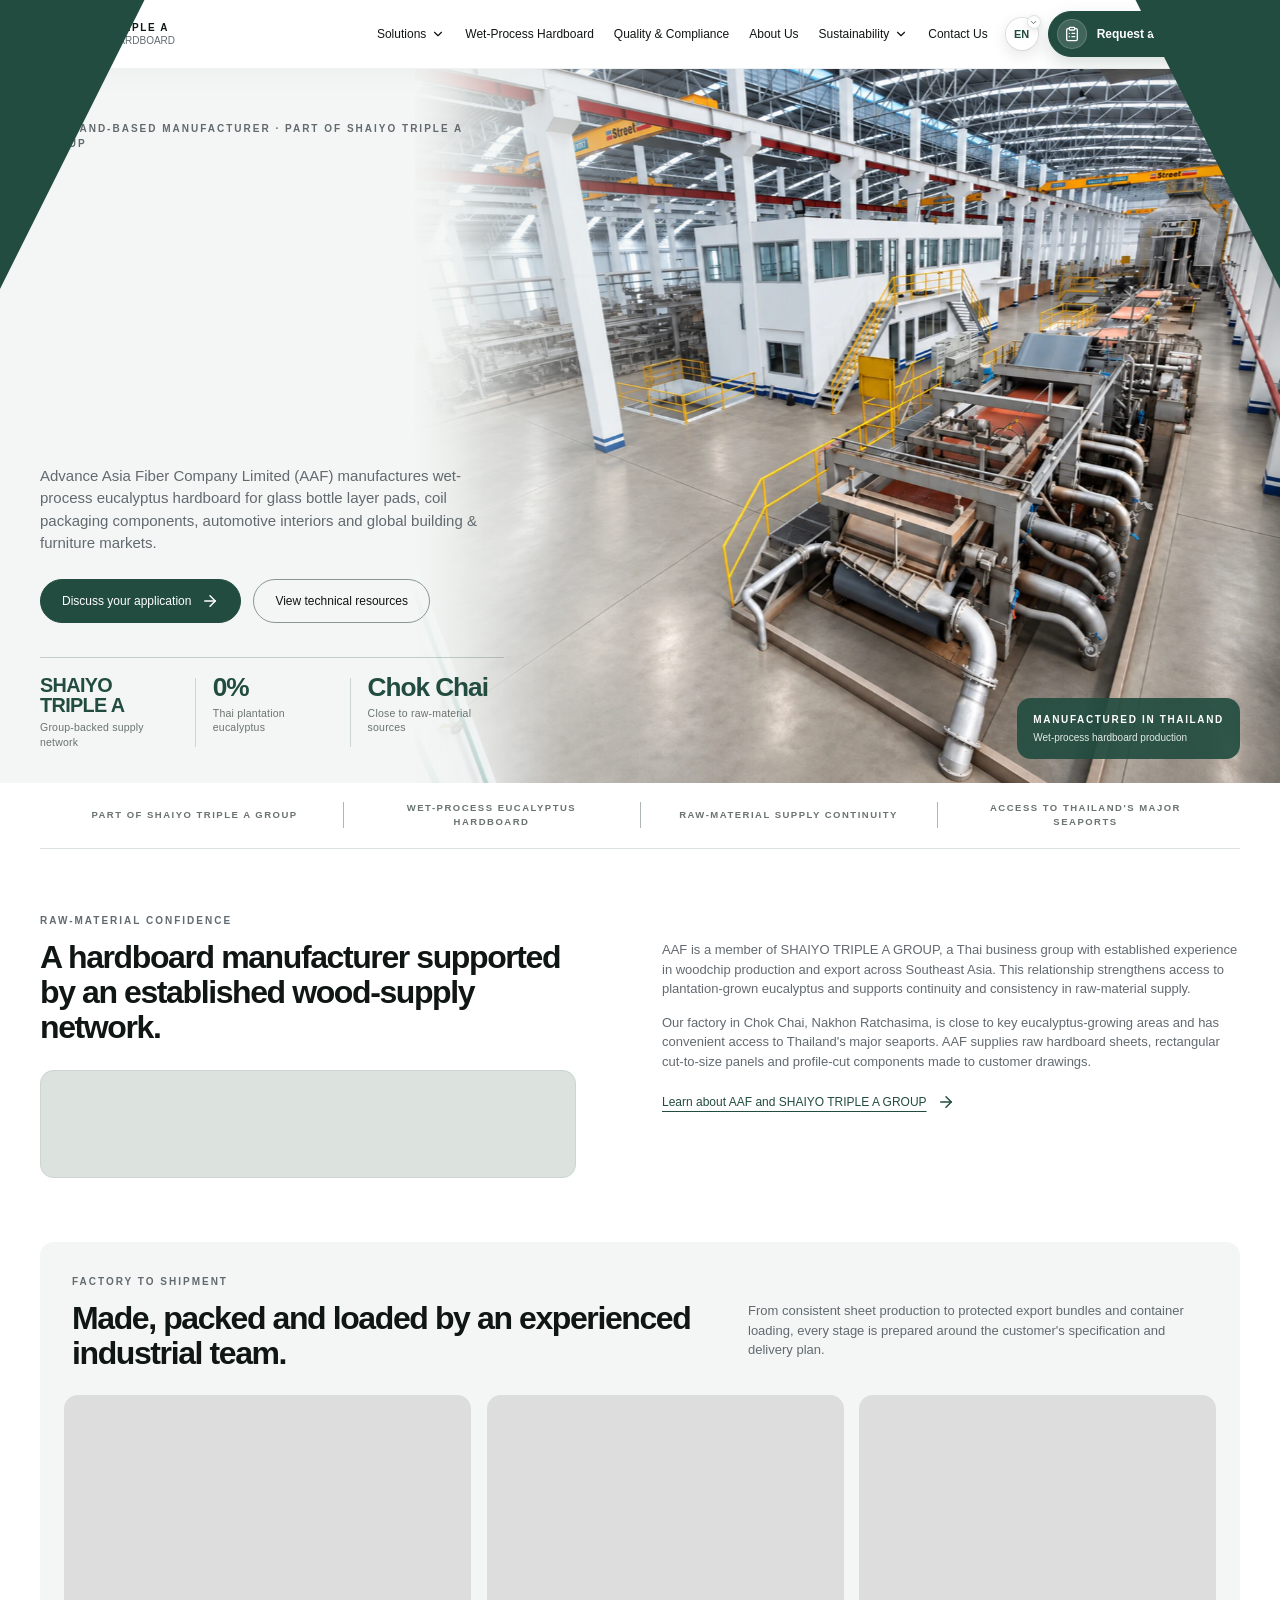
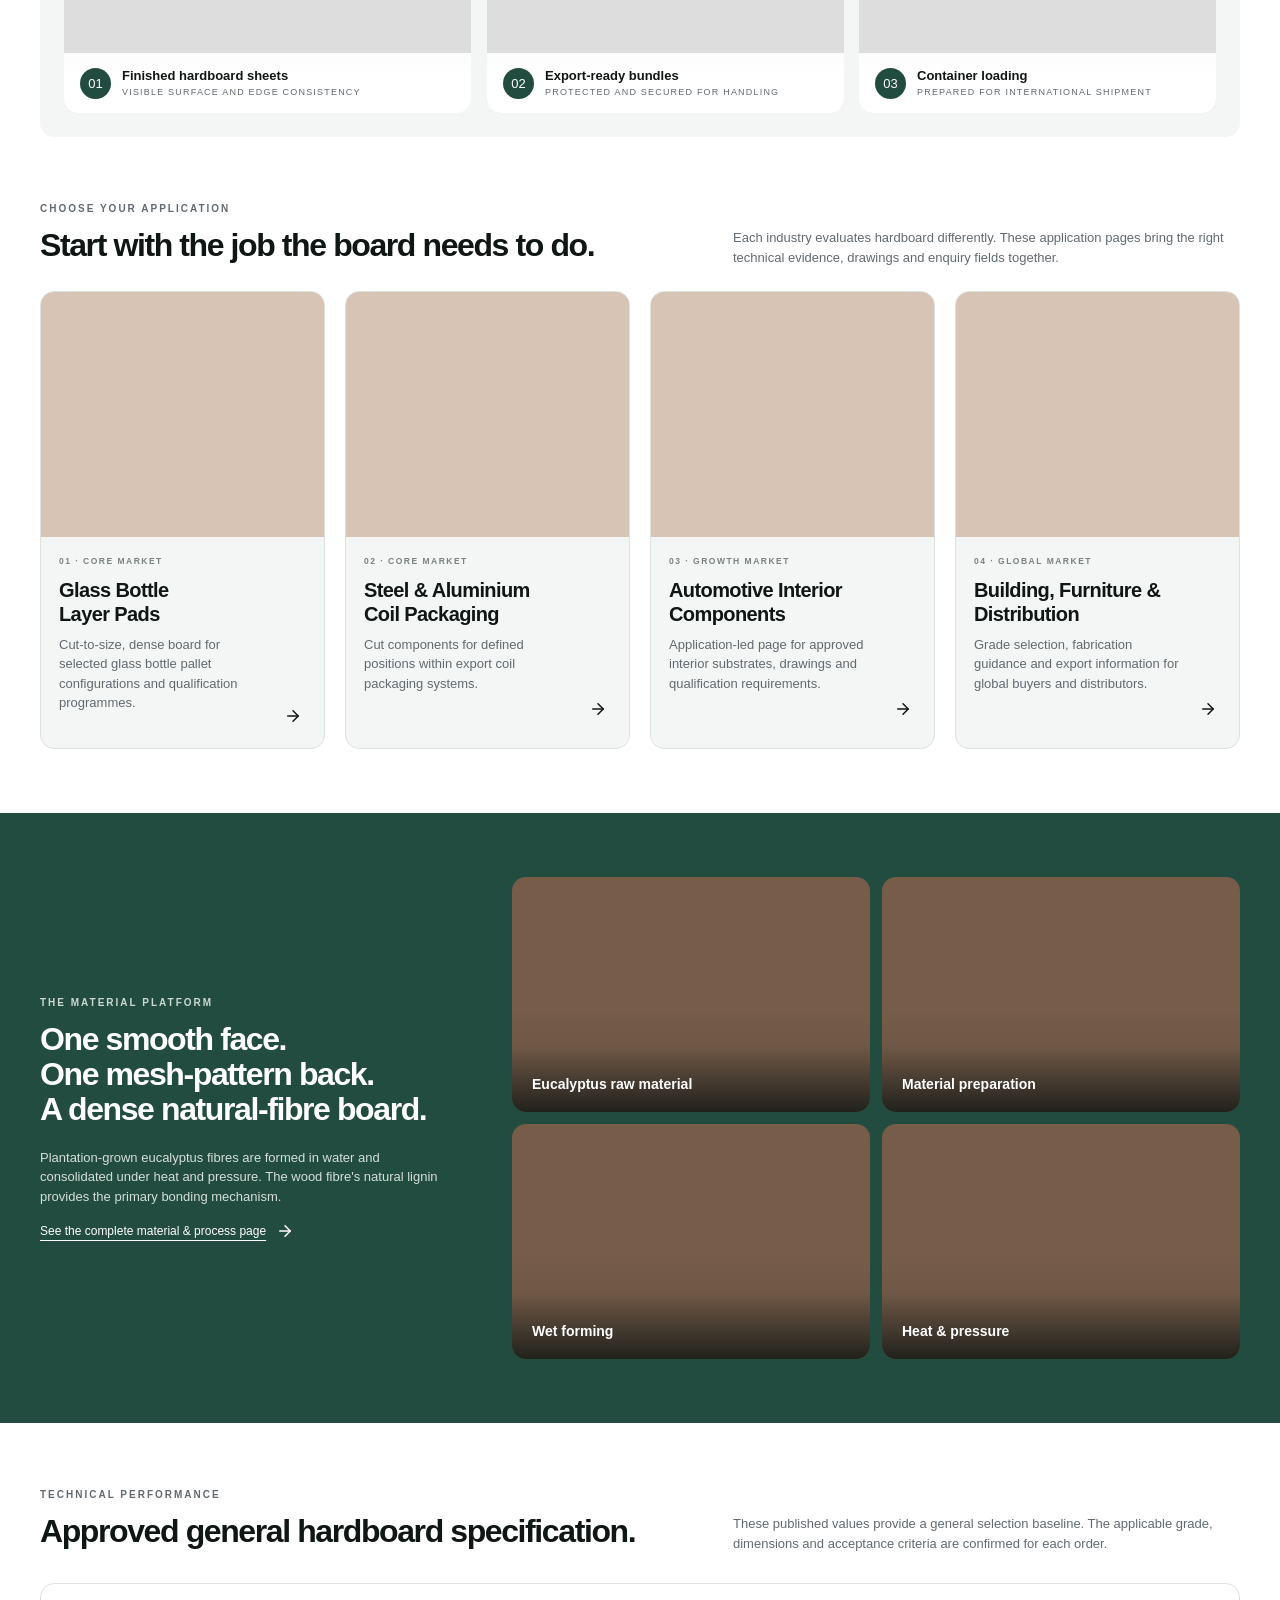
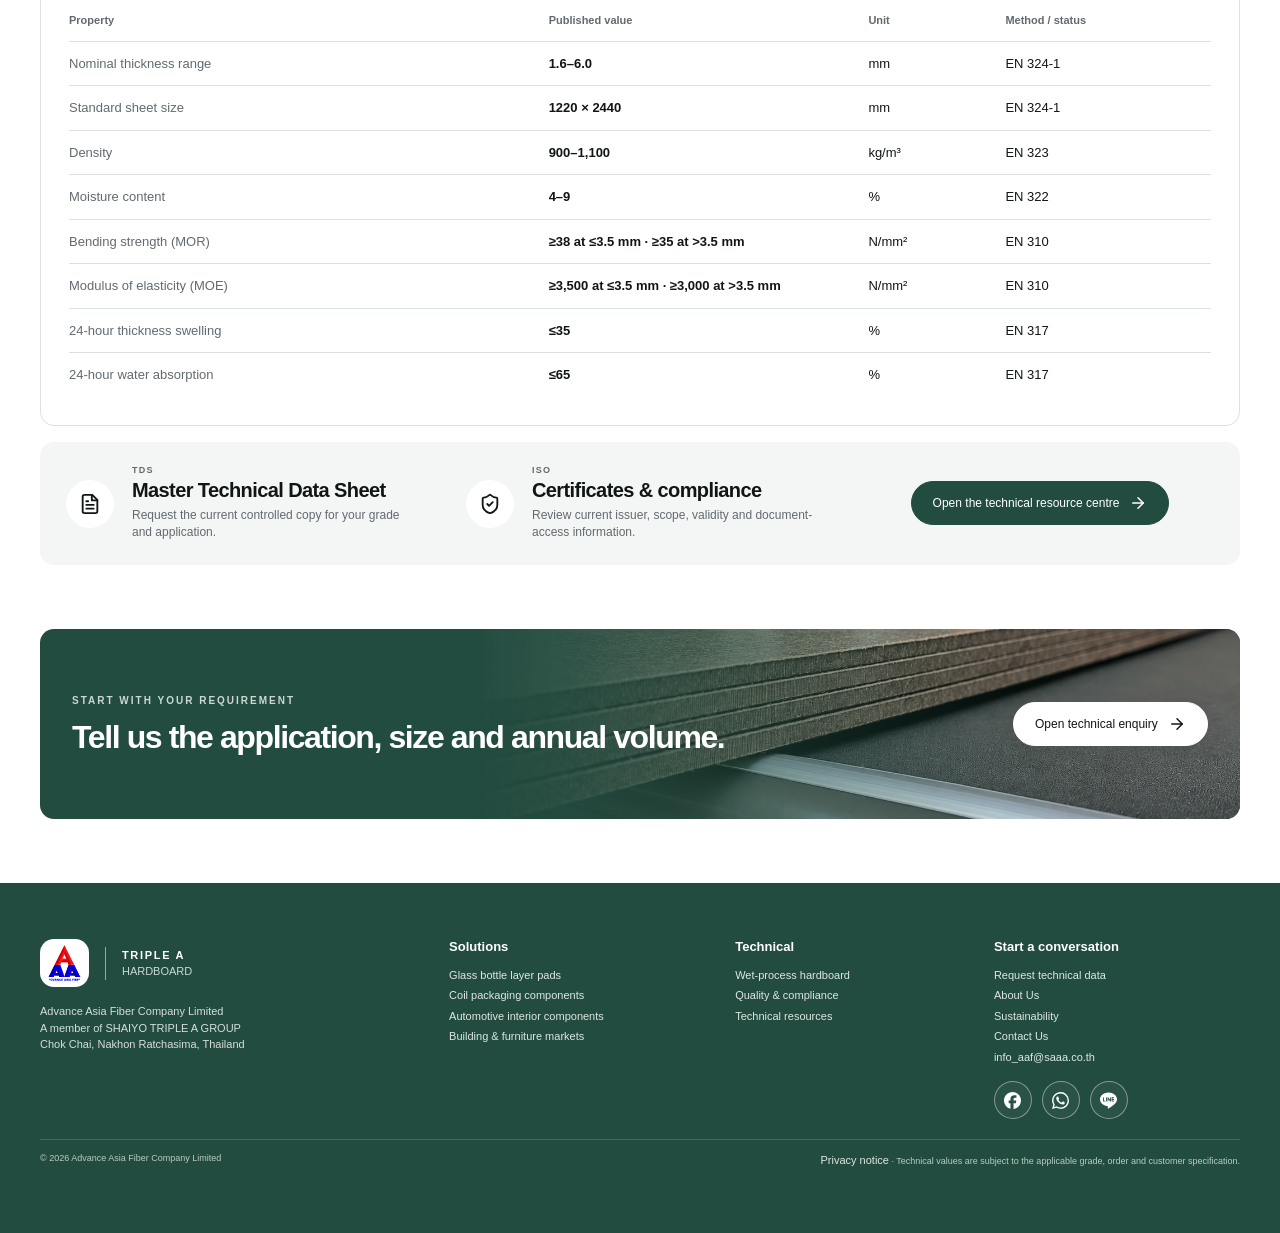
<file: index.html>
<!doctype html>
<html lang="en">
  <head>
    <meta charset="utf-8" />
    <meta content="width=device-width, initial-scale=1" name="viewport" />
    <link
      as="image"
      fetchpriority="high"
      href="assets/images/home/hero-hardboard-factory.webp"
      imagesizes="(max-width: 820px) 100vw, 54vw"
      rel="preload"
    />
    <title>AAF | Hardboard | Thailand</title>
    <meta
      content="Thailand-made wet-process eucalyptus hardboard for glass bottle layer pads, coil packaging, automotive interiors, furniture and building applications."
      name="description"
    />
    <meta content="noindex, follow" name="robots" />
    <meta content="noindex, follow, max-image-preview:large, max-snippet:-1" name="googlebot" />
    <meta content="Wet-Process Hardboard Manufacturer in Thailand | Triple A" property="og:title" />
    <meta
      content="Thailand-made wet-process eucalyptus hardboard for industrial applications and export markets."
      property="og:description"
    />
    <meta content="Triple A Hardboard" property="og:site_name" />
    <meta content="website" property="og:type" />
    <meta content="Triple A Hardboard production line" property="og:image:alt" />
    <meta content="summary_large_image" name="twitter:card" />
    <meta
      content="Wet-Process Hardboard Manufacturer in Thailand | Triple A"
      name="twitter:title"
    />
    <meta
      content="Thailand-made wet-process eucalyptus hardboard for industrial applications and export markets."
      name="twitter:description"
    />
    <link href="assets/logos/aaf-favicon.svg" rel="shortcut icon" type="image/svg+xml" />
    <link href="assets/logos/aaf-favicon.svg" rel="icon" type="image/svg+xml" />
    <!-- shared:styles:start -->
    <link href="css/tokens.css" rel="stylesheet" />
    <link href="css/global.css" rel="stylesheet" />
    <link href="css/components.css?v=22" rel="stylesheet" />
    <!-- shared:styles:end -->
    <link href="css/pages/home.css?v=5" rel="stylesheet" />
    <!-- shared:boot:start -->
    <script src="js/motion-boot.js"></script>
    <!-- shared:boot:end -->
  </head>
  <body>
    <div class="site-shell">
      <!-- shared:header:start -->
      <header class="site-header">
        <a aria-label="Triple A Hardboard home" class="brand" href="index.html"
          ><img
            alt="AAF — Advance Asia Fiber"
            class="brand-logo"
            src="assets/logos/aaf-favicon.svg"
          /><span class="brand-copy"><strong>TRIPLE A</strong><small>HARDBOARD</small></span></a
        >
        <nav aria-label="Main navigation" class="main-nav">
          <div class="nav-menu">
            <button class="nav-trigger" type="button">
              Solutions <span class="sr-only">⌄</span
              ><svg
                aria-hidden="true"
                class="lucide lucide-chevron-down"
                fill="none"
                focusable="false"
                height="24"
                stroke="currentColor"
                stroke-linecap="round"
                stroke-linejoin="round"
                stroke-width="2"
                viewbox="0 0 24 24"
                width="24"
                xmlns="http://www.w3.org/2000/svg"
              >
                <path d="m6 9 6 6 6-6"></path>
              </svg>
            </button>
            <div class="nav-dropdown">
              <a href="pages/glass-bottle-layer-pads.html">Glass Bottle Layer Pads</a
              ><a href="pages/coil-packaging-components.html"
                >Steel &amp; Aluminium Coil Packaging</a
              ><a href="pages/automotive-interior-components.html">Automotive Interior Components</a
              ><a href="pages/building-furniture-distribution.html"
                >Building &amp; Furniture Markets</a
              >
            </div>
          </div>
          <a href="pages/wet-process-hardboard.html">Wet-Process Hardboard</a>
          <a href="pages/quality-compliance.html">Quality &amp; Compliance</a>
          <a href="pages/about-us.html">About Us</a>
          <div class="nav-menu nav-sustainability">
            <a class="nav-trigger" href="pages/sustainability.html#from-tree-to-better-living"
              >Sustainability
              <svg
                aria-hidden="true"
                class="lucide lucide-chevron-down"
                fill="none"
                focusable="false"
                height="24"
                stroke="currentColor"
                stroke-linecap="round"
                stroke-linejoin="round"
                stroke-width="2"
                viewbox="0 0 24 24"
                width="24"
                xmlns="http://www.w3.org/2000/svg"
              >
                <path d="m6 9 6 6 6-6"></path></svg
            ></a>
            <div class="nav-dropdown" id="sustainability-dropdown">
              <a href="pages/sustainability.html#from-tree-to-better-living"
                >From Tree to Better Living</a
              ><a href="pages/sustainability.html#community-social-impact"
                >Community &amp; Social Impact</a
              ><a href="pages/sustainability.html#renewable-energy">Renewable Energy</a
              ><a href="pages/sustainability.html#nature-people-planet"
                >Nature, People &amp; Planet</a
              >
            </div>
          </div>
          <a class="nav-contact-link" href="pages/contact-us.html">Contact Us</a>
        </nav>
        <details class="mobile-nav">
          <summary aria-expanded="false" aria-label="Open navigation">
            <span aria-hidden="true" class="mobile-menu-lucide"
              ><svg
                class="lucide lucide-menu mobile-menu-open-icon"
                fill="none"
                height="24"
                stroke="currentColor"
                stroke-linecap="round"
                stroke-linejoin="round"
                stroke-width="2"
                viewbox="0 0 24 24"
                width="24"
                xmlns="http://www.w3.org/2000/svg"
              >
                <path d="M4 12h16"></path>
                <path d="M4 6h16"></path>
                <path d="M4 18h16"></path></svg
              ><svg
                class="lucide lucide-x mobile-menu-close-icon"
                fill="none"
                height="24"
                stroke="currentColor"
                stroke-linecap="round"
                stroke-linejoin="round"
                stroke-width="2"
                viewbox="0 0 24 24"
                width="24"
                xmlns="http://www.w3.org/2000/svg"
              >
                <path d="M18 6 6 18"></path>
                <path d="m6 6 12 12"></path></svg
            ></span>
          </summary>
          <div>
            <strong>Solutions</strong
            ><a href="pages/glass-bottle-layer-pads.html">Glass bottle layer pads</a
            ><a href="pages/coil-packaging-components.html">Coil packaging components</a
            ><a href="pages/automotive-interior-components.html">Automotive interiors</a
            ><a href="pages/building-furniture-distribution.html">Building &amp; furniture</a
            ><strong>Technical &amp; company</strong
            ><a href="pages/wet-process-hardboard.html">Wet-process hardboard</a
            ><a href="pages/quality-compliance.html">Quality &amp; compliance</a
            ><a href="pages/technical-resources.html">Technical resources</a
            ><a href="pages/about-us.html">About Us</a>
            <details class="mobile-sustainability">
              <summary>
                Sustainability
                <svg
                  aria-hidden="true"
                  class="lucide lucide-chevron-down"
                  fill="none"
                  focusable="false"
                  height="24"
                  stroke="currentColor"
                  stroke-linecap="round"
                  stroke-linejoin="round"
                  stroke-width="2"
                  viewbox="0 0 24 24"
                  width="24"
                  xmlns="http://www.w3.org/2000/svg"
                >
                  <path d="m6 9 6 6 6-6"></path>
                </svg>
              </summary>
              <div>
                <a href="pages/sustainability.html#from-tree-to-better-living"
                  >From Tree to Better Living</a
                ><a href="pages/sustainability.html#community-social-impact"
                  >Community &amp; Social Impact</a
                ><a href="pages/sustainability.html#renewable-energy">Renewable Energy</a
                ><a href="pages/sustainability.html#nature-people-planet"
                  >Nature, People &amp; Planet</a
                >
              </div>
            </details>
            <a href="pages/contact-us.html">Contact Us</a>
          </div>
        </details>
        <div class="header-actions">
          <details class="language-switcher">
            <summary aria-label="Change language" class="language-trigger" title="English">
              <span class="language-flag-wrap"
                ><img alt="" aria-hidden="true" class="circle-flag" src="assets/icons/flag-us.svg"
              /></span>
              <span aria-hidden="true" class="language-current-code">EN</span>
              <span aria-hidden="true" class="language-chevron"
                ><svg
                  class="lucide lucide-chevron-down"
                  fill="none"
                  height="24"
                  stroke="currentColor"
                  stroke-linecap="round"
                  stroke-linejoin="round"
                  stroke-width="2"
                  viewbox="0 0 24 24"
                  width="24"
                  xmlns="http://www.w3.org/2000/svg"
                >
                  <path d="m6 9 6 6 6-6"></path></svg
              ></span>
            </summary>
            <div aria-label="Languages" class="language-dropdown" role="menu">
              <button
                class="language-option is-active"
                data-code="EN"
                data-lang="en"
                data-name="English"
                role="menuitem"
                type="button"
              >
                <span class="language-option-flag"
                  ><img
                    alt=""
                    aria-hidden="true"
                    class="circle-flag"
                    src="assets/icons/flag-us.svg" /></span
                ><span>EN</span>
              </button>
              <button
                class="language-option"
                data-code="ES"
                data-lang="es"
                data-name="Español"
                role="menuitem"
                type="button"
              >
                <span class="language-option-flag"
                  ><img
                    alt=""
                    aria-hidden="true"
                    class="circle-flag"
                    src="assets/icons/flag-es.svg" /></span
                ><span>ES</span>
              </button>
              <button
                class="language-option"
                data-code="FR"
                data-lang="fr"
                data-name="Français"
                role="menuitem"
                type="button"
              >
                <span class="language-option-flag"
                  ><img
                    alt=""
                    aria-hidden="true"
                    class="circle-flag"
                    src="assets/icons/flag-fr.svg" /></span
                ><span>FR</span>
              </button>
              <button
                class="language-option"
                data-code="JA"
                data-lang="ja"
                data-name="日本語"
                role="menuitem"
                type="button"
              >
                <span class="language-option-flag"
                  ><img
                    alt=""
                    aria-hidden="true"
                    class="circle-flag"
                    src="assets/icons/flag-jp.svg" /></span
                ><span>JA</span>
              </button>
              <button
                class="language-option"
                data-code="TH"
                data-lang="th"
                data-name="ไทย"
                role="menuitem"
                type="button"
              >
                <span class="language-option-flag"
                  ><img
                    alt=""
                    aria-hidden="true"
                    class="circle-flag"
                    src="assets/icons/flag-th.svg" /></span
                ><span>TH</span>
              </button>
              <button
                class="language-option"
                data-code="ZH"
                data-lang="zh"
                data-name="中文"
                role="menuitem"
                type="button"
              >
                <span class="language-option-flag"
                  ><img
                    alt=""
                    aria-hidden="true"
                    class="circle-flag"
                    src="assets/icons/flag-cn.svg" /></span
                ><span>ZH</span>
              </button>
            </div>
          </details>
          <a
            class="button button-small button-primary header-quote-button"
            href="pages/request-a-quote.html"
            ><span aria-hidden="true" class="header-quote-icon"
              ><svg
                class="lucide lucide-clipboard-list"
                fill="none"
                height="24"
                stroke="currentColor"
                stroke-linecap="round"
                stroke-linejoin="round"
                stroke-width="2"
                viewbox="0 0 24 24"
                width="24"
                xmlns="http://www.w3.org/2000/svg"
              >
                <rect height="4" rx="1" ry="1" width="8" x="8" y="2"></rect>
                <path
                  d="M16 4h2a2 2 0 0 1 2 2v14a2 2 0 0 1-2 2H6a2 2 0 0 1-2-2V6a2 2 0 0 1 2-2h2"
                ></path>
                <path d="M12 11h4"></path>
                <path d="M12 16h4"></path>
                <path d="M8 11h.01"></path>
                <path d="M8 16h.01"></path></svg></span
            ><span>Request a quote</span
            ><svg
              aria-hidden="true"
              class="lucide lucide-arrow-right header-quote-arrow"
              fill="none"
              focusable="false"
              height="24"
              stroke="currentColor"
              stroke-linecap="round"
              stroke-linejoin="round"
              stroke-width="2"
              viewbox="0 0 24 24"
              width="24"
              xmlns="http://www.w3.org/2000/svg"
            >
              <path d="M5 12h14"></path>
              <path d="m12 5 7 7-7 7"></path></svg
          ></a>
        </div>
      </header>
      <!-- shared:header:end -->
      <main>
        <section class="hero page-width">
          <div class="hero-copy">
            <p class="eyebrow">Thailand-based manufacturer · Part of SHAIYO TRIPLE A GROUP</p>
            <h1>
              <span class="hero-title-accent">Wet-Process Hardboard</span><br /><span
                class="hero-title-subline"
                >Engineered for Industry</span
              >
            </h1>
            <p class="hero-lead">
              Advance Asia Fiber Company Limited (AAF) manufactures wet-process eucalyptus hardboard
              for glass bottle layer pads, coil packaging components, automotive interiors and
              global building &amp; furniture markets.
            </p>
            <div class="button-row">
              <a class="button button-primary" href="pages/request-a-quote.html"
                >Discuss your application <span class="sr-only">→</span
                ><svg
                  aria-hidden="true"
                  class="lucide lucide-arrow-right"
                  fill="none"
                  focusable="false"
                  height="24"
                  stroke="currentColor"
                  stroke-linecap="round"
                  stroke-linejoin="round"
                  stroke-width="2"
                  viewbox="0 0 24 24"
                  width="24"
                  xmlns="http://www.w3.org/2000/svg"
                >
                  <path d="M5 12h14"></path>
                  <path d="m12 5 7 7-7 7"></path></svg></a
              ><a class="button button-secondary" href="pages/technical-resources.html"
                >View technical resources</a
              >
            </div>
            <div aria-label="Raw-material and location strengths" class="hero-meta">
              <div class="kpi-item">
                <strong>SHAIYO TRIPLE A</strong><span>Group-backed supply network</span>
              </div>
              <div class="kpi-item">
                <strong data-kpi-counter="100" data-kpi-suffix="%">0%</strong
                ><span>Thai plantation eucalyptus</span>
              </div>
              <div class="kpi-item">
                <strong>Chok Chai</strong><span>Close to raw-material sources</span>
              </div>
            </div>
          </div>
          <figure class="hero-media actual-media">
            <img
              alt="Wide-angle view of the Triple A wet-process hardboard production line in Thailand"
              class="media-cover"
              decoding="async"
              fetchpriority="high"
              loading="eager"
              sizes="(max-width: 820px) 100vw, 54vw"
              src="assets/images/home/hero-hardboard-factory.webp"
            />
            <figcaption>
              <strong>Manufactured in Thailand</strong><span>Wet-process hardboard production</span>
            </figcaption>
          </figure>
        </section>
        <section class="proof-bar">
          <div class="page-width proof-bar-inner">
            <span>Part of SHAIYO TRIPLE A GROUP</span><span>Wet-process eucalyptus hardboard</span
            ><span>Raw-material supply continuity</span
            ><span>Access to Thailand's major seaports</span>
          </div>
        </section>
        <section aria-labelledby="home-company-title" class="home-company-intro page-width">
          <div class="home-company-lead">
            <p class="eyebrow">Raw-material confidence</p>
            <h2 id="home-company-title">
              A hardboard manufacturer supported by an established wood-supply network.
            </h2>
            <figure
              aria-label="SHAIYO TRIPLE A GROUP wood-supply network"
              class="home-company-network-image"
            >
              <img
                alt="SHAIYO TRIPLE A GROUP wood-supply network from eucalyptus nursery and plantation through harvested wood and renewable-energy infrastructure"
                decoding="async"
                loading="lazy"
                src="assets/images/home/company-wood-supply-network.webp"
              />
            </figure>
          </div>
          <div class="home-company-copy">
            <p>
              AAF is a member of SHAIYO TRIPLE A GROUP, a Thai business group with established
              experience in woodchip production and export across Southeast Asia. This relationship
              strengthens access to plantation-grown eucalyptus and supports continuity and
              consistency in raw-material supply.
            </p>
            <p>
              Our factory in Chok Chai, Nakhon Ratchasima, is close to key eucalyptus-growing areas
              and has convenient access to Thailand's major seaports. AAF supplies raw hardboard
              sheets, rectangular cut-to-size panels and profile-cut components made to customer
              drawings.
            </p>
            <a class="text-link" href="pages/about-us.html"
              >Learn about AAF and SHAIYO TRIPLE A GROUP <span class="sr-only">→</span
              ><svg
                aria-hidden="true"
                class="lucide lucide-arrow-right"
                fill="none"
                focusable="false"
                height="24"
                stroke="currentColor"
                stroke-linecap="round"
                stroke-linejoin="round"
                stroke-width="2"
                viewbox="0 0 24 24"
                width="24"
                xmlns="http://www.w3.org/2000/svg"
              >
                <path d="M5 12h14"></path>
                <path d="m12 5 7 7-7 7"></path></svg
            ></a>
          </div>
        </section>
        <section aria-labelledby="home-evidence-title" class="home-evidence page-width">
          <div class="home-evidence-heading">
            <div>
              <p class="eyebrow">Factory to shipment</p>
              <h2 id="home-evidence-title">
                Made, packed and loaded by an experienced industrial team.
              </h2>
            </div>
            <p>
              From consistent sheet production to protected export bundles and container loading,
              every stage is prepared around the customer's specification and delivery plan.
            </p>
          </div>
          <div class="home-evidence-grid">
            <figure class="evidence-card evidence-card-wide">
              <img
                alt="Close-up of finished hardboard sheets showing the smooth face and dense edges"
                class="media-cover"
                decoding="async"
                loading="lazy"
                sizes="(max-width: 820px) 100vw, 50vw"
                src="assets/images/home/factory-hardboard-sheet-stack.webp"
              />
              <figcaption>
                <span>01</span><strong>Finished hardboard sheets</strong
                ><small>Visible surface and edge consistency</small>
              </figcaption>
            </figure>
            <figure class="evidence-card evidence-card-export">
              <img
                alt="Protected hardboard bundles prepared for export inside the factory"
                class="media-cover"
                decoding="async"
                loading="lazy"
                sizes="(max-width: 820px) 100vw, 25vw"
                src="assets/images/home/factory-export-packing.webp"
              />
              <figcaption>
                <span>02</span><strong>Export-ready bundles</strong
                ><small>Protected and secured for handling</small>
              </figcaption>
            </figure>
            <figure class="evidence-card">
              <img
                alt="Hardboard export bundles secured inside a shipping container"
                class="media-cover"
                decoding="async"
                loading="lazy"
                sizes="(max-width: 820px) 100vw, 25vw"
                src="assets/images/home/factory-container-loading.webp"
              />
              <figcaption>
                <span>03</span><strong>Container loading</strong
                ><small>Prepared for international shipment</small>
              </figcaption>
            </figure>
          </div>
        </section>
        <section class="page-section page-width">
          <div class="section-header">
            <p class="eyebrow">Choose your application</p>
            <h2>Start with the job the board needs to do.</h2>
            <p>
              Each industry evaluates hardboard differently. These application pages bring the right
              technical evidence, drawings and enquiry fields together.
            </p>
          </div>
          <div class="application-grid">
            <article class="application-card application-card-featured">
              <figure class="application-actual-media">
                <img
                  alt="Glass bottles arranged on a pallet with hardboard layer pads between each layer"
                  class="media-cover"
                  decoding="async"
                  loading="lazy"
                  sizes="(max-width: 820px) 100vw, 32vw"
                  src="assets/images/home/application-glass-bottle-layer-pad.webp"
                />
                <figcaption>
                  <strong>GLS-01</strong><span>Hardboard layer pads in a glass-bottle pallet</span>
                </figcaption>
              </figure>
              <div class="card-copy">
                <p class="card-number">01 · CORE MARKET</p>
                <h3>Glass Bottle<br />Layer Pads</h3>
                <p>
                  Cut-to-size, dense board for selected glass bottle pallet configurations and
                  qualification programmes.
                </p>
                <a class="card-arrow" href="pages/glass-bottle-layer-pads.html"
                  >Explore glass applications <span class="sr-only">→</span
                  ><svg
                    aria-hidden="true"
                    class="lucide lucide-arrow-right"
                    fill="none"
                    focusable="false"
                    height="24"
                    stroke="currentColor"
                    stroke-linecap="round"
                    stroke-linejoin="round"
                    stroke-width="2"
                    viewbox="0 0 24 24"
                    width="24"
                    xmlns="http://www.w3.org/2000/svg"
                  >
                    <path d="M5 12h14"></path>
                    <path d="m12 5 7 7-7 7"></path></svg
                ></a>
              </div>
            </article>
            <article class="application-card application-card-featured">
              <figure class="application-actual-media">
                <img
                  alt="Complete steel coil packaging system using hardboard protective components"
                  class="media-cover"
                  decoding="async"
                  loading="lazy"
                  sizes="(max-width: 820px) 100vw, 32vw"
                  src="assets/images/home/application-coil-packaging.webp"
                />
                <figcaption>
                  <strong>COI-01</strong><span>Complete coil packaging system</span>
                </figcaption>
              </figure>
              <div class="card-copy">
                <p class="card-number">02 · CORE MARKET</p>
                <h3>Steel &amp; Aluminium<br />Coil Packaging</h3>
                <p>Cut components for defined positions within export coil packaging systems.</p>
                <a class="card-arrow" href="pages/coil-packaging-components.html"
                  >Explore coil applications <span class="sr-only">→</span
                  ><svg
                    aria-hidden="true"
                    class="lucide lucide-arrow-right"
                    fill="none"
                    focusable="false"
                    height="24"
                    stroke="currentColor"
                    stroke-linecap="round"
                    stroke-linejoin="round"
                    stroke-width="2"
                    viewbox="0 0 24 24"
                    width="24"
                    xmlns="http://www.w3.org/2000/svg"
                  >
                    <path d="M5 12h14"></path>
                    <path d="m12 5 7 7-7 7"></path></svg
                ></a>
              </div>
            </article>
            <article class="application-card application-card-planned">
              <figure class="application-actual-media">
                <img
                  alt="Vehicle cutaway showing representative installed locations of automotive hardboard components"
                  class="media-cover"
                  decoding="async"
                  loading="lazy"
                  sizes="(max-width: 820px) 100vw, 24vw"
                  src="assets/images/home/application-automotive-interior.webp"
                />
                <figcaption>
                  <strong>AUT-03</strong><span>Representative installed locations</span>
                </figcaption>
              </figure>
              <div class="card-copy">
                <p class="card-number">03 · GROWTH MARKET</p>
                <h3>Automotive Interior Components</h3>
                <p>
                  Application-led page for approved interior substrates, drawings and qualification
                  requirements.
                </p>
                <a class="card-arrow" href="pages/automotive-interior-components.html"
                  >Explore automotive applications <span class="sr-only">→</span
                  ><svg
                    aria-hidden="true"
                    class="lucide lucide-arrow-right"
                    fill="none"
                    focusable="false"
                    height="24"
                    stroke="currentColor"
                    stroke-linecap="round"
                    stroke-linejoin="round"
                    stroke-width="2"
                    viewbox="0 0 24 24"
                    width="24"
                    xmlns="http://www.w3.org/2000/svg"
                  >
                    <path d="M5 12h14"></path>
                    <path d="m12 5 7 7-7 7"></path></svg
                ></a>
              </div>
            </article>
            <article class="application-card application-card-planned">
              <figure class="application-actual-media">
                <img
                  alt="Furniture application manufactured with hardboard components"
                  class="media-cover"
                  decoding="async"
                  loading="lazy"
                  sizes="(max-width: 820px) 100vw, 24vw"
                  src="assets/images/home/application-furniture.webp"
                />
                <figcaption>
                  <strong>BLD-01</strong><span>Hardboard furniture application</span>
                </figcaption>
              </figure>
              <div class="card-copy">
                <p class="card-number">04 · GLOBAL MARKET</p>
                <h3>Building, Furniture &amp; Distribution</h3>
                <p>
                  Grade selection, fabrication guidance and export information for global buyers and
                  distributors.
                </p>
                <a class="card-arrow" href="pages/building-furniture-distribution.html"
                  >Explore building &amp; furniture <span class="sr-only">→</span
                  ><svg
                    aria-hidden="true"
                    class="lucide lucide-arrow-right"
                    fill="none"
                    focusable="false"
                    height="24"
                    stroke="currentColor"
                    stroke-linecap="round"
                    stroke-linejoin="round"
                    stroke-width="2"
                    viewbox="0 0 24 24"
                    width="24"
                    xmlns="http://www.w3.org/2000/svg"
                  >
                    <path d="M5 12h14"></path>
                    <path d="m12 5 7 7-7 7"></path></svg
                ></a>
              </div>
            </article>
          </div>
        </section>
        <section class="material-section" id="material">
          <div class="page-width material-grid">
            <div>
              <p class="eyebrow eyebrow-light">The material platform</p>
              <h2>
                One smooth face.<br />One mesh-pattern back.<br />A dense natural-fibre board.
              </h2>
              <p>
                Plantation-grown eucalyptus fibres are formed in water and consolidated under heat
                and pressure. The wood fibre's natural lignin provides the primary bonding
                mechanism.
              </p>
              <a class="text-link text-link-light" href="pages/wet-process-hardboard.html"
                >See the complete material &amp; process page <span class="sr-only">→</span
                ><svg
                  aria-hidden="true"
                  class="lucide lucide-arrow-right"
                  fill="none"
                  focusable="false"
                  height="24"
                  stroke="currentColor"
                  stroke-linecap="round"
                  stroke-linejoin="round"
                  stroke-width="2"
                  viewbox="0 0 24 24"
                  width="24"
                  xmlns="http://www.w3.org/2000/svg"
                >
                  <path d="M5 12h14"></path>
                  <path d="m12 5 7 7-7 7"></path></svg
              ></a>
            </div>
            <div class="process-steps process-photo-steps">
              <figure>
                <img
                  alt="Eucalyptus raw material for wet-process hardboard"
                  class="media-cover"
                  decoding="async"
                  loading="lazy"
                  sizes="(max-width: 820px) 50vw, 25vw"
                  src="assets/images/home/process-eucalyptus-raw-material.webp"
                />
                <figcaption><b>Eucalyptus raw material</b></figcaption>
              </figure>
              <figure>
                <img
                  alt="Raw material preparation stage in the hardboard factory"
                  class="media-cover"
                  decoding="async"
                  loading="lazy"
                  sizes="(max-width: 820px) 50vw, 25vw"
                  src="assets/images/home/process-material-preparation.webp"
                />
                <figcaption><b>Material preparation</b></figcaption>
              </figure>
              <figure>
                <img
                  alt="Wet forming line for hardboard mat formation"
                  class="media-cover"
                  decoding="async"
                  loading="lazy"
                  sizes="(max-width: 820px) 50vw, 25vw"
                  src="assets/images/home/process-wet-forming.webp"
                />
                <figcaption><b>Wet forming</b></figcaption>
              </figure>
              <figure>
                <img
                  alt="Hardboard hot press using heat and pressure"
                  class="media-cover"
                  decoding="async"
                  loading="lazy"
                  sizes="(max-width: 820px) 50vw, 25vw"
                  src="assets/images/home/process-hot-press.webp"
                />
                <figcaption><b>Heat &amp; pressure</b></figcaption>
              </figure>
            </div>
          </div>
        </section>
        <section class="page-section page-width" id="technical-data">
          <div class="split-heading">
            <div class="section-header">
              <p class="eyebrow">Technical performance</p>
              <h2>Approved general hardboard specification.</h2>
              <p>
                These published values provide a general selection baseline. The applicable grade,
                dimensions and acceptance criteria are confirmed for each order.
              </p>
            </div>
          </div>
          <div class="table-wrap" id="quality">
            <table class="spec-table">
              <caption class="sr-only">
                Approved general hardboard specification.
              </caption>
              <thead>
                <tr>
                  <th scope="col">Property</th>
                  <th scope="col">Published value</th>
                  <th scope="col">Unit</th>
                  <th scope="col">Method / status</th>
                </tr>
              </thead>
              <tbody>
                <tr>
                  <td>Nominal thickness range</td>
                  <td>1.6–6.0</td>
                  <td>mm</td>
                  <td>EN 324-1</td>
                </tr>
                <tr>
                  <td>Standard sheet size</td>
                  <td>1220 × 2440</td>
                  <td>mm</td>
                  <td>EN 324-1</td>
                </tr>
                <tr>
                  <td>Density</td>
                  <td>900–1,100</td>
                  <td>kg/m³</td>
                  <td>EN 323</td>
                </tr>
                <tr>
                  <td>Moisture content</td>
                  <td>4–9</td>
                  <td>%</td>
                  <td>EN 322</td>
                </tr>
                <tr>
                  <td>Bending strength (MOR)</td>
                  <td>≥38 at ≤3.5 mm · ≥35 at &gt;3.5 mm</td>
                  <td>N/mm²</td>
                  <td>EN 310</td>
                </tr>
                <tr>
                  <td>Modulus of elasticity (MOE)</td>
                  <td>≥3,500 at ≤3.5 mm · ≥3,000 at &gt;3.5 mm</td>
                  <td>N/mm²</td>
                  <td>EN 310</td>
                </tr>
                <tr>
                  <td>24-hour thickness swelling</td>
                  <td>≤35</td>
                  <td>%</td>
                  <td>EN 317</td>
                </tr>
                <tr>
                  <td>24-hour water absorption</td>
                  <td>≤65</td>
                  <td>%</td>
                  <td>EN 317</td>
                </tr>
              </tbody>
            </table>
          </div>
          <div class="technical-actions">
            <div>
              <span class="doc-icon"
                ><svg
                  aria-hidden="true"
                  class="lucide lucide-file-text"
                  fill="none"
                  focusable="false"
                  height="24"
                  stroke="currentColor"
                  stroke-linecap="round"
                  stroke-linejoin="round"
                  stroke-width="2"
                  viewbox="0 0 24 24"
                  width="24"
                  xmlns="http://www.w3.org/2000/svg"
                >
                  <path
                    d="M14.5 2H6a2 2 0 0 0-2 2v16a2 2 0 0 0 2 2h12a2 2 0 0 0 2-2V7.5L14.5 2z"
                  ></path>
                  <polyline points="14 2 14 8 20 8"></polyline>
                  <line x1="16" x2="8" y1="13" y2="13"></line>
                  <line x1="16" x2="8" y1="17" y2="17"></line>
                  <line x1="10" x2="8" y1="9" y2="9"></line></svg
              ></span>
              <div>
                <span class="doc-code">TDS</span><strong>Master Technical Data Sheet</strong
                ><small>Request the current controlled copy for your grade and application.</small>
              </div>
            </div>
            <div>
              <span class="doc-icon"
                ><svg
                  aria-hidden="true"
                  class="lucide lucide-shield-check"
                  fill="none"
                  focusable="false"
                  height="24"
                  stroke="currentColor"
                  stroke-linecap="round"
                  stroke-linejoin="round"
                  stroke-width="2"
                  viewbox="0 0 24 24"
                  width="24"
                  xmlns="http://www.w3.org/2000/svg"
                >
                  <path
                    d="M20 13c0 5-3.5 7.5-7.66 8.95a1 1 0 0 1-.67-.01C7.5 20.5 4 18 4 13V6a1 1 0 0 1 1-1c2 0 4.5-1.2 6.24-2.72a1.17 1.17 0 0 1 1.52 0C14.51 3.81 17 5 19 5a1 1 0 0 1 1 1z"
                  ></path>
                  <path d="m9 12 2 2 4-4"></path></svg
              ></span>
              <div>
                <span class="doc-code">ISO</span><strong>Certificates &amp; compliance</strong
                ><small
                  >Review current issuer, scope, validity and document-access information.</small
                >
              </div>
            </div>
            <div class="technical-action-cta">
              <a class="button button-primary" href="pages/technical-resources.html"
                >Open the technical resource centre <span class="sr-only">→</span
                ><svg
                  aria-hidden="true"
                  class="lucide lucide-arrow-right"
                  fill="none"
                  focusable="false"
                  height="24"
                  stroke="currentColor"
                  stroke-linecap="round"
                  stroke-linejoin="round"
                  stroke-width="2"
                  viewbox="0 0 24 24"
                  width="24"
                  xmlns="http://www.w3.org/2000/svg"
                >
                  <path d="M5 12h14"></path>
                  <path d="m12 5 7 7-7 7"></path></svg
              ></a>
            </div>
          </div>
        </section>
        <section class="cta-section">
          <div class="page-width cta-inner">
            <div>
              <p class="eyebrow eyebrow-light">Start with your requirement</p>
              <h2>Tell us the application, size and annual volume.</h2>
            </div>
            <a class="button button-light" href="pages/request-a-quote.html"
              >Open technical enquiry <span class="sr-only">→</span
              ><svg
                aria-hidden="true"
                class="lucide lucide-arrow-right"
                fill="none"
                focusable="false"
                height="24"
                stroke="currentColor"
                stroke-linecap="round"
                stroke-linejoin="round"
                stroke-width="2"
                viewbox="0 0 24 24"
                width="24"
                xmlns="http://www.w3.org/2000/svg"
              >
                <path d="M5 12h14"></path>
                <path d="m12 5 7 7-7 7"></path></svg
            ></a>
          </div>
        </section>
      </main>
      <!-- shared:footer:start -->
      <footer class="site-footer" id="company">
        <div class="footer-inner">
          <div class="footer-grid">
            <div>
              <div class="brand brand-footer">
                <img
                  alt="AAF — Advance Asia Fiber"
                  class="brand-logo"
                  src="assets/logos/aaf-favicon.svg"
                /><span class="brand-copy"><strong>TRIPLE A</strong><small>HARDBOARD</small></span>
              </div>
              <p>
                Advance Asia Fiber Company Limited<br />A member of SHAIYO TRIPLE A GROUP<br />Chok
                Chai, Nakhon Ratchasima, Thailand
              </p>
            </div>
            <div>
              <h3>Solutions</h3>
              <a href="pages/glass-bottle-layer-pads.html">Glass bottle layer pads</a>
              <a href="pages/coil-packaging-components.html">Coil packaging components</a>
              <a href="pages/automotive-interior-components.html">Automotive interior components</a>
              <a href="pages/building-furniture-distribution.html"
                >Building &amp; furniture markets</a
              >
            </div>
            <div>
              <h3>Technical</h3>
              <a href="pages/wet-process-hardboard.html">Wet-process hardboard</a>
              <a href="pages/quality-compliance.html">Quality &amp; compliance</a>
              <a href="pages/technical-resources.html">Technical resources</a>
            </div>
            <div>
              <h3>Start a conversation</h3>
              <a href="pages/request-a-quote.html">Request technical data</a>
              <a href="pages/about-us.html">About Us</a>
              <a href="pages/sustainability.html">Sustainability</a>
              <a href="pages/contact-us.html">Contact Us</a>
              <a href="mailto:info_aaf@saaa.co.th">info_aaf@saaa.co.th</a>
              <div aria-label="Social media" class="footer-socials">
                <a
                  aria-label="Facebook"
                  class="footer-social-icon"
                  data-placeholder="production-url"
                  href="#"
                  title="Facebook — production URL pending"
                  ><svg aria-hidden="true" focusable="false" viewBox="0 0 24 24">
                    <use href="assets/icons/facebook.svg#icon"></use></svg></a
                ><a
                  aria-label="WhatsApp"
                  class="footer-social-icon"
                  data-placeholder="production-url"
                  href="#"
                  title="WhatsApp — production URL pending"
                  ><svg aria-hidden="true" focusable="false" viewBox="0 0 24 24">
                    <use href="assets/icons/whatsapp.svg#icon"></use></svg></a
                ><a
                  aria-label="LINE"
                  class="footer-social-icon"
                  data-placeholder="production-url"
                  href="#"
                  title="LINE — production URL pending"
                  ><svg aria-hidden="true" focusable="false" viewBox="0 0 24 24">
                    <use href="assets/icons/line.svg#icon"></use></svg
                ></a>
              </div>
            </div>
          </div>
          <div class="footer-bottom">
            <span>© 2026 Advance Asia Fiber Company Limited</span
            ><span
              ><a href="pages/privacy.html">Privacy notice</a> · Technical values are subject to the
              applicable grade, order and customer specification.</span
            >
          </div>
        </div>
      </footer>
      <!-- shared:footer:end -->
    </div>
    <!-- shared:scripts:start -->
    <script src="js/vendor/gsap.min.js"></script>
    <script src="js/vendor/SplitText.min.js"></script>
    <script src="js/main.js" type="module"></script>
    <!-- shared:scripts:end -->
    <script src="js/pages/home.js" type="module"></script>
  </body>
</html>
</file>
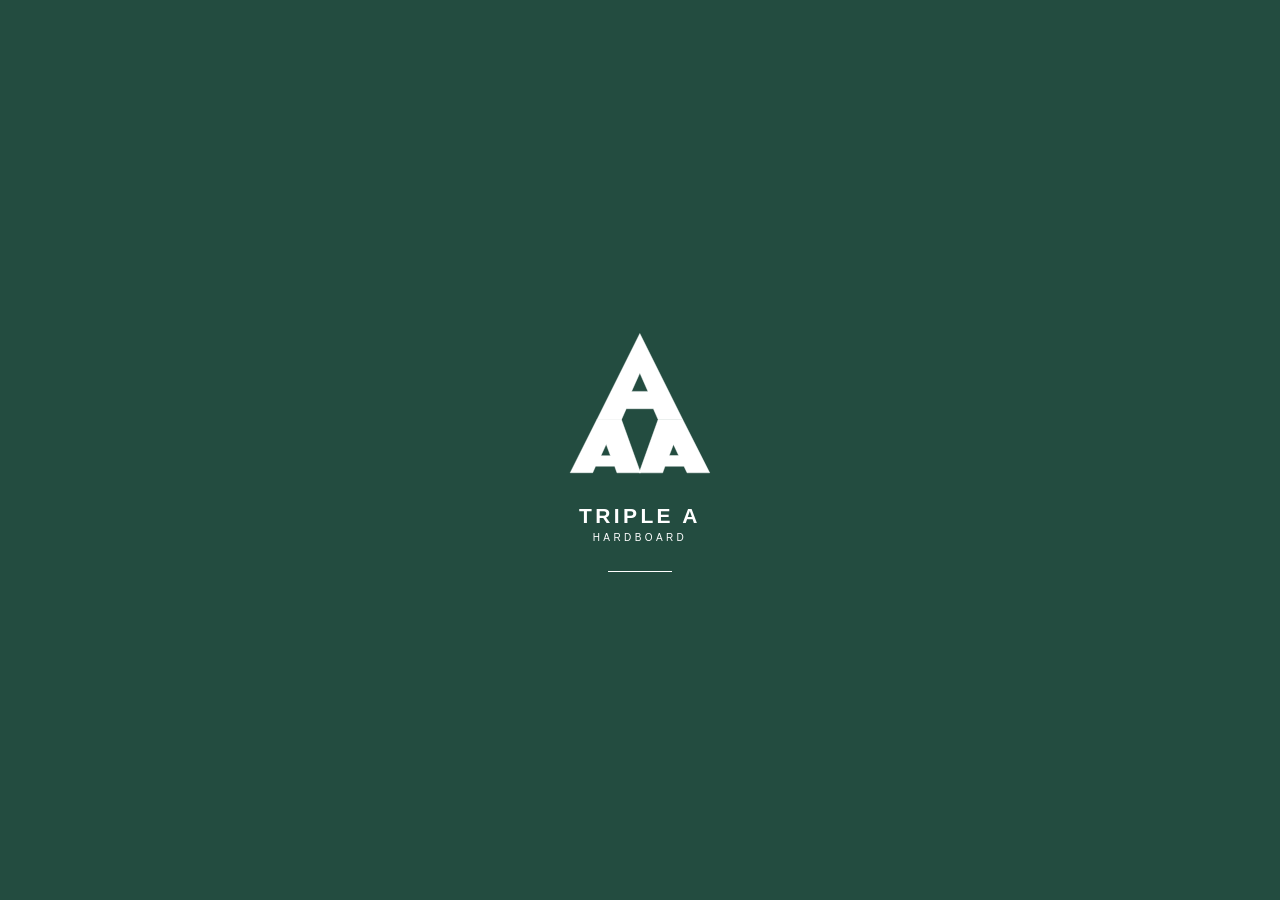
<file: pages/_template.html>
<!DOCTYPE html>
<html lang="en">
  <head>
<meta charset="utf-8"/>
<meta content="width=device-width,initial-scale=1" name="viewport"/>
<meta content="noindex,follow" name="robots"/>
<title>New page | AAF</title>
<link href="../assets/logos/aaf-favicon.svg" rel="icon" type="image/svg+xml"/>
<link href="../css/tokens.css?v=20260917-gsap-splittext-v1" rel="stylesheet"/>
<link href="../css/global.css" rel="stylesheet"/>
<link href="../css/components.css?v=20260917-gsap-splittext-v1" rel="stylesheet"/>
<link href="../css/responsive.css" rel="stylesheet"/>
<!-- Add only this page's stylesheet after the shared styles, when needed. -->
<script src="../js/motion-boot.js"></script>
</head>
  <body>
    <div class="site-shell">
      <!-- shared:header:start -->
<header class="site-header">
  <a aria-label="Triple A Hardboard home" class="brand" href="../index.html"><img alt="AAF — Advance Asia Fiber" class="brand-logo" src="../assets/logos/aaf-favicon.svg"/><span class="brand-copy"><strong>TRIPLE A</strong><small>HARDBOARD</small></span></a>
  <nav aria-label="Main navigation" class="main-nav">
    <div class="nav-menu">
      <button class="nav-trigger" type="button">Solutions <span class="sr-only">⌄</span><svg aria-hidden="true" class="lucide lucide-chevron-down" fill="none" focusable="false" height="24" stroke="currentColor" stroke-linecap="round" stroke-linejoin="round" stroke-width="2" viewbox="0 0 24 24" width="24" xmlns="http://www.w3.org/2000/svg"><path d="m6 9 6 6 6-6"></path></svg></button>
      <div class="nav-dropdown"><a href="../pages/glass-bottle-layer-pads.html">Glass Bottle Layer Pads</a><a href="../pages/coil-packaging-components.html">Steel &amp; Aluminium Coil Packaging</a><a href="../pages/automotive-interior-components.html">Automotive Interior Components</a><a href="../pages/building-furniture-distribution.html">Building &amp; Furniture Markets</a></div>
    </div>
    <a href="../pages/wet-process-hardboard.html">Wet-Process Hardboard</a>
    <a href="../pages/quality-compliance.html">Quality &amp; Compliance</a>
    <a href="../pages/about-us.html">About Us</a>
    <a class="nav-contact-link" href="../pages/contact-us.html">Contact Us</a>
  </nav>
  <details class="mobile-nav">
    <summary aria-expanded="false" aria-label="Open navigation"><span aria-hidden="true" class="mobile-menu-lucide"><svg class="lucide lucide-menu mobile-menu-open-icon" fill="none" height="24" stroke="currentColor" stroke-linecap="round" stroke-linejoin="round" stroke-width="2" viewbox="0 0 24 24" width="24" xmlns="http://www.w3.org/2000/svg"><path d="M4 12h16"></path><path d="M4 6h16"></path><path d="M4 18h16"></path></svg><svg class="lucide lucide-x mobile-menu-close-icon" fill="none" height="24" stroke="currentColor" stroke-linecap="round" stroke-linejoin="round" stroke-width="2" viewbox="0 0 24 24" width="24" xmlns="http://www.w3.org/2000/svg"><path d="M18 6 6 18"></path><path d="m6 6 12 12"></path></svg></span></summary>
    <div><strong>Solutions</strong><a href="../pages/glass-bottle-layer-pads.html">Glass bottle layer pads</a><a href="../pages/coil-packaging-components.html">Coil packaging components</a><a href="../pages/automotive-interior-components.html">Automotive interiors</a><a href="../pages/building-furniture-distribution.html">Building &amp; furniture</a><strong>Technical &amp; company</strong><a href="../pages/wet-process-hardboard.html">Wet-process hardboard</a><a href="../pages/quality-compliance.html">Quality &amp; compliance</a><a href="../pages/technical-resources.html">Technical resources</a><a href="../pages/about-us.html">About Us</a><a href="../pages/contact-us.html">Contact Us</a></div>
  </details>
  <div class="header-actions">
    <details class="language-switcher">
      <summary aria-label="Change language" class="language-trigger" title="English">
<span class="language-flag-wrap"><img alt="" aria-hidden="true" class="circle-flag" src="../assets/icons/flag-us.svg"/></span>
<span aria-hidden="true" class="language-current-code">EN</span>
<span aria-hidden="true" class="language-chevron"><svg class="lucide lucide-chevron-down" fill="none" height="24" stroke="currentColor" stroke-linecap="round" stroke-linejoin="round" stroke-width="2" viewbox="0 0 24 24" width="24" xmlns="http://www.w3.org/2000/svg"><path d="m6 9 6 6 6-6"></path></svg></span>
</summary>
      <div aria-label="Languages" class="language-dropdown" role="menu">
<button class="language-option is-active" data-code="EN" data-lang="en" data-name="English" role="menuitem" type="button"><span class="language-option-flag"><img alt="" aria-hidden="true" class="circle-flag" src="../assets/icons/flag-us.svg"/></span><span>EN</span></button>
<button class="language-option" data-code="ES" data-lang="es" data-name="Español" role="menuitem" type="button"><span class="language-option-flag"><img alt="" aria-hidden="true" class="circle-flag" src="../assets/icons/flag-es.svg"/></span><span>ES</span></button>
<button class="language-option" data-code="FR" data-lang="fr" data-name="Français" role="menuitem" type="button"><span class="language-option-flag"><img alt="" aria-hidden="true" class="circle-flag" src="../assets/icons/flag-fr.svg"/></span><span>FR</span></button>
<button class="language-option" data-code="JA" data-lang="ja" data-name="日本語" role="menuitem" type="button"><span class="language-option-flag"><img alt="" aria-hidden="true" class="circle-flag" src="../assets/icons/flag-jp.svg"/></span><span>JA</span></button>
<button class="language-option" data-code="TH" data-lang="th" data-name="ไทย" role="menuitem" type="button"><span class="language-option-flag"><img alt="" aria-hidden="true" class="circle-flag" src="../assets/icons/flag-th.svg"/></span><span>TH</span></button>
<button class="language-option" data-code="ZH" data-lang="zh" data-name="中文" role="menuitem" type="button"><span class="language-option-flag"><img alt="" aria-hidden="true" class="circle-flag" src="../assets/icons/flag-cn.svg"/></span><span>ZH</span></button>
</div>
    </details>
    <a class="button button-small button-primary header-quote-button" href="../pages/request-a-quote.html"><span aria-hidden="true" class="header-quote-icon"><svg class="lucide lucide-clipboard-list" fill="none" height="24" stroke="currentColor" stroke-linecap="round" stroke-linejoin="round" stroke-width="2" viewbox="0 0 24 24" width="24" xmlns="http://www.w3.org/2000/svg"><rect height="4" rx="1" ry="1" width="8" x="8" y="2"></rect><path d="M16 4h2a2 2 0 0 1 2 2v14a2 2 0 0 1-2 2H6a2 2 0 0 1-2-2V6a2 2 0 0 1 2-2h2"></path><path d="M12 11h4"></path><path d="M12 16h4"></path><path d="M8 11h.01"></path><path d="M8 16h.01"></path></svg></span><span>Request a quote</span><svg aria-hidden="true" class="lucide lucide-arrow-right header-quote-arrow" fill="none" focusable="false" height="24" stroke="currentColor" stroke-linecap="round" stroke-linejoin="round" stroke-width="2" viewbox="0 0 24 24" width="24" xmlns="http://www.w3.org/2000/svg"><path d="M5 12h14"></path><path d="m12 5 7 7-7 7"></path></svg></a>
  </div>
</header>
<!-- shared:header:end -->
      <main>
        <section class="page-section page-width">
          <h1>New page</h1>
          <!-- Author approved content here. This shell is not a public page. -->
        </section>
      </main>
      <!-- shared:footer:start -->
<footer class="site-footer" id="company">
  <div class="footer-inner">
    <div class="footer-grid">
      <div>
        <div class="brand brand-footer"><img alt="AAF — Advance Asia Fiber" class="brand-logo" src="../assets/logos/aaf-favicon.svg"/><span class="brand-copy"><strong>TRIPLE A</strong><small>HARDBOARD</small></span></div>
        <p>Advance Asia Fiber Company Limited<br/>A member of SHAIYO TRIPLE A GROUP<br/>Chok Chai, Nakhon Ratchasima, Thailand</p>
      </div>
      <div>
        <h3>Solutions</h3>
        <a href="../pages/glass-bottle-layer-pads.html">Glass bottle layer pads</a>
        <a href="../pages/coil-packaging-components.html">Coil packaging components</a>
        <a href="../pages/automotive-interior-components.html">Automotive interior components</a>
        <a href="../pages/building-furniture-distribution.html">Building &amp; furniture markets</a>
      </div>
      <div>
        <h3>Technical</h3>
        <a href="../pages/wet-process-hardboard.html">Wet-process hardboard</a>
        <a href="../pages/quality-compliance.html">Quality &amp; compliance</a>
        <a href="../pages/technical-resources.html">Technical resources</a>
      </div>
      <div>
        <h3>Start a conversation</h3>
        <a href="../pages/request-a-quote.html">Request technical data</a>
        <a href="../pages/about-us.html">About Us</a>
        <a href="../pages/contact-us.html">Contact Us</a>
        <a href="mailto:info_aaf@saaa.co.th">info_aaf@saaa.co.th</a>
        <div aria-label="Social media" class="footer-socials"><a aria-label="Facebook" class="footer-social-icon" data-placeholder="production-url" href="#" title="Facebook — production URL pending"><svg aria-hidden="true" focusable="false" viewbox="0 0 24 24"><path d="M9.101 23.691v-7.98H6.627v-3.667h2.474v-1.58c0-4.085 1.848-5.978 5.858-5.978.401 0 .955.042 1.468.103a8.68 8.68 0 0 1 1.141.195v3.325a8.623 8.623 0 0 0-.653-.036 26.805 26.805 0 0 0-.733-.009c-.707 0-1.259.096-1.675.309a1.686 1.686 0 0 0-.679.622c-.258.42-.374.995-.374 1.752v1.297h3.919l-.386 2.103-.287 1.564h-3.246v8.245C19.396 23.238 24 18.179 24 12.044c0-6.627-5.373-12-12-12s-12 5.373-12 12c0 5.628 3.874 10.35 9.101 11.647Z" fill="currentColor"></path></svg></a><a aria-label="WhatsApp" class="footer-social-icon" data-placeholder="production-url" href="#" title="WhatsApp — production URL pending"><svg aria-hidden="true" focusable="false" viewbox="0 0 24 24"><path d="M17.472 14.382c-.297-.149-1.758-.867-2.03-.967-.273-.099-.471-.148-.67.15-.197.297-.767.966-.94 1.164-.173.199-.347.223-.644.075-.297-.15-1.255-.463-2.39-1.475-.883-.788-1.48-1.761-1.653-2.059-.173-.297-.018-.458.13-.606.134-.133.298-.347.446-.52.149-.174.198-.298.298-.497.099-.198.05-.371-.025-.52-.075-.149-.669-1.612-.916-2.207-.242-.579-.487-.5-.669-.51-.173-.008-.371-.01-.57-.01-.198 0-.52.074-.792.372-.272.297-1.04 1.016-1.04 2.479 0 1.462 1.065 2.875 1.213 3.074.149.198 2.096 3.2 5.077 4.487.709.306 1.262.489 1.694.625.712.227 1.36.195 1.871.118.571-.085 1.758-.719 2.006-1.413.248-.694.248-1.289.173-1.413-.074-.124-.272-.198-.57-.347m-5.421 7.403h-.004a9.87 9.87 0 0 1-5.031-1.378l-.361-.214-3.741.982.998-3.648-.235-.374a9.86 9.86 0 0 1-1.51-5.26c.001-5.45 4.436-9.884 9.888-9.884 2.64 0 5.122 1.03 6.988 2.898a9.825 9.825 0 0 1 2.893 6.994c-.003 5.45-4.437 9.884-9.885 9.884m8.413-18.297A11.815 11.815 0 0 0 12.05 0C5.495 0 .16 5.335.157 11.892c0 2.096.547 4.142 1.588 5.945L.057 24l6.305-1.654a11.882 11.882 0 0 0 5.683 1.448h.005c6.554 0 11.89-5.335 11.893-11.893a11.821 11.821 0 0 0-3.48-8.413Z" fill="currentColor"></path></svg></a><a aria-label="LINE" class="footer-social-icon" data-placeholder="production-url" href="#" title="LINE — production URL pending"><svg aria-hidden="true" focusable="false" viewbox="0 0 24 24"><path d="M19.365 9.863c.349 0 .63.285.63.631 0 .345-.281.63-.63.63H17.61v1.125h1.755c.349 0 .63.283.63.63 0 .344-.281.629-.63.629h-2.386c-.345 0-.627-.285-.627-.629V8.108c0-.345.282-.63.63-.63h2.386c.346 0 .627.285.627.63 0 .349-.281.63-.63.63H17.61v1.125h1.755zm-3.855 3.016c0 .27-.174.51-.432.596-.064.021-.133.031-.199.031-.211 0-.391-.09-.51-.25l-2.443-3.317v2.94c0 .344-.279.629-.631.629-.346 0-.626-.285-.626-.629V8.108c0-.27.173-.51.43-.595.06-.023.136-.033.194-.033.195 0 .375.104.495.254l2.462 3.33V8.108c0-.345.282-.63.63-.63.345 0 .63.285.63.63v4.771zm-5.741 0c0 .344-.282.629-.631.629-.345 0-.627-.285-.627-.629V8.108c0-.345.282-.63.63-.63.346 0 .628.285.628.63v4.771zm-2.466.629H4.917c-.345 0-.63-.285-.63-.629V8.108c0-.345.285-.63.63-.63.348 0 .63.285.63.63v4.141h1.756c.348 0 .629.283.629.63 0 .344-.282.629-.629.629M24 10.314C24 4.943 18.615.572 12 .572S0 4.943 0 10.314c0 4.811 4.27 8.842 10.035 9.608.391.082.923.258 1.058.59.12.301.079.766.038 1.08l-.164 1.02c-.045.301-.24 1.186 1.049.645 1.291-.539 6.916-4.078 9.436-6.975C23.176 14.393 24 12.458 24 10.314" fill="currentColor"></path></svg></a></div>
      </div>
    </div>
    <div class="footer-bottom"><span>© 2026 Advance Asia Fiber Company Limited</span><span><a href="../pages/privacy.html">Privacy notice</a> · Technical values are subject to the applicable grade, order and customer specification.</span></div>
  </div>
</footer>
<!-- shared:footer:end -->
    </div>
    <script src="../js/vendor/gsap.min.js?v=3.13.0"></script>
    <script src="../js/vendor/SplitText.min.js?v=3.13.0"></script>
    <script src="../js/main.js?v=20260916-opening-reveal-v4" type="module"></script>
  </body>
</html>
</file>
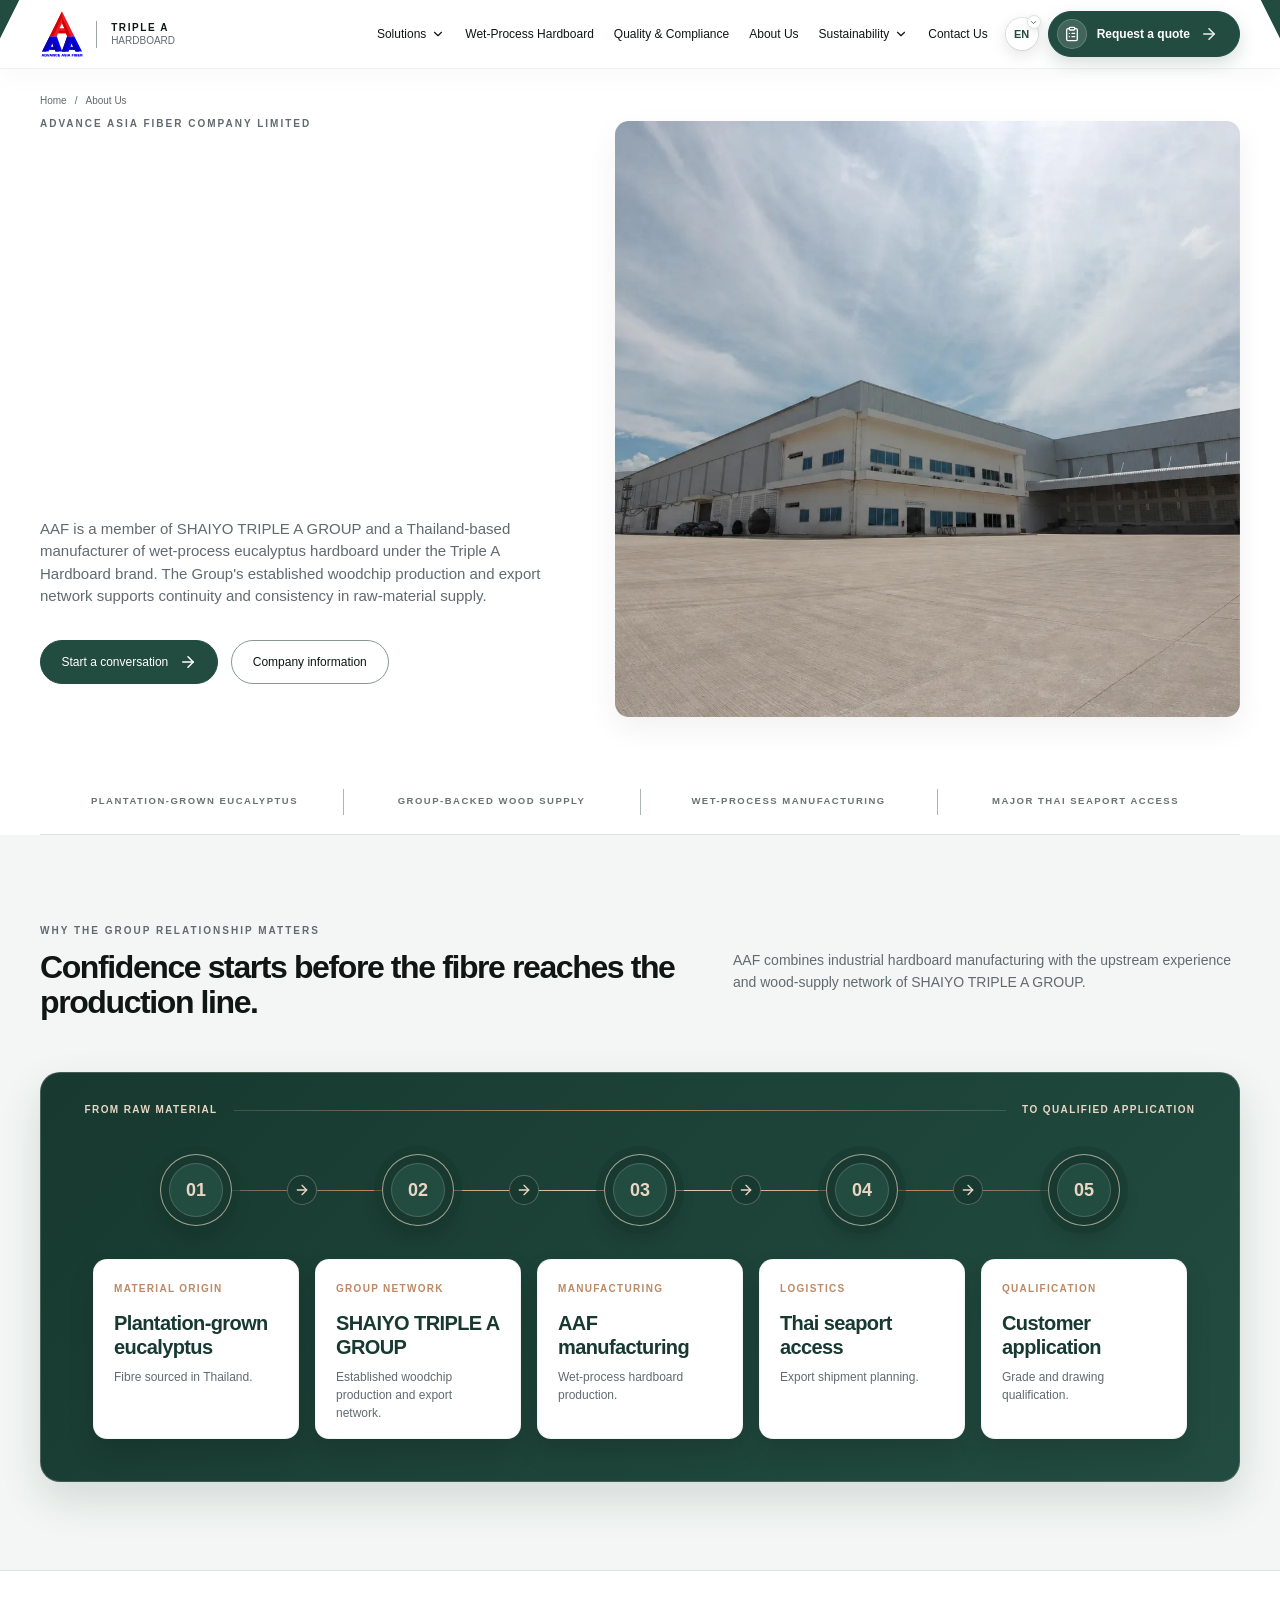
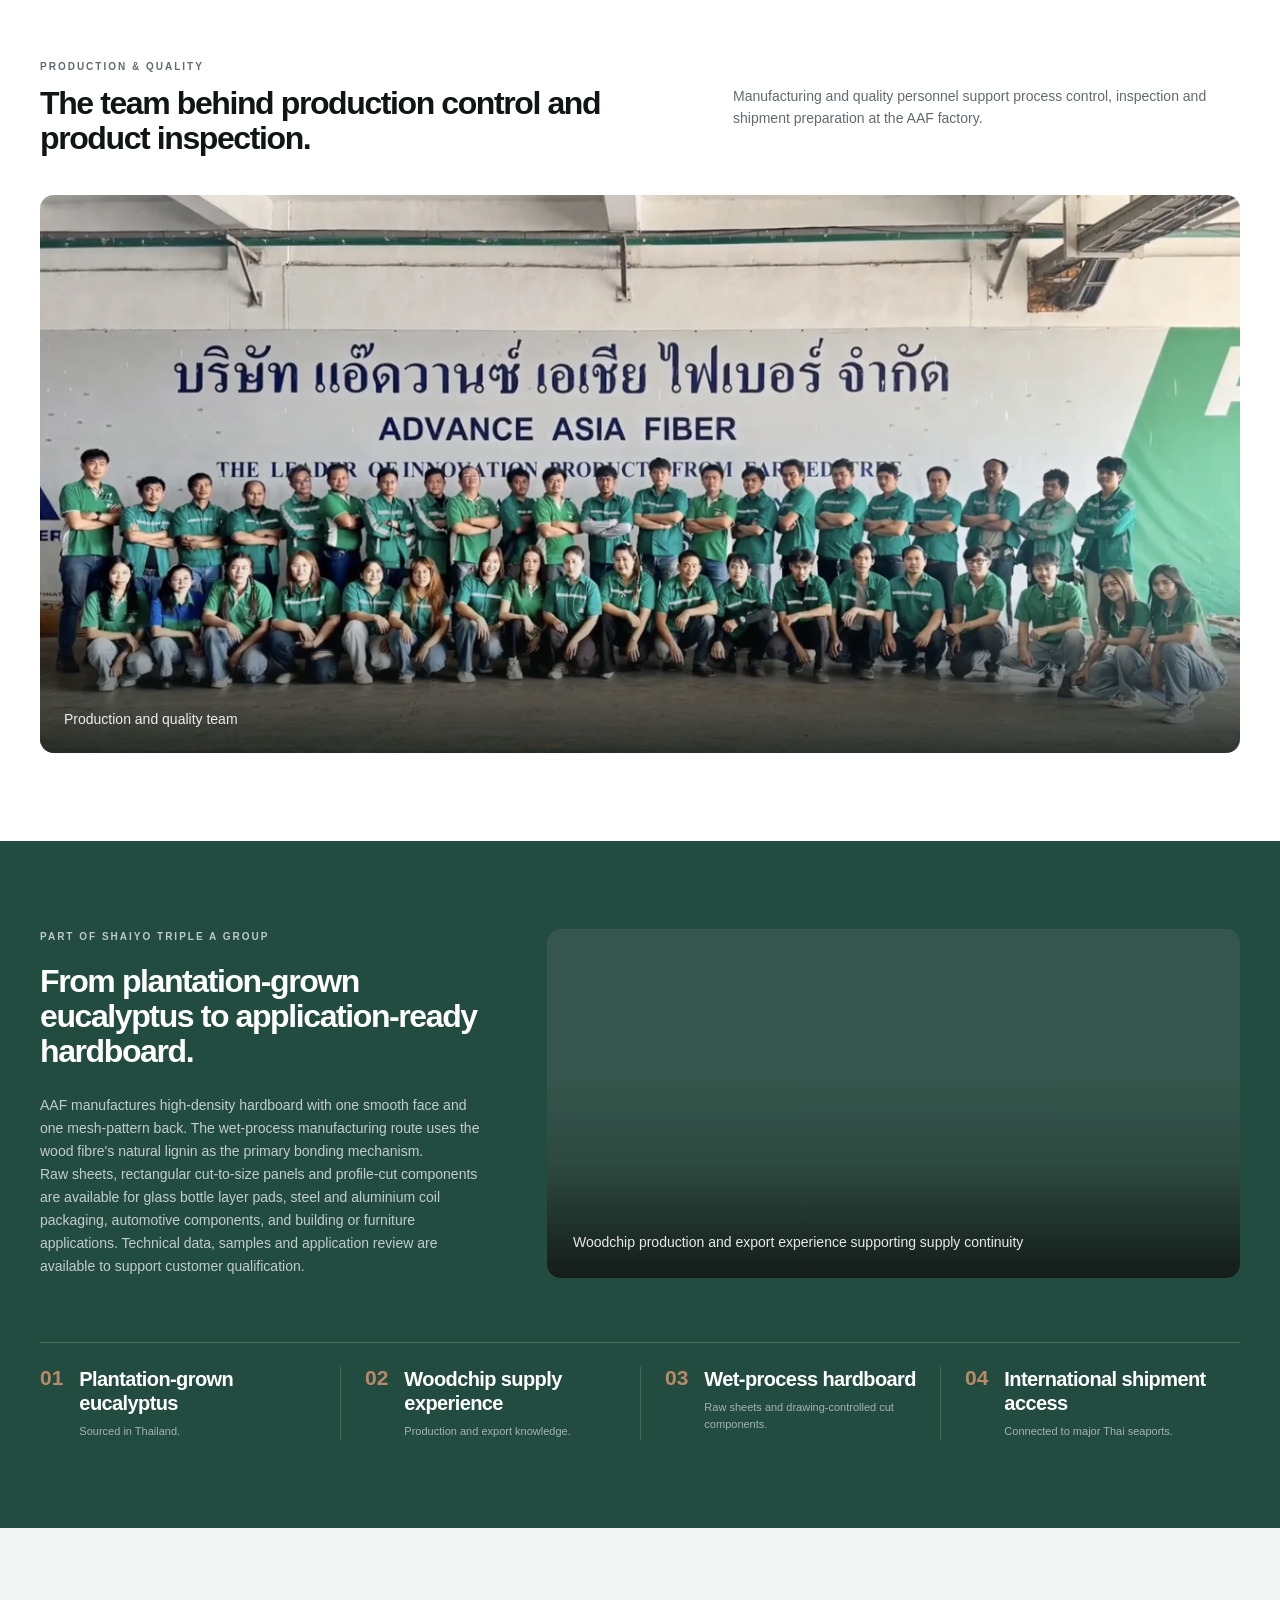
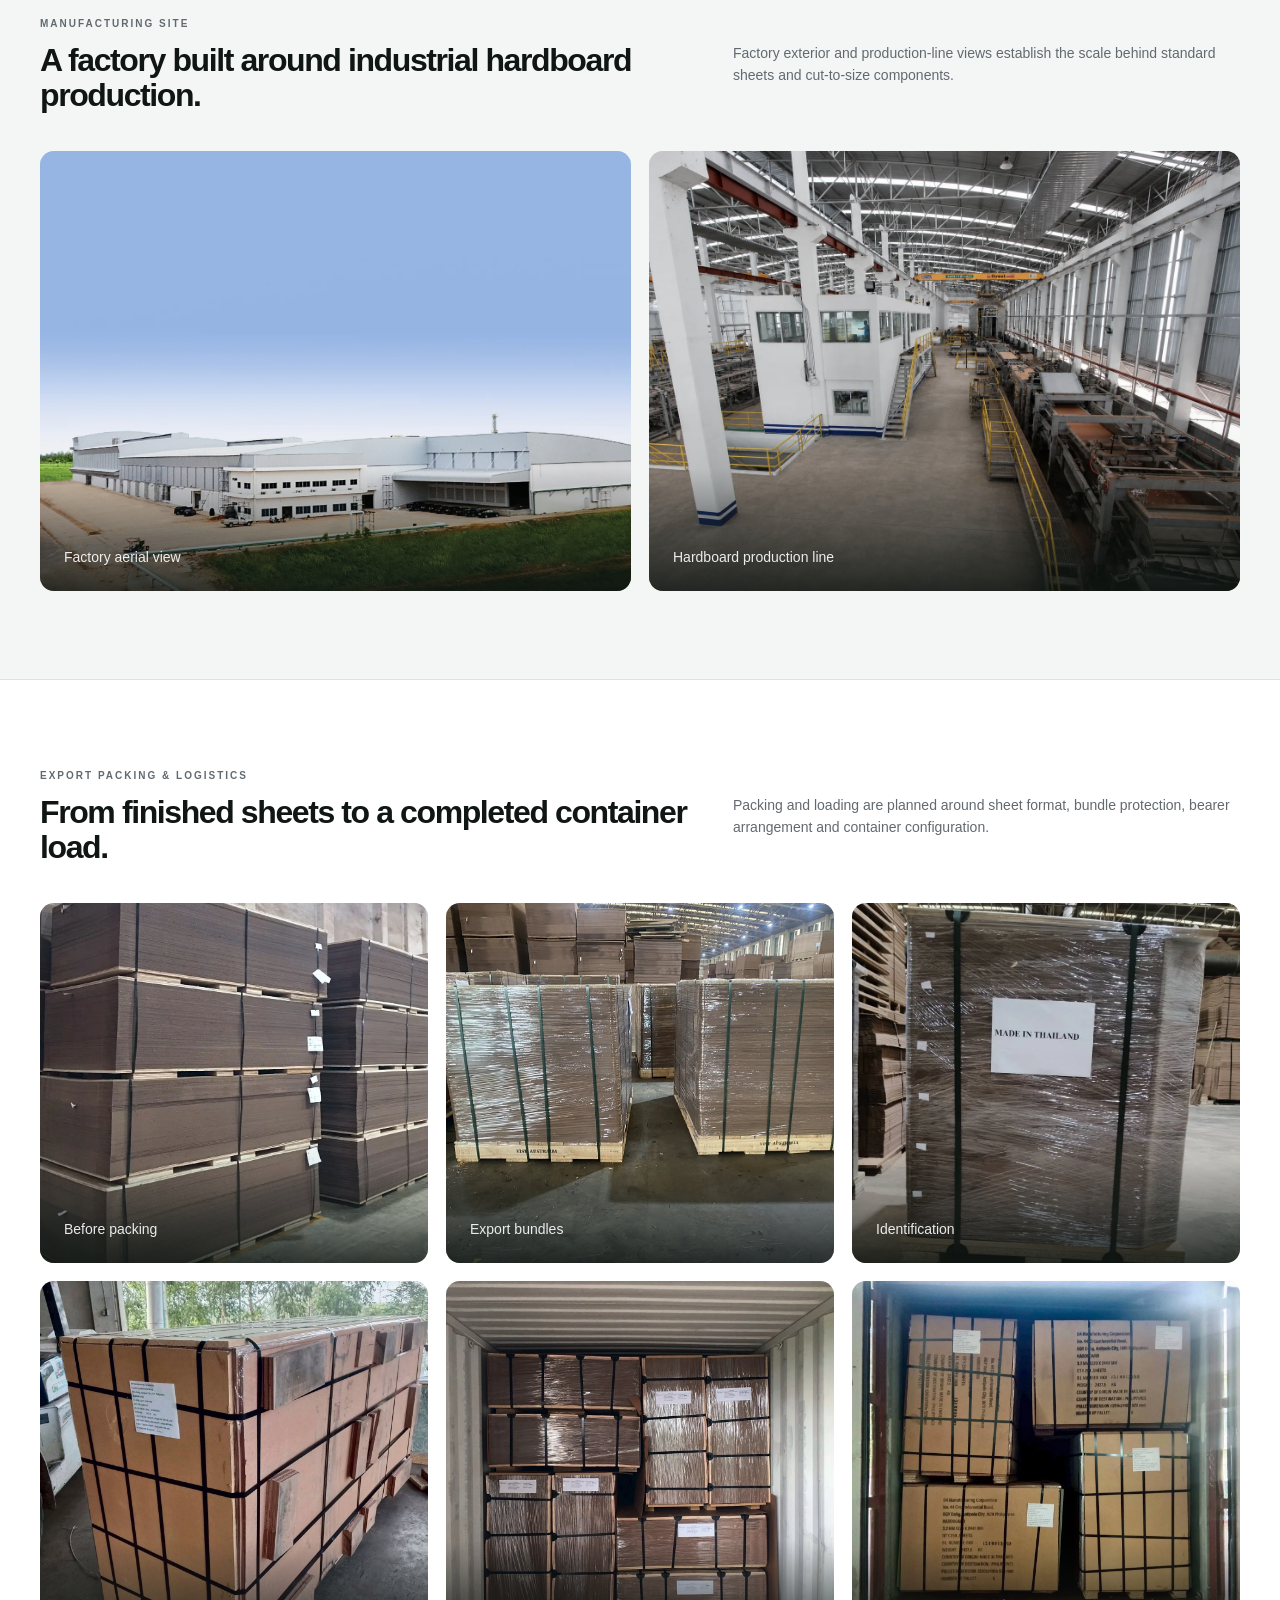
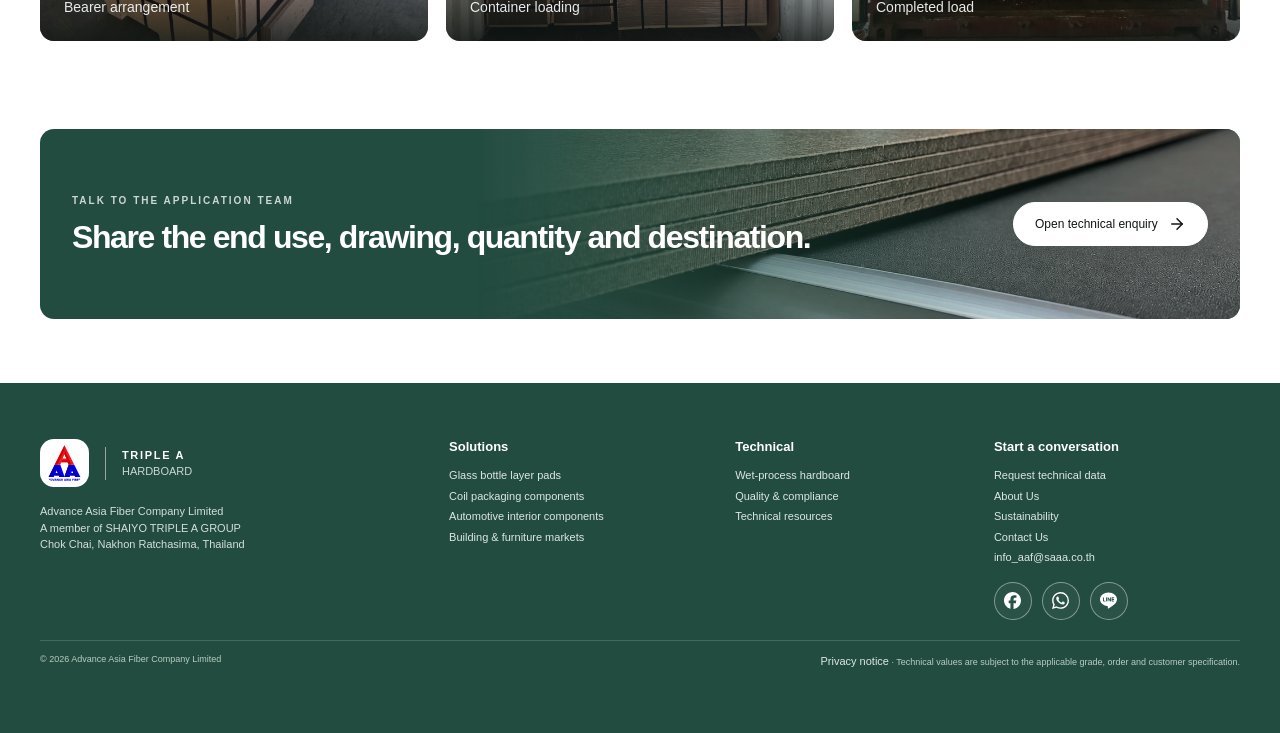
<file: pages/about-us.html>
<!doctype html>
<html lang="en">
  <head>
    <meta charset="utf-8" />
    <meta name="viewport" content="width=device-width, initial-scale=1" />
    <title>About Advance Asia Fiber | AAF</title>
    <meta
      name="description"
      content="About AAF, SHAIYO TRIPLE A GROUP, manufacturing, quality and export logistics."
    />
    <meta name="robots" content="noindex, follow" />
    <link rel="icon" type="image/svg+xml" href="../assets/logos/aaf-favicon.svg" />
    <!-- shared:styles:start -->
    <link href="../css/tokens.css" rel="stylesheet" />
    <link href="../css/global.css" rel="stylesheet" />
    <link href="../css/components.css?v=22" rel="stylesheet" />
    <!-- shared:styles:end -->
    <link rel="stylesheet" href="../css/pages/subpages.css" />
    <link rel="stylesheet" href="../css/pages/subpages/subpage-interactions.css" />
    <!-- shared:boot:start -->
    <script src="../js/motion-boot.js"></script>
    <!-- shared:boot:end -->
  </head>
  <body data-page="about-us">
    <div class="site-shell">
      <!-- shared:header:start -->
      <header class="site-header">
        <a aria-label="Triple A Hardboard home" class="brand" href="../index.html"
          ><img
            alt="AAF — Advance Asia Fiber"
            class="brand-logo"
            src="../assets/logos/aaf-favicon.svg"
          /><span class="brand-copy"><strong>TRIPLE A</strong><small>HARDBOARD</small></span></a
        >
        <nav aria-label="Main navigation" class="main-nav">
          <div class="nav-menu">
            <button class="nav-trigger" type="button">
              Solutions <span class="sr-only">⌄</span
              ><svg
                aria-hidden="true"
                class="lucide lucide-chevron-down"
                fill="none"
                focusable="false"
                height="24"
                stroke="currentColor"
                stroke-linecap="round"
                stroke-linejoin="round"
                stroke-width="2"
                viewbox="0 0 24 24"
                width="24"
                xmlns="http://www.w3.org/2000/svg"
              >
                <path d="m6 9 6 6 6-6"></path>
              </svg>
            </button>
            <div class="nav-dropdown">
              <a href="../pages/glass-bottle-layer-pads.html">Glass Bottle Layer Pads</a
              ><a href="../pages/coil-packaging-components.html"
                >Steel &amp; Aluminium Coil Packaging</a
              ><a href="../pages/automotive-interior-components.html"
                >Automotive Interior Components</a
              ><a href="../pages/building-furniture-distribution.html"
                >Building &amp; Furniture Markets</a
              >
            </div>
          </div>
          <a href="../pages/wet-process-hardboard.html">Wet-Process Hardboard</a>
          <a href="../pages/quality-compliance.html">Quality &amp; Compliance</a>
          <a href="../pages/about-us.html">About Us</a>
          <div class="nav-menu nav-sustainability">
            <a class="nav-trigger" href="../pages/sustainability.html#from-tree-to-better-living"
              >Sustainability
              <svg
                aria-hidden="true"
                class="lucide lucide-chevron-down"
                fill="none"
                focusable="false"
                height="24"
                stroke="currentColor"
                stroke-linecap="round"
                stroke-linejoin="round"
                stroke-width="2"
                viewbox="0 0 24 24"
                width="24"
                xmlns="http://www.w3.org/2000/svg"
              >
                <path d="m6 9 6 6 6-6"></path></svg
            ></a>
            <div class="nav-dropdown" id="sustainability-dropdown">
              <a href="../pages/sustainability.html#from-tree-to-better-living"
                >From Tree to Better Living</a
              ><a href="../pages/sustainability.html#community-social-impact"
                >Community &amp; Social Impact</a
              ><a href="../pages/sustainability.html#renewable-energy">Renewable Energy</a
              ><a href="../pages/sustainability.html#nature-people-planet"
                >Nature, People &amp; Planet</a
              >
            </div>
          </div>
          <a class="nav-contact-link" href="../pages/contact-us.html">Contact Us</a>
        </nav>
        <details class="mobile-nav">
          <summary aria-expanded="false" aria-label="Open navigation">
            <span aria-hidden="true" class="mobile-menu-lucide"
              ><svg
                class="lucide lucide-menu mobile-menu-open-icon"
                fill="none"
                height="24"
                stroke="currentColor"
                stroke-linecap="round"
                stroke-linejoin="round"
                stroke-width="2"
                viewbox="0 0 24 24"
                width="24"
                xmlns="http://www.w3.org/2000/svg"
              >
                <path d="M4 12h16"></path>
                <path d="M4 6h16"></path>
                <path d="M4 18h16"></path></svg
              ><svg
                class="lucide lucide-x mobile-menu-close-icon"
                fill="none"
                height="24"
                stroke="currentColor"
                stroke-linecap="round"
                stroke-linejoin="round"
                stroke-width="2"
                viewbox="0 0 24 24"
                width="24"
                xmlns="http://www.w3.org/2000/svg"
              >
                <path d="M18 6 6 18"></path>
                <path d="m6 6 12 12"></path></svg
            ></span>
          </summary>
          <div>
            <strong>Solutions</strong
            ><a href="../pages/glass-bottle-layer-pads.html">Glass bottle layer pads</a
            ><a href="../pages/coil-packaging-components.html">Coil packaging components</a
            ><a href="../pages/automotive-interior-components.html">Automotive interiors</a
            ><a href="../pages/building-furniture-distribution.html">Building &amp; furniture</a
            ><strong>Technical &amp; company</strong
            ><a href="../pages/wet-process-hardboard.html">Wet-process hardboard</a
            ><a href="../pages/quality-compliance.html">Quality &amp; compliance</a
            ><a href="../pages/technical-resources.html">Technical resources</a
            ><a href="../pages/about-us.html">About Us</a>
            <details class="mobile-sustainability">
              <summary>
                Sustainability
                <svg
                  aria-hidden="true"
                  class="lucide lucide-chevron-down"
                  fill="none"
                  focusable="false"
                  height="24"
                  stroke="currentColor"
                  stroke-linecap="round"
                  stroke-linejoin="round"
                  stroke-width="2"
                  viewbox="0 0 24 24"
                  width="24"
                  xmlns="http://www.w3.org/2000/svg"
                >
                  <path d="m6 9 6 6 6-6"></path>
                </svg>
              </summary>
              <div>
                <a href="../pages/sustainability.html#from-tree-to-better-living"
                  >From Tree to Better Living</a
                ><a href="../pages/sustainability.html#community-social-impact"
                  >Community &amp; Social Impact</a
                ><a href="../pages/sustainability.html#renewable-energy">Renewable Energy</a
                ><a href="../pages/sustainability.html#nature-people-planet"
                  >Nature, People &amp; Planet</a
                >
              </div>
            </details>
            <a href="../pages/contact-us.html">Contact Us</a>
          </div>
        </details>
        <div class="header-actions">
          <details class="language-switcher">
            <summary aria-label="Change language" class="language-trigger" title="English">
              <span class="language-flag-wrap"
                ><img
                  alt=""
                  aria-hidden="true"
                  class="circle-flag"
                  src="../assets/icons/flag-us.svg"
              /></span>
              <span aria-hidden="true" class="language-current-code">EN</span>
              <span aria-hidden="true" class="language-chevron"
                ><svg
                  class="lucide lucide-chevron-down"
                  fill="none"
                  height="24"
                  stroke="currentColor"
                  stroke-linecap="round"
                  stroke-linejoin="round"
                  stroke-width="2"
                  viewbox="0 0 24 24"
                  width="24"
                  xmlns="http://www.w3.org/2000/svg"
                >
                  <path d="m6 9 6 6 6-6"></path></svg
              ></span>
            </summary>
            <div aria-label="Languages" class="language-dropdown" role="menu">
              <button
                class="language-option is-active"
                data-code="EN"
                data-lang="en"
                data-name="English"
                role="menuitem"
                type="button"
              >
                <span class="language-option-flag"
                  ><img
                    alt=""
                    aria-hidden="true"
                    class="circle-flag"
                    src="../assets/icons/flag-us.svg" /></span
                ><span>EN</span>
              </button>
              <button
                class="language-option"
                data-code="ES"
                data-lang="es"
                data-name="Español"
                role="menuitem"
                type="button"
              >
                <span class="language-option-flag"
                  ><img
                    alt=""
                    aria-hidden="true"
                    class="circle-flag"
                    src="../assets/icons/flag-es.svg" /></span
                ><span>ES</span>
              </button>
              <button
                class="language-option"
                data-code="FR"
                data-lang="fr"
                data-name="Français"
                role="menuitem"
                type="button"
              >
                <span class="language-option-flag"
                  ><img
                    alt=""
                    aria-hidden="true"
                    class="circle-flag"
                    src="../assets/icons/flag-fr.svg" /></span
                ><span>FR</span>
              </button>
              <button
                class="language-option"
                data-code="JA"
                data-lang="ja"
                data-name="日本語"
                role="menuitem"
                type="button"
              >
                <span class="language-option-flag"
                  ><img
                    alt=""
                    aria-hidden="true"
                    class="circle-flag"
                    src="../assets/icons/flag-jp.svg" /></span
                ><span>JA</span>
              </button>
              <button
                class="language-option"
                data-code="TH"
                data-lang="th"
                data-name="ไทย"
                role="menuitem"
                type="button"
              >
                <span class="language-option-flag"
                  ><img
                    alt=""
                    aria-hidden="true"
                    class="circle-flag"
                    src="../assets/icons/flag-th.svg" /></span
                ><span>TH</span>
              </button>
              <button
                class="language-option"
                data-code="ZH"
                data-lang="zh"
                data-name="中文"
                role="menuitem"
                type="button"
              >
                <span class="language-option-flag"
                  ><img
                    alt=""
                    aria-hidden="true"
                    class="circle-flag"
                    src="../assets/icons/flag-cn.svg" /></span
                ><span>ZH</span>
              </button>
            </div>
          </details>
          <a
            class="button button-small button-primary header-quote-button"
            href="../pages/request-a-quote.html"
            ><span aria-hidden="true" class="header-quote-icon"
              ><svg
                class="lucide lucide-clipboard-list"
                fill="none"
                height="24"
                stroke="currentColor"
                stroke-linecap="round"
                stroke-linejoin="round"
                stroke-width="2"
                viewbox="0 0 24 24"
                width="24"
                xmlns="http://www.w3.org/2000/svg"
              >
                <rect height="4" rx="1" ry="1" width="8" x="8" y="2"></rect>
                <path
                  d="M16 4h2a2 2 0 0 1 2 2v14a2 2 0 0 1-2 2H6a2 2 0 0 1-2-2V6a2 2 0 0 1 2-2h2"
                ></path>
                <path d="M12 11h4"></path>
                <path d="M12 16h4"></path>
                <path d="M8 11h.01"></path>
                <path d="M8 16h.01"></path></svg></span
            ><span>Request a quote</span
            ><svg
              aria-hidden="true"
              class="lucide lucide-arrow-right header-quote-arrow"
              fill="none"
              focusable="false"
              height="24"
              stroke="currentColor"
              stroke-linecap="round"
              stroke-linejoin="round"
              stroke-width="2"
              viewbox="0 0 24 24"
              width="24"
              xmlns="http://www.w3.org/2000/svg"
            >
              <path d="M5 12h14"></path>
              <path d="m12 5 7 7-7 7"></path></svg
          ></a>
        </div>
      </header>
      <!-- shared:header:end -->
      <main class="subpage-main" data-subpage-root>
        <section class="subpage-hero page-width">
          <div>
            <nav class="breadcrumbs" aria-label="Breadcrumb">
              <a href="../index.html">Home</a><span>/</span><span>About Us</span>
            </nav>
            <p class="eyebrow">Advance Asia Fiber Company Limited</p>
            <h1>Hardboard Manufacturing Backed by Raw-Material Confidence</h1>
            <p class="subpage-lead">
              AAF is a member of SHAIYO TRIPLE A GROUP and a Thailand-based manufacturer of
              wet-process eucalyptus hardboard under the Triple A Hardboard brand. The Group's
              established woodchip production and export network supports continuity and consistency
              in raw-material supply.
            </p>
            <div class="subpage-actions">
              <a class="button button-primary" href="contact-us.html"
                >Start a conversation <span class="sr-only">→</span
                ><svg
                  aria-hidden="true"
                  class="lucide lucide-arrow-right"
                  fill="none"
                  focusable="false"
                  height="24"
                  stroke="currentColor"
                  stroke-linecap="round"
                  stroke-linejoin="round"
                  stroke-width="2"
                  viewBox="0 0 24 24"
                  width="24"
                  xmlns="http://www.w3.org/2000/svg"
                >
                  <path d="M5 12h14"></path>
                  <path d="m12 5 7 7-7 7"></path></svg></a
              ><a class="button button-secondary" href="contact-us.html">Company information</a>
            </div>
          </div>
          <figure class="subpage-hero-media">
            <img
              src="../assets/images/company/com-01-advance-asia-fiber-factory-exterior.webp"
              alt="Exterior of Advance Asia Fiber hardboard factory"
              fetchpriority="high"
            />
          </figure>
        </section>
        <section class="proof-bar proof-bar-compact">
          <div class="page-width proof-bar-inner">
            <span>Plantation-grown eucalyptus</span><span>Group-backed wood supply</span
            ><span>Wet-process manufacturing</span><span>Major Thai seaport access</span>
          </div>
        </section>
        <section class="subpage-section alt group-relationship-section">
          <div class="page-width">
            <div class="section-intro">
              <div>
                <p class="eyebrow">Why the group relationship matters</p>
                <h2>Confidence starts before the fibre reaches the production line.</h2>
              </div>
              <p class="section-copy">
                AAF combines industrial hardboard manufacturing with the upstream experience and
                wood-supply network of SHAIYO TRIPLE A GROUP.
              </p>
            </div>
            <div class="group-relationship-shell">
              <div class="group-relationship-route" aria-hidden="true">
                <span>From raw material</span><span class="group-relationship-route-line"></span
                ><span>To qualified application</span>
              </div>
              <ol
                class="group-relationship-flow"
                aria-label="AAF supply and customer qualification pathway"
              >
                <li class="group-relationship-step">
                  <div class="group-relationship-node">
                    <span aria-hidden="true" class="group-relationship-marker"
                      ><span>01</span></span
                    >
                    <span aria-hidden="true" class="group-relationship-arrow"
                      ><svg
                        aria-hidden="true"
                        class="lucide lucide-arrow-right"
                        fill="none"
                        focusable="false"
                        height="18"
                        stroke="currentColor"
                        stroke-linecap="round"
                        stroke-linejoin="round"
                        stroke-width="2"
                        viewBox="0 0 24 24"
                        width="18"
                        xmlns="http://www.w3.org/2000/svg"
                      >
                        <path d="M5 12h14"></path>
                        <path d="m12 5 7 7-7 7"></path></svg
                    ></span>
                  </div>
                  <div class="group-relationship-card">
                    <p class="group-relationship-step-label">Material origin</p>
                    <h3>Plantation-grown eucalyptus</h3>
                    <p>Fibre sourced in Thailand.</p>
                  </div>
                </li>
                <li class="group-relationship-step">
                  <div class="group-relationship-node">
                    <span aria-hidden="true" class="group-relationship-marker"
                      ><span>02</span></span
                    >
                    <span aria-hidden="true" class="group-relationship-arrow"
                      ><svg
                        aria-hidden="true"
                        class="lucide lucide-arrow-right"
                        fill="none"
                        focusable="false"
                        height="18"
                        stroke="currentColor"
                        stroke-linecap="round"
                        stroke-linejoin="round"
                        stroke-width="2"
                        viewBox="0 0 24 24"
                        width="18"
                        xmlns="http://www.w3.org/2000/svg"
                      >
                        <path d="M5 12h14"></path>
                        <path d="m12 5 7 7-7 7"></path></svg
                    ></span>
                  </div>
                  <div class="group-relationship-card">
                    <p class="group-relationship-step-label">Group network</p>
                    <h3>SHAIYO TRIPLE A GROUP</h3>
                    <p>Established woodchip production and export network.</p>
                  </div>
                </li>
                <li class="group-relationship-step">
                  <div class="group-relationship-node">
                    <span aria-hidden="true" class="group-relationship-marker"
                      ><span>03</span></span
                    >
                    <span aria-hidden="true" class="group-relationship-arrow"
                      ><svg
                        aria-hidden="true"
                        class="lucide lucide-arrow-right"
                        fill="none"
                        focusable="false"
                        height="18"
                        stroke="currentColor"
                        stroke-linecap="round"
                        stroke-linejoin="round"
                        stroke-width="2"
                        viewBox="0 0 24 24"
                        width="18"
                        xmlns="http://www.w3.org/2000/svg"
                      >
                        <path d="M5 12h14"></path>
                        <path d="m12 5 7 7-7 7"></path></svg
                    ></span>
                  </div>
                  <div class="group-relationship-card">
                    <p class="group-relationship-step-label">Manufacturing</p>
                    <h3>AAF manufacturing</h3>
                    <p>Wet-process hardboard production.</p>
                  </div>
                </li>
                <li class="group-relationship-step">
                  <div class="group-relationship-node">
                    <span aria-hidden="true" class="group-relationship-marker"
                      ><span>04</span></span
                    >
                    <span aria-hidden="true" class="group-relationship-arrow"
                      ><svg
                        aria-hidden="true"
                        class="lucide lucide-arrow-right"
                        fill="none"
                        focusable="false"
                        height="18"
                        stroke="currentColor"
                        stroke-linecap="round"
                        stroke-linejoin="round"
                        stroke-width="2"
                        viewBox="0 0 24 24"
                        width="18"
                        xmlns="http://www.w3.org/2000/svg"
                      >
                        <path d="M5 12h14"></path>
                        <path d="m12 5 7 7-7 7"></path></svg
                    ></span>
                  </div>
                  <div class="group-relationship-card">
                    <p class="group-relationship-step-label">Logistics</p>
                    <h3>Thai seaport access</h3>
                    <p>Export shipment planning.</p>
                  </div>
                </li>
                <li class="group-relationship-step">
                  <div class="group-relationship-node">
                    <span aria-hidden="true" class="group-relationship-marker"
                      ><span>05</span></span
                    >
                  </div>
                  <div class="group-relationship-card">
                    <p class="group-relationship-step-label">Qualification</p>
                    <h3>Customer application</h3>
                    <p>Grade and drawing qualification.</p>
                  </div>
                </li>
              </ol>
            </div>
          </div>
        </section>
        <section class="subpage-section">
          <div class="page-width">
            <div class="section-intro">
              <div>
                <p class="eyebrow">Production & quality</p>
                <h2>The team behind production control and product inspection.</h2>
              </div>
              <p class="section-copy">
                Manufacturing and quality personnel support process control, inspection and shipment
                preparation at the AAF factory.
              </p>
            </div>
            <div class="subpage-gallery production-quality-gallery">
              <figure>
                <img
                  src="../assets/images/company/com-04-production-quality-team.webp"
                  alt="AAF production and quality team"
                  loading="lazy"
                />
                <figcaption><span>Production and quality team</span></figcaption>
              </figure>
            </div>
          </div>
        </section>
        <section class="subpage-section dark">
          <div class="page-width">
            <div class="group-supply-story">
              <div class="group-supply-story-grid">
                <div class="group-supply-story-copy">
                  <p class="eyebrow eyebrow-light">Part of SHAIYO TRIPLE A GROUP</p>
                  <h2>From plantation-grown eucalyptus to application-ready hardboard.</h2>
                  <p>
                    AAF manufactures high-density hardboard with one smooth face and one
                    mesh-pattern back. The wet-process manufacturing route uses the wood fibre's
                    natural lignin as the primary bonding mechanism.
                  </p>
                  <p>
                    Raw sheets, rectangular cut-to-size panels and profile-cut components are
                    available for glass bottle layer pads, steel and aluminium coil packaging,
                    automotive components, and building or furniture applications. Technical data,
                    samples and application review are available to support customer qualification.
                  </p>
                </div>
                <figure class="group-supply-story-media">
                  <img
                    src="../assets/images/company/com-05-shaiyo-aaa-woodchip-supply.webp"
                    alt="Woodchip storage facility supporting AAF raw-material supply continuity"
                    loading="lazy"
                    decoding="async"
                  />
                  <figcaption>
                    <strong
                      >Woodchip production and export experience supporting supply
                      continuity</strong
                    >
                  </figcaption>
                </figure>
              </div>
              <ol
                class="group-supply-proof-grid"
                aria-label="AAF supply and manufacturing proof points"
              >
                <li class="group-supply-proof">
                  <span class="group-supply-proof-number">01</span>
                  <div>
                    <h3>Plantation-grown eucalyptus</h3>
                    <p>Sourced in Thailand.</p>
                  </div>
                </li>
                <li class="group-supply-proof">
                  <span class="group-supply-proof-number">02</span>
                  <div>
                    <h3>Woodchip supply experience</h3>
                    <p>Production and export knowledge.</p>
                  </div>
                </li>
                <li class="group-supply-proof">
                  <span class="group-supply-proof-number">03</span>
                  <div>
                    <h3>Wet-process hardboard</h3>
                    <p>Raw sheets and drawing-controlled cut components.</p>
                  </div>
                </li>
                <li class="group-supply-proof">
                  <span class="group-supply-proof-number">04</span>
                  <div>
                    <h3>International shipment access</h3>
                    <p>Connected to major Thai seaports.</p>
                  </div>
                </li>
              </ol>
            </div>
          </div>
        </section>
        <section class="subpage-section alt">
          <div class="page-width">
            <div class="section-intro">
              <div>
                <p class="eyebrow">Manufacturing site</p>
                <h2>A factory built around industrial hardboard production.</h2>
              </div>
              <p class="section-copy">
                Factory exterior and production-line views establish the scale behind standard
                sheets and cut-to-size components.
              </p>
            </div>
            <div class="subpage-gallery two">
              <figure>
                <img
                  src="../assets/images/company/com-01a-advance-asia-fiber-factory-aerial.webp"
                  alt="Aerial view of the AAF factory"
                  loading="lazy"
                />
                <figcaption><span>Factory aerial view</span></figcaption>
              </figure>
              <figure>
                <img
                  src="../assets/images/company/com-02-hardboard-production-line.webp"
                  alt="Hardboard production line"
                  loading="lazy"
                />
                <figcaption><span>Hardboard production line</span></figcaption>
              </figure>
            </div>
          </div>
        </section>
        <section class="subpage-section">
          <div class="page-width">
            <div class="section-intro">
              <div>
                <p class="eyebrow">Export packing & logistics</p>
                <h2>From finished sheets to a completed container load.</h2>
              </div>
              <p class="section-copy">
                Packing and loading are planned around sheet format, bundle protection, bearer
                arrangement and container configuration.
              </p>
            </div>
            <div class="subpage-gallery">
              <figure>
                <img
                  src="../assets/images/logistics/log-01-hardboard-before-packing.webp"
                  alt="Hardboard before packing"
                  loading="lazy"
                />
                <figcaption><span>Before packing</span></figcaption>
              </figure>
              <figure>
                <img
                  src="../assets/images/logistics/log-02-complete-export-bundle.webp"
                  alt="Protected export bundles"
                  loading="lazy"
                />
                <figcaption><span>Export bundles</span></figcaption>
              </figure>
              <figure>
                <img
                  src="../assets/images/logistics/log-03-export-bundle-label.webp"
                  alt="Export bundle label"
                  loading="lazy"
                />
                <figcaption><span>Identification</span></figcaption>
              </figure>
              <figure>
                <img
                  src="../assets/images/logistics/log-04-pallet-bearer-arrangement.webp"
                  alt="Pallet bearer arrangement"
                  loading="lazy"
                />
                <figcaption><span>Bearer arrangement</span></figcaption>
              </figure>
              <figure>
                <img
                  src="../assets/images/logistics/log-05-container-loading-process.webp"
                  alt="Container loading process"
                  loading="lazy"
                />
                <figcaption><span>Container loading</span></figcaption>
              </figure>
              <figure>
                <img
                  src="../assets/images/logistics/log-06-complete-container-loading.webp"
                  alt="Completed container load"
                  loading="lazy"
                />
                <figcaption><span>Completed load</span></figcaption>
              </figure>
            </div>
          </div>
        </section>
        <section class="cta-section">
          <div class="page-width cta-inner">
            <div>
              <p class="eyebrow eyebrow-light">Talk to the application team</p>
              <h2>Share the end use, drawing, quantity and destination.</h2>
            </div>
            <a class="button button-light" href="request-a-quote.html"
              >Open technical enquiry <span class="sr-only">→</span
              ><svg
                aria-hidden="true"
                class="lucide lucide-arrow-right"
                fill="none"
                focusable="false"
                height="24"
                stroke="currentColor"
                stroke-linecap="round"
                stroke-linejoin="round"
                stroke-width="2"
                viewBox="0 0 24 24"
                width="24"
                xmlns="http://www.w3.org/2000/svg"
              >
                <path d="M5 12h14"></path>
                <path d="m12 5 7 7-7 7"></path></svg
            ></a>
          </div>
        </section>
      </main>
      <!-- shared:footer:start -->
      <footer class="site-footer" id="company">
        <div class="footer-inner">
          <div class="footer-grid">
            <div>
              <div class="brand brand-footer">
                <img
                  alt="AAF — Advance Asia Fiber"
                  class="brand-logo"
                  src="../assets/logos/aaf-favicon.svg"
                /><span class="brand-copy"><strong>TRIPLE A</strong><small>HARDBOARD</small></span>
              </div>
              <p>
                Advance Asia Fiber Company Limited<br />A member of SHAIYO TRIPLE A GROUP<br />Chok
                Chai, Nakhon Ratchasima, Thailand
              </p>
            </div>
            <div>
              <h3>Solutions</h3>
              <a href="../pages/glass-bottle-layer-pads.html">Glass bottle layer pads</a>
              <a href="../pages/coil-packaging-components.html">Coil packaging components</a>
              <a href="../pages/automotive-interior-components.html"
                >Automotive interior components</a
              >
              <a href="../pages/building-furniture-distribution.html"
                >Building &amp; furniture markets</a
              >
            </div>
            <div>
              <h3>Technical</h3>
              <a href="../pages/wet-process-hardboard.html">Wet-process hardboard</a>
              <a href="../pages/quality-compliance.html">Quality &amp; compliance</a>
              <a href="../pages/technical-resources.html">Technical resources</a>
            </div>
            <div>
              <h3>Start a conversation</h3>
              <a href="../pages/request-a-quote.html">Request technical data</a>
              <a href="../pages/about-us.html">About Us</a>
              <a href="../pages/sustainability.html">Sustainability</a>
              <a href="../pages/contact-us.html">Contact Us</a>
              <a href="mailto:info_aaf@saaa.co.th">info_aaf@saaa.co.th</a>
              <div aria-label="Social media" class="footer-socials">
                <a
                  aria-label="Facebook"
                  class="footer-social-icon"
                  data-placeholder="production-url"
                  href="#"
                  title="Facebook — production URL pending"
                  ><svg aria-hidden="true" focusable="false" viewBox="0 0 24 24">
                    <use href="../assets/icons/facebook.svg#icon"></use></svg></a
                ><a
                  aria-label="WhatsApp"
                  class="footer-social-icon"
                  data-placeholder="production-url"
                  href="#"
                  title="WhatsApp — production URL pending"
                  ><svg aria-hidden="true" focusable="false" viewBox="0 0 24 24">
                    <use href="../assets/icons/whatsapp.svg#icon"></use></svg></a
                ><a
                  aria-label="LINE"
                  class="footer-social-icon"
                  data-placeholder="production-url"
                  href="#"
                  title="LINE — production URL pending"
                  ><svg aria-hidden="true" focusable="false" viewBox="0 0 24 24">
                    <use href="../assets/icons/line.svg#icon"></use></svg
                ></a>
              </div>
            </div>
          </div>
          <div class="footer-bottom">
            <span>© 2026 Advance Asia Fiber Company Limited</span
            ><span
              ><a href="../pages/privacy.html">Privacy notice</a> · Technical values are subject to
              the applicable grade, order and customer specification.</span
            >
          </div>
        </div>
      </footer>
      <!-- shared:footer:end -->
    </div>
    <!-- shared:scripts:start -->
    <script src="../js/vendor/gsap.min.js"></script>
    <script src="../js/vendor/SplitText.min.js"></script>
    <script src="../js/main.js" type="module"></script>
    <!-- shared:scripts:end -->
    <script type="module" src="../js/pages/about-us.js"></script>
  </body>
</html>
</file>
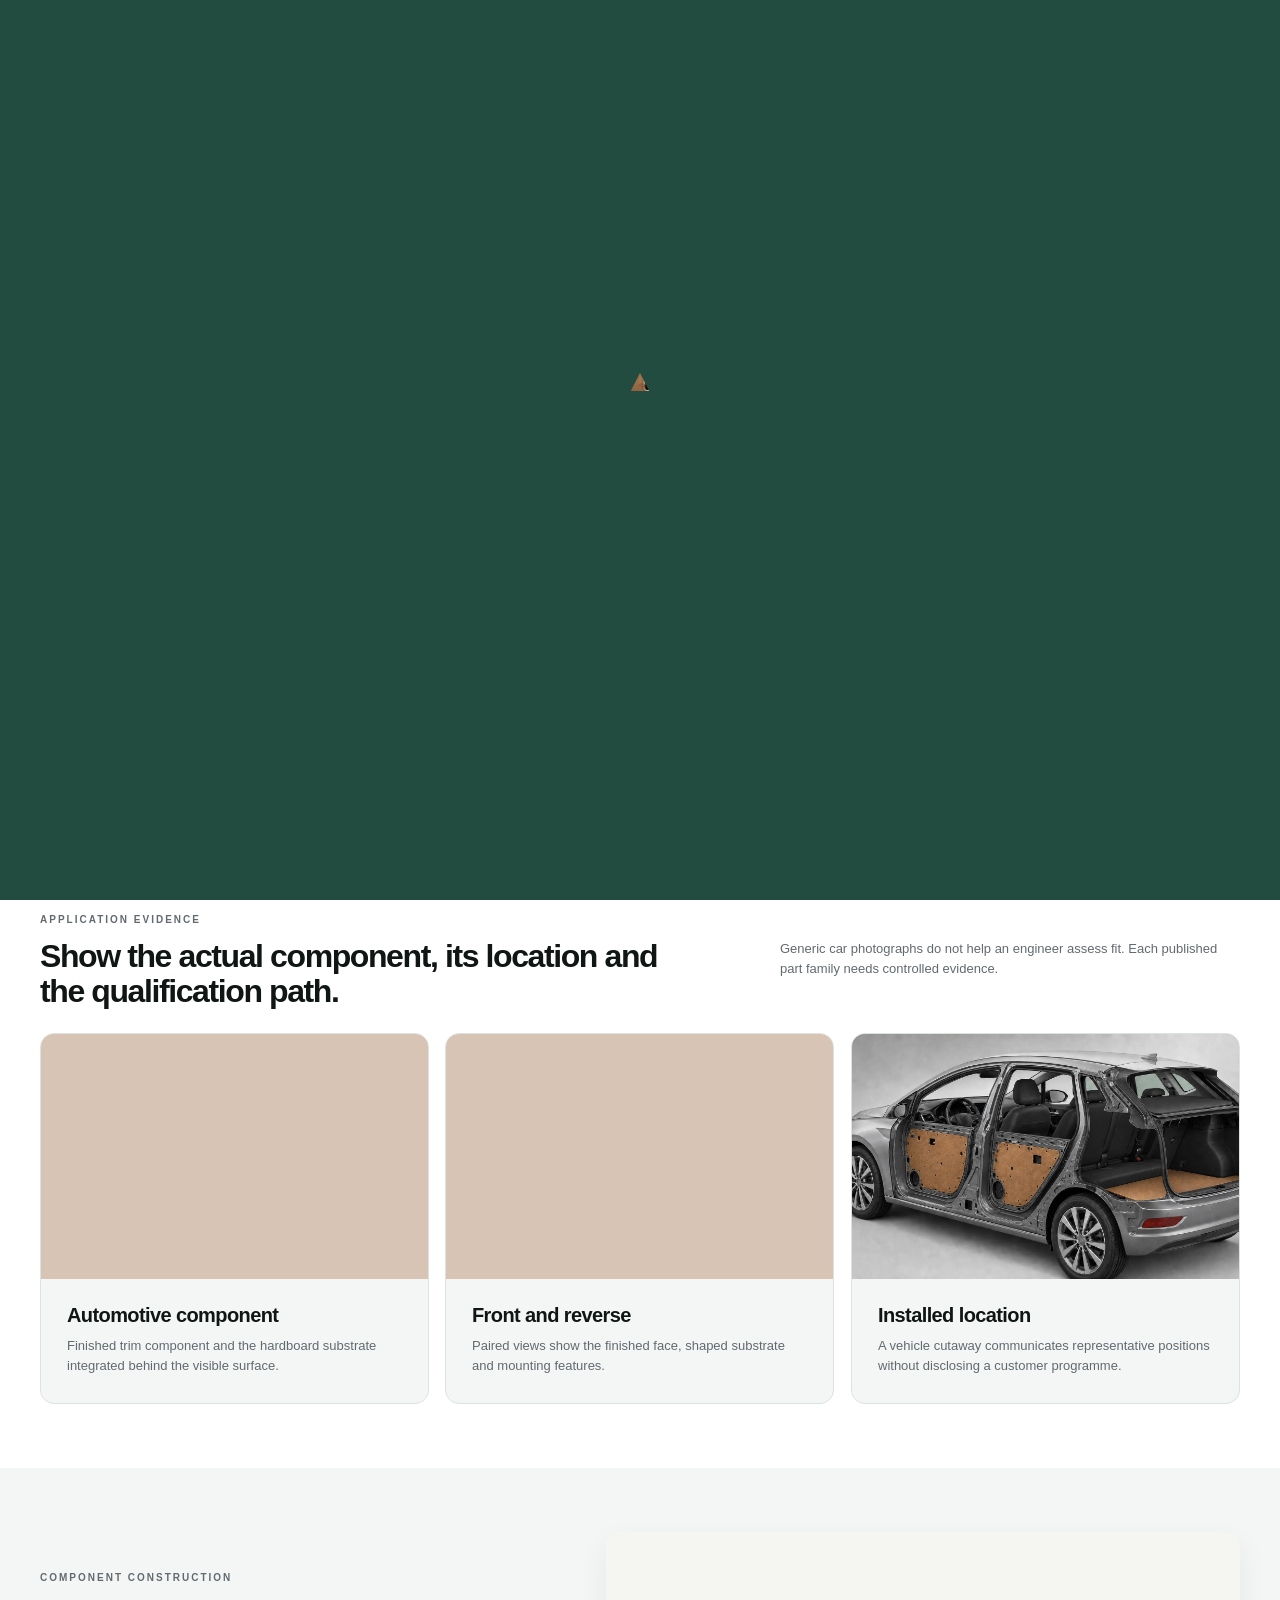
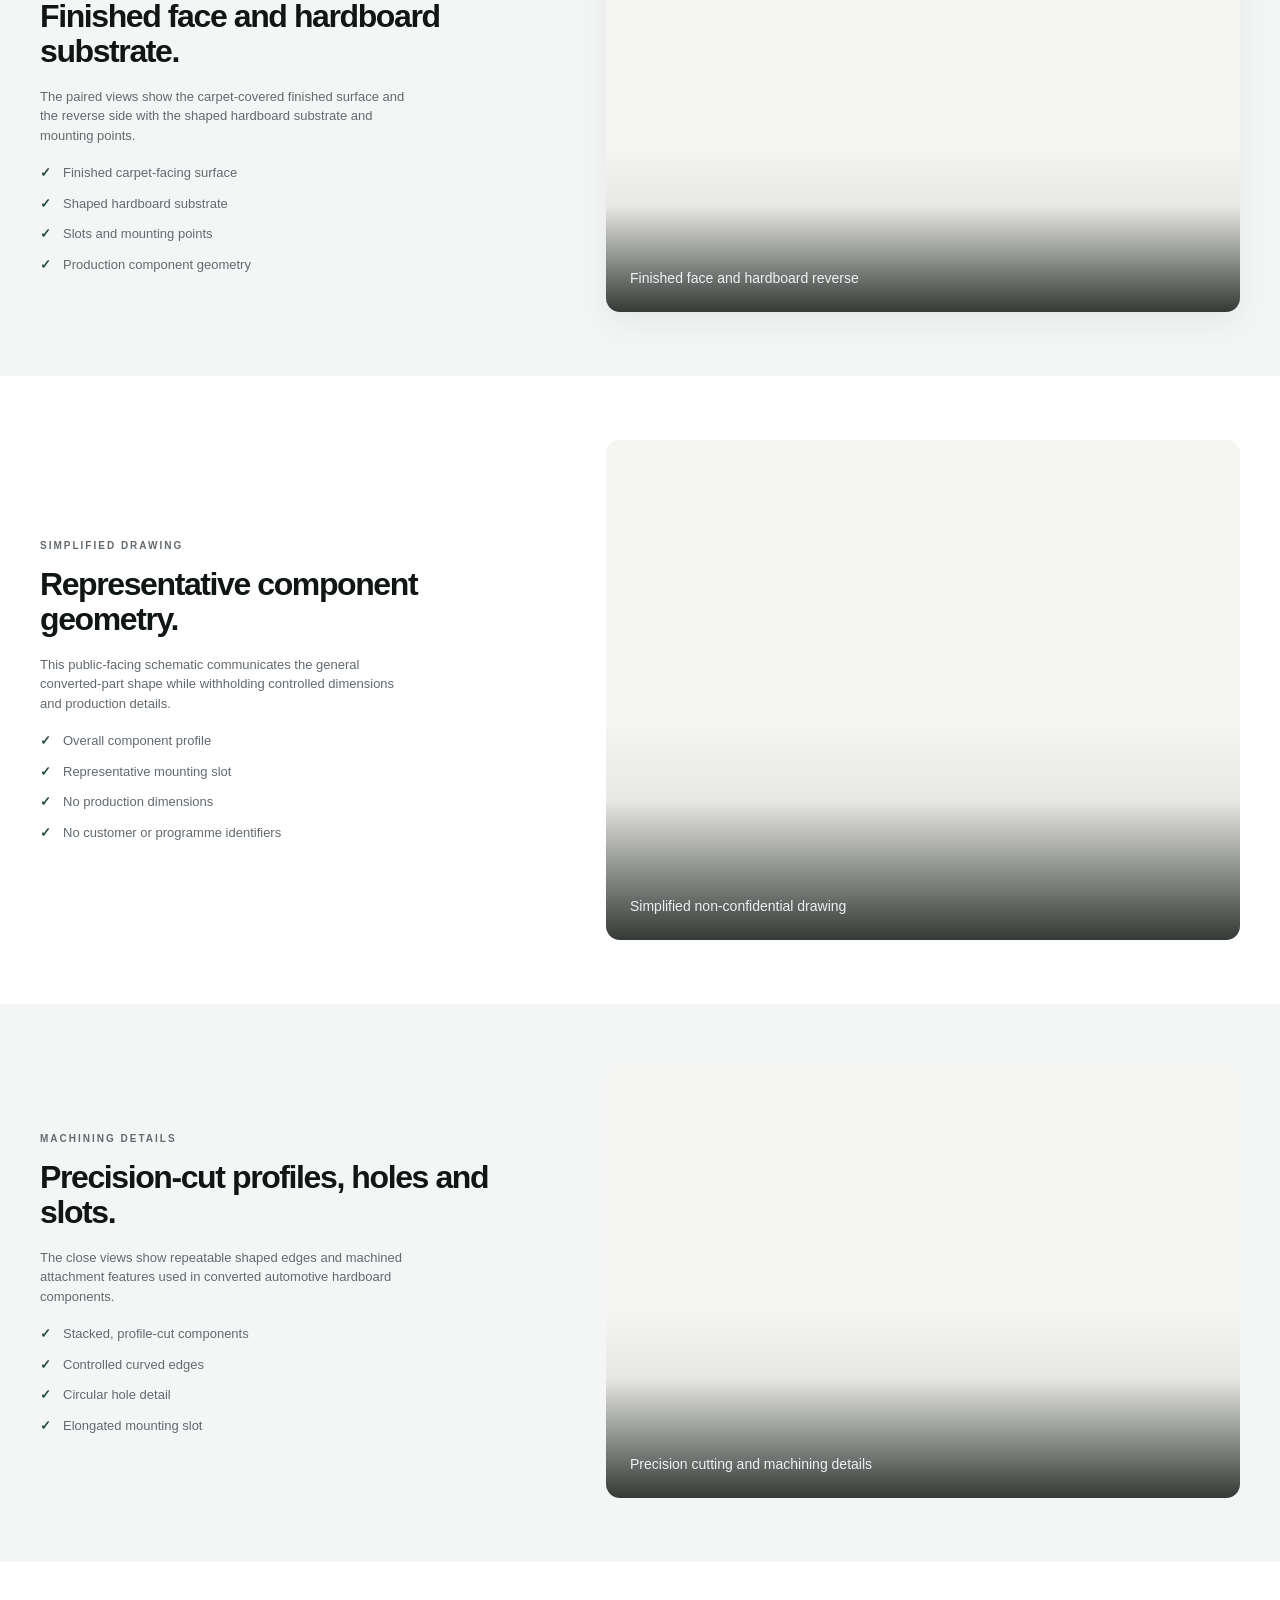
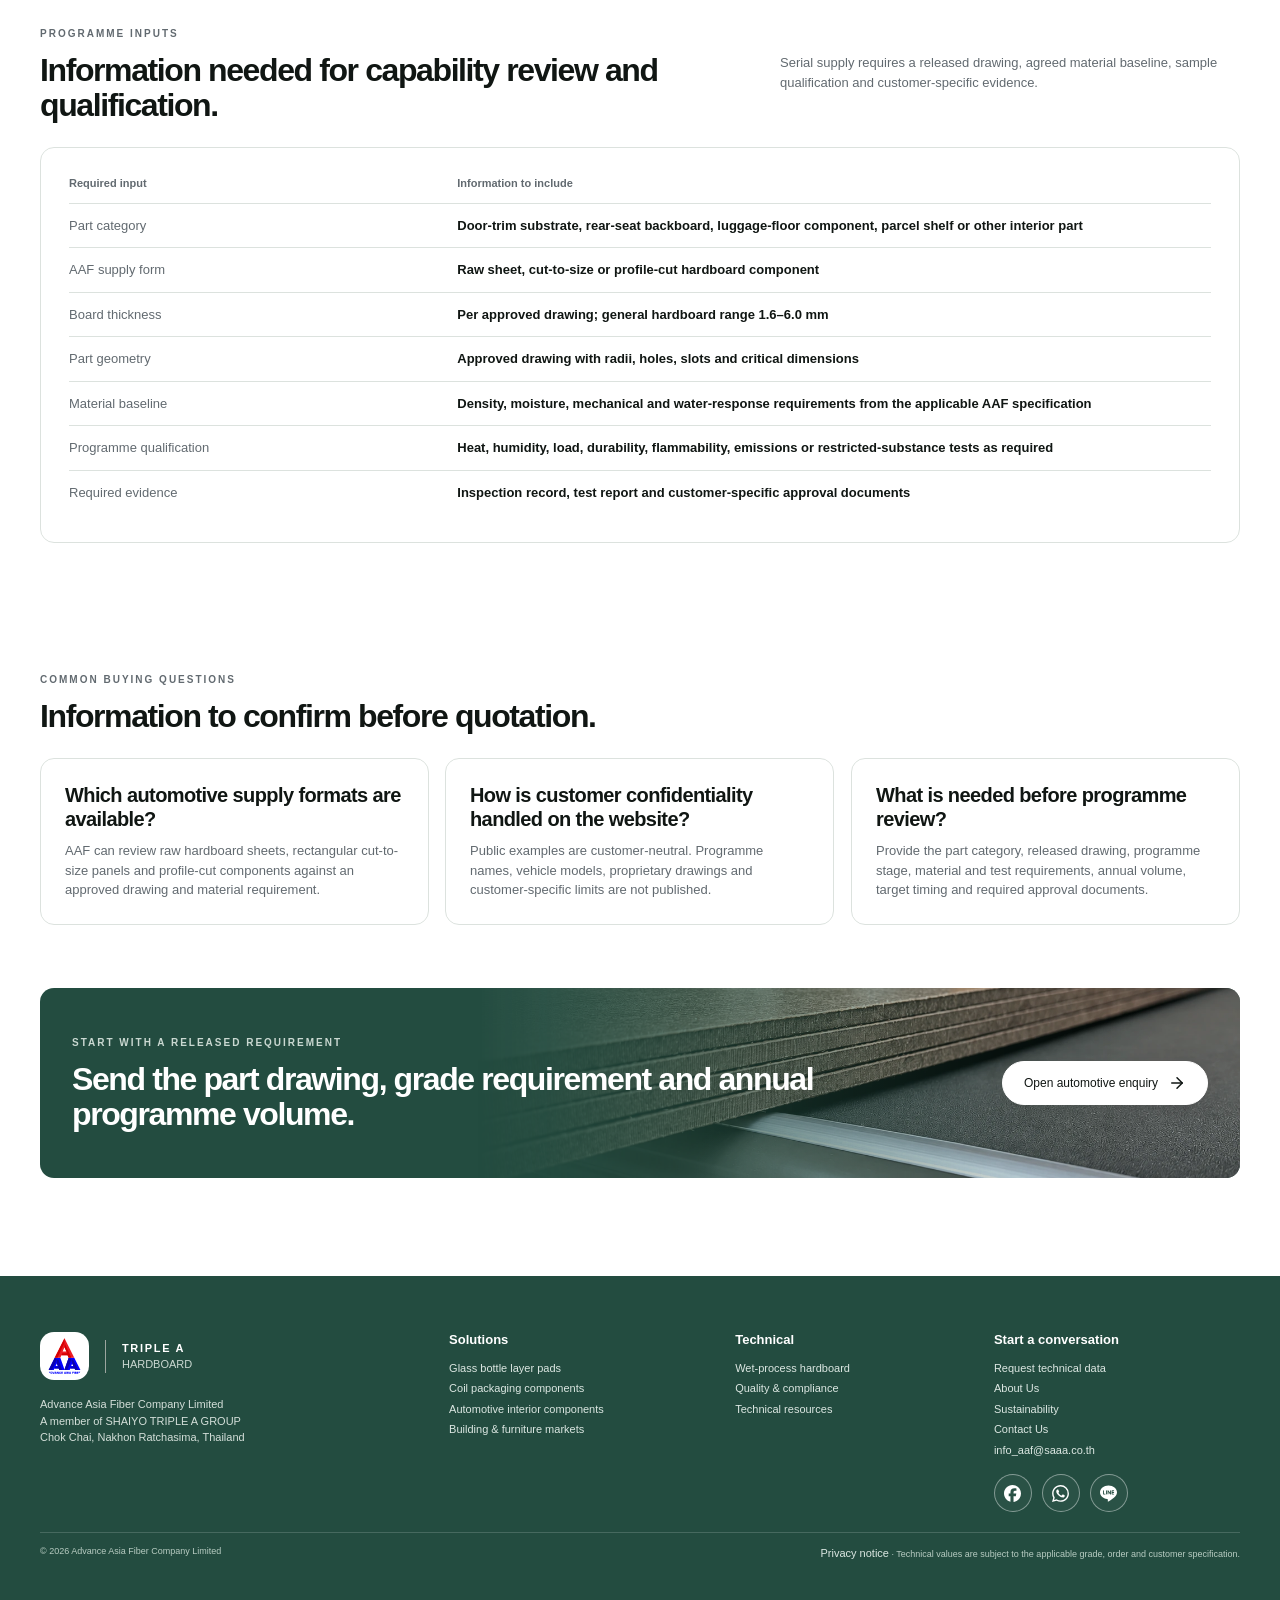
<file: pages/automotive-interior-components.html>
<!doctype html>
<html lang="en">
  <head>
    <meta charset="utf-8" />
    <meta name="viewport" content="width=device-width, initial-scale=1" />
    <title>Automotive Hardboard Interior Components | AAF</title>
    <meta
      name="description"
      content="Raw, cut-to-size and profile-cut hardboard components reviewed against controlled automotive interior drawings and qualification requirements."
    />
    <meta name="robots" content="noindex, follow" />
    <link rel="icon" type="image/svg+xml" href="../assets/logos/aaf-favicon.svg" />
    <!-- shared:styles:start -->
    <link href="../css/tokens.css" rel="stylesheet" />
    <link href="../css/global.css" rel="stylesheet" />
    <link href="../css/components.css?v=22" rel="stylesheet" />
    <!-- shared:styles:end -->
    <link rel="stylesheet" href="../css/pages/subpages.css" />
    <link rel="stylesheet" href="../css/pages/automotive-interior-components.css" />
    <link rel="stylesheet" href="../css/pages/subpages/subpage-interactions.css" />
    <!-- shared:boot:start -->
    <script src="../js/motion-boot.js"></script>
    <!-- shared:boot:end -->
  </head>
  <body data-page="automotive-interior-components">
    <div class="site-shell">
      <!-- shared:header:start -->
      <header class="site-header">
        <a aria-label="Triple A Hardboard home" class="brand" href="../index.html"
          ><img
            alt="AAF — Advance Asia Fiber"
            class="brand-logo"
            src="../assets/logos/aaf-favicon.svg"
          /><span class="brand-copy"><strong>TRIPLE A</strong><small>HARDBOARD</small></span></a
        >
        <nav aria-label="Main navigation" class="main-nav">
          <div class="nav-menu">
            <button class="nav-trigger" type="button">
              Solutions <span class="sr-only">⌄</span
              ><svg
                aria-hidden="true"
                class="lucide lucide-chevron-down"
                fill="none"
                focusable="false"
                height="24"
                stroke="currentColor"
                stroke-linecap="round"
                stroke-linejoin="round"
                stroke-width="2"
                viewbox="0 0 24 24"
                width="24"
                xmlns="http://www.w3.org/2000/svg"
              >
                <path d="m6 9 6 6 6-6"></path>
              </svg>
            </button>
            <div class="nav-dropdown">
              <a href="../pages/glass-bottle-layer-pads.html">Glass Bottle Layer Pads</a
              ><a href="../pages/coil-packaging-components.html"
                >Steel &amp; Aluminium Coil Packaging</a
              ><a href="../pages/automotive-interior-components.html"
                >Automotive Interior Components</a
              ><a href="../pages/building-furniture-distribution.html"
                >Building &amp; Furniture Markets</a
              >
            </div>
          </div>
          <a href="../pages/wet-process-hardboard.html">Wet-Process Hardboard</a>
          <a href="../pages/quality-compliance.html">Quality &amp; Compliance</a>
          <a href="../pages/about-us.html">About Us</a>
          <div class="nav-menu nav-sustainability">
            <a class="nav-trigger" href="../pages/sustainability.html#from-tree-to-better-living"
              >Sustainability
              <svg
                aria-hidden="true"
                class="lucide lucide-chevron-down"
                fill="none"
                focusable="false"
                height="24"
                stroke="currentColor"
                stroke-linecap="round"
                stroke-linejoin="round"
                stroke-width="2"
                viewbox="0 0 24 24"
                width="24"
                xmlns="http://www.w3.org/2000/svg"
              >
                <path d="m6 9 6 6 6-6"></path></svg
            ></a>
            <div class="nav-dropdown" id="sustainability-dropdown">
              <a href="../pages/sustainability.html#from-tree-to-better-living"
                >From Tree to Better Living</a
              ><a href="../pages/sustainability.html#community-social-impact"
                >Community &amp; Social Impact</a
              ><a href="../pages/sustainability.html#renewable-energy">Renewable Energy</a
              ><a href="../pages/sustainability.html#nature-people-planet"
                >Nature, People &amp; Planet</a
              >
            </div>
          </div>
          <a class="nav-contact-link" href="../pages/contact-us.html">Contact Us</a>
        </nav>
        <details class="mobile-nav">
          <summary aria-expanded="false" aria-label="Open navigation">
            <span aria-hidden="true" class="mobile-menu-lucide"
              ><svg
                class="lucide lucide-menu mobile-menu-open-icon"
                fill="none"
                height="24"
                stroke="currentColor"
                stroke-linecap="round"
                stroke-linejoin="round"
                stroke-width="2"
                viewbox="0 0 24 24"
                width="24"
                xmlns="http://www.w3.org/2000/svg"
              >
                <path d="M4 12h16"></path>
                <path d="M4 6h16"></path>
                <path d="M4 18h16"></path></svg
              ><svg
                class="lucide lucide-x mobile-menu-close-icon"
                fill="none"
                height="24"
                stroke="currentColor"
                stroke-linecap="round"
                stroke-linejoin="round"
                stroke-width="2"
                viewbox="0 0 24 24"
                width="24"
                xmlns="http://www.w3.org/2000/svg"
              >
                <path d="M18 6 6 18"></path>
                <path d="m6 6 12 12"></path></svg
            ></span>
          </summary>
          <div>
            <strong>Solutions</strong
            ><a href="../pages/glass-bottle-layer-pads.html">Glass bottle layer pads</a
            ><a href="../pages/coil-packaging-components.html">Coil packaging components</a
            ><a href="../pages/automotive-interior-components.html">Automotive interiors</a
            ><a href="../pages/building-furniture-distribution.html">Building &amp; furniture</a
            ><strong>Technical &amp; company</strong
            ><a href="../pages/wet-process-hardboard.html">Wet-process hardboard</a
            ><a href="../pages/quality-compliance.html">Quality &amp; compliance</a
            ><a href="../pages/technical-resources.html">Technical resources</a
            ><a href="../pages/about-us.html">About Us</a>
            <details class="mobile-sustainability">
              <summary>
                Sustainability
                <svg
                  aria-hidden="true"
                  class="lucide lucide-chevron-down"
                  fill="none"
                  focusable="false"
                  height="24"
                  stroke="currentColor"
                  stroke-linecap="round"
                  stroke-linejoin="round"
                  stroke-width="2"
                  viewbox="0 0 24 24"
                  width="24"
                  xmlns="http://www.w3.org/2000/svg"
                >
                  <path d="m6 9 6 6 6-6"></path>
                </svg>
              </summary>
              <div>
                <a href="../pages/sustainability.html#from-tree-to-better-living"
                  >From Tree to Better Living</a
                ><a href="../pages/sustainability.html#community-social-impact"
                  >Community &amp; Social Impact</a
                ><a href="../pages/sustainability.html#renewable-energy">Renewable Energy</a
                ><a href="../pages/sustainability.html#nature-people-planet"
                  >Nature, People &amp; Planet</a
                >
              </div>
            </details>
            <a href="../pages/contact-us.html">Contact Us</a>
          </div>
        </details>
        <div class="header-actions">
          <details class="language-switcher">
            <summary aria-label="Change language" class="language-trigger" title="English">
              <span class="language-flag-wrap"
                ><img
                  alt=""
                  aria-hidden="true"
                  class="circle-flag"
                  src="../assets/icons/flag-us.svg"
              /></span>
              <span aria-hidden="true" class="language-current-code">EN</span>
              <span aria-hidden="true" class="language-chevron"
                ><svg
                  class="lucide lucide-chevron-down"
                  fill="none"
                  height="24"
                  stroke="currentColor"
                  stroke-linecap="round"
                  stroke-linejoin="round"
                  stroke-width="2"
                  viewbox="0 0 24 24"
                  width="24"
                  xmlns="http://www.w3.org/2000/svg"
                >
                  <path d="m6 9 6 6 6-6"></path></svg
              ></span>
            </summary>
            <div aria-label="Languages" class="language-dropdown" role="menu">
              <button
                class="language-option is-active"
                data-code="EN"
                data-lang="en"
                data-name="English"
                role="menuitem"
                type="button"
              >
                <span class="language-option-flag"
                  ><img
                    alt=""
                    aria-hidden="true"
                    class="circle-flag"
                    src="../assets/icons/flag-us.svg" /></span
                ><span>EN</span>
              </button>
              <button
                class="language-option"
                data-code="ES"
                data-lang="es"
                data-name="Español"
                role="menuitem"
                type="button"
              >
                <span class="language-option-flag"
                  ><img
                    alt=""
                    aria-hidden="true"
                    class="circle-flag"
                    src="../assets/icons/flag-es.svg" /></span
                ><span>ES</span>
              </button>
              <button
                class="language-option"
                data-code="FR"
                data-lang="fr"
                data-name="Français"
                role="menuitem"
                type="button"
              >
                <span class="language-option-flag"
                  ><img
                    alt=""
                    aria-hidden="true"
                    class="circle-flag"
                    src="../assets/icons/flag-fr.svg" /></span
                ><span>FR</span>
              </button>
              <button
                class="language-option"
                data-code="JA"
                data-lang="ja"
                data-name="日本語"
                role="menuitem"
                type="button"
              >
                <span class="language-option-flag"
                  ><img
                    alt=""
                    aria-hidden="true"
                    class="circle-flag"
                    src="../assets/icons/flag-jp.svg" /></span
                ><span>JA</span>
              </button>
              <button
                class="language-option"
                data-code="TH"
                data-lang="th"
                data-name="ไทย"
                role="menuitem"
                type="button"
              >
                <span class="language-option-flag"
                  ><img
                    alt=""
                    aria-hidden="true"
                    class="circle-flag"
                    src="../assets/icons/flag-th.svg" /></span
                ><span>TH</span>
              </button>
              <button
                class="language-option"
                data-code="ZH"
                data-lang="zh"
                data-name="中文"
                role="menuitem"
                type="button"
              >
                <span class="language-option-flag"
                  ><img
                    alt=""
                    aria-hidden="true"
                    class="circle-flag"
                    src="../assets/icons/flag-cn.svg" /></span
                ><span>ZH</span>
              </button>
            </div>
          </details>
          <a
            class="button button-small button-primary header-quote-button"
            href="../pages/request-a-quote.html"
            ><span aria-hidden="true" class="header-quote-icon"
              ><svg
                class="lucide lucide-clipboard-list"
                fill="none"
                height="24"
                stroke="currentColor"
                stroke-linecap="round"
                stroke-linejoin="round"
                stroke-width="2"
                viewbox="0 0 24 24"
                width="24"
                xmlns="http://www.w3.org/2000/svg"
              >
                <rect height="4" rx="1" ry="1" width="8" x="8" y="2"></rect>
                <path
                  d="M16 4h2a2 2 0 0 1 2 2v14a2 2 0 0 1-2 2H6a2 2 0 0 1-2-2V6a2 2 0 0 1 2-2h2"
                ></path>
                <path d="M12 11h4"></path>
                <path d="M12 16h4"></path>
                <path d="M8 11h.01"></path>
                <path d="M8 16h.01"></path></svg></span
            ><span>Request a quote</span
            ><svg
              aria-hidden="true"
              class="lucide lucide-arrow-right header-quote-arrow"
              fill="none"
              focusable="false"
              height="24"
              stroke="currentColor"
              stroke-linecap="round"
              stroke-linejoin="round"
              stroke-width="2"
              viewbox="0 0 24 24"
              width="24"
              xmlns="http://www.w3.org/2000/svg"
            >
              <path d="M5 12h14"></path>
              <path d="m12 5 7 7-7 7"></path></svg
          ></a>
        </div>
      </header>
      <!-- shared:header:end -->
      <main class="subpage-main" data-subpage-root>
        <section class="subpage-hero page-width">
          <div>
            <nav class="breadcrumbs" aria-label="Breadcrumb">
              <a href="../index.html">Home</a><span>/</span
              ><span>Solutions / Automotive interior components</span>
            </nav>
            <p class="eyebrow">Automotive interior substrates</p>
            <h1>Hardboard Components for Defined Interior Applications</h1>
            <p class="subpage-lead">
              A qualification-led page for formed or cut hardboard components supplied to controlled
              drawings and customer programmes.
            </p>
            <div class="subpage-actions">
              <a class="button button-primary" href="request-a-quote.html?application=automotive"
                >Discuss the programme <span class="sr-only">→</span
                ><svg
                  aria-hidden="true"
                  class="lucide lucide-arrow-right"
                  fill="none"
                  focusable="false"
                  height="24"
                  stroke="currentColor"
                  stroke-linecap="round"
                  stroke-linejoin="round"
                  stroke-width="2"
                  viewBox="0 0 24 24"
                  width="24"
                  xmlns="http://www.w3.org/2000/svg"
                >
                  <path d="M5 12h14"></path>
                  <path d="m12 5 7 7-7 7"></path></svg></a
              ><a class="button button-secondary" href="#automotive-data">See required inputs</a>
            </div>
          </div>
          <figure class="subpage-hero-media">
            <img
              src="../assets/images/automotive/aut-03-component-installed-location.webp"
              alt="Vehicle cutaway illustrating installed locations for automotive hardboard interior components"
              fetchpriority="high"
            />
          </figure>
        </section>
        <section class="proof-bar proof-bar-compact">
          <div class="page-width proof-bar-inner">
            <span
              ><strong>CUSTOMER CONFIDENTIALITY : </strong>Programme names, vehicle models,
              proprietary drawings and customer-specific limits remain confidential. Public examples
              are customer-neutral and show only the general AAF capability.</span
            >
          </div>
        </section>
        <section class="page-section page-width automotive-evidence-section">
          <div class="section-header">
            <p class="eyebrow">Application evidence</p>
            <h2>Show the actual component, its location and the qualification path.</h2>
            <p>
              Generic car photographs do not help an engineer assess fit. Each published part family
              needs controlled evidence.
            </p>
          </div>
          <div class="automotive-evidence-grid">
            <article class="application-card automotive-evidence-card">
              <figure class="application-actual-media">
                <img
                  class="media-cover"
                  src="../assets/images/automotive/aut-01-automotive-hardboard-component.webp"
                  alt="Automotive door trim component using a hardboard substrate"
                  loading="lazy"
                  decoding="async"
                  sizes="(max-width: 820px) 100vw, 33vw"
                />
              </figure>
              <div class="card-copy">
                <h3>Automotive component</h3>
                <p>
                  Finished trim component and the hardboard substrate integrated behind the visible
                  surface.
                </p>
              </div>
            </article>
            <article class="application-card automotive-evidence-card">
              <figure class="application-actual-media">
                <img
                  class="media-cover"
                  src="../assets/images/automotive/aut-02-component-front-back-edge.webp"
                  alt="Front and reverse views of an automotive hardboard component"
                  loading="lazy"
                  decoding="async"
                  sizes="(max-width: 820px) 100vw, 33vw"
                />
              </figure>
              <div class="card-copy">
                <h3>Front and reverse</h3>
                <p>Paired views show the finished face, shaped substrate and mounting features.</p>
              </div>
            </article>
            <article class="application-card automotive-evidence-card">
              <figure class="application-actual-media">
                <img
                  class="media-cover"
                  src="../assets/images/automotive/aut-03-component-installed-location.webp"
                  alt="Representative installed automotive hardboard component locations"
                  loading="lazy"
                  decoding="async"
                  sizes="(max-width: 820px) 100vw, 33vw"
                />
              </figure>
              <div class="card-copy">
                <h3>Installed location</h3>
                <p>
                  A vehicle cutaway communicates representative positions without disclosing a
                  customer programme.
                </p>
              </div>
            </article>
          </div>
        </section>
        <section class="automotive-detail-section automotive-component-section">
          <div class="page-width automotive-detail-grid">
            <div class="automotive-detail-copy">
              <p class="eyebrow">Component construction</p>
              <h2>Finished face and hardboard substrate.</h2>
              <p>
                The paired views show the carpet-covered finished surface and the reverse side with
                the shaped hardboard substrate and mounting points.
              </p>
              <ul class="check-list">
                <li>Finished carpet-facing surface</li>
                <li>Shaped hardboard substrate</li>
                <li>Slots and mounting points</li>
                <li>Production component geometry</li>
              </ul>
            </div>
            <figure class="automotive-component-photo">
              <img
                class="media-cover"
                src="../assets/images/automotive/aut-02-component-front-back-edge.webp"
                alt="Automotive interior component showing the carpet-covered face and hardboard reverse side"
                loading="lazy"
                decoding="async"
              />
              <figcaption><span>Finished face and hardboard reverse</span></figcaption>
            </figure>
          </div>
        </section>
        <section class="automotive-detail-section automotive-drawing-section">
          <div class="page-width automotive-detail-grid">
            <div class="automotive-detail-copy">
              <p class="eyebrow">Simplified drawing</p>
              <h2>Representative component geometry.</h2>
              <p>
                This public-facing schematic communicates the general converted-part shape while
                withholding controlled dimensions and production details.
              </p>
              <ul class="check-list">
                <li>Overall component profile</li>
                <li>Representative mounting slot</li>
                <li>No production dimensions</li>
                <li>No customer or programme identifiers</li>
              </ul>
            </div>
            <figure class="automotive-component-photo automotive-drawing">
              <img
                class="media-cover"
                src="../assets/images/automotive/aut-04-non-confidential-component-drawing.webp"
                alt="Simplified non-confidential automotive hardboard component outline"
                loading="lazy"
                decoding="async"
              />
              <figcaption><span>Simplified non-confidential drawing</span></figcaption>
            </figure>
          </div>
        </section>
        <section class="automotive-detail-section automotive-machining-section">
          <div class="page-width automotive-detail-grid">
            <div class="automotive-detail-copy">
              <p class="eyebrow">Machining details</p>
              <h2>Precision-cut profiles, holes and slots.</h2>
              <p>
                The close views show repeatable shaped edges and machined attachment features used
                in converted automotive hardboard components.
              </p>
              <ul class="check-list">
                <li>Stacked, profile-cut components</li>
                <li>Controlled curved edges</li>
                <li>Circular hole detail</li>
                <li>Elongated mounting slot</li>
              </ul>
            </div>
            <figure class="automotive-component-photo automotive-machining">
              <img
                class="media-cover"
                src="../assets/images/automotive/aut-05-machining-and-forming-details.webp"
                alt="Automotive hardboard machining details showing stacked profile-cut panels, a circular hole and an elongated slot"
                loading="lazy"
                decoding="async"
              />
              <figcaption><span>Precision cutting and machining details</span></figcaption>
            </figure>
          </div>
        </section>
        <section class="page-section page-width automotive-data-section" id="automotive-data">
          <div class="section-header">
            <p class="eyebrow">Programme inputs</p>
            <h2>Information needed for capability review and qualification.</h2>
            <p>
              Serial supply requires a released drawing, agreed material baseline, sample
              qualification and customer-specific evidence.
            </p>
          </div>
          <div class="table-wrap data-table-wrap">
            <table class="spec-table data-table" data-columns="2">
              <thead>
                <tr>
                  <th scope="col">Required input</th>
                  <th scope="col">Information to include</th>
                </tr>
              </thead>
              <tbody>
                <tr>
                  <td data-label="Required input">Part category</td>
                  <td data-label="Information to include">
                    Door-trim substrate, rear-seat backboard, luggage-floor component, parcel shelf
                    or other interior part
                  </td>
                </tr>
                <tr>
                  <td data-label="Required input">AAF supply form</td>
                  <td data-label="Information to include">
                    Raw sheet, cut-to-size or profile-cut hardboard component
                  </td>
                </tr>
                <tr>
                  <td data-label="Required input">Board thickness</td>
                  <td data-label="Information to include">
                    Per approved drawing; general hardboard range 1.6–6.0 mm
                  </td>
                </tr>
                <tr>
                  <td data-label="Required input">Part geometry</td>
                  <td data-label="Information to include">
                    Approved drawing with radii, holes, slots and critical dimensions
                  </td>
                </tr>
                <tr>
                  <td data-label="Required input">Material baseline</td>
                  <td data-label="Information to include">
                    Density, moisture, mechanical and water-response requirements from the
                    applicable AAF specification
                  </td>
                </tr>
                <tr>
                  <td data-label="Required input">Programme qualification</td>
                  <td data-label="Information to include">
                    Heat, humidity, load, durability, flammability, emissions or
                    restricted-substance tests as required
                  </td>
                </tr>
                <tr>
                  <td data-label="Required input">Required evidence</td>
                  <td data-label="Information to include">
                    Inspection record, test report and customer-specific approval documents
                  </td>
                </tr>
              </tbody>
            </table>
          </div>
        </section>
        <section class="page-section page-width faq-section automotive-faq-section">
          <script type="application/ld+json">
            {
              "@context": "https://schema.org",
              "@type": "FAQPage",
              "mainEntity": [
                {
                  "@type": "Question",
                  "name": "Which automotive supply formats are available?",
                  "acceptedAnswer": {
                    "@type": "Answer",
                    "text": "AAF can review raw hardboard sheets, rectangular cut-to-size panels and profile-cut components against an approved drawing and material requirement."
                  }
                },
                {
                  "@type": "Question",
                  "name": "How is customer confidentiality handled on the website?",
                  "acceptedAnswer": {
                    "@type": "Answer",
                    "text": "Public examples are customer-neutral. Programme names, vehicle models, proprietary drawings and customer-specific limits are not published."
                  }
                },
                {
                  "@type": "Question",
                  "name": "What is needed before programme review?",
                  "acceptedAnswer": {
                    "@type": "Answer",
                    "text": "Provide the part category, released drawing, programme stage, material and test requirements, annual volume, target timing and required approval documents."
                  }
                }
              ]
            }
          </script>
          <div class="section-header">
            <p class="eyebrow">Common buying questions</p>
            <h2>Information to confirm before quotation.</h2>
          </div>
          <div class="faq-grid">
            <article>
              <h3>Which automotive supply formats are available?</h3>
              <p>
                AAF can review raw hardboard sheets, rectangular cut-to-size panels and profile-cut
                components against an approved drawing and material requirement.
              </p>
            </article>
            <article>
              <h3>How is customer confidentiality handled on the website?</h3>
              <p>
                Public examples are customer-neutral. Programme names, vehicle models, proprietary
                drawings and customer-specific limits are not published.
              </p>
            </article>
            <article>
              <h3>What is needed before programme review?</h3>
              <p>
                Provide the part category, released drawing, programme stage, material and test
                requirements, annual volume, target timing and required approval documents.
              </p>
            </article>
          </div>
        </section>
        <section class="cta-section">
          <div class="page-width cta-inner">
            <div>
              <p class="eyebrow eyebrow-light">Start with a released requirement</p>
              <h2>Send the part drawing, grade requirement and annual programme volume.</h2>
            </div>
            <a class="button button-light" href="request-a-quote.html?application=automotive"
              >Open automotive enquiry <span class="sr-only">→</span
              ><svg
                aria-hidden="true"
                class="lucide lucide-arrow-right"
                fill="none"
                focusable="false"
                height="24"
                stroke="currentColor"
                stroke-linecap="round"
                stroke-linejoin="round"
                stroke-width="2"
                viewBox="0 0 24 24"
                width="24"
                xmlns="http://www.w3.org/2000/svg"
              >
                <path d="M5 12h14"></path>
                <path d="m12 5 7 7-7 7"></path></svg
            ></a>
          </div>
        </section>
      </main>
      <!-- shared:footer:start -->
      <footer class="site-footer" id="company">
        <div class="footer-inner">
          <div class="footer-grid">
            <div>
              <div class="brand brand-footer">
                <img
                  alt="AAF — Advance Asia Fiber"
                  class="brand-logo"
                  src="../assets/logos/aaf-favicon.svg"
                /><span class="brand-copy"><strong>TRIPLE A</strong><small>HARDBOARD</small></span>
              </div>
              <p>
                Advance Asia Fiber Company Limited<br />A member of SHAIYO TRIPLE A GROUP<br />Chok
                Chai, Nakhon Ratchasima, Thailand
              </p>
            </div>
            <div>
              <h3>Solutions</h3>
              <a href="../pages/glass-bottle-layer-pads.html">Glass bottle layer pads</a>
              <a href="../pages/coil-packaging-components.html">Coil packaging components</a>
              <a href="../pages/automotive-interior-components.html"
                >Automotive interior components</a
              >
              <a href="../pages/building-furniture-distribution.html"
                >Building &amp; furniture markets</a
              >
            </div>
            <div>
              <h3>Technical</h3>
              <a href="../pages/wet-process-hardboard.html">Wet-process hardboard</a>
              <a href="../pages/quality-compliance.html">Quality &amp; compliance</a>
              <a href="../pages/technical-resources.html">Technical resources</a>
            </div>
            <div>
              <h3>Start a conversation</h3>
              <a href="../pages/request-a-quote.html">Request technical data</a>
              <a href="../pages/about-us.html">About Us</a>
              <a href="../pages/sustainability.html">Sustainability</a>
              <a href="../pages/contact-us.html">Contact Us</a>
              <a href="mailto:info_aaf@saaa.co.th">info_aaf@saaa.co.th</a>
              <div aria-label="Social media" class="footer-socials">
                <a
                  aria-label="Facebook"
                  class="footer-social-icon"
                  data-placeholder="production-url"
                  href="#"
                  title="Facebook — production URL pending"
                  ><svg aria-hidden="true" focusable="false" viewBox="0 0 24 24">
                    <use href="../assets/icons/facebook.svg#icon"></use></svg></a
                ><a
                  aria-label="WhatsApp"
                  class="footer-social-icon"
                  data-placeholder="production-url"
                  href="#"
                  title="WhatsApp — production URL pending"
                  ><svg aria-hidden="true" focusable="false" viewBox="0 0 24 24">
                    <use href="../assets/icons/whatsapp.svg#icon"></use></svg></a
                ><a
                  aria-label="LINE"
                  class="footer-social-icon"
                  data-placeholder="production-url"
                  href="#"
                  title="LINE — production URL pending"
                  ><svg aria-hidden="true" focusable="false" viewBox="0 0 24 24">
                    <use href="../assets/icons/line.svg#icon"></use></svg
                ></a>
              </div>
            </div>
          </div>
          <div class="footer-bottom">
            <span>© 2026 Advance Asia Fiber Company Limited</span
            ><span
              ><a href="../pages/privacy.html">Privacy notice</a> · Technical values are subject to
              the applicable grade, order and customer specification.</span
            >
          </div>
        </div>
      </footer>
      <!-- shared:footer:end -->
    </div>
    <!-- shared:scripts:start -->
    <script src="../js/vendor/gsap.min.js"></script>
    <script src="../js/vendor/SplitText.min.js"></script>
    <script src="../js/main.js" type="module"></script>
    <!-- shared:scripts:end -->
    <script type="module" src="../js/pages/automotive-interior-components.js"></script>
  </body>
</html>
</file>
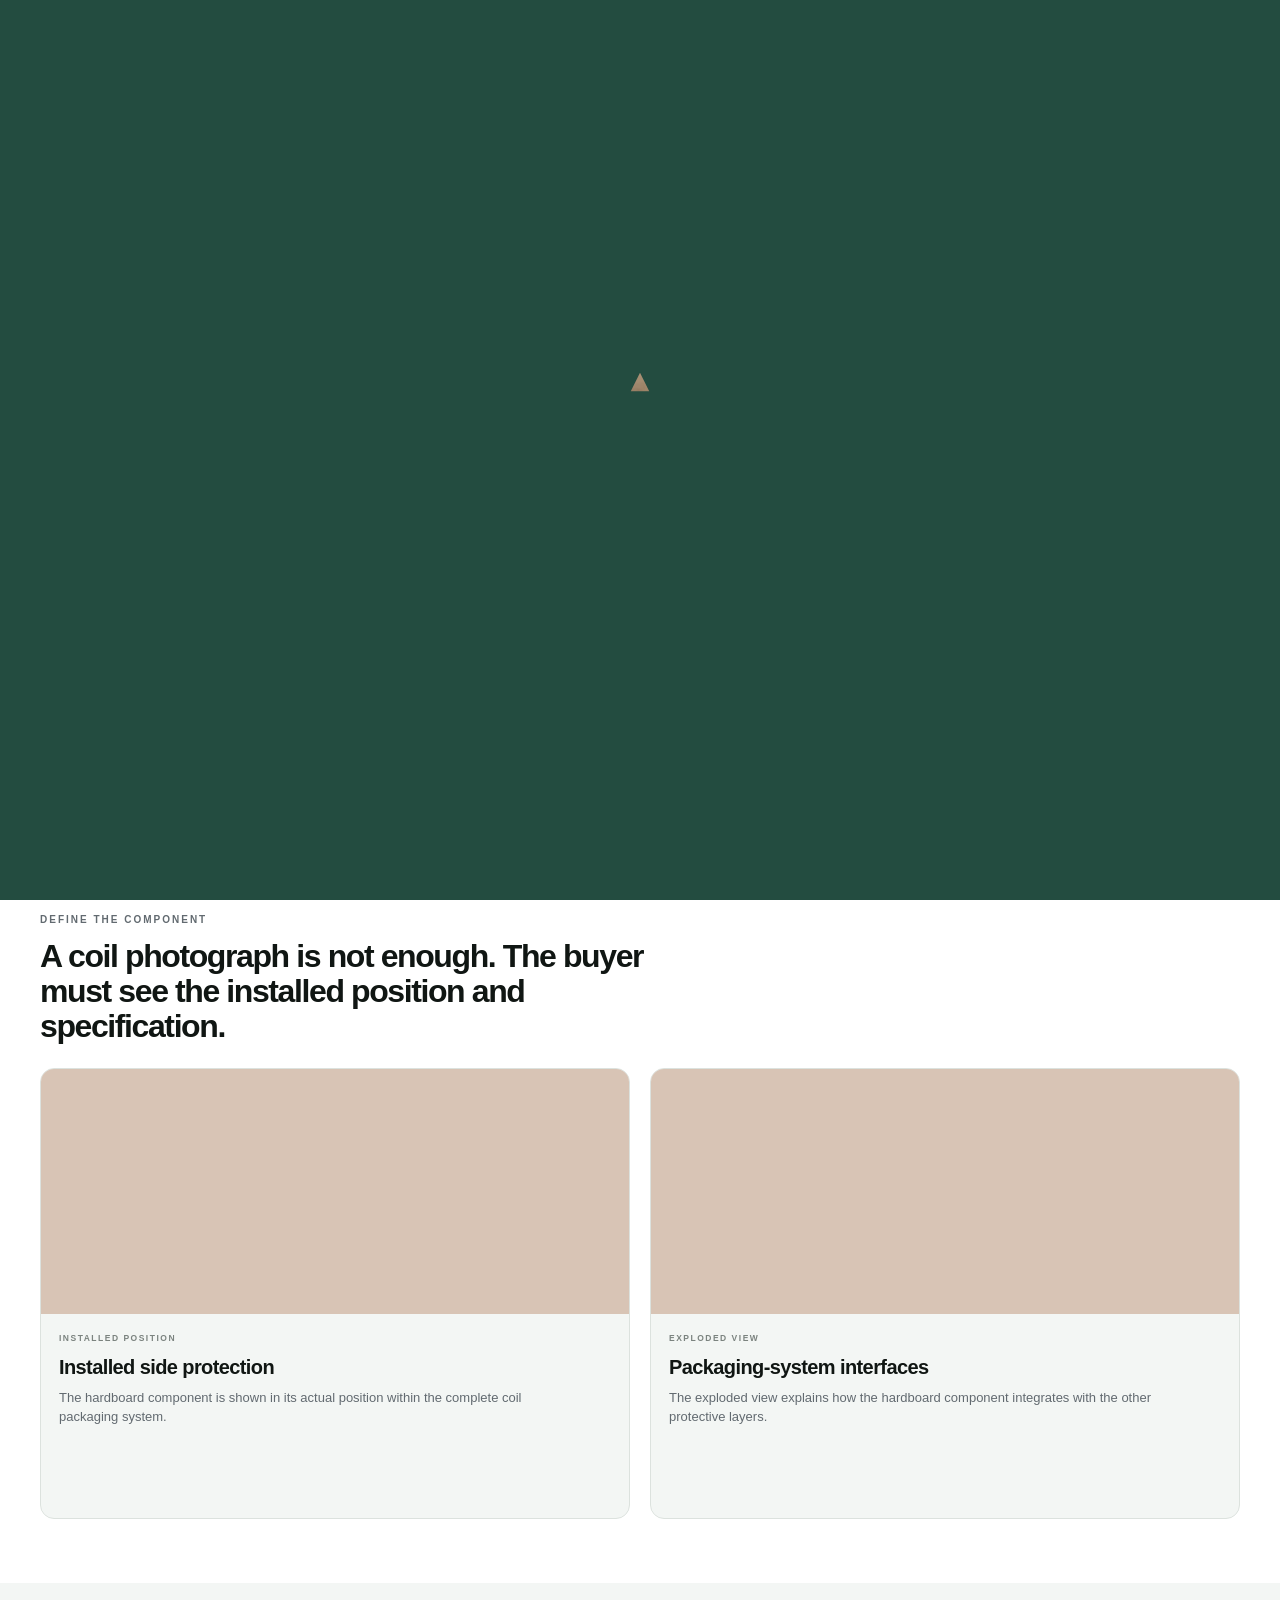
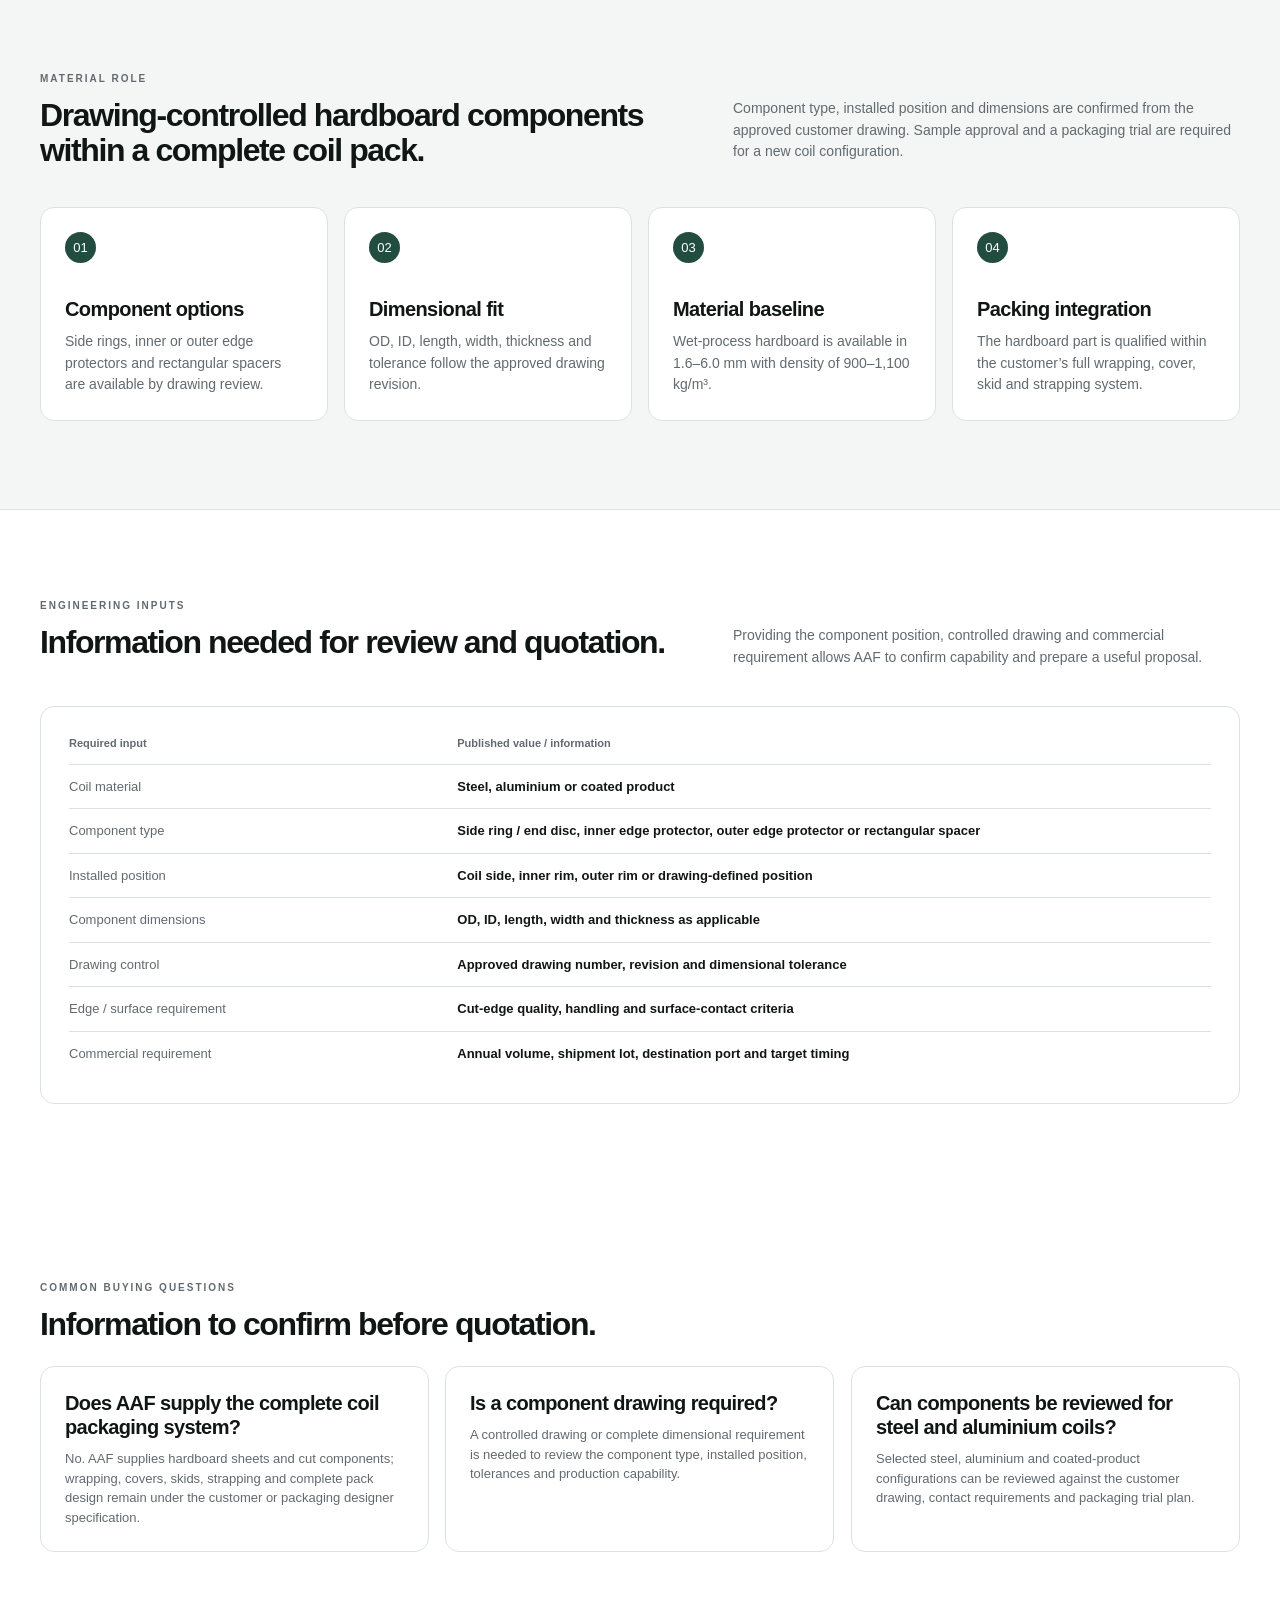
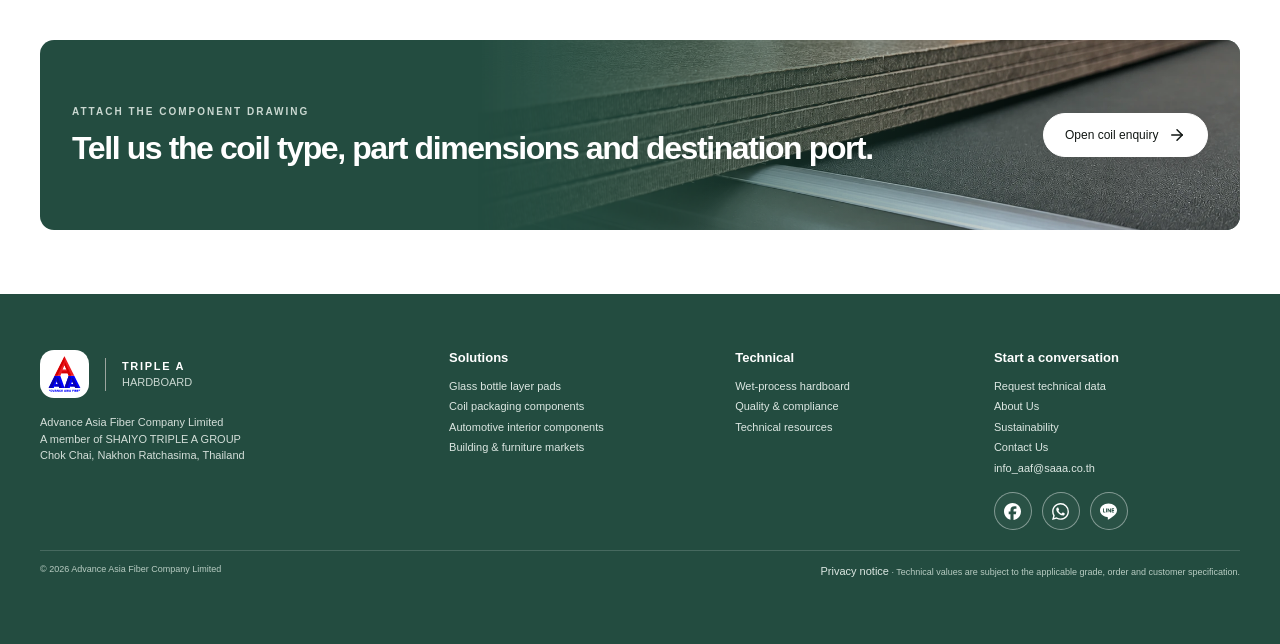
<file: pages/coil-packaging-components.html>
<!doctype html>
<html lang="en">
  <head>
    <meta charset="utf-8" />
    <meta name="viewport" content="width=device-width, initial-scale=1" />
    <title>Hardboard Coil Packaging Components | AAF</title>
    <meta
      name="description"
      content="Drawing-controlled hardboard components for steel and aluminium coil packaging."
    />
    <meta name="robots" content="noindex, follow" />
    <link rel="icon" type="image/svg+xml" href="../assets/logos/aaf-favicon.svg" />
    <!-- shared:styles:start -->
    <link href="../css/tokens.css" rel="stylesheet" />
    <link href="../css/global.css" rel="stylesheet" />
    <link href="../css/components.css?v=22" rel="stylesheet" />
    <!-- shared:styles:end -->
    <link rel="stylesheet" href="../css/pages/subpages.css" />
    <link rel="stylesheet" href="../css/pages/subpages/subpage-interactions.css" />
    <!-- shared:boot:start -->
    <script src="../js/motion-boot.js"></script>
    <!-- shared:boot:end -->
  </head>
  <body data-page="coil-packaging-components">
    <div class="site-shell">
      <!-- shared:header:start -->
      <header class="site-header">
        <a aria-label="Triple A Hardboard home" class="brand" href="../index.html"
          ><img
            alt="AAF — Advance Asia Fiber"
            class="brand-logo"
            src="../assets/logos/aaf-favicon.svg"
          /><span class="brand-copy"><strong>TRIPLE A</strong><small>HARDBOARD</small></span></a
        >
        <nav aria-label="Main navigation" class="main-nav">
          <div class="nav-menu">
            <button class="nav-trigger" type="button">
              Solutions <span class="sr-only">⌄</span
              ><svg
                aria-hidden="true"
                class="lucide lucide-chevron-down"
                fill="none"
                focusable="false"
                height="24"
                stroke="currentColor"
                stroke-linecap="round"
                stroke-linejoin="round"
                stroke-width="2"
                viewbox="0 0 24 24"
                width="24"
                xmlns="http://www.w3.org/2000/svg"
              >
                <path d="m6 9 6 6 6-6"></path>
              </svg>
            </button>
            <div class="nav-dropdown">
              <a href="../pages/glass-bottle-layer-pads.html">Glass Bottle Layer Pads</a
              ><a href="../pages/coil-packaging-components.html"
                >Steel &amp; Aluminium Coil Packaging</a
              ><a href="../pages/automotive-interior-components.html"
                >Automotive Interior Components</a
              ><a href="../pages/building-furniture-distribution.html"
                >Building &amp; Furniture Markets</a
              >
            </div>
          </div>
          <a href="../pages/wet-process-hardboard.html">Wet-Process Hardboard</a>
          <a href="../pages/quality-compliance.html">Quality &amp; Compliance</a>
          <a href="../pages/about-us.html">About Us</a>
          <div class="nav-menu nav-sustainability">
            <a class="nav-trigger" href="../pages/sustainability.html#from-tree-to-better-living"
              >Sustainability
              <svg
                aria-hidden="true"
                class="lucide lucide-chevron-down"
                fill="none"
                focusable="false"
                height="24"
                stroke="currentColor"
                stroke-linecap="round"
                stroke-linejoin="round"
                stroke-width="2"
                viewbox="0 0 24 24"
                width="24"
                xmlns="http://www.w3.org/2000/svg"
              >
                <path d="m6 9 6 6 6-6"></path></svg
            ></a>
            <div class="nav-dropdown" id="sustainability-dropdown">
              <a href="../pages/sustainability.html#from-tree-to-better-living"
                >From Tree to Better Living</a
              ><a href="../pages/sustainability.html#community-social-impact"
                >Community &amp; Social Impact</a
              ><a href="../pages/sustainability.html#renewable-energy">Renewable Energy</a
              ><a href="../pages/sustainability.html#nature-people-planet"
                >Nature, People &amp; Planet</a
              >
            </div>
          </div>
          <a class="nav-contact-link" href="../pages/contact-us.html">Contact Us</a>
        </nav>
        <details class="mobile-nav">
          <summary aria-expanded="false" aria-label="Open navigation">
            <span aria-hidden="true" class="mobile-menu-lucide"
              ><svg
                class="lucide lucide-menu mobile-menu-open-icon"
                fill="none"
                height="24"
                stroke="currentColor"
                stroke-linecap="round"
                stroke-linejoin="round"
                stroke-width="2"
                viewbox="0 0 24 24"
                width="24"
                xmlns="http://www.w3.org/2000/svg"
              >
                <path d="M4 12h16"></path>
                <path d="M4 6h16"></path>
                <path d="M4 18h16"></path></svg
              ><svg
                class="lucide lucide-x mobile-menu-close-icon"
                fill="none"
                height="24"
                stroke="currentColor"
                stroke-linecap="round"
                stroke-linejoin="round"
                stroke-width="2"
                viewbox="0 0 24 24"
                width="24"
                xmlns="http://www.w3.org/2000/svg"
              >
                <path d="M18 6 6 18"></path>
                <path d="m6 6 12 12"></path></svg
            ></span>
          </summary>
          <div>
            <strong>Solutions</strong
            ><a href="../pages/glass-bottle-layer-pads.html">Glass bottle layer pads</a
            ><a href="../pages/coil-packaging-components.html">Coil packaging components</a
            ><a href="../pages/automotive-interior-components.html">Automotive interiors</a
            ><a href="../pages/building-furniture-distribution.html">Building &amp; furniture</a
            ><strong>Technical &amp; company</strong
            ><a href="../pages/wet-process-hardboard.html">Wet-process hardboard</a
            ><a href="../pages/quality-compliance.html">Quality &amp; compliance</a
            ><a href="../pages/technical-resources.html">Technical resources</a
            ><a href="../pages/about-us.html">About Us</a>
            <details class="mobile-sustainability">
              <summary>
                Sustainability
                <svg
                  aria-hidden="true"
                  class="lucide lucide-chevron-down"
                  fill="none"
                  focusable="false"
                  height="24"
                  stroke="currentColor"
                  stroke-linecap="round"
                  stroke-linejoin="round"
                  stroke-width="2"
                  viewbox="0 0 24 24"
                  width="24"
                  xmlns="http://www.w3.org/2000/svg"
                >
                  <path d="m6 9 6 6 6-6"></path>
                </svg>
              </summary>
              <div>
                <a href="../pages/sustainability.html#from-tree-to-better-living"
                  >From Tree to Better Living</a
                ><a href="../pages/sustainability.html#community-social-impact"
                  >Community &amp; Social Impact</a
                ><a href="../pages/sustainability.html#renewable-energy">Renewable Energy</a
                ><a href="../pages/sustainability.html#nature-people-planet"
                  >Nature, People &amp; Planet</a
                >
              </div>
            </details>
            <a href="../pages/contact-us.html">Contact Us</a>
          </div>
        </details>
        <div class="header-actions">
          <details class="language-switcher">
            <summary aria-label="Change language" class="language-trigger" title="English">
              <span class="language-flag-wrap"
                ><img
                  alt=""
                  aria-hidden="true"
                  class="circle-flag"
                  src="../assets/icons/flag-us.svg"
              /></span>
              <span aria-hidden="true" class="language-current-code">EN</span>
              <span aria-hidden="true" class="language-chevron"
                ><svg
                  class="lucide lucide-chevron-down"
                  fill="none"
                  height="24"
                  stroke="currentColor"
                  stroke-linecap="round"
                  stroke-linejoin="round"
                  stroke-width="2"
                  viewbox="0 0 24 24"
                  width="24"
                  xmlns="http://www.w3.org/2000/svg"
                >
                  <path d="m6 9 6 6 6-6"></path></svg
              ></span>
            </summary>
            <div aria-label="Languages" class="language-dropdown" role="menu">
              <button
                class="language-option is-active"
                data-code="EN"
                data-lang="en"
                data-name="English"
                role="menuitem"
                type="button"
              >
                <span class="language-option-flag"
                  ><img
                    alt=""
                    aria-hidden="true"
                    class="circle-flag"
                    src="../assets/icons/flag-us.svg" /></span
                ><span>EN</span>
              </button>
              <button
                class="language-option"
                data-code="ES"
                data-lang="es"
                data-name="Español"
                role="menuitem"
                type="button"
              >
                <span class="language-option-flag"
                  ><img
                    alt=""
                    aria-hidden="true"
                    class="circle-flag"
                    src="../assets/icons/flag-es.svg" /></span
                ><span>ES</span>
              </button>
              <button
                class="language-option"
                data-code="FR"
                data-lang="fr"
                data-name="Français"
                role="menuitem"
                type="button"
              >
                <span class="language-option-flag"
                  ><img
                    alt=""
                    aria-hidden="true"
                    class="circle-flag"
                    src="../assets/icons/flag-fr.svg" /></span
                ><span>FR</span>
              </button>
              <button
                class="language-option"
                data-code="JA"
                data-lang="ja"
                data-name="日本語"
                role="menuitem"
                type="button"
              >
                <span class="language-option-flag"
                  ><img
                    alt=""
                    aria-hidden="true"
                    class="circle-flag"
                    src="../assets/icons/flag-jp.svg" /></span
                ><span>JA</span>
              </button>
              <button
                class="language-option"
                data-code="TH"
                data-lang="th"
                data-name="ไทย"
                role="menuitem"
                type="button"
              >
                <span class="language-option-flag"
                  ><img
                    alt=""
                    aria-hidden="true"
                    class="circle-flag"
                    src="../assets/icons/flag-th.svg" /></span
                ><span>TH</span>
              </button>
              <button
                class="language-option"
                data-code="ZH"
                data-lang="zh"
                data-name="中文"
                role="menuitem"
                type="button"
              >
                <span class="language-option-flag"
                  ><img
                    alt=""
                    aria-hidden="true"
                    class="circle-flag"
                    src="../assets/icons/flag-cn.svg" /></span
                ><span>ZH</span>
              </button>
            </div>
          </details>
          <a
            class="button button-small button-primary header-quote-button"
            href="../pages/request-a-quote.html"
            ><span aria-hidden="true" class="header-quote-icon"
              ><svg
                class="lucide lucide-clipboard-list"
                fill="none"
                height="24"
                stroke="currentColor"
                stroke-linecap="round"
                stroke-linejoin="round"
                stroke-width="2"
                viewbox="0 0 24 24"
                width="24"
                xmlns="http://www.w3.org/2000/svg"
              >
                <rect height="4" rx="1" ry="1" width="8" x="8" y="2"></rect>
                <path
                  d="M16 4h2a2 2 0 0 1 2 2v14a2 2 0 0 1-2 2H6a2 2 0 0 1-2-2V6a2 2 0 0 1 2-2h2"
                ></path>
                <path d="M12 11h4"></path>
                <path d="M12 16h4"></path>
                <path d="M8 11h.01"></path>
                <path d="M8 16h.01"></path></svg></span
            ><span>Request a quote</span
            ><svg
              aria-hidden="true"
              class="lucide lucide-arrow-right header-quote-arrow"
              fill="none"
              focusable="false"
              height="24"
              stroke="currentColor"
              stroke-linecap="round"
              stroke-linejoin="round"
              stroke-width="2"
              viewbox="0 0 24 24"
              width="24"
              xmlns="http://www.w3.org/2000/svg"
            >
              <path d="M5 12h14"></path>
              <path d="m12 5 7 7-7 7"></path></svg
          ></a>
        </div>
      </header>
      <!-- shared:header:end -->
      <main class="subpage-main" data-subpage-root>
        <section class="subpage-hero page-width">
          <div>
            <nav class="breadcrumbs" aria-label="Breadcrumb">
              <a href="../index.html">Home</a><span>/</span
              ><span>Solutions / Coil packaging components</span>
            </nav>
            <p class="eyebrow">Steel & aluminium export packaging</p>
            <h1>Hardboard Components for Export Coil Packaging Systems</h1>
            <p class="subpage-lead">
              Dense, cut-to-size hardboard components for selected steel and aluminium coil
              packaging configurations.
            </p>
            <div class="subpage-actions">
              <a class="button button-primary" href="request-a-quote.html"
                >Discuss the component <span class="sr-only">→</span
                ><svg
                  aria-hidden="true"
                  class="lucide lucide-arrow-right"
                  fill="none"
                  focusable="false"
                  height="24"
                  stroke="currentColor"
                  stroke-linecap="round"
                  stroke-linejoin="round"
                  stroke-width="2"
                  viewBox="0 0 24 24"
                  width="24"
                  xmlns="http://www.w3.org/2000/svg"
                >
                  <path d="M5 12h14"></path>
                  <path d="m12 5 7 7-7 7"></path></svg></a
              ><a class="button button-secondary" href="#engineering-inputs">See required inputs</a>
            </div>
          </div>
          <figure class="subpage-hero-media">
            <img
              src="../assets/images/coil/coi-01-complete-steel-coil-package.webp"
              alt="Complete steel coil package protected with hardboard components"
              fetchpriority="high"
            />
          </figure>
        </section>
        <section class="proof-bar proof-bar-compact">
          <div class="page-width proof-bar-inner">
            <span
              ><strong>AAF SUPPLY SCOPE : </strong>AAF supplies hardboard sheets and cut hardboard
              components. Wrapping materials, strapping and complete coil-pack design remain under
              the customer's or packaging designer's specification.</span
            >
          </div>
        </section>
        <section class="subpage-section coil-evidence-section">
          <div class="page-width">
            <div class="coil-evidence-intro">
              <p class="eyebrow">Define the component</p>
              <h2>
                A coil photograph is not enough. The buyer must see the installed position and
                specification.
              </h2>
            </div>
            <div class="application-grid coil-evidence-grid">
              <article class="application-card coil-evidence-card">
                <figure class="application-actual-media">
                  <img
                    class="media-cover"
                    src="../assets/images/coil/coi-04-side-disc-installed-position.webp"
                    alt="Hardboard side disc in installed position on a steel coil"
                    loading="lazy"
                    decoding="async"
                    sizes="(max-width: 820px) 100vw, 50vw"
                  />
                </figure>
                <div class="card-copy">
                  <p class="card-number">Installed position</p>
                  <h3>Installed side protection</h3>
                  <p>
                    The hardboard component is shown in its actual position within the complete coil
                    packaging system.
                  </p>
                </div>
              </article>
              <article class="application-card coil-evidence-card">
                <figure class="application-actual-media">
                  <img
                    class="media-cover"
                    src="../assets/images/coil/coi-06a-coil-packaging-exploded-view.webp"
                    alt="Exploded view of coil packaging system"
                    loading="lazy"
                    decoding="async"
                    sizes="(max-width: 820px) 100vw, 50vw"
                  />
                </figure>
                <div class="card-copy">
                  <p class="card-number">Exploded view</p>
                  <h3>Packaging-system interfaces</h3>
                  <p>
                    The exploded view explains how the hardboard component integrates with the other
                    protective layers.
                  </p>
                </div>
              </article>
            </div>
          </div>
        </section>
        <section class="subpage-section alt">
          <div class="page-width">
            <div class="section-intro">
              <div>
                <p class="eyebrow">Material role</p>
                <h2>Drawing-controlled hardboard components within a complete coil pack.</h2>
              </div>
              <p class="section-copy">
                Component type, installed position and dimensions are confirmed from the approved
                customer drawing. Sample approval and a packaging trial are required for a new coil
                configuration.
              </p>
            </div>
            <div class="feature-grid coil-workflow-grid">
              <article class="feature-card">
                <span class="number">01</span>
                <h3>Component options</h3>
                <p>
                  Side rings, inner or outer edge protectors and rectangular spacers are available
                  by drawing review.
                </p>
              </article>
              <article class="feature-card">
                <span class="number">02</span>
                <h3>Dimensional fit</h3>
                <p>
                  OD, ID, length, width, thickness and tolerance follow the approved drawing
                  revision.
                </p>
              </article>
              <article class="feature-card">
                <span class="number">03</span>
                <h3>Material baseline</h3>
                <p>
                  Wet-process hardboard is available in 1.6–6.0 mm with density of 900–1,100 kg/m³.
                </p>
              </article>
              <article class="feature-card">
                <span class="number">04</span>
                <h3>Packing integration</h3>
                <p>
                  The hardboard part is qualified within the customer’s full wrapping, cover, skid
                  and strapping system.
                </p>
              </article>
            </div>
          </div>
        </section>
        <section class="subpage-section" id="engineering-inputs">
          <div class="page-width">
            <div class="section-intro">
              <div>
                <p class="eyebrow">Engineering inputs</p>
                <h2>Information needed for review and quotation.</h2>
              </div>
              <p class="section-copy">
                Providing the component position, controlled drawing and commercial requirement
                allows AAF to confirm capability and prepare a useful proposal.
              </p>
            </div>
            <div class="table-wrap data-table-wrap">
              <table class="spec-table data-table" data-columns="2">
                <thead>
                  <tr>
                    <th scope="col">Required input</th>
                    <th scope="col">Published value / information</th>
                  </tr>
                </thead>
                <tbody>
                  <tr>
                    <td data-label="Required input">Coil material</td>
                    <td data-label="Published value / information">
                      Steel, aluminium or coated product
                    </td>
                  </tr>
                  <tr>
                    <td data-label="Required input">Component type</td>
                    <td data-label="Published value / information">
                      Side ring / end disc, inner edge protector, outer edge protector or
                      rectangular spacer
                    </td>
                  </tr>
                  <tr>
                    <td data-label="Required input">Installed position</td>
                    <td data-label="Published value / information">
                      Coil side, inner rim, outer rim or drawing-defined position
                    </td>
                  </tr>
                  <tr>
                    <td data-label="Required input">Component dimensions</td>
                    <td data-label="Published value / information">
                      OD, ID, length, width and thickness as applicable
                    </td>
                  </tr>
                  <tr>
                    <td data-label="Required input">Drawing control</td>
                    <td data-label="Published value / information">
                      Approved drawing number, revision and dimensional tolerance
                    </td>
                  </tr>
                  <tr>
                    <td data-label="Required input">Edge / surface requirement</td>
                    <td data-label="Published value / information">
                      Cut-edge quality, handling and surface-contact criteria
                    </td>
                  </tr>
                  <tr>
                    <td data-label="Required input">Commercial requirement</td>
                    <td data-label="Published value / information">
                      Annual volume, shipment lot, destination port and target timing
                    </td>
                  </tr>
                </tbody>
              </table>
            </div>
          </div>
        </section>
        <section class="subpage-section alt faq-cards-section">
          <div class="page-width">
            <div class="section-header">
              <p class="eyebrow">Common buying questions</p>
              <h2>Information to confirm before quotation.</h2>
            </div>
            <div class="faq-grid">
              <article>
                <h3>Does AAF supply the complete coil packaging system?</h3>
                <p>
                  No. AAF supplies hardboard sheets and cut components; wrapping, covers, skids,
                  strapping and complete pack design remain under the customer or packaging designer
                  specification.
                </p>
              </article>
              <article>
                <h3>Is a component drawing required?</h3>
                <p>
                  A controlled drawing or complete dimensional requirement is needed to review the
                  component type, installed position, tolerances and production capability.
                </p>
              </article>
              <article>
                <h3>Can components be reviewed for steel and aluminium coils?</h3>
                <p>
                  Selected steel, aluminium and coated-product configurations can be reviewed
                  against the customer drawing, contact requirements and packaging trial plan.
                </p>
              </article>
            </div>
          </div>
        </section>
        <section class="cta-section">
          <div class="page-width cta-inner">
            <div>
              <p class="eyebrow eyebrow-light">Attach the component drawing</p>
              <h2>Tell us the coil type, part dimensions and destination port.</h2>
            </div>
            <a class="button button-light" href="request-a-quote.html"
              >Open coil enquiry <span class="sr-only">→</span
              ><svg
                aria-hidden="true"
                class="lucide lucide-arrow-right"
                fill="none"
                focusable="false"
                height="24"
                stroke="currentColor"
                stroke-linecap="round"
                stroke-linejoin="round"
                stroke-width="2"
                viewBox="0 0 24 24"
                width="24"
                xmlns="http://www.w3.org/2000/svg"
              >
                <path d="M5 12h14"></path>
                <path d="m12 5 7 7-7 7"></path></svg
            ></a>
          </div>
        </section>
      </main>
      <!-- shared:footer:start -->
      <footer class="site-footer" id="company">
        <div class="footer-inner">
          <div class="footer-grid">
            <div>
              <div class="brand brand-footer">
                <img
                  alt="AAF — Advance Asia Fiber"
                  class="brand-logo"
                  src="../assets/logos/aaf-favicon.svg"
                /><span class="brand-copy"><strong>TRIPLE A</strong><small>HARDBOARD</small></span>
              </div>
              <p>
                Advance Asia Fiber Company Limited<br />A member of SHAIYO TRIPLE A GROUP<br />Chok
                Chai, Nakhon Ratchasima, Thailand
              </p>
            </div>
            <div>
              <h3>Solutions</h3>
              <a href="../pages/glass-bottle-layer-pads.html">Glass bottle layer pads</a>
              <a href="../pages/coil-packaging-components.html">Coil packaging components</a>
              <a href="../pages/automotive-interior-components.html"
                >Automotive interior components</a
              >
              <a href="../pages/building-furniture-distribution.html"
                >Building &amp; furniture markets</a
              >
            </div>
            <div>
              <h3>Technical</h3>
              <a href="../pages/wet-process-hardboard.html">Wet-process hardboard</a>
              <a href="../pages/quality-compliance.html">Quality &amp; compliance</a>
              <a href="../pages/technical-resources.html">Technical resources</a>
            </div>
            <div>
              <h3>Start a conversation</h3>
              <a href="../pages/request-a-quote.html">Request technical data</a>
              <a href="../pages/about-us.html">About Us</a>
              <a href="../pages/sustainability.html">Sustainability</a>
              <a href="../pages/contact-us.html">Contact Us</a>
              <a href="mailto:info_aaf@saaa.co.th">info_aaf@saaa.co.th</a>
              <div aria-label="Social media" class="footer-socials">
                <a
                  aria-label="Facebook"
                  class="footer-social-icon"
                  data-placeholder="production-url"
                  href="#"
                  title="Facebook — production URL pending"
                  ><svg aria-hidden="true" focusable="false" viewBox="0 0 24 24">
                    <use href="../assets/icons/facebook.svg#icon"></use></svg></a
                ><a
                  aria-label="WhatsApp"
                  class="footer-social-icon"
                  data-placeholder="production-url"
                  href="#"
                  title="WhatsApp — production URL pending"
                  ><svg aria-hidden="true" focusable="false" viewBox="0 0 24 24">
                    <use href="../assets/icons/whatsapp.svg#icon"></use></svg></a
                ><a
                  aria-label="LINE"
                  class="footer-social-icon"
                  data-placeholder="production-url"
                  href="#"
                  title="LINE — production URL pending"
                  ><svg aria-hidden="true" focusable="false" viewBox="0 0 24 24">
                    <use href="../assets/icons/line.svg#icon"></use></svg
                ></a>
              </div>
            </div>
          </div>
          <div class="footer-bottom">
            <span>© 2026 Advance Asia Fiber Company Limited</span
            ><span
              ><a href="../pages/privacy.html">Privacy notice</a> · Technical values are subject to
              the applicable grade, order and customer specification.</span
            >
          </div>
        </div>
      </footer>
      <!-- shared:footer:end -->
    </div>
    <!-- shared:scripts:start -->
    <script src="../js/vendor/gsap.min.js"></script>
    <script src="../js/vendor/SplitText.min.js"></script>
    <script src="../js/main.js" type="module"></script>
    <!-- shared:scripts:end -->
    <script type="module" src="../js/pages/coil-packaging-components.js"></script>
  </body>
</html>
</file>
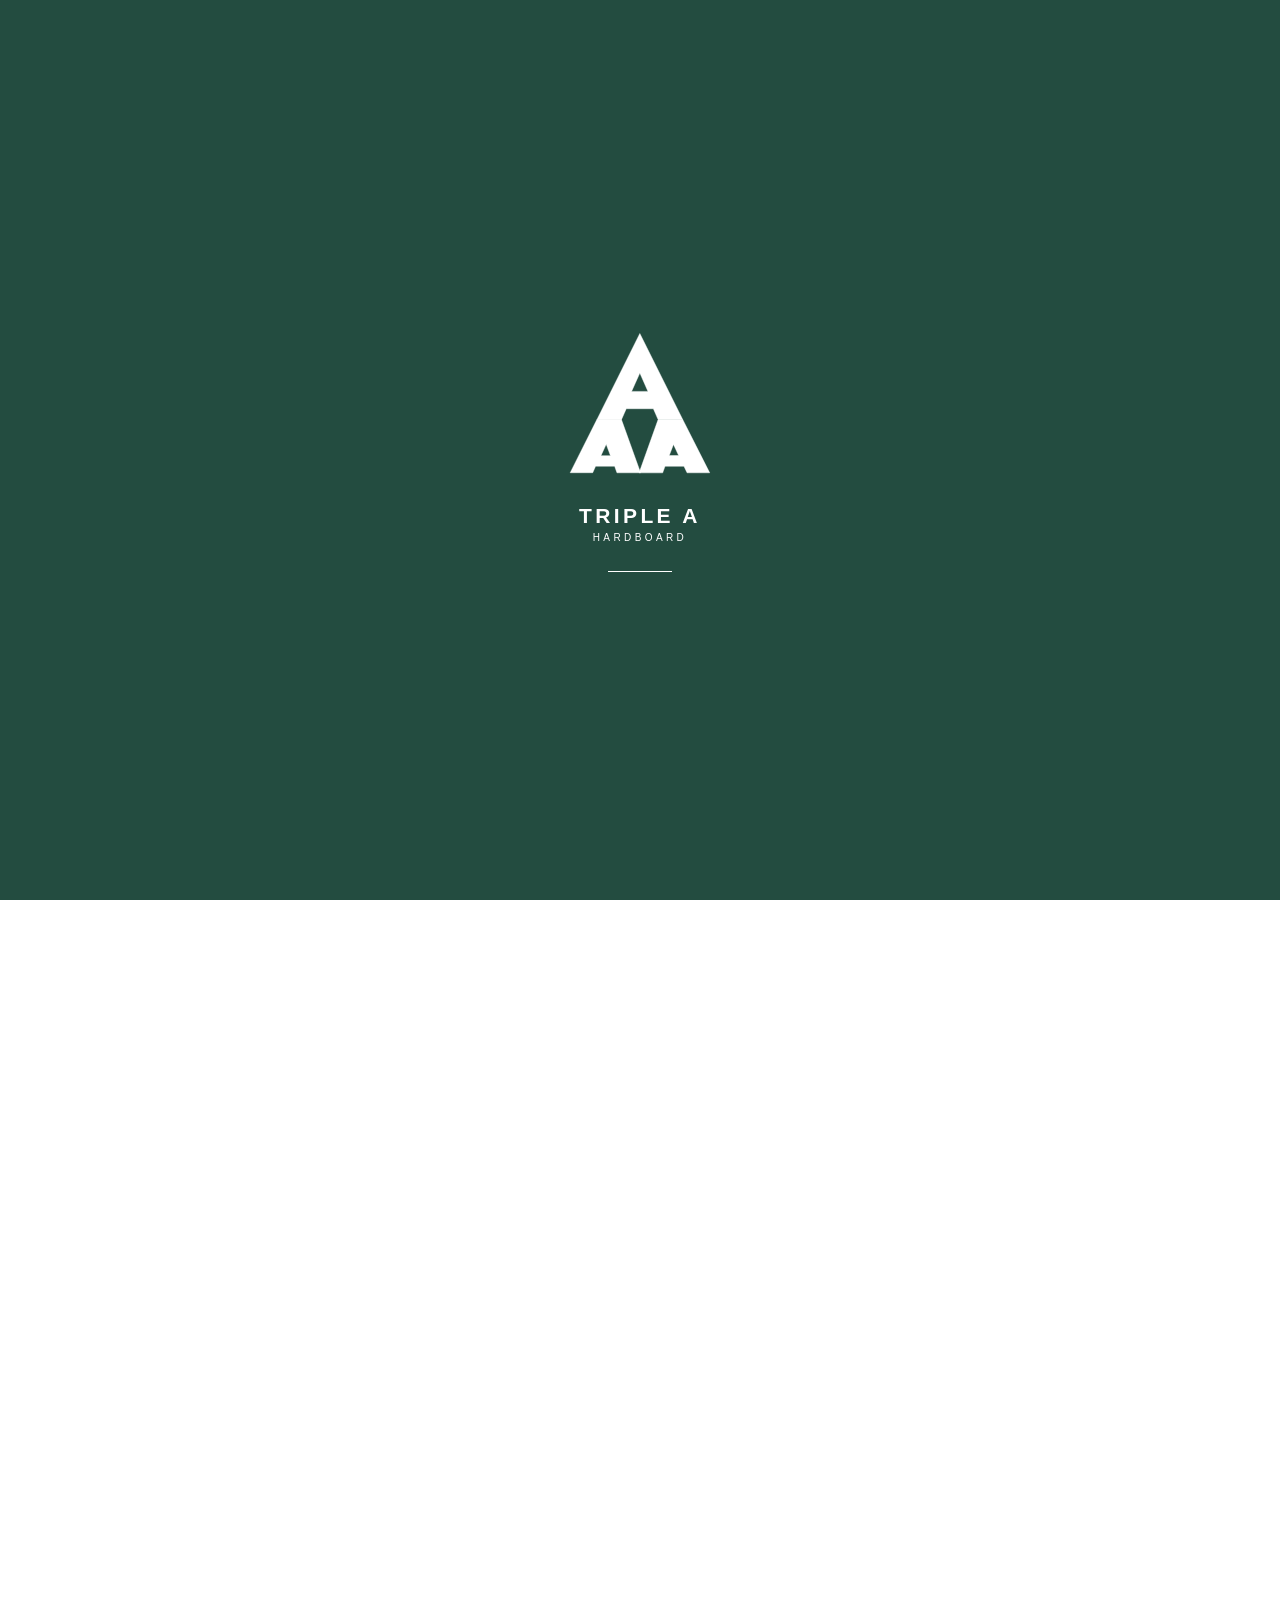
<file: pages/contact-us.html>
<!doctype html>
<html lang="en">
  <head>
    <meta charset="utf-8" />
    <meta name="viewport" content="width=device-width, initial-scale=1" />
    <title>Contact Us | AAF</title>
    <meta
      name="description"
      content="Sales office, factory and enquiry contact information for Advance Asia Fiber."
    />
    <meta name="robots" content="noindex, follow" />
    <link rel="icon" type="image/svg+xml" href="../assets/logos/aaf-favicon.svg" />
    <!-- shared:styles:start -->
    <link href="../css/tokens.css" rel="stylesheet" />
    <link href="../css/global.css" rel="stylesheet" />
    <link href="../css/components.css?v=22" rel="stylesheet" />
    <!-- shared:styles:end -->
    <link rel="stylesheet" href="../css/pages/subpages.css" />
    <link rel="stylesheet" href="../css/pages/contact-us.css" />
    <link rel="stylesheet" href="../css/pages/subpages/subpage-interactions.css" />
    <!-- shared:boot:start -->
    <script src="../js/motion-boot.js"></script>
    <!-- shared:boot:end -->
  </head>
  <body data-page="contact-us">
    <div class="site-shell">
      <!-- shared:header:start -->
      <header class="site-header">
        <a aria-label="Triple A Hardboard home" class="brand" href="../index.html"
          ><img
            alt="AAF — Advance Asia Fiber"
            class="brand-logo"
            src="../assets/logos/aaf-favicon.svg"
          /><span class="brand-copy"><strong>TRIPLE A</strong><small>HARDBOARD</small></span></a
        >
        <nav aria-label="Main navigation" class="main-nav">
          <div class="nav-menu">
            <button class="nav-trigger" type="button">
              Solutions <span class="sr-only">⌄</span
              ><svg
                aria-hidden="true"
                class="lucide lucide-chevron-down"
                fill="none"
                focusable="false"
                height="24"
                stroke="currentColor"
                stroke-linecap="round"
                stroke-linejoin="round"
                stroke-width="2"
                viewbox="0 0 24 24"
                width="24"
                xmlns="http://www.w3.org/2000/svg"
              >
                <path d="m6 9 6 6 6-6"></path>
              </svg>
            </button>
            <div class="nav-dropdown">
              <a href="../pages/glass-bottle-layer-pads.html">Glass Bottle Layer Pads</a
              ><a href="../pages/coil-packaging-components.html"
                >Steel &amp; Aluminium Coil Packaging</a
              ><a href="../pages/automotive-interior-components.html"
                >Automotive Interior Components</a
              ><a href="../pages/building-furniture-distribution.html"
                >Building &amp; Furniture Markets</a
              >
            </div>
          </div>
          <a href="../pages/wet-process-hardboard.html">Wet-Process Hardboard</a>
          <a href="../pages/quality-compliance.html">Quality &amp; Compliance</a>
          <a href="../pages/about-us.html">About Us</a>
          <div class="nav-menu nav-sustainability">
            <a class="nav-trigger" href="../pages/sustainability.html#from-tree-to-better-living"
              >Sustainability
              <svg
                aria-hidden="true"
                class="lucide lucide-chevron-down"
                fill="none"
                focusable="false"
                height="24"
                stroke="currentColor"
                stroke-linecap="round"
                stroke-linejoin="round"
                stroke-width="2"
                viewbox="0 0 24 24"
                width="24"
                xmlns="http://www.w3.org/2000/svg"
              >
                <path d="m6 9 6 6 6-6"></path></svg
            ></a>
            <div class="nav-dropdown" id="sustainability-dropdown">
              <a href="../pages/sustainability.html#from-tree-to-better-living"
                >From Tree to Better Living</a
              ><a href="../pages/sustainability.html#community-social-impact"
                >Community &amp; Social Impact</a
              ><a href="../pages/sustainability.html#renewable-energy">Renewable Energy</a
              ><a href="../pages/sustainability.html#nature-people-planet"
                >Nature, People &amp; Planet</a
              >
            </div>
          </div>
          <a class="nav-contact-link" href="../pages/contact-us.html">Contact Us</a>
        </nav>
        <details class="mobile-nav">
          <summary aria-expanded="false" aria-label="Open navigation">
            <span aria-hidden="true" class="mobile-menu-lucide"
              ><svg
                class="lucide lucide-menu mobile-menu-open-icon"
                fill="none"
                height="24"
                stroke="currentColor"
                stroke-linecap="round"
                stroke-linejoin="round"
                stroke-width="2"
                viewbox="0 0 24 24"
                width="24"
                xmlns="http://www.w3.org/2000/svg"
              >
                <path d="M4 12h16"></path>
                <path d="M4 6h16"></path>
                <path d="M4 18h16"></path></svg
              ><svg
                class="lucide lucide-x mobile-menu-close-icon"
                fill="none"
                height="24"
                stroke="currentColor"
                stroke-linecap="round"
                stroke-linejoin="round"
                stroke-width="2"
                viewbox="0 0 24 24"
                width="24"
                xmlns="http://www.w3.org/2000/svg"
              >
                <path d="M18 6 6 18"></path>
                <path d="m6 6 12 12"></path></svg
            ></span>
          </summary>
          <div>
            <strong>Solutions</strong
            ><a href="../pages/glass-bottle-layer-pads.html">Glass bottle layer pads</a
            ><a href="../pages/coil-packaging-components.html">Coil packaging components</a
            ><a href="../pages/automotive-interior-components.html">Automotive interiors</a
            ><a href="../pages/building-furniture-distribution.html">Building &amp; furniture</a
            ><strong>Technical &amp; company</strong
            ><a href="../pages/wet-process-hardboard.html">Wet-process hardboard</a
            ><a href="../pages/quality-compliance.html">Quality &amp; compliance</a
            ><a href="../pages/technical-resources.html">Technical resources</a
            ><a href="../pages/about-us.html">About Us</a>
            <details class="mobile-sustainability">
              <summary>
                Sustainability
                <svg
                  aria-hidden="true"
                  class="lucide lucide-chevron-down"
                  fill="none"
                  focusable="false"
                  height="24"
                  stroke="currentColor"
                  stroke-linecap="round"
                  stroke-linejoin="round"
                  stroke-width="2"
                  viewbox="0 0 24 24"
                  width="24"
                  xmlns="http://www.w3.org/2000/svg"
                >
                  <path d="m6 9 6 6 6-6"></path>
                </svg>
              </summary>
              <div>
                <a href="../pages/sustainability.html#from-tree-to-better-living"
                  >From Tree to Better Living</a
                ><a href="../pages/sustainability.html#community-social-impact"
                  >Community &amp; Social Impact</a
                ><a href="../pages/sustainability.html#renewable-energy">Renewable Energy</a
                ><a href="../pages/sustainability.html#nature-people-planet"
                  >Nature, People &amp; Planet</a
                >
              </div>
            </details>
            <a href="../pages/contact-us.html">Contact Us</a>
          </div>
        </details>
        <div class="header-actions">
          <details class="language-switcher">
            <summary aria-label="Change language" class="language-trigger" title="English">
              <span class="language-flag-wrap"
                ><img
                  alt=""
                  aria-hidden="true"
                  class="circle-flag"
                  src="../assets/icons/flag-us.svg"
              /></span>
              <span aria-hidden="true" class="language-current-code">EN</span>
              <span aria-hidden="true" class="language-chevron"
                ><svg
                  class="lucide lucide-chevron-down"
                  fill="none"
                  height="24"
                  stroke="currentColor"
                  stroke-linecap="round"
                  stroke-linejoin="round"
                  stroke-width="2"
                  viewbox="0 0 24 24"
                  width="24"
                  xmlns="http://www.w3.org/2000/svg"
                >
                  <path d="m6 9 6 6 6-6"></path></svg
              ></span>
            </summary>
            <div aria-label="Languages" class="language-dropdown" role="menu">
              <button
                class="language-option is-active"
                data-code="EN"
                data-lang="en"
                data-name="English"
                role="menuitem"
                type="button"
              >
                <span class="language-option-flag"
                  ><img
                    alt=""
                    aria-hidden="true"
                    class="circle-flag"
                    src="../assets/icons/flag-us.svg" /></span
                ><span>EN</span>
              </button>
              <button
                class="language-option"
                data-code="ES"
                data-lang="es"
                data-name="Español"
                role="menuitem"
                type="button"
              >
                <span class="language-option-flag"
                  ><img
                    alt=""
                    aria-hidden="true"
                    class="circle-flag"
                    src="../assets/icons/flag-es.svg" /></span
                ><span>ES</span>
              </button>
              <button
                class="language-option"
                data-code="FR"
                data-lang="fr"
                data-name="Français"
                role="menuitem"
                type="button"
              >
                <span class="language-option-flag"
                  ><img
                    alt=""
                    aria-hidden="true"
                    class="circle-flag"
                    src="../assets/icons/flag-fr.svg" /></span
                ><span>FR</span>
              </button>
              <button
                class="language-option"
                data-code="JA"
                data-lang="ja"
                data-name="日本語"
                role="menuitem"
                type="button"
              >
                <span class="language-option-flag"
                  ><img
                    alt=""
                    aria-hidden="true"
                    class="circle-flag"
                    src="../assets/icons/flag-jp.svg" /></span
                ><span>JA</span>
              </button>
              <button
                class="language-option"
                data-code="TH"
                data-lang="th"
                data-name="ไทย"
                role="menuitem"
                type="button"
              >
                <span class="language-option-flag"
                  ><img
                    alt=""
                    aria-hidden="true"
                    class="circle-flag"
                    src="../assets/icons/flag-th.svg" /></span
                ><span>TH</span>
              </button>
              <button
                class="language-option"
                data-code="ZH"
                data-lang="zh"
                data-name="中文"
                role="menuitem"
                type="button"
              >
                <span class="language-option-flag"
                  ><img
                    alt=""
                    aria-hidden="true"
                    class="circle-flag"
                    src="../assets/icons/flag-cn.svg" /></span
                ><span>ZH</span>
              </button>
            </div>
          </details>
          <a
            class="button button-small button-primary header-quote-button"
            href="../pages/request-a-quote.html"
            ><span aria-hidden="true" class="header-quote-icon"
              ><svg
                class="lucide lucide-clipboard-list"
                fill="none"
                height="24"
                stroke="currentColor"
                stroke-linecap="round"
                stroke-linejoin="round"
                stroke-width="2"
                viewbox="0 0 24 24"
                width="24"
                xmlns="http://www.w3.org/2000/svg"
              >
                <rect height="4" rx="1" ry="1" width="8" x="8" y="2"></rect>
                <path
                  d="M16 4h2a2 2 0 0 1 2 2v14a2 2 0 0 1-2 2H6a2 2 0 0 1-2-2V6a2 2 0 0 1 2-2h2"
                ></path>
                <path d="M12 11h4"></path>
                <path d="M12 16h4"></path>
                <path d="M8 11h.01"></path>
                <path d="M8 16h.01"></path></svg></span
            ><span>Request a quote</span
            ><svg
              aria-hidden="true"
              class="lucide lucide-arrow-right header-quote-arrow"
              fill="none"
              focusable="false"
              height="24"
              stroke="currentColor"
              stroke-linecap="round"
              stroke-linejoin="round"
              stroke-width="2"
              viewbox="0 0 24 24"
              width="24"
              xmlns="http://www.w3.org/2000/svg"
            >
              <path d="M5 12h14"></path>
              <path d="m12 5 7 7-7 7"></path></svg
          ></a>
        </div>
      </header>
      <!-- shared:header:end -->
      <main class="subpage-main" data-subpage-root>
        <section class="subpage-hero page-width">
          <div>
            <nav class="breadcrumbs" aria-label="Breadcrumb">
              <a href="../index.html">Home</a><span>/</span><span>Contact Us</span>
            </nav>
            <p class="eyebrow">Sales, factory & enquiries</p>
            <h1>Contact Us</h1>
            <p class="subpage-lead">
              Reach AAF’s Bangkok sales office or Chok Chai factory, or send a short request for
              information and online ordering.
            </p>
            <div class="subpage-actions">
              <a class="button button-primary" href="mailto:info_aaf@saaa.co.th"
                >Send an email <span class="sr-only">→</span
                ><svg
                  aria-hidden="true"
                  class="lucide lucide-arrow-right"
                  fill="none"
                  focusable="false"
                  height="24"
                  stroke="currentColor"
                  stroke-linecap="round"
                  stroke-linejoin="round"
                  stroke-width="2"
                  viewBox="0 0 24 24"
                  width="24"
                  xmlns="http://www.w3.org/2000/svg"
                >
                  <path d="M5 12h14"></path>
                  <path d="m12 5 7 7-7 7"></path></svg></a
              ><a class="button button-secondary" href="request-a-quote.html">Technical enquiry</a>
            </div>
          </div>
          <figure class="subpage-hero-media">
            <img
              src="../assets/images/company/com-03-contact-technical-meeting-hero.webp"
              alt="AAF contact table with paper and pen overlooking the wet-process factory"
              fetchpriority="high"
            />
          </figure>
        </section>
        <section class="subpage-section alt" id="contact-details-section">
          <div class="page-width">
            <div class="contact-location-grid">
              <article class="contact-location-card">
                <div class="contact-card-heading">
                  <p class="eyebrow">Sales office</p>
                  <span class="contact-card-tag">Bangkok</span>
                </div>
                <h3>Advance Asia Fiber</h3>
                <p class="contact-location-address">
                  140/6 ITF Tower 7th Floor Silom Rd., Suriyawong, Bangrak, Bangkok 10500, Thailand
                </p>
                <div class="contact-location-contact">
                  <a href="tel:+66879420648"
                    ><svg
                      aria-hidden="true"
                      class="lucide lucide-phone"
                      fill="none"
                      focusable="false"
                      height="16"
                      stroke="currentColor"
                      stroke-linecap="round"
                      stroke-linejoin="round"
                      stroke-width="2"
                      viewBox="0 0 24 24"
                      width="16"
                      xmlns="http://www.w3.org/2000/svg"
                    >
                      <path
                        d="M22 16.92v3a2 2 0 0 1-2.18 2 19.79 19.79 0 0 1-8.63-3.07 19.5 19.5 0 0 1-6-6 19.79 19.79 0 0 1-3.07-8.67A2 2 0 0 1 4.11 2h3a2 2 0 0 1 2 1.72 12.84 12.84 0 0 0 .7 2.81 2 2 0 0 1-.45 2.11L8.09 9.91a16 16 0 0 0 6 6l1.27-1.27a2 2 0 0 1 2.11-.45 12.84 12.84 0 0 0 2.81.7A2 2 0 0 1 22 16.92z"
                      ></path></svg
                    ><span>+66 87 942 0648</span></a
                  ><a href="mailto:info_aaf@saaa.co.th"
                    ><svg
                      aria-hidden="true"
                      class="lucide lucide-mail"
                      fill="none"
                      focusable="false"
                      height="16"
                      stroke="currentColor"
                      stroke-linecap="round"
                      stroke-linejoin="round"
                      stroke-width="2"
                      viewBox="0 0 24 24"
                      width="16"
                      xmlns="http://www.w3.org/2000/svg"
                    >
                      <rect height="16" rx="2" width="20" x="2" y="4"></rect>
                      <path d="m22 7-8.97 5.7a1.94 1.94 0 0 1-2.06 0L2 7"></path></svg
                    ><span>info_aaf@saaa.co.th</span></a
                  >
                </div>
                <a
                  class="contact-map-link"
                  data-map-src="https://www.google.com/maps?q=13.726796380054976,100.52815767116405&amp;output=embed"
                  data-map-title="Google Maps location for the AAF Sales office in Bangkok"
                  href="https://www.google.com/maps/dir/?api=1&amp;destination=140%2F6%20ITF%20Tower%207th%20Floor%20Silom%20Rd.%2C%20Suriyawong%2C%20Bangrak%2C%20Bangkok%2010500%2C%20Thailand"
                  target="_blank"
                  rel="noopener"
                  aria-label="Open the Sales office in Google Maps"
                  ><div class="contact-map">
                    <img
                      src="https://tile.openstreetmap.org/15/25534/15122.png"
                      alt="Map preview around the Sales office in Bangkok"
                      loading="lazy"
                      decoding="async"
                    /><span class="contact-map-pin" aria-hidden="true"
                      ><svg
                        class="lucide lucide-map-pin"
                        fill="none"
                        height="24"
                        stroke="currentColor"
                        stroke-linecap="round"
                        stroke-linejoin="round"
                        stroke-width="2"
                        viewBox="0 0 24 24"
                        width="24"
                        xmlns="http://www.w3.org/2000/svg"
                      >
                        <path
                          d="M20 10c0 4.993-5.539 10.193-7.399 11.799a1 1 0 0 1-1.202 0C9.539 20.193 4 14.993 4 10a8 8 0 1 1 16 0"
                        ></path>
                        <circle cx="12" cy="10" r="3"></circle></svg></span
                    ><span class="contact-map-attribution">© OpenStreetMap contributors</span>
                  </div></a
                >
              </article>
              <article class="contact-location-card">
                <div class="contact-card-heading">
                  <p class="eyebrow">Factory</p>
                  <span class="contact-card-tag">Chok Chai</span>
                </div>
                <h3>Advance Asia Fiber</h3>
                <p class="contact-location-address">
                  20–20/1 Moo 14, Chok Chai, Nakhon Ratchasima 30190, Thailand
                </p>
                <div class="contact-location-contact">
                  <a href="mailto:info2_aaf@saaa.co.th"
                    ><svg
                      aria-hidden="true"
                      class="lucide lucide-mail"
                      fill="none"
                      focusable="false"
                      height="16"
                      stroke="currentColor"
                      stroke-linecap="round"
                      stroke-linejoin="round"
                      stroke-width="2"
                      viewBox="0 0 24 24"
                      width="16"
                      xmlns="http://www.w3.org/2000/svg"
                    >
                      <rect height="16" rx="2" width="20" x="2" y="4"></rect>
                      <path d="m22 7-8.97 5.7a1.94 1.94 0 0 1-2.06 0L2 7"></path></svg
                    ><span>info2_aaf@saaa.co.th</span></a
                  >
                </div>
                <a
                  class="contact-map-link"
                  data-map-src="https://www.google.com/maps?q=14.757355480969595,102.20001532098938&amp;output=embed"
                  data-map-title="Google Maps location for the AAF factory in Chok Chai"
                  href="https://www.google.com/maps/dir/?api=1&amp;destination=Chok%20Chai%2C%20Chok%20Chai%20District%2C%20Nakhon%20Ratchasima%2030190%2C%20Thailand"
                  target="_blank"
                  rel="noopener"
                  aria-label="Open the AAF factory in Google Maps"
                  ><div class="contact-map">
                    <img
                      src="https://tile.openstreetmap.org/15/25683/15028.png"
                      alt="Map preview around the AAF factory in Chok Chai"
                      loading="lazy"
                      decoding="async"
                    /><span class="contact-map-pin" aria-hidden="true"
                      ><svg
                        class="lucide lucide-map-pin"
                        fill="none"
                        height="24"
                        stroke="currentColor"
                        stroke-linecap="round"
                        stroke-linejoin="round"
                        stroke-width="2"
                        viewBox="0 0 24 24"
                        width="24"
                        xmlns="http://www.w3.org/2000/svg"
                      >
                        <path
                          d="M20 10c0 4.993-5.539 10.193-7.399 11.799a1 1 0 0 1-1.202 0C9.539 20.193 4 14.993 4 10a8 8 0 1 1 16 0"
                        ></path>
                        <circle cx="12" cy="10" r="3"></circle></svg></span
                    ><span class="contact-map-attribution">© OpenStreetMap contributors</span>
                  </div></a
                >
              </article>
            </div>
          </div>
        </section>
        <section class="subpage-section" id="contact-request">
          <div class="page-width">
            <div class="contact-request">
              <div class="contact-request-copy">
                <p class="eyebrow eyebrow-light">Further information request</p>
                <h2>Online ordering and product questions.</h2>
                <p>
                  Use the short form for general information, ordering questions or a call-back from
                  Sales. For a technical quotation, include the application, dimensions and
                  destination in the <a href="request-a-quote.html">technical enquiry form</a>.
                </p>
                <div class="contact-request-note">
                  <span>Response route</span><strong>AAF Sales Team</strong
                  ><small>info_aaf@saaa.co.th</small>
                </div>
              </div>
              <form
                class="enquiry-form contact-form"
                action="mailto:info_aaf@saaa.co.th?subject=Further%20information%20request"
                method="post"
                enctype="text/plain"
              >
                <div class="field">
                  <label for="contact-name">Name *</label
                  ><input id="contact-name" name="Name" placeholder="E.g. Kat" required />
                </div>
                <div class="field">
                  <label for="contact-email">Email *</label
                  ><input
                    id="contact-email"
                    name="Email"
                    type="email"
                    placeholder="E.g. mail@example.com"
                    required
                  />
                </div>
                <div class="field full">
                  <label for="contact-phone">Phone</label
                  ><input id="contact-phone" name="Phone" placeholder="E.g. +66 99999 9999" />
                </div>
                <div class="field full">
                  <label for="contact-message">Message *</label
                  ><textarea
                    id="contact-message"
                    name="Message"
                    placeholder="Tell us what you need"
                    required
                  ></textarea>
                </div>
                <div class="field full">
                  <button class="button button-primary" type="submit">
                    Submit request <span class="sr-only">→</span
                    ><svg
                      aria-hidden="true"
                      class="lucide lucide-arrow-right"
                      fill="none"
                      focusable="false"
                      height="24"
                      stroke="currentColor"
                      stroke-linecap="round"
                      stroke-linejoin="round"
                      stroke-width="2"
                      viewBox="0 0 24 24"
                      width="24"
                      xmlns="http://www.w3.org/2000/svg"
                    >
                      <path d="M5 12h14"></path>
                      <path d="m12 5 7 7-7 7"></path>
                    </svg>
                  </button>
                </div>
              </form>
            </div>
          </div>
        </section>
        <section class="cta-section">
          <div class="page-width cta-inner">
            <div>
              <p class="eyebrow eyebrow-light">Talk to the application team</p>
              <h2>Share the end use, drawing, quantity and destination.</h2>
            </div>
            <a class="button button-light" href="request-a-quote.html"
              >Open technical enquiry <span class="sr-only">→</span
              ><svg
                aria-hidden="true"
                class="lucide lucide-arrow-right"
                fill="none"
                focusable="false"
                height="24"
                stroke="currentColor"
                stroke-linecap="round"
                stroke-linejoin="round"
                stroke-width="2"
                viewBox="0 0 24 24"
                width="24"
                xmlns="http://www.w3.org/2000/svg"
              >
                <path d="M5 12h14"></path>
                <path d="m12 5 7 7-7 7"></path></svg
            ></a>
          </div>
        </section>
      </main>
      <!-- shared:footer:start -->
      <footer class="site-footer" id="company">
        <div class="footer-inner">
          <div class="footer-grid">
            <div>
              <div class="brand brand-footer">
                <img
                  alt="AAF — Advance Asia Fiber"
                  class="brand-logo"
                  src="../assets/logos/aaf-favicon.svg"
                /><span class="brand-copy"><strong>TRIPLE A</strong><small>HARDBOARD</small></span>
              </div>
              <p>
                Advance Asia Fiber Company Limited<br />A member of SHAIYO TRIPLE A GROUP<br />Chok
                Chai, Nakhon Ratchasima, Thailand
              </p>
            </div>
            <div>
              <h3>Solutions</h3>
              <a href="../pages/glass-bottle-layer-pads.html">Glass bottle layer pads</a>
              <a href="../pages/coil-packaging-components.html">Coil packaging components</a>
              <a href="../pages/automotive-interior-components.html"
                >Automotive interior components</a
              >
              <a href="../pages/building-furniture-distribution.html"
                >Building &amp; furniture markets</a
              >
            </div>
            <div>
              <h3>Technical</h3>
              <a href="../pages/wet-process-hardboard.html">Wet-process hardboard</a>
              <a href="../pages/quality-compliance.html">Quality &amp; compliance</a>
              <a href="../pages/technical-resources.html">Technical resources</a>
            </div>
            <div>
              <h3>Start a conversation</h3>
              <a href="../pages/request-a-quote.html">Request technical data</a>
              <a href="../pages/about-us.html">About Us</a>
              <a href="../pages/sustainability.html">Sustainability</a>
              <a href="../pages/contact-us.html">Contact Us</a>
              <a href="mailto:info_aaf@saaa.co.th">info_aaf@saaa.co.th</a>
              <div aria-label="Social media" class="footer-socials">
                <a
                  aria-label="Facebook"
                  class="footer-social-icon"
                  data-placeholder="production-url"
                  href="#"
                  title="Facebook — production URL pending"
                  ><svg aria-hidden="true" focusable="false" viewBox="0 0 24 24">
                    <use href="../assets/icons/facebook.svg#icon"></use></svg></a
                ><a
                  aria-label="WhatsApp"
                  class="footer-social-icon"
                  data-placeholder="production-url"
                  href="#"
                  title="WhatsApp — production URL pending"
                  ><svg aria-hidden="true" focusable="false" viewBox="0 0 24 24">
                    <use href="../assets/icons/whatsapp.svg#icon"></use></svg></a
                ><a
                  aria-label="LINE"
                  class="footer-social-icon"
                  data-placeholder="production-url"
                  href="#"
                  title="LINE — production URL pending"
                  ><svg aria-hidden="true" focusable="false" viewBox="0 0 24 24">
                    <use href="../assets/icons/line.svg#icon"></use></svg
                ></a>
              </div>
            </div>
          </div>
          <div class="footer-bottom">
            <span>© 2026 Advance Asia Fiber Company Limited</span
            ><span
              ><a href="../pages/privacy.html">Privacy notice</a> · Technical values are subject to
              the applicable grade, order and customer specification.</span
            >
          </div>
        </div>
      </footer>
      <!-- shared:footer:end -->
    </div>
    <!-- shared:scripts:start -->
    <script src="../js/vendor/gsap.min.js"></script>
    <script src="../js/vendor/SplitText.min.js"></script>
    <script src="../js/main.js" type="module"></script>
    <!-- shared:scripts:end -->
    <script type="module" src="../js/pages/contact-us.js"></script>
  </body>
</html>
</file>
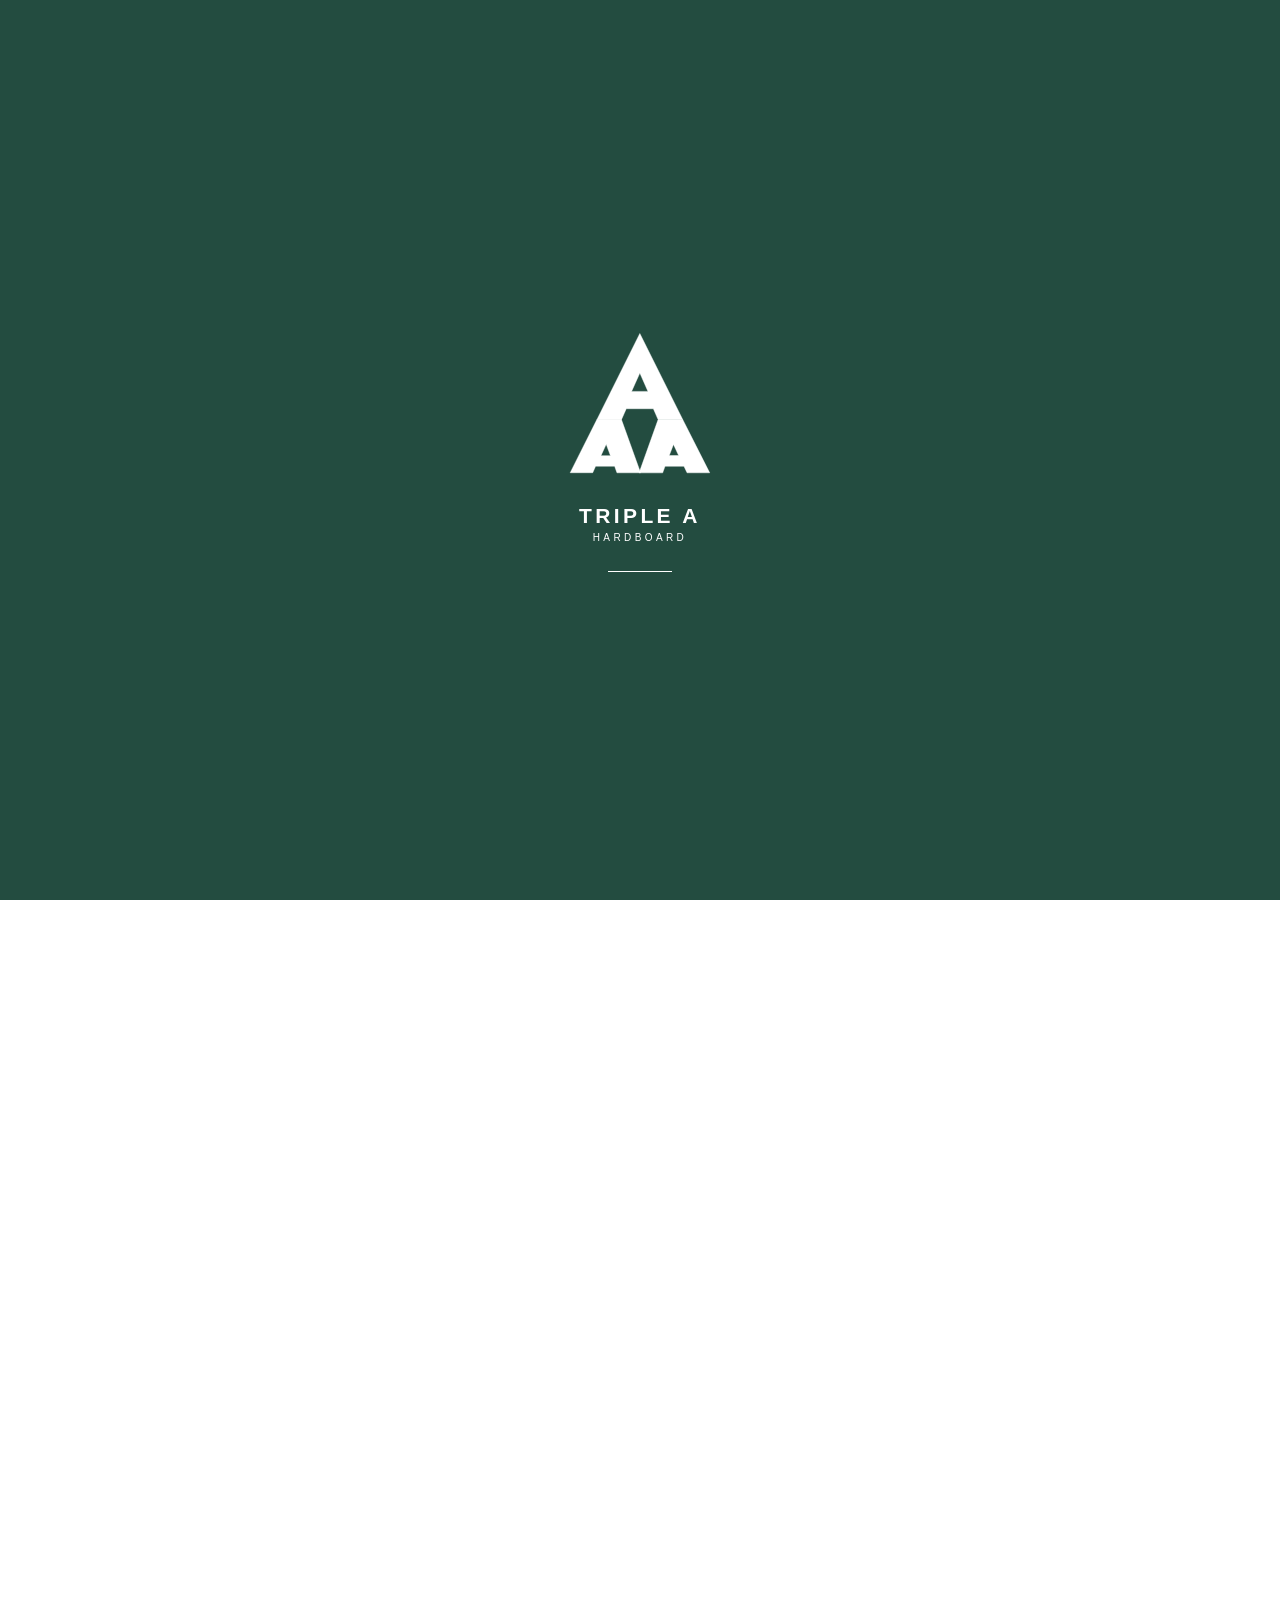
<file: pages/privacy.html>
<!doctype html>
<html lang="en">
  <head>
    <meta charset="utf-8" />
    <meta name="viewport" content="width=device-width, initial-scale=1" />
    <title>Privacy Notice | AAF</title>
    <meta name="description" content="How AAF uses and protects technical-enquiry information." />
    <meta name="robots" content="noindex, follow" />
    <link rel="icon" type="image/svg+xml" href="../assets/logos/aaf-favicon.svg" />
    <!-- shared:styles:start -->
    <link href="../css/tokens.css" rel="stylesheet" />
    <link href="../css/global.css" rel="stylesheet" />
    <link href="../css/components.css?v=22" rel="stylesheet" />
    <!-- shared:styles:end -->
    <link rel="stylesheet" href="../css/pages/subpages.css" />
    <link rel="stylesheet" href="../css/pages/privacy.css" />
    <link rel="stylesheet" href="../css/pages/subpages/subpage-interactions.css" />
    <!-- shared:boot:start -->
    <script src="../js/motion-boot.js"></script>
    <!-- shared:boot:end -->
  </head>
  <body data-page="privacy">
    <div class="site-shell">
      <!-- shared:header:start -->
      <header class="site-header">
        <a aria-label="Triple A Hardboard home" class="brand" href="../index.html"
          ><img
            alt="AAF — Advance Asia Fiber"
            class="brand-logo"
            src="../assets/logos/aaf-favicon.svg"
          /><span class="brand-copy"><strong>TRIPLE A</strong><small>HARDBOARD</small></span></a
        >
        <nav aria-label="Main navigation" class="main-nav">
          <div class="nav-menu">
            <button class="nav-trigger" type="button">
              Solutions <span class="sr-only">⌄</span
              ><svg
                aria-hidden="true"
                class="lucide lucide-chevron-down"
                fill="none"
                focusable="false"
                height="24"
                stroke="currentColor"
                stroke-linecap="round"
                stroke-linejoin="round"
                stroke-width="2"
                viewbox="0 0 24 24"
                width="24"
                xmlns="http://www.w3.org/2000/svg"
              >
                <path d="m6 9 6 6 6-6"></path>
              </svg>
            </button>
            <div class="nav-dropdown">
              <a href="../pages/glass-bottle-layer-pads.html">Glass Bottle Layer Pads</a
              ><a href="../pages/coil-packaging-components.html"
                >Steel &amp; Aluminium Coil Packaging</a
              ><a href="../pages/automotive-interior-components.html"
                >Automotive Interior Components</a
              ><a href="../pages/building-furniture-distribution.html"
                >Building &amp; Furniture Markets</a
              >
            </div>
          </div>
          <a href="../pages/wet-process-hardboard.html">Wet-Process Hardboard</a>
          <a href="../pages/quality-compliance.html">Quality &amp; Compliance</a>
          <a href="../pages/about-us.html">About Us</a>
          <div class="nav-menu nav-sustainability">
            <a class="nav-trigger" href="../pages/sustainability.html#from-tree-to-better-living"
              >Sustainability
              <svg
                aria-hidden="true"
                class="lucide lucide-chevron-down"
                fill="none"
                focusable="false"
                height="24"
                stroke="currentColor"
                stroke-linecap="round"
                stroke-linejoin="round"
                stroke-width="2"
                viewbox="0 0 24 24"
                width="24"
                xmlns="http://www.w3.org/2000/svg"
              >
                <path d="m6 9 6 6 6-6"></path></svg
            ></a>
            <div class="nav-dropdown" id="sustainability-dropdown">
              <a href="../pages/sustainability.html#from-tree-to-better-living"
                >From Tree to Better Living</a
              ><a href="../pages/sustainability.html#community-social-impact"
                >Community &amp; Social Impact</a
              ><a href="../pages/sustainability.html#renewable-energy">Renewable Energy</a
              ><a href="../pages/sustainability.html#nature-people-planet"
                >Nature, People &amp; Planet</a
              >
            </div>
          </div>
          <a class="nav-contact-link" href="../pages/contact-us.html">Contact Us</a>
        </nav>
        <details class="mobile-nav">
          <summary aria-expanded="false" aria-label="Open navigation">
            <span aria-hidden="true" class="mobile-menu-lucide"
              ><svg
                class="lucide lucide-menu mobile-menu-open-icon"
                fill="none"
                height="24"
                stroke="currentColor"
                stroke-linecap="round"
                stroke-linejoin="round"
                stroke-width="2"
                viewbox="0 0 24 24"
                width="24"
                xmlns="http://www.w3.org/2000/svg"
              >
                <path d="M4 12h16"></path>
                <path d="M4 6h16"></path>
                <path d="M4 18h16"></path></svg
              ><svg
                class="lucide lucide-x mobile-menu-close-icon"
                fill="none"
                height="24"
                stroke="currentColor"
                stroke-linecap="round"
                stroke-linejoin="round"
                stroke-width="2"
                viewbox="0 0 24 24"
                width="24"
                xmlns="http://www.w3.org/2000/svg"
              >
                <path d="M18 6 6 18"></path>
                <path d="m6 6 12 12"></path></svg
            ></span>
          </summary>
          <div>
            <strong>Solutions</strong
            ><a href="../pages/glass-bottle-layer-pads.html">Glass bottle layer pads</a
            ><a href="../pages/coil-packaging-components.html">Coil packaging components</a
            ><a href="../pages/automotive-interior-components.html">Automotive interiors</a
            ><a href="../pages/building-furniture-distribution.html">Building &amp; furniture</a
            ><strong>Technical &amp; company</strong
            ><a href="../pages/wet-process-hardboard.html">Wet-process hardboard</a
            ><a href="../pages/quality-compliance.html">Quality &amp; compliance</a
            ><a href="../pages/technical-resources.html">Technical resources</a
            ><a href="../pages/about-us.html">About Us</a>
            <details class="mobile-sustainability">
              <summary>
                Sustainability
                <svg
                  aria-hidden="true"
                  class="lucide lucide-chevron-down"
                  fill="none"
                  focusable="false"
                  height="24"
                  stroke="currentColor"
                  stroke-linecap="round"
                  stroke-linejoin="round"
                  stroke-width="2"
                  viewbox="0 0 24 24"
                  width="24"
                  xmlns="http://www.w3.org/2000/svg"
                >
                  <path d="m6 9 6 6 6-6"></path>
                </svg>
              </summary>
              <div>
                <a href="../pages/sustainability.html#from-tree-to-better-living"
                  >From Tree to Better Living</a
                ><a href="../pages/sustainability.html#community-social-impact"
                  >Community &amp; Social Impact</a
                ><a href="../pages/sustainability.html#renewable-energy">Renewable Energy</a
                ><a href="../pages/sustainability.html#nature-people-planet"
                  >Nature, People &amp; Planet</a
                >
              </div>
            </details>
            <a href="../pages/contact-us.html">Contact Us</a>
          </div>
        </details>
        <div class="header-actions">
          <details class="language-switcher">
            <summary aria-label="Change language" class="language-trigger" title="English">
              <span class="language-flag-wrap"
                ><img
                  alt=""
                  aria-hidden="true"
                  class="circle-flag"
                  src="../assets/icons/flag-us.svg"
              /></span>
              <span aria-hidden="true" class="language-current-code">EN</span>
              <span aria-hidden="true" class="language-chevron"
                ><svg
                  class="lucide lucide-chevron-down"
                  fill="none"
                  height="24"
                  stroke="currentColor"
                  stroke-linecap="round"
                  stroke-linejoin="round"
                  stroke-width="2"
                  viewbox="0 0 24 24"
                  width="24"
                  xmlns="http://www.w3.org/2000/svg"
                >
                  <path d="m6 9 6 6 6-6"></path></svg
              ></span>
            </summary>
            <div aria-label="Languages" class="language-dropdown" role="menu">
              <button
                class="language-option is-active"
                data-code="EN"
                data-lang="en"
                data-name="English"
                role="menuitem"
                type="button"
              >
                <span class="language-option-flag"
                  ><img
                    alt=""
                    aria-hidden="true"
                    class="circle-flag"
                    src="../assets/icons/flag-us.svg" /></span
                ><span>EN</span>
              </button>
              <button
                class="language-option"
                data-code="ES"
                data-lang="es"
                data-name="Español"
                role="menuitem"
                type="button"
              >
                <span class="language-option-flag"
                  ><img
                    alt=""
                    aria-hidden="true"
                    class="circle-flag"
                    src="../assets/icons/flag-es.svg" /></span
                ><span>ES</span>
              </button>
              <button
                class="language-option"
                data-code="FR"
                data-lang="fr"
                data-name="Français"
                role="menuitem"
                type="button"
              >
                <span class="language-option-flag"
                  ><img
                    alt=""
                    aria-hidden="true"
                    class="circle-flag"
                    src="../assets/icons/flag-fr.svg" /></span
                ><span>FR</span>
              </button>
              <button
                class="language-option"
                data-code="JA"
                data-lang="ja"
                data-name="日本語"
                role="menuitem"
                type="button"
              >
                <span class="language-option-flag"
                  ><img
                    alt=""
                    aria-hidden="true"
                    class="circle-flag"
                    src="../assets/icons/flag-jp.svg" /></span
                ><span>JA</span>
              </button>
              <button
                class="language-option"
                data-code="TH"
                data-lang="th"
                data-name="ไทย"
                role="menuitem"
                type="button"
              >
                <span class="language-option-flag"
                  ><img
                    alt=""
                    aria-hidden="true"
                    class="circle-flag"
                    src="../assets/icons/flag-th.svg" /></span
                ><span>TH</span>
              </button>
              <button
                class="language-option"
                data-code="ZH"
                data-lang="zh"
                data-name="中文"
                role="menuitem"
                type="button"
              >
                <span class="language-option-flag"
                  ><img
                    alt=""
                    aria-hidden="true"
                    class="circle-flag"
                    src="../assets/icons/flag-cn.svg" /></span
                ><span>ZH</span>
              </button>
            </div>
          </details>
          <a
            class="button button-small button-primary header-quote-button"
            href="../pages/request-a-quote.html"
            ><span aria-hidden="true" class="header-quote-icon"
              ><svg
                class="lucide lucide-clipboard-list"
                fill="none"
                height="24"
                stroke="currentColor"
                stroke-linecap="round"
                stroke-linejoin="round"
                stroke-width="2"
                viewbox="0 0 24 24"
                width="24"
                xmlns="http://www.w3.org/2000/svg"
              >
                <rect height="4" rx="1" ry="1" width="8" x="8" y="2"></rect>
                <path
                  d="M16 4h2a2 2 0 0 1 2 2v14a2 2 0 0 1-2 2H6a2 2 0 0 1-2-2V6a2 2 0 0 1 2-2h2"
                ></path>
                <path d="M12 11h4"></path>
                <path d="M12 16h4"></path>
                <path d="M8 11h.01"></path>
                <path d="M8 16h.01"></path></svg></span
            ><span>Request a quote</span
            ><svg
              aria-hidden="true"
              class="lucide lucide-arrow-right header-quote-arrow"
              fill="none"
              focusable="false"
              height="24"
              stroke="currentColor"
              stroke-linecap="round"
              stroke-linejoin="round"
              stroke-width="2"
              viewbox="0 0 24 24"
              width="24"
              xmlns="http://www.w3.org/2000/svg"
            >
              <path d="M5 12h14"></path>
              <path d="m12 5 7 7-7 7"></path></svg
          ></a>
        </div>
      </header>
      <!-- shared:header:end -->
      <main class="subpage-main" data-subpage-root>
        <section class="subpage-hero page-width">
          <div>
            <nav class="breadcrumbs" aria-label="Breadcrumb">
              <a href="../index.html">Home</a><span>/</span><span>Privacy notice</span>
            </nav>
            <p class="eyebrow">Privacy & enquiry information</p>
            <h1>Website Privacy Notice</h1>
            <p class="subpage-lead">
              The technical-enquiry form uses the information you choose to send so that AAF can
              assess and respond to your request.
            </p>
            <div class="subpage-actions">
              <a class="button button-primary" href="request-a-quote.html"
                >Return to enquiry form <span class="sr-only">→</span
                ><svg
                  aria-hidden="true"
                  class="lucide lucide-arrow-right"
                  fill="none"
                  focusable="false"
                  height="24"
                  stroke="currentColor"
                  stroke-linecap="round"
                  stroke-linejoin="round"
                  stroke-width="2"
                  viewBox="0 0 24 24"
                  width="24"
                  xmlns="http://www.w3.org/2000/svg"
                >
                  <path d="M5 12h14"></path>
                  <path d="m12 5 7 7-7 7"></path></svg
              ></a>
            </div>
          </div>
        </section>
        <section class="subpage-section">
          <div class="page-width">
            <div class="privacy-copy">
              <section>
                <h2>1. Information you choose to send</h2>
                <p>
                  Your enquiry may include your name, company, business contact details, country,
                  role, product and application requirements, destination, commercial requirements,
                  and any drawing or specification you attach.
                </p>
              </section>
              <section>
                <h2>2. How AAF uses enquiry information</h2>
                <p>
                  Advance Asia Fiber Company Limited uses the information to assess and respond to
                  technical or commercial enquiries, review manufacturing capability, prepare
                  samples or quotations, and maintain the resulting business correspondence.
                </p>
              </section>
              <section>
                <h2>3. Drawings and confidential information</h2>
                <p>
                  Only send files that you are authorised to share. Mark confidential drawings
                  clearly and avoid personal information that is not needed for the enquiry.
                </p>
              </section>
              <section>
                <h2>4. Sharing and retention</h2>
                <p>
                  Enquiry information may be shared within AAF and with relevant SHAIYO TRIPLE A
                  GROUP personnel who support sales, engineering, quality, production or logistics.
                  Records are retained only as needed for the enquiry, an active customer
                  relationship, legal obligations or legitimate business records.
                </p>
              </section>
              <section>
                <h2>5. Questions or requests</h2>
                <p>
                  For privacy questions, access or correction requests, or a request to delete
                  enquiry information where applicable, contact AAF at
                  <a href="mailto:info_aaf@saaa.co.th">info_aaf@saaa.co.th</a>.
                </p>
              </section>
            </div>
          </div>
        </section>
      </main>
      <!-- shared:footer:start -->
      <footer class="site-footer" id="company">
        <div class="footer-inner">
          <div class="footer-grid">
            <div>
              <div class="brand brand-footer">
                <img
                  alt="AAF — Advance Asia Fiber"
                  class="brand-logo"
                  src="../assets/logos/aaf-favicon.svg"
                /><span class="brand-copy"><strong>TRIPLE A</strong><small>HARDBOARD</small></span>
              </div>
              <p>
                Advance Asia Fiber Company Limited<br />A member of SHAIYO TRIPLE A GROUP<br />Chok
                Chai, Nakhon Ratchasima, Thailand
              </p>
            </div>
            <div>
              <h3>Solutions</h3>
              <a href="../pages/glass-bottle-layer-pads.html">Glass bottle layer pads</a>
              <a href="../pages/coil-packaging-components.html">Coil packaging components</a>
              <a href="../pages/automotive-interior-components.html"
                >Automotive interior components</a
              >
              <a href="../pages/building-furniture-distribution.html"
                >Building &amp; furniture markets</a
              >
            </div>
            <div>
              <h3>Technical</h3>
              <a href="../pages/wet-process-hardboard.html">Wet-process hardboard</a>
              <a href="../pages/quality-compliance.html">Quality &amp; compliance</a>
              <a href="../pages/technical-resources.html">Technical resources</a>
            </div>
            <div>
              <h3>Start a conversation</h3>
              <a href="../pages/request-a-quote.html">Request technical data</a>
              <a href="../pages/about-us.html">About Us</a>
              <a href="../pages/sustainability.html">Sustainability</a>
              <a href="../pages/contact-us.html">Contact Us</a>
              <a href="mailto:info_aaf@saaa.co.th">info_aaf@saaa.co.th</a>
              <div aria-label="Social media" class="footer-socials">
                <a
                  aria-label="Facebook"
                  class="footer-social-icon"
                  data-placeholder="production-url"
                  href="#"
                  title="Facebook — production URL pending"
                  ><svg aria-hidden="true" focusable="false" viewBox="0 0 24 24">
                    <use href="../assets/icons/facebook.svg#icon"></use></svg></a
                ><a
                  aria-label="WhatsApp"
                  class="footer-social-icon"
                  data-placeholder="production-url"
                  href="#"
                  title="WhatsApp — production URL pending"
                  ><svg aria-hidden="true" focusable="false" viewBox="0 0 24 24">
                    <use href="../assets/icons/whatsapp.svg#icon"></use></svg></a
                ><a
                  aria-label="LINE"
                  class="footer-social-icon"
                  data-placeholder="production-url"
                  href="#"
                  title="LINE — production URL pending"
                  ><svg aria-hidden="true" focusable="false" viewBox="0 0 24 24">
                    <use href="../assets/icons/line.svg#icon"></use></svg
                ></a>
              </div>
            </div>
          </div>
          <div class="footer-bottom">
            <span>© 2026 Advance Asia Fiber Company Limited</span
            ><span
              ><a href="../pages/privacy.html">Privacy notice</a> · Technical values are subject to
              the applicable grade, order and customer specification.</span
            >
          </div>
        </div>
      </footer>
      <!-- shared:footer:end -->
    </div>
    <!-- shared:scripts:start -->
    <script src="../js/vendor/gsap.min.js"></script>
    <script src="../js/vendor/SplitText.min.js"></script>
    <script src="../js/main.js" type="module"></script>
    <!-- shared:scripts:end -->
    <script type="module" src="../js/pages/privacy.js"></script>
  </body>
</html>
</file>
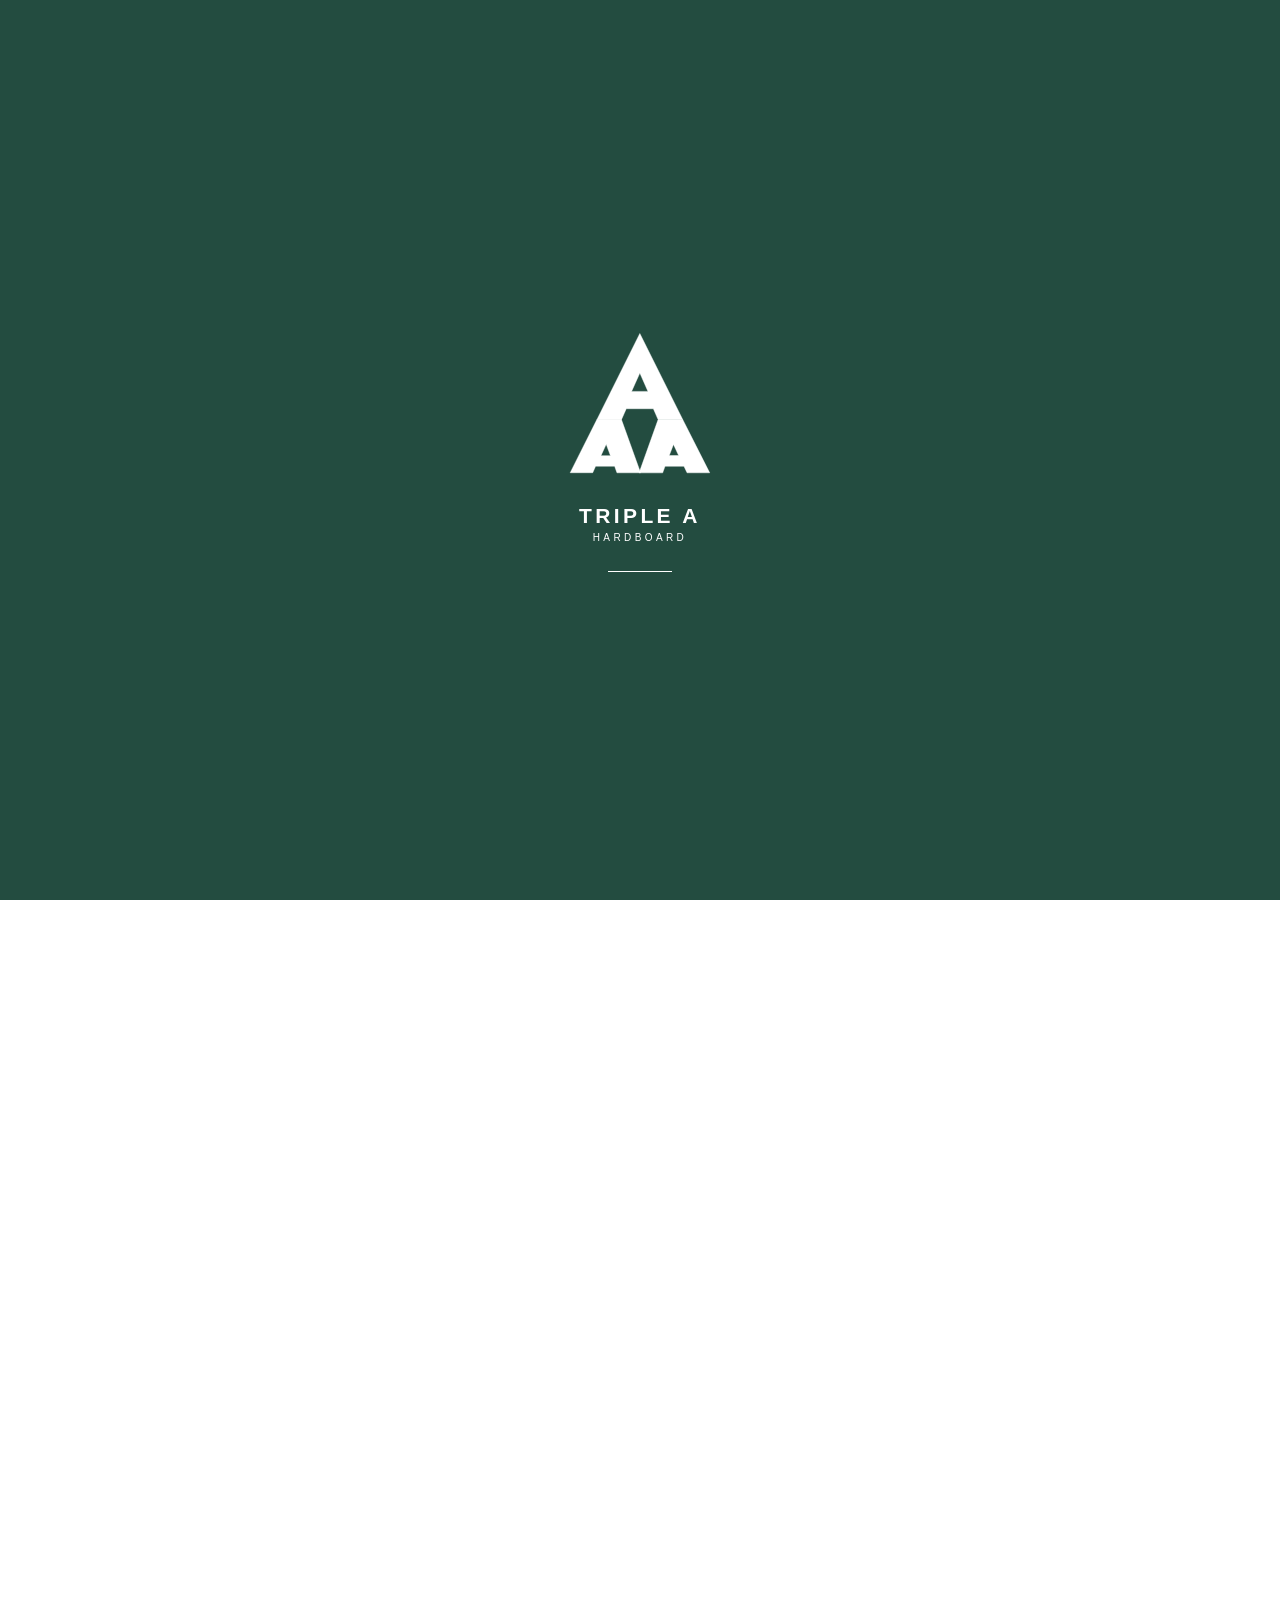
<file: pages/request-a-quote.html>
<!doctype html>
<html lang="en">
  <head>
    <meta charset="utf-8" />
    <meta name="viewport" content="width=device-width, initial-scale=1" />
    <title>Request a Technical Quote | AAF</title>
    <meta
      name="description"
      content="Share your hardboard application, dimensions, quantity, destination and supporting specification with AAF."
    />
    <meta name="robots" content="noindex, follow" />
    <link rel="icon" type="image/svg+xml" href="../assets/logos/aaf-favicon.svg" />
    <!-- shared:styles:start -->
    <link href="../css/tokens.css" rel="stylesheet" />
    <link href="../css/global.css" rel="stylesheet" />
    <link href="../css/components.css?v=22" rel="stylesheet" />
    <!-- shared:styles:end -->
    <link rel="stylesheet" href="../css/pages/subpages.css" />
    <link rel="stylesheet" href="../css/pages/request-a-quote.css" />
    <link rel="stylesheet" href="../css/pages/subpages/subpage-interactions.css" />
    <!-- shared:boot:start -->
    <script src="../js/motion-boot.js"></script>
    <!-- shared:boot:end -->
  </head>
  <body data-page="request-a-quote">
    <div class="site-shell">
      <!-- shared:header:start -->
      <header class="site-header">
        <a aria-label="Triple A Hardboard home" class="brand" href="../index.html"
          ><img
            alt="AAF — Advance Asia Fiber"
            class="brand-logo"
            src="../assets/logos/aaf-favicon.svg"
          /><span class="brand-copy"><strong>TRIPLE A</strong><small>HARDBOARD</small></span></a
        >
        <nav aria-label="Main navigation" class="main-nav">
          <div class="nav-menu">
            <button class="nav-trigger" type="button">
              Solutions <span class="sr-only">⌄</span
              ><svg
                aria-hidden="true"
                class="lucide lucide-chevron-down"
                fill="none"
                focusable="false"
                height="24"
                stroke="currentColor"
                stroke-linecap="round"
                stroke-linejoin="round"
                stroke-width="2"
                viewbox="0 0 24 24"
                width="24"
                xmlns="http://www.w3.org/2000/svg"
              >
                <path d="m6 9 6 6 6-6"></path>
              </svg>
            </button>
            <div class="nav-dropdown">
              <a href="../pages/glass-bottle-layer-pads.html">Glass Bottle Layer Pads</a
              ><a href="../pages/coil-packaging-components.html"
                >Steel &amp; Aluminium Coil Packaging</a
              ><a href="../pages/automotive-interior-components.html"
                >Automotive Interior Components</a
              ><a href="../pages/building-furniture-distribution.html"
                >Building &amp; Furniture Markets</a
              >
            </div>
          </div>
          <a href="../pages/wet-process-hardboard.html">Wet-Process Hardboard</a>
          <a href="../pages/quality-compliance.html">Quality &amp; Compliance</a>
          <a href="../pages/about-us.html">About Us</a>
          <div class="nav-menu nav-sustainability">
            <a class="nav-trigger" href="../pages/sustainability.html#from-tree-to-better-living"
              >Sustainability
              <svg
                aria-hidden="true"
                class="lucide lucide-chevron-down"
                fill="none"
                focusable="false"
                height="24"
                stroke="currentColor"
                stroke-linecap="round"
                stroke-linejoin="round"
                stroke-width="2"
                viewbox="0 0 24 24"
                width="24"
                xmlns="http://www.w3.org/2000/svg"
              >
                <path d="m6 9 6 6 6-6"></path></svg
            ></a>
            <div class="nav-dropdown" id="sustainability-dropdown">
              <a href="../pages/sustainability.html#from-tree-to-better-living"
                >From Tree to Better Living</a
              ><a href="../pages/sustainability.html#community-social-impact"
                >Community &amp; Social Impact</a
              ><a href="../pages/sustainability.html#renewable-energy">Renewable Energy</a
              ><a href="../pages/sustainability.html#nature-people-planet"
                >Nature, People &amp; Planet</a
              >
            </div>
          </div>
          <a class="nav-contact-link" href="../pages/contact-us.html">Contact Us</a>
        </nav>
        <details class="mobile-nav">
          <summary aria-expanded="false" aria-label="Open navigation">
            <span aria-hidden="true" class="mobile-menu-lucide"
              ><svg
                class="lucide lucide-menu mobile-menu-open-icon"
                fill="none"
                height="24"
                stroke="currentColor"
                stroke-linecap="round"
                stroke-linejoin="round"
                stroke-width="2"
                viewbox="0 0 24 24"
                width="24"
                xmlns="http://www.w3.org/2000/svg"
              >
                <path d="M4 12h16"></path>
                <path d="M4 6h16"></path>
                <path d="M4 18h16"></path></svg
              ><svg
                class="lucide lucide-x mobile-menu-close-icon"
                fill="none"
                height="24"
                stroke="currentColor"
                stroke-linecap="round"
                stroke-linejoin="round"
                stroke-width="2"
                viewbox="0 0 24 24"
                width="24"
                xmlns="http://www.w3.org/2000/svg"
              >
                <path d="M18 6 6 18"></path>
                <path d="m6 6 12 12"></path></svg
            ></span>
          </summary>
          <div>
            <strong>Solutions</strong
            ><a href="../pages/glass-bottle-layer-pads.html">Glass bottle layer pads</a
            ><a href="../pages/coil-packaging-components.html">Coil packaging components</a
            ><a href="../pages/automotive-interior-components.html">Automotive interiors</a
            ><a href="../pages/building-furniture-distribution.html">Building &amp; furniture</a
            ><strong>Technical &amp; company</strong
            ><a href="../pages/wet-process-hardboard.html">Wet-process hardboard</a
            ><a href="../pages/quality-compliance.html">Quality &amp; compliance</a
            ><a href="../pages/technical-resources.html">Technical resources</a
            ><a href="../pages/about-us.html">About Us</a>
            <details class="mobile-sustainability">
              <summary>
                Sustainability
                <svg
                  aria-hidden="true"
                  class="lucide lucide-chevron-down"
                  fill="none"
                  focusable="false"
                  height="24"
                  stroke="currentColor"
                  stroke-linecap="round"
                  stroke-linejoin="round"
                  stroke-width="2"
                  viewbox="0 0 24 24"
                  width="24"
                  xmlns="http://www.w3.org/2000/svg"
                >
                  <path d="m6 9 6 6 6-6"></path>
                </svg>
              </summary>
              <div>
                <a href="../pages/sustainability.html#from-tree-to-better-living"
                  >From Tree to Better Living</a
                ><a href="../pages/sustainability.html#community-social-impact"
                  >Community &amp; Social Impact</a
                ><a href="../pages/sustainability.html#renewable-energy">Renewable Energy</a
                ><a href="../pages/sustainability.html#nature-people-planet"
                  >Nature, People &amp; Planet</a
                >
              </div>
            </details>
            <a href="../pages/contact-us.html">Contact Us</a>
          </div>
        </details>
        <div class="header-actions">
          <details class="language-switcher">
            <summary aria-label="Change language" class="language-trigger" title="English">
              <span class="language-flag-wrap"
                ><img
                  alt=""
                  aria-hidden="true"
                  class="circle-flag"
                  src="../assets/icons/flag-us.svg"
              /></span>
              <span aria-hidden="true" class="language-current-code">EN</span>
              <span aria-hidden="true" class="language-chevron"
                ><svg
                  class="lucide lucide-chevron-down"
                  fill="none"
                  height="24"
                  stroke="currentColor"
                  stroke-linecap="round"
                  stroke-linejoin="round"
                  stroke-width="2"
                  viewbox="0 0 24 24"
                  width="24"
                  xmlns="http://www.w3.org/2000/svg"
                >
                  <path d="m6 9 6 6 6-6"></path></svg
              ></span>
            </summary>
            <div aria-label="Languages" class="language-dropdown" role="menu">
              <button
                class="language-option is-active"
                data-code="EN"
                data-lang="en"
                data-name="English"
                role="menuitem"
                type="button"
              >
                <span class="language-option-flag"
                  ><img
                    alt=""
                    aria-hidden="true"
                    class="circle-flag"
                    src="../assets/icons/flag-us.svg" /></span
                ><span>EN</span>
              </button>
              <button
                class="language-option"
                data-code="ES"
                data-lang="es"
                data-name="Español"
                role="menuitem"
                type="button"
              >
                <span class="language-option-flag"
                  ><img
                    alt=""
                    aria-hidden="true"
                    class="circle-flag"
                    src="../assets/icons/flag-es.svg" /></span
                ><span>ES</span>
              </button>
              <button
                class="language-option"
                data-code="FR"
                data-lang="fr"
                data-name="Français"
                role="menuitem"
                type="button"
              >
                <span class="language-option-flag"
                  ><img
                    alt=""
                    aria-hidden="true"
                    class="circle-flag"
                    src="../assets/icons/flag-fr.svg" /></span
                ><span>FR</span>
              </button>
              <button
                class="language-option"
                data-code="JA"
                data-lang="ja"
                data-name="日本語"
                role="menuitem"
                type="button"
              >
                <span class="language-option-flag"
                  ><img
                    alt=""
                    aria-hidden="true"
                    class="circle-flag"
                    src="../assets/icons/flag-jp.svg" /></span
                ><span>JA</span>
              </button>
              <button
                class="language-option"
                data-code="TH"
                data-lang="th"
                data-name="ไทย"
                role="menuitem"
                type="button"
              >
                <span class="language-option-flag"
                  ><img
                    alt=""
                    aria-hidden="true"
                    class="circle-flag"
                    src="../assets/icons/flag-th.svg" /></span
                ><span>TH</span>
              </button>
              <button
                class="language-option"
                data-code="ZH"
                data-lang="zh"
                data-name="中文"
                role="menuitem"
                type="button"
              >
                <span class="language-option-flag"
                  ><img
                    alt=""
                    aria-hidden="true"
                    class="circle-flag"
                    src="../assets/icons/flag-cn.svg" /></span
                ><span>ZH</span>
              </button>
            </div>
          </details>
          <a
            class="button button-small button-primary header-quote-button"
            href="../pages/request-a-quote.html"
            ><span aria-hidden="true" class="header-quote-icon"
              ><svg
                class="lucide lucide-clipboard-list"
                fill="none"
                height="24"
                stroke="currentColor"
                stroke-linecap="round"
                stroke-linejoin="round"
                stroke-width="2"
                viewbox="0 0 24 24"
                width="24"
                xmlns="http://www.w3.org/2000/svg"
              >
                <rect height="4" rx="1" ry="1" width="8" x="8" y="2"></rect>
                <path
                  d="M16 4h2a2 2 0 0 1 2 2v14a2 2 0 0 1-2 2H6a2 2 0 0 1-2-2V6a2 2 0 0 1 2-2h2"
                ></path>
                <path d="M12 11h4"></path>
                <path d="M12 16h4"></path>
                <path d="M8 11h.01"></path>
                <path d="M8 16h.01"></path></svg></span
            ><span>Request a quote</span
            ><svg
              aria-hidden="true"
              class="lucide lucide-arrow-right header-quote-arrow"
              fill="none"
              focusable="false"
              height="24"
              stroke="currentColor"
              stroke-linecap="round"
              stroke-linejoin="round"
              stroke-width="2"
              viewbox="0 0 24 24"
              width="24"
              xmlns="http://www.w3.org/2000/svg"
            >
              <path d="M5 12h14"></path>
              <path d="m12 5 7 7-7 7"></path></svg
          ></a>
        </div>
      </header>
      <!-- shared:header:end -->
      <main class="subpage-main" data-subpage-root>
        <section class="subpage-hero page-width">
          <div>
            <nav class="breadcrumbs" aria-label="Breadcrumb">
              <a href="../index.html">Home</a><span>/</span><span>Request a quote</span>
            </nav>
            <p class="eyebrow">Technical enquiry</p>
            <h1>Tell us what the board needs to do.</h1>
            <p class="subpage-lead">
              Share the application, dimensions, annual requirement and destination. Your structured
              enquiry is prepared for the AAF Sales Team for review.
            </p>
            <div class="subpage-actions"></div>
          </div>
        </section>
        <section class="subpage-section alt" id="request-form">
          <div class="page-width">
            <div class="enquiry-layout">
              <aside class="enquiry-checklist">
                <p class="eyebrow eyebrow-light">Prepare before submitting</p>
                <ol>
                  <li>
                    <span class="enquiry-step-number" aria-hidden="true">1</span
                    ><span>Application and component position</span>
                  </li>
                  <li>
                    <span class="enquiry-step-number" aria-hidden="true">2</span
                    ><span>Thickness and dimensions</span>
                  </li>
                  <li>
                    <span class="enquiry-step-number" aria-hidden="true">3</span
                    ><span>Quantity and annual consumption</span>
                  </li>
                  <li>
                    <span class="enquiry-step-number" aria-hidden="true">4</span
                    ><span>Drawing or customer specification</span>
                  </li>
                  <li>
                    <span class="enquiry-step-number" aria-hidden="true">5</span
                    ><span>Destination port and target timing</span>
                  </li>
                </ol>
                <div class="enquiry-support-note">
                  <p class="eyebrow eyebrow-light">Drawings &amp; specifications</p>
                  <p>
                    You may attach one relevant drawing, specification or pallet layout directly in
                    the form.
                  </p>
                </div>
              </aside>
              <form
                class="enquiry-form"
                data-quote-form
                action="mailto:info_aaf@saaa.co.th?subject=Technical%20enquiry"
                method="post"
                enctype="text/plain"
              >
                <div class="form-section-title">
                  <span aria-hidden="true">01</span>
                  <div>
                    <h2>Contact &amp; company</h2>
                    <p>Required fields are marked with *</p>
                  </div>
                </div>
                <div class="form-grid">
                  <div class="field">
                    <label for="name">Full name *</label
                    ><input
                      id="name"
                      name="name"
                      autocomplete="name"
                      placeholder="Your name"
                      required
                    />
                  </div>
                  <div class="field">
                    <label for="company">Company *</label
                    ><input
                      id="company"
                      name="company"
                      autocomplete="organization"
                      placeholder="Company name"
                      required
                    />
                  </div>
                  <div class="field">
                    <label for="email">Business email *</label
                    ><input
                      id="email"
                      name="email"
                      type="email"
                      autocomplete="email"
                      placeholder="name@company.com"
                      required
                    />
                  </div>
                  <div class="field">
                    <label for="phone">Phone / WhatsApp</label
                    ><input
                      id="phone"
                      name="phone"
                      type="tel"
                      autocomplete="tel"
                      placeholder="+66 ..."
                    />
                  </div>
                  <div class="field">
                    <label for="country">Country *</label
                    ><input
                      id="country"
                      name="country"
                      autocomplete="country-name"
                      placeholder="Country"
                      required
                    />
                  </div>
                  <div class="field">
                    <label for="role">Buyer role</label>
                    <div class="select-control">
                      <select id="role" name="role">
                        <option value="" selected>Select role</option>
                        <option>Procurement / Sourcing</option>
                        <option>Engineering / Quality</option>
                        <option>Operations</option>
                        <option>Distributor / Importer</option>
                        <option>Other</option></select
                      ><svg
                        aria-hidden="true"
                        class="lucide lucide-chevron-down"
                        fill="none"
                        focusable="false"
                        height="18"
                        stroke="currentColor"
                        stroke-linecap="round"
                        stroke-linejoin="round"
                        stroke-width="2"
                        viewBox="0 0 24 24"
                        width="18"
                        xmlns="http://www.w3.org/2000/svg"
                      >
                        <path d="m6 9 6 6 6-6"></path>
                      </svg>
                    </div>
                  </div>
                </div>
                <div class="form-section-title">
                  <span aria-hidden="true">02</span>
                  <div>
                    <h2>Application &amp; dimensions</h2>
                    <p>These fields allow AAF to assess the request before replying.</p>
                  </div>
                </div>
                <div class="form-grid">
                  <div class="field full">
                    <label for="application">Application *</label>
                    <div class="select-control">
                      <select id="application" name="application" required>
                        <option value="" disabled selected>Select application</option>
                        <option value="glass">Glass bottle layer pads</option>
                        <option value="coil">Steel &amp; aluminium coil packaging</option>
                        <option value="automotive">Automotive interior components</option>
                        <option value="building">Building / furniture / distribution</option>
                        <option value="other">Other application</option></select
                      ><svg
                        aria-hidden="true"
                        class="lucide lucide-chevron-down"
                        fill="none"
                        focusable="false"
                        height="18"
                        stroke="currentColor"
                        stroke-linecap="round"
                        stroke-linejoin="round"
                        stroke-width="2"
                        viewBox="0 0 24 24"
                        width="18"
                        xmlns="http://www.w3.org/2000/svg"
                      >
                        <path d="m6 9 6 6 6-6"></path>
                      </svg>
                    </div>
                  </div>
                  <div class="field full">
                    <label for="format">Product format *</label>
                    <div class="select-control">
                      <select id="format" name="product_format" required>
                        <option value="" disabled selected>Select product format</option>
                        <option>Raw hardboard sheet</option>
                        <option>Rectangular cut-to-size panel</option>
                        <option>Profile-cut component to customer drawing</option>
                        <option>Hardboard packer strip — 25 × 2050 mm</option>
                        <option>Other / not yet defined</option></select
                      ><svg
                        aria-hidden="true"
                        class="lucide lucide-chevron-down"
                        fill="none"
                        focusable="false"
                        height="18"
                        stroke="currentColor"
                        stroke-linecap="round"
                        stroke-linejoin="round"
                        stroke-width="2"
                        viewBox="0 0 24 24"
                        width="18"
                        xmlns="http://www.w3.org/2000/svg"
                      >
                        <path d="m6 9 6 6 6-6"></path>
                      </svg>
                    </div>
                  </div>
                  <div class="field">
                    <label for="thickness">Thickness</label
                    ><input
                      id="thickness"
                      name="thickness"
                      inputmode="decimal"
                      placeholder="e.g. 3.0 mm"
                    />
                  </div>
                  <div class="field">
                    <label for="dimensions">Sheet / component size</label
                    ><input id="dimensions" name="dimensions" placeholder="L × W × T mm" />
                  </div>
                  <div class="field">
                    <label for="quantity">Required quantity *</label
                    ><input
                      id="quantity"
                      name="quantity"
                      placeholder="Sheets / m³ / containers"
                      required
                    />
                  </div>
                  <div class="field">
                    <label for="annual">Annual requirement</label
                    ><input id="annual" name="annual" placeholder="Estimated annual volume" />
                  </div>
                  <div class="field">
                    <label for="destination">Destination port / city *</label
                    ><input
                      id="destination"
                      name="destination"
                      autocomplete="shipping country"
                      placeholder="e.g. Buenos Aires"
                      required
                    />
                  </div>
                  <div class="field">
                    <label for="incoterm">Incoterm</label>
                    <div class="select-control">
                      <select id="incoterm" name="incoterm">
                        <option value="" selected>Select if known</option>
                        <option>EXW</option>
                        <option>FOB</option>
                        <option>CFR</option>
                        <option>CIF</option>
                        <option>Other</option></select
                      ><svg
                        aria-hidden="true"
                        class="lucide lucide-chevron-down"
                        fill="none"
                        focusable="false"
                        height="18"
                        stroke="currentColor"
                        stroke-linecap="round"
                        stroke-linejoin="round"
                        stroke-width="2"
                        viewBox="0 0 24 24"
                        width="18"
                        xmlns="http://www.w3.org/2000/svg"
                      >
                        <path d="m6 9 6 6 6-6"></path>
                      </svg>
                    </div>
                  </div>
                  <div class="field">
                    <label for="required-timing">Required timing</label
                    ><input
                      id="required-timing"
                      name="required_timing"
                      placeholder="Sample / quote / delivery target"
                    />
                  </div>
                  <div class="field">
                    <label for="current-material">Current supplier / material</label
                    ><input
                      id="current-material"
                      name="current_material"
                      placeholder="Optional comparison context"
                    />
                  </div>
                  <div class="field full upload-field">
                    <label for="attachment">Drawing or specification</label
                    ><input
                      id="attachment"
                      name="attachment"
                      type="file"
                      accept=".pdf,.xlsx,.docx,.jpg,.jpeg,.png"
                      data-attachment-input
                      aria-describedby="attachment-note"
                    /><small id="attachment-note"
                      >Optional · PDF, XLSX, DOCX, JPG or PNG · maximum 10 MB</small
                    >
                  </div>
                  <div class="field full">
                    <label for="details">Additional details</label
                    ><textarea
                      id="details"
                      name="message"
                      rows="5"
                      placeholder="Tell us about the application, current material, required test or target delivery."
                    ></textarea>
                  </div>
                </div>
                <label class="rfq-honeypot" aria-hidden="true"
                  >Website<input tabindex="-1" autocomplete="off" name="website"
                /></label>
                <label class="consent-field"
                  ><input type="checkbox" name="consent" required /><span
                    >I have read the <a href="privacy.html">privacy notice</a> and agree that AAF
                    may use this information to respond to my technical or commercial enquiry.
                    *</span
                  ></label
                >
                <div class="form-submit-row">
                  <button class="button button-primary" type="submit">
                    Submit technical enquiry <span class="sr-only">→</span
                    ><svg
                      aria-hidden="true"
                      class="lucide lucide-arrow-right"
                      fill="none"
                      focusable="false"
                      height="24"
                      stroke="currentColor"
                      stroke-linecap="round"
                      stroke-linejoin="round"
                      stroke-width="2"
                      viewBox="0 0 24 24"
                      width="24"
                      xmlns="http://www.w3.org/2000/svg"
                    >
                      <path d="M5 12h14"></path>
                      <path d="m12 5 7 7-7 7"></path>
                    </svg></button
                  ><small
                    >Your enquiry opens a prepared email to AAF. If you selected a file, attach it
                    before sending.</small
                  >
                </div>
              </form>
            </div>
          </div>
        </section>
      </main>
      <!-- shared:footer:start -->
      <footer class="site-footer" id="company">
        <div class="footer-inner">
          <div class="footer-grid">
            <div>
              <div class="brand brand-footer">
                <img
                  alt="AAF — Advance Asia Fiber"
                  class="brand-logo"
                  src="../assets/logos/aaf-favicon.svg"
                /><span class="brand-copy"><strong>TRIPLE A</strong><small>HARDBOARD</small></span>
              </div>
              <p>
                Advance Asia Fiber Company Limited<br />A member of SHAIYO TRIPLE A GROUP<br />Chok
                Chai, Nakhon Ratchasima, Thailand
              </p>
            </div>
            <div>
              <h3>Solutions</h3>
              <a href="../pages/glass-bottle-layer-pads.html">Glass bottle layer pads</a>
              <a href="../pages/coil-packaging-components.html">Coil packaging components</a>
              <a href="../pages/automotive-interior-components.html"
                >Automotive interior components</a
              >
              <a href="../pages/building-furniture-distribution.html"
                >Building &amp; furniture markets</a
              >
            </div>
            <div>
              <h3>Technical</h3>
              <a href="../pages/wet-process-hardboard.html">Wet-process hardboard</a>
              <a href="../pages/quality-compliance.html">Quality &amp; compliance</a>
              <a href="../pages/technical-resources.html">Technical resources</a>
            </div>
            <div>
              <h3>Start a conversation</h3>
              <a href="../pages/request-a-quote.html">Request technical data</a>
              <a href="../pages/about-us.html">About Us</a>
              <a href="../pages/sustainability.html">Sustainability</a>
              <a href="../pages/contact-us.html">Contact Us</a>
              <a href="mailto:info_aaf@saaa.co.th">info_aaf@saaa.co.th</a>
              <div aria-label="Social media" class="footer-socials">
                <a
                  aria-label="Facebook"
                  class="footer-social-icon"
                  data-placeholder="production-url"
                  href="#"
                  title="Facebook — production URL pending"
                  ><svg aria-hidden="true" focusable="false" viewBox="0 0 24 24">
                    <use href="../assets/icons/facebook.svg#icon"></use></svg></a
                ><a
                  aria-label="WhatsApp"
                  class="footer-social-icon"
                  data-placeholder="production-url"
                  href="#"
                  title="WhatsApp — production URL pending"
                  ><svg aria-hidden="true" focusable="false" viewBox="0 0 24 24">
                    <use href="../assets/icons/whatsapp.svg#icon"></use></svg></a
                ><a
                  aria-label="LINE"
                  class="footer-social-icon"
                  data-placeholder="production-url"
                  href="#"
                  title="LINE — production URL pending"
                  ><svg aria-hidden="true" focusable="false" viewBox="0 0 24 24">
                    <use href="../assets/icons/line.svg#icon"></use></svg
                ></a>
              </div>
            </div>
          </div>
          <div class="footer-bottom">
            <span>© 2026 Advance Asia Fiber Company Limited</span
            ><span
              ><a href="../pages/privacy.html">Privacy notice</a> · Technical values are subject to
              the applicable grade, order and customer specification.</span
            >
          </div>
        </div>
      </footer>
      <!-- shared:footer:end -->
    </div>
    <!-- shared:scripts:start -->
    <script src="../js/vendor/gsap.min.js"></script>
    <script src="../js/vendor/SplitText.min.js"></script>
    <script src="../js/main.js" type="module"></script>
    <!-- shared:scripts:end -->
    <script type="module" src="../js/pages/request-a-quote.js"></script>
  </body>
</html>
</file>
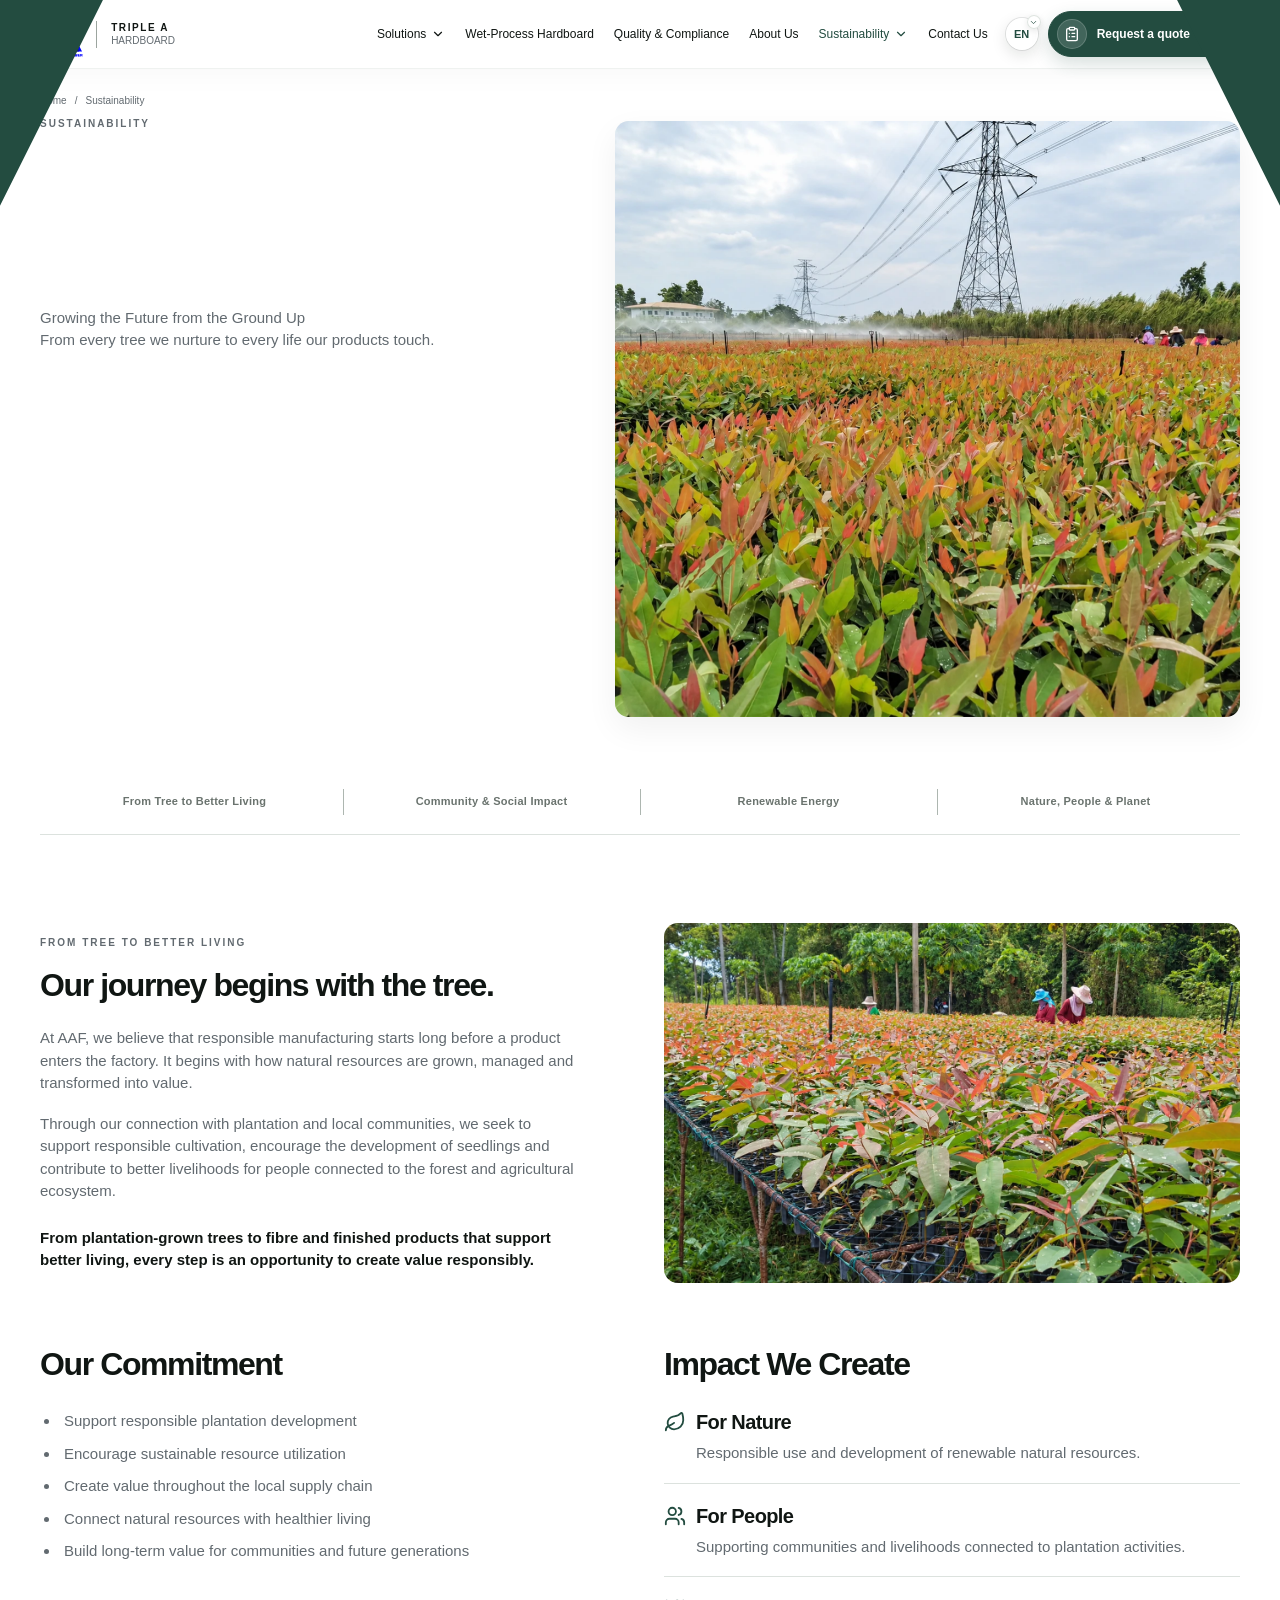
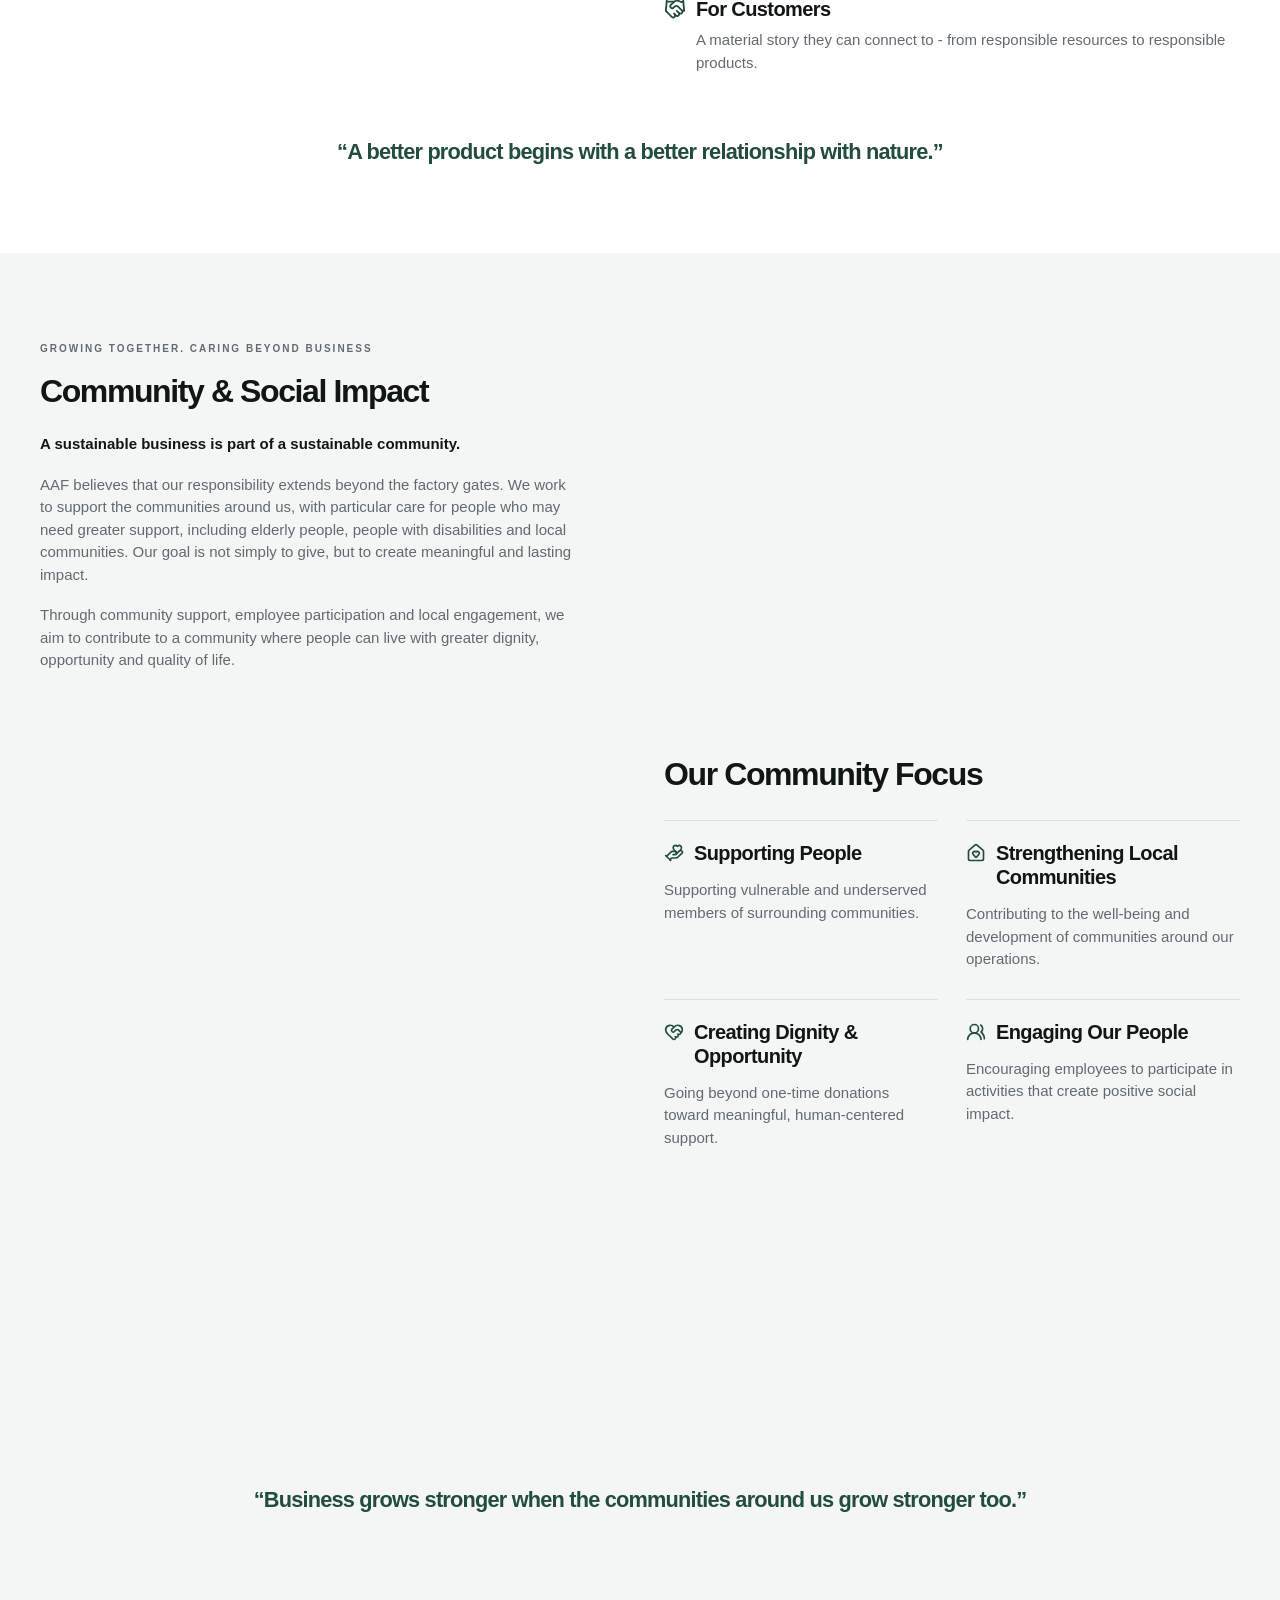
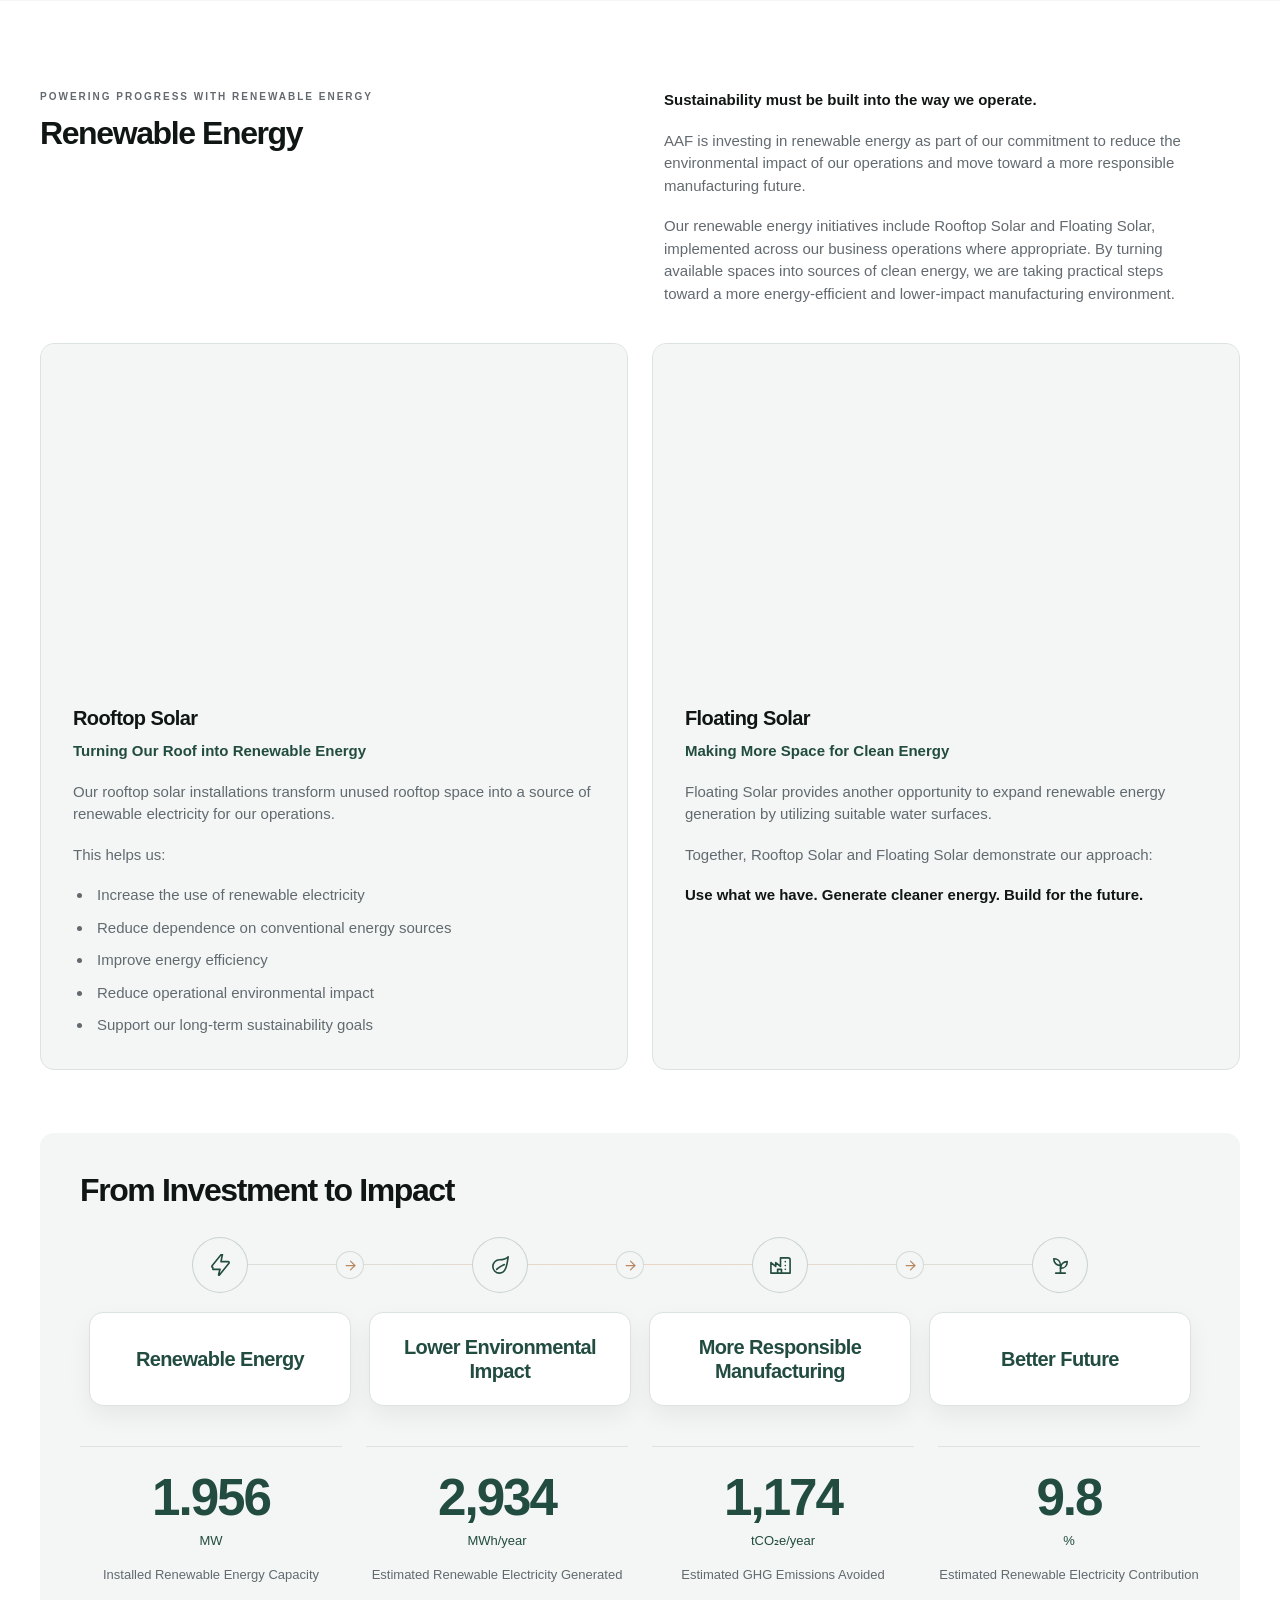
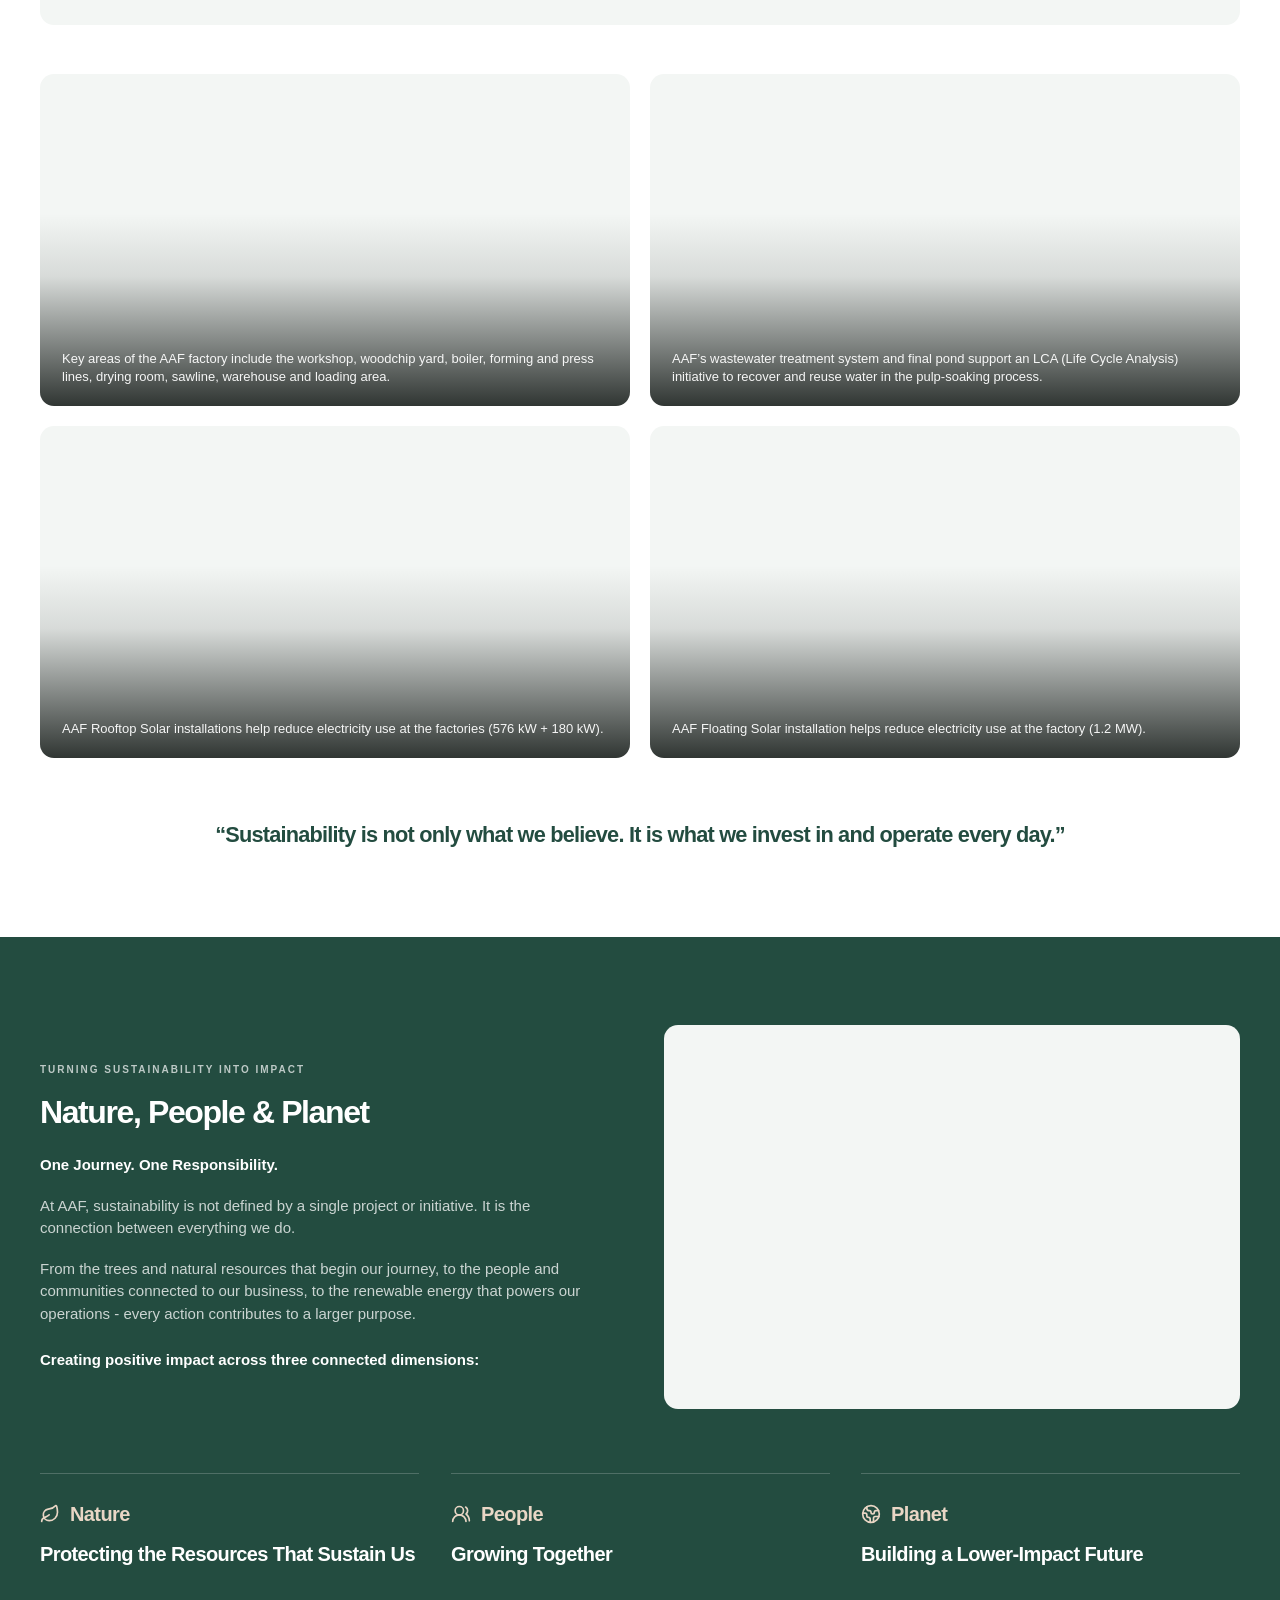
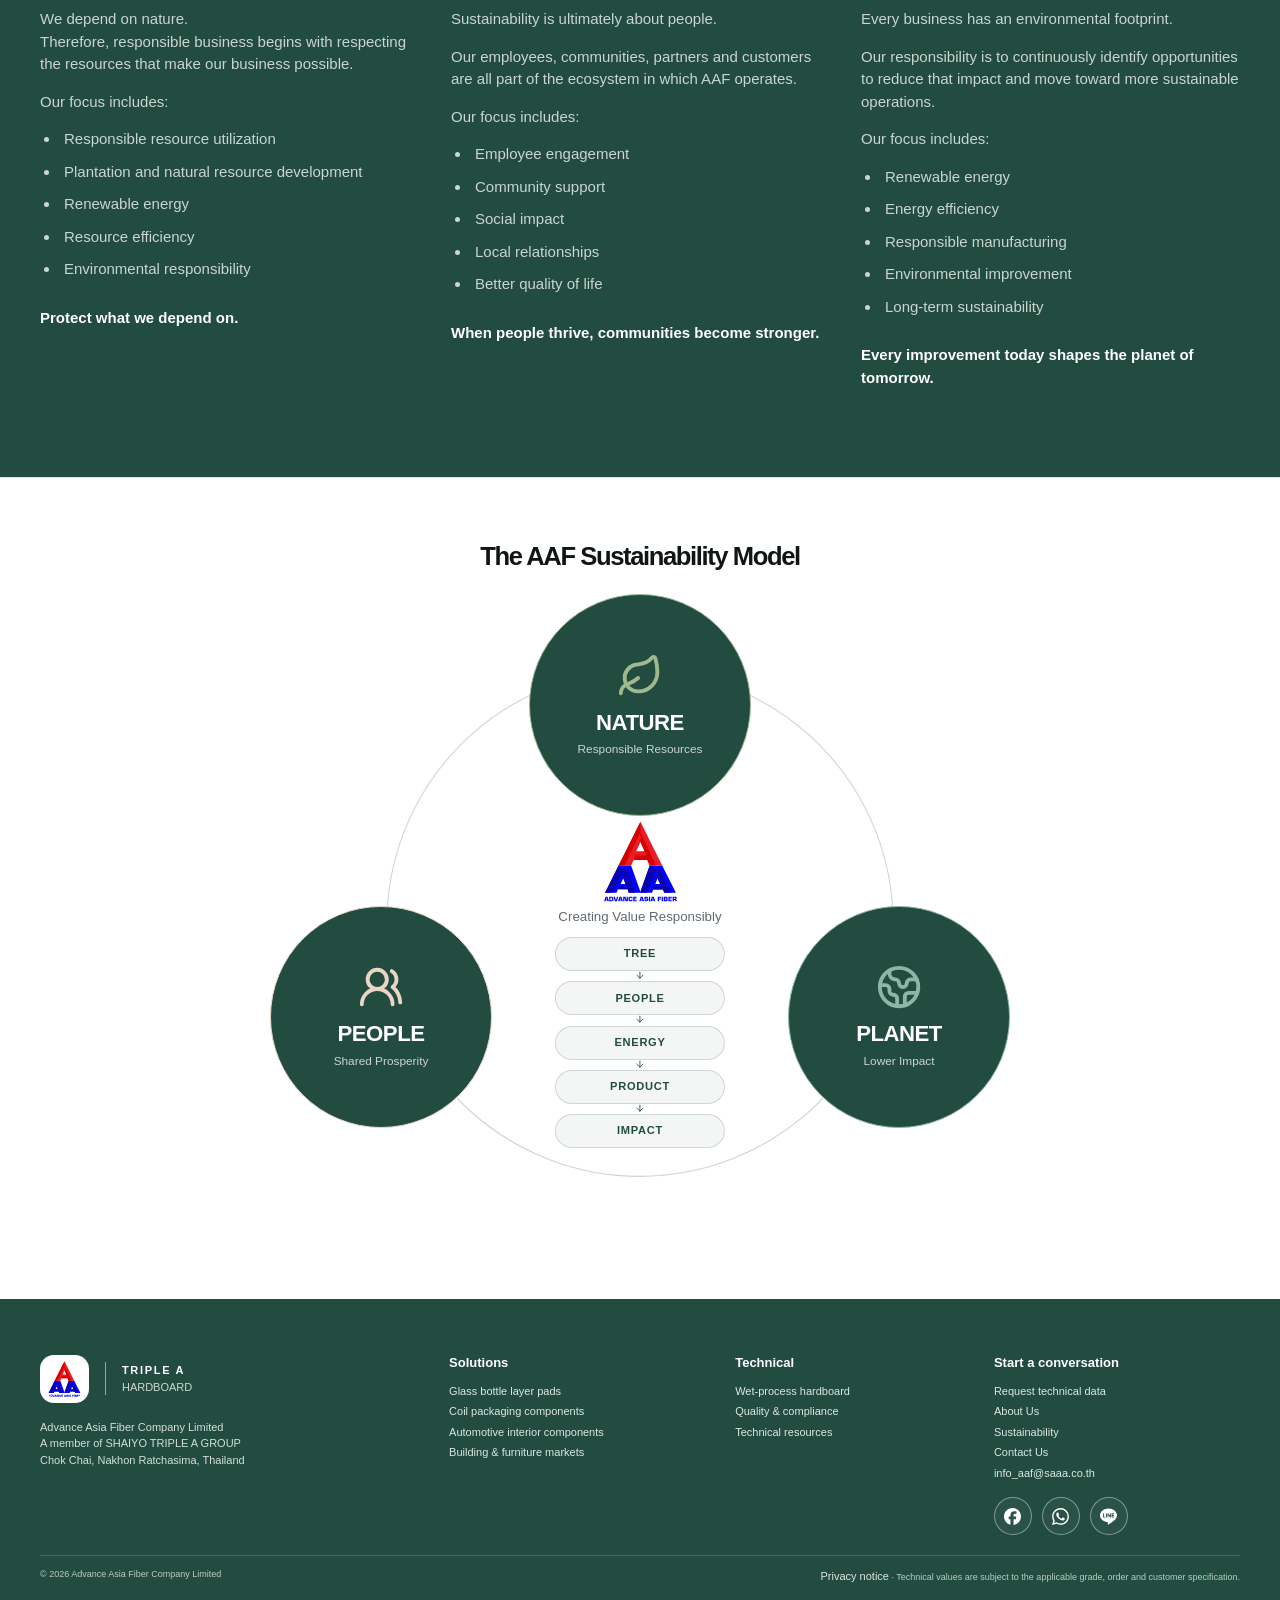
<file: pages/sustainability.html>
<!doctype html>
<html lang="en">
  <head>
    <meta charset="utf-8" />
    <meta name="viewport" content="width=device-width, initial-scale=1" />
    <title>Sustainability | AAF</title>
    <meta
      name="description"
      content="From every tree we nurture to every life our products touch."
    />
    <meta name="robots" content="noindex, follow" />
    <link rel="icon" type="image/svg+xml" href="../assets/logos/aaf-favicon.svg" />
    <!-- shared:styles:start -->
    <link href="../css/tokens.css" rel="stylesheet" />
    <link href="../css/global.css" rel="stylesheet" />
    <link href="../css/components.css?v=22" rel="stylesheet" />
    <!-- shared:styles:end -->
    <link rel="stylesheet" href="../css/pages/subpages.css" />
    <link rel="stylesheet" href="../css/pages/sustainability.css?v=36" />
    <link rel="stylesheet" href="../css/pages/subpages/subpage-interactions.css" />
    <!-- shared:boot:start -->
    <script src="../js/motion-boot.js"></script>
    <!-- shared:boot:end -->
  </head>
  <body data-page="sustainability">
    <div class="site-shell">
      <!-- shared:header:start -->
      <header class="site-header">
        <a aria-label="Triple A Hardboard home" class="brand" href="../index.html"
          ><img
            alt="AAF — Advance Asia Fiber"
            class="brand-logo"
            src="../assets/logos/aaf-favicon.svg"
          /><span class="brand-copy"><strong>TRIPLE A</strong><small>HARDBOARD</small></span></a
        >
        <nav aria-label="Main navigation" class="main-nav">
          <div class="nav-menu">
            <button class="nav-trigger" type="button">
              Solutions <span class="sr-only">⌄</span
              ><svg
                aria-hidden="true"
                class="lucide lucide-chevron-down"
                fill="none"
                focusable="false"
                height="24"
                stroke="currentColor"
                stroke-linecap="round"
                stroke-linejoin="round"
                stroke-width="2"
                viewbox="0 0 24 24"
                width="24"
                xmlns="http://www.w3.org/2000/svg"
              >
                <path d="m6 9 6 6 6-6"></path>
              </svg>
            </button>
            <div class="nav-dropdown">
              <a href="../pages/glass-bottle-layer-pads.html">Glass Bottle Layer Pads</a
              ><a href="../pages/coil-packaging-components.html"
                >Steel &amp; Aluminium Coil Packaging</a
              ><a href="../pages/automotive-interior-components.html"
                >Automotive Interior Components</a
              ><a href="../pages/building-furniture-distribution.html"
                >Building &amp; Furniture Markets</a
              >
            </div>
          </div>
          <a href="../pages/wet-process-hardboard.html">Wet-Process Hardboard</a>
          <a href="../pages/quality-compliance.html">Quality &amp; Compliance</a>
          <a href="../pages/about-us.html">About Us</a>
          <div class="nav-menu nav-sustainability">
            <a class="nav-trigger" href="../pages/sustainability.html#from-tree-to-better-living"
              >Sustainability
              <svg
                aria-hidden="true"
                class="lucide lucide-chevron-down"
                fill="none"
                focusable="false"
                height="24"
                stroke="currentColor"
                stroke-linecap="round"
                stroke-linejoin="round"
                stroke-width="2"
                viewbox="0 0 24 24"
                width="24"
                xmlns="http://www.w3.org/2000/svg"
              >
                <path d="m6 9 6 6 6-6"></path></svg
            ></a>
            <div class="nav-dropdown" id="sustainability-dropdown">
              <a href="../pages/sustainability.html#from-tree-to-better-living"
                >From Tree to Better Living</a
              ><a href="../pages/sustainability.html#community-social-impact"
                >Community &amp; Social Impact</a
              ><a href="../pages/sustainability.html#renewable-energy">Renewable Energy</a
              ><a href="../pages/sustainability.html#nature-people-planet"
                >Nature, People &amp; Planet</a
              >
            </div>
          </div>
          <a class="nav-contact-link" href="../pages/contact-us.html">Contact Us</a>
        </nav>
        <details class="mobile-nav">
          <summary aria-expanded="false" aria-label="Open navigation">
            <span aria-hidden="true" class="mobile-menu-lucide"
              ><svg
                class="lucide lucide-menu mobile-menu-open-icon"
                fill="none"
                height="24"
                stroke="currentColor"
                stroke-linecap="round"
                stroke-linejoin="round"
                stroke-width="2"
                viewbox="0 0 24 24"
                width="24"
                xmlns="http://www.w3.org/2000/svg"
              >
                <path d="M4 12h16"></path>
                <path d="M4 6h16"></path>
                <path d="M4 18h16"></path></svg
              ><svg
                class="lucide lucide-x mobile-menu-close-icon"
                fill="none"
                height="24"
                stroke="currentColor"
                stroke-linecap="round"
                stroke-linejoin="round"
                stroke-width="2"
                viewbox="0 0 24 24"
                width="24"
                xmlns="http://www.w3.org/2000/svg"
              >
                <path d="M18 6 6 18"></path>
                <path d="m6 6 12 12"></path></svg
            ></span>
          </summary>
          <div>
            <strong>Solutions</strong
            ><a href="../pages/glass-bottle-layer-pads.html">Glass bottle layer pads</a
            ><a href="../pages/coil-packaging-components.html">Coil packaging components</a
            ><a href="../pages/automotive-interior-components.html">Automotive interiors</a
            ><a href="../pages/building-furniture-distribution.html">Building &amp; furniture</a
            ><strong>Technical &amp; company</strong
            ><a href="../pages/wet-process-hardboard.html">Wet-process hardboard</a
            ><a href="../pages/quality-compliance.html">Quality &amp; compliance</a
            ><a href="../pages/technical-resources.html">Technical resources</a
            ><a href="../pages/about-us.html">About Us</a>
            <details class="mobile-sustainability">
              <summary>
                Sustainability
                <svg
                  aria-hidden="true"
                  class="lucide lucide-chevron-down"
                  fill="none"
                  focusable="false"
                  height="24"
                  stroke="currentColor"
                  stroke-linecap="round"
                  stroke-linejoin="round"
                  stroke-width="2"
                  viewbox="0 0 24 24"
                  width="24"
                  xmlns="http://www.w3.org/2000/svg"
                >
                  <path d="m6 9 6 6 6-6"></path>
                </svg>
              </summary>
              <div>
                <a href="../pages/sustainability.html#from-tree-to-better-living"
                  >From Tree to Better Living</a
                ><a href="../pages/sustainability.html#community-social-impact"
                  >Community &amp; Social Impact</a
                ><a href="../pages/sustainability.html#renewable-energy">Renewable Energy</a
                ><a href="../pages/sustainability.html#nature-people-planet"
                  >Nature, People &amp; Planet</a
                >
              </div>
            </details>
            <a href="../pages/contact-us.html">Contact Us</a>
          </div>
        </details>
        <div class="header-actions">
          <details class="language-switcher">
            <summary aria-label="Change language" class="language-trigger" title="English">
              <span class="language-flag-wrap"
                ><img
                  alt=""
                  aria-hidden="true"
                  class="circle-flag"
                  src="../assets/icons/flag-us.svg"
              /></span>
              <span aria-hidden="true" class="language-current-code">EN</span>
              <span aria-hidden="true" class="language-chevron"
                ><svg
                  class="lucide lucide-chevron-down"
                  fill="none"
                  height="24"
                  stroke="currentColor"
                  stroke-linecap="round"
                  stroke-linejoin="round"
                  stroke-width="2"
                  viewbox="0 0 24 24"
                  width="24"
                  xmlns="http://www.w3.org/2000/svg"
                >
                  <path d="m6 9 6 6 6-6"></path></svg
              ></span>
            </summary>
            <div aria-label="Languages" class="language-dropdown" role="menu">
              <button
                class="language-option is-active"
                data-code="EN"
                data-lang="en"
                data-name="English"
                role="menuitem"
                type="button"
              >
                <span class="language-option-flag"
                  ><img
                    alt=""
                    aria-hidden="true"
                    class="circle-flag"
                    src="../assets/icons/flag-us.svg" /></span
                ><span>EN</span>
              </button>
              <button
                class="language-option"
                data-code="ES"
                data-lang="es"
                data-name="Español"
                role="menuitem"
                type="button"
              >
                <span class="language-option-flag"
                  ><img
                    alt=""
                    aria-hidden="true"
                    class="circle-flag"
                    src="../assets/icons/flag-es.svg" /></span
                ><span>ES</span>
              </button>
              <button
                class="language-option"
                data-code="FR"
                data-lang="fr"
                data-name="Français"
                role="menuitem"
                type="button"
              >
                <span class="language-option-flag"
                  ><img
                    alt=""
                    aria-hidden="true"
                    class="circle-flag"
                    src="../assets/icons/flag-fr.svg" /></span
                ><span>FR</span>
              </button>
              <button
                class="language-option"
                data-code="JA"
                data-lang="ja"
                data-name="日本語"
                role="menuitem"
                type="button"
              >
                <span class="language-option-flag"
                  ><img
                    alt=""
                    aria-hidden="true"
                    class="circle-flag"
                    src="../assets/icons/flag-jp.svg" /></span
                ><span>JA</span>
              </button>
              <button
                class="language-option"
                data-code="TH"
                data-lang="th"
                data-name="ไทย"
                role="menuitem"
                type="button"
              >
                <span class="language-option-flag"
                  ><img
                    alt=""
                    aria-hidden="true"
                    class="circle-flag"
                    src="../assets/icons/flag-th.svg" /></span
                ><span>TH</span>
              </button>
              <button
                class="language-option"
                data-code="ZH"
                data-lang="zh"
                data-name="中文"
                role="menuitem"
                type="button"
              >
                <span class="language-option-flag"
                  ><img
                    alt=""
                    aria-hidden="true"
                    class="circle-flag"
                    src="../assets/icons/flag-cn.svg" /></span
                ><span>ZH</span>
              </button>
            </div>
          </details>
          <a
            class="button button-small button-primary header-quote-button"
            href="../pages/request-a-quote.html"
            ><span aria-hidden="true" class="header-quote-icon"
              ><svg
                class="lucide lucide-clipboard-list"
                fill="none"
                height="24"
                stroke="currentColor"
                stroke-linecap="round"
                stroke-linejoin="round"
                stroke-width="2"
                viewbox="0 0 24 24"
                width="24"
                xmlns="http://www.w3.org/2000/svg"
              >
                <rect height="4" rx="1" ry="1" width="8" x="8" y="2"></rect>
                <path
                  d="M16 4h2a2 2 0 0 1 2 2v14a2 2 0 0 1-2 2H6a2 2 0 0 1-2-2V6a2 2 0 0 1 2-2h2"
                ></path>
                <path d="M12 11h4"></path>
                <path d="M12 16h4"></path>
                <path d="M8 11h.01"></path>
                <path d="M8 16h.01"></path></svg></span
            ><span>Request a quote</span
            ><svg
              aria-hidden="true"
              class="lucide lucide-arrow-right header-quote-arrow"
              fill="none"
              focusable="false"
              height="24"
              stroke="currentColor"
              stroke-linecap="round"
              stroke-linejoin="round"
              stroke-width="2"
              viewbox="0 0 24 24"
              width="24"
              xmlns="http://www.w3.org/2000/svg"
            >
              <path d="M5 12h14"></path>
              <path d="m12 5 7 7-7 7"></path></svg
          ></a>
        </div>
      </header>
      <!-- shared:header:end -->
      <main class="subpage-main sustainability-main" data-subpage-root>
        <section
          id="from-tree-to-better-living"
          class="sustainability-tree"
          tabindex="-1"
          aria-label="From Tree to Better Living"
        >
          <div class="subpage-hero page-width sustainability-hero">
            <div>
              <nav class="breadcrumbs" aria-label="Breadcrumb">
                <a href="../index.html">Home</a><span aria-hidden="true">/</span
                ><span aria-current="page">Sustainability</span>
              </nav>
              <p class="eyebrow">SUSTAINABILITY</p>
              <h1>From Tree to Better Living</h1>
              <p class="subpage-lead">
                <span>Growing the Future from the Ground Up</span
                ><span>From every tree we nurture to every life our products touch.</span>
              </p>
            </div>
            <figure class="sustainability-media subpage-hero-media">
              <img
                src="../assets/images/sustainability/tree-nursery.webp"
                width="1447"
                height="1087"
                alt="Tree nursery with rows of young plants growing beneath high-voltage power lines"
                fetchpriority="high"
                decoding="async"
              />
            </figure>
          </div>
        </section>
        <section
          class="proof-bar proof-bar-compact sustainability-proof-bar"
          aria-label="Sustainability sections"
        >
          <div class="page-width proof-bar-inner">
            <span>From Tree to Better Living</span><span>Community &amp; Social Impact</span
            ><span>Renewable Energy</span><span>Nature, People &amp; Planet</span>
          </div>
        </section>
        <section
          class="subpage-section page-width sustainability-tree-content"
          aria-label="From Tree to Better Living content"
        >
          <div class="sustainability-split">
            <div class="sustainability-copy">
              <p class="eyebrow">FROM TREE TO BETTER LIVING</p>
              <h2>Our journey begins with the tree.</h2>
              <p>
                At AAF, we believe that responsible manufacturing starts long before a product
                enters the factory. It begins with how natural resources are grown, managed and
                transformed into value.
              </p>
              <p>
                Through our connection with plantation and local communities, we seek to support
                responsible cultivation, encourage the development of seedlings and contribute to
                better livelihoods for people connected to the forest and agricultural ecosystem.
              </p>
              <p class="sustainability-statement">
                From plantation-grown trees to fibre and finished products that support better
                living, every step is an opportunity to create value responsibly.
              </p>
            </div>
            <figure class="sustainability-media">
              <img
                src="../assets/images/sustainability/tree-community.webp"
                width="1844"
                height="853"
                alt="Workers caring for rows of young seedlings in a tree nursery"
                loading="lazy"
                decoding="async"
              />
            </figure>
          </div>
          <div class="sustainability-tree-details">
            <div>
              <h2>Our Commitment</h2>
              <ul class="sustainability-list">
                <li>Support responsible plantation development</li>
                <li>Encourage sustainable resource utilization</li>
                <li>Create value throughout the local supply chain</li>
                <li>Connect natural resources with healthier living</li>
                <li>Build long-term value for communities and future generations</li>
              </ul>
            </div>
            <div>
              <h2>Impact We Create</h2>
              <div class="sustainability-impacts">
                <article>
                  <h3>
                    <svg
                      aria-hidden="true"
                      class="lucide lucide-leaf"
                      fill="none"
                      focusable="false"
                      width="24"
                      height="24"
                      stroke="currentColor"
                      stroke-linecap="round"
                      stroke-linejoin="round"
                      stroke-width="2"
                      viewBox="0 0 24 24"
                      xmlns="http://www.w3.org/2000/svg"
                    >
                      <path
                        d="M11 20a10 10 0 0010-10 25.9 25.9 0 00-1.04-7.281 1 1 0 00-1.755-.325C15.833 5.5 13 5.5 9.8 6.1A7 7 0 0011 20"
                      ></path>
                      <path
                        d="M2 21a5 5 0 012.911-4.544C7.613 15.212 8.351 15.24 11 13"
                      ></path></svg
                    ><span>For Nature</span>
                  </h3>
                  <p>Responsible use and development of renewable natural resources.</p>
                </article>
                <article>
                  <h3>
                    <svg
                      aria-hidden="true"
                      class="lucide lucide-users"
                      fill="none"
                      focusable="false"
                      width="24"
                      height="24"
                      stroke="currentColor"
                      stroke-linecap="round"
                      stroke-linejoin="round"
                      stroke-width="2"
                      viewBox="0 0 24 24"
                      xmlns="http://www.w3.org/2000/svg"
                    >
                      <path d="M16 21v-2a4 4 0 0 0-4-4H6a4 4 0 0 0-4 4v2"></path>
                      <path d="M16 3.128a4 4 0 0 1 0 7.744"></path>
                      <path d="M22 21v-2a4 4 0 0 0-3-3.87"></path>
                      <circle cx="9" cy="7" r="4"></circle></svg
                    ><span>For People</span>
                  </h3>
                  <p>Supporting communities and livelihoods connected to plantation activities.</p>
                </article>
                <article>
                  <h3>
                    <svg
                      aria-hidden="true"
                      class="lucide lucide-handshake"
                      fill="none"
                      focusable="false"
                      width="24"
                      height="24"
                      stroke="currentColor"
                      stroke-linecap="round"
                      stroke-linejoin="round"
                      stroke-width="2"
                      viewBox="0 0 24 24"
                      xmlns="http://www.w3.org/2000/svg"
                    >
                      <path d="m11 17 2 2a1 1 0 1 0 3-3"></path>
                      <path
                        d="m14 14 2.5 2.5a1 1 0 1 0 3-3l-3.88-3.88a3 3 0 0 0-4.24 0l-.88.88a1 1 0 1 1-3-3l2.81-2.81a5.79 5.79 0 0 1 7.06-.87l.47.28a2 2 0 0 0 1.42.25L21 4"
                      ></path>
                      <path d="m21 3 1 11h-2"></path>
                      <path d="M3 3 2 14l6.5 6.5a1 1 0 1 0 3-3"></path>
                      <path d="M3 4h8"></path></svg
                    ><span>For Customers</span>
                  </h3>
                  <p>
                    A material story they can connect to - from responsible resources to responsible
                    products.
                  </p>
                </article>
              </div>
            </div>
          </div>
          <blockquote class="sustainability-quote">
            <p>“A better product begins with a better relationship with nature.”</p>
          </blockquote>
        </section>
        <section
          id="community-social-impact"
          class="subpage-section alt sustainability-community"
          tabindex="-1"
          aria-labelledby="community-title"
        >
          <div class="page-width">
            <div class="sustainability-split sustainability-community-intro">
              <div class="sustainability-copy">
                <p class="eyebrow">Growing Together. Caring Beyond Business</p>
                <h2 id="community-title">Community &amp; Social Impact</h2>
                <p class="sustainability-statement">
                  A sustainable business is part of a sustainable community.
                </p>
                <p>
                  AAF believes that our responsibility extends beyond the factory gates. We work to
                  support the communities around us, with particular care for people who may need
                  greater support, including elderly people, people with disabilities and local
                  communities. Our goal is not simply to give, but to create meaningful and lasting
                  impact.
                </p>
                <p>
                  Through community support, employee participation and local engagement, we aim to
                  contribute to a community where people can live with greater dignity, opportunity
                  and quality of life.
                </p>
              </div>
              <figure class="sustainability-media">
                <img
                  src="../assets/images/sustainability/community-building.webp"
                  width="1448"
                  height="1086"
                  alt="Students and community members planting trees together"
                  loading="lazy"
                  decoding="async"
                />
              </figure>
            </div>
            <div class="sustainability-split sustainability-community-focus">
              <figure class="sustainability-media sustainability-portrait">
                <img
                  src="../assets/images/sustainability/community-team.webp"
                  width="986"
                  height="589"
                  alt="Community members holding seedlings at a tree-planting event"
                  loading="lazy"
                  decoding="async"
                />
              </figure>
              <div>
                <h2>Our Community Focus</h2>
                <div class="sustainability-focus-grid">
                  <article>
                    <h3>
                      <svg
                        aria-hidden="true"
                        class="lucide lucide-hand-heart"
                        fill="none"
                        focusable="false"
                        width="24"
                        height="24"
                        stroke="currentColor"
                        stroke-linecap="round"
                        stroke-linejoin="round"
                        stroke-width="2"
                        viewBox="0 0 24 24"
                        xmlns="http://www.w3.org/2000/svg"
                      >
                        <path d="M11 14h2a2 2 0 0 0 0-4h-3c-.6 0-1.1.2-1.4.6L3 16"></path>
                        <path
                          d="m14.45 13.39 5.05-4.694C20.196 8 21 6.85 21 5.75a2.75 2.75 0 0 0-4.797-1.837.276.276 0 0 1-.406 0A2.75 2.75 0 0 0 11 5.75c0 1.2.802 2.248 1.5 2.946L16 11.95"
                        ></path>
                        <path d="m2 15 6 6"></path>
                        <path
                          d="m7 20 1.6-1.4c.3-.4.8-.6 1.4-.6h4c1.1 0 2.1-.4 2.8-1.2l4.6-4.4a1 1 0 0 0-2.75-2.91"
                        ></path></svg
                      >Supporting People
                    </h3>
                    <p>Supporting vulnerable and underserved members of surrounding communities.</p>
                  </article>
                  <article>
                    <h3>
                      <svg
                        aria-hidden="true"
                        class="lucide lucide-house-heart"
                        fill="none"
                        focusable="false"
                        width="24"
                        height="24"
                        stroke="currentColor"
                        stroke-linecap="round"
                        stroke-linejoin="round"
                        stroke-width="2"
                        viewBox="0 0 24 24"
                        xmlns="http://www.w3.org/2000/svg"
                      >
                        <path
                          d="M8.62 13.8A2.25 2.25 0 1 1 12 10.836a2.25 2.25 0 1 1 3.38 2.966l-2.626 2.856a.998.998 0 0 1-1.507 0z"
                        ></path>
                        <path
                          d="M3 10a2 2 0 0 1 .709-1.528l7-6a2 2 0 0 1 2.582 0l7 6A2 2 0 0 1 21 10v9a2 2 0 0 1-2 2H5a2 2 0 0 1-2-2z"
                        ></path></svg
                      >Strengthening Local Communities
                    </h3>
                    <p>
                      Contributing to the well-being and development of communities around our
                      operations.
                    </p>
                  </article>
                  <article>
                    <h3>
                      <svg
                        aria-hidden="true"
                        class="lucide lucide-heart-handshake"
                        fill="none"
                        focusable="false"
                        width="24"
                        height="24"
                        stroke="currentColor"
                        stroke-linecap="round"
                        stroke-linejoin="round"
                        stroke-width="2"
                        viewBox="0 0 24 24"
                        xmlns="http://www.w3.org/2000/svg"
                      >
                        <path
                          d="M19.414 14.414C21 12.828 22 11.5 22 9.5a5.5 5.5 0 0 0-9.591-3.676.6.6 0 0 1-.818.001A5.5 5.5 0 0 0 2 9.5c0 2.3 1.5 4 3 5.5l5.535 5.362a2 2 0 0 0 2.879.052 2.12 2.12 0 0 0-.004-3 2.124 2.124 0 1 0 3-3 2.124 2.124 0 0 0 3.004 0 2 2 0 0 0 0-2.828l-1.881-1.882a2.41 2.41 0 0 0-3.409 0l-1.71 1.71a2 2 0 0 1-2.828 0 2 2 0 0 1 0-2.828l2.823-2.762"
                        ></path></svg
                      >Creating Dignity &amp; Opportunity
                    </h3>
                    <p>
                      Going beyond one-time donations toward meaningful, human-centered support.
                    </p>
                  </article>
                  <article>
                    <h3>
                      <svg
                        aria-hidden="true"
                        class="lucide lucide-users-round"
                        fill="none"
                        focusable="false"
                        width="24"
                        height="24"
                        stroke="currentColor"
                        stroke-linecap="round"
                        stroke-linejoin="round"
                        stroke-width="2"
                        viewBox="0 0 24 24"
                        xmlns="http://www.w3.org/2000/svg"
                      >
                        <path d="M18 21a8 8 0 0 0-16 0"></path>
                        <circle cx="10" cy="8" r="5"></circle>
                        <path d="M22 20c0-3.37-2-6.5-4-8a5 5 0 0 0-.45-8.3"></path></svg
                      >Engaging Our People
                    </h3>
                    <p>
                      Encouraging employees to participate in activities that create positive social
                      impact.
                    </p>
                  </article>
                </div>
              </div>
            </div>
            <div
              class="sustainability-community-gallery"
              aria-label="Community and sustainability photographs"
            >
              <figure class="sustainability-media">
                <img
                  src="../assets/images/sustainability/community-gallery-01.webp"
                  width="955"
                  height="667"
                  alt="Employees planting a tree together in a wooded area"
                  loading="lazy"
                  decoding="async"
                />
              </figure>
              <figure class="sustainability-media">
                <img
                  src="../assets/images/sustainability/community-gallery-02.webp"
                  width="931"
                  height="608"
                  alt="Community outreach event supporting local residents"
                  loading="lazy"
                  decoding="async"
                />
              </figure>
              <figure class="sustainability-media">
                <img
                  src="../assets/images/sustainability/community-gallery-03.webp"
                  width="979"
                  height="637"
                  alt="Employees and children taking part in a community activity"
                  loading="lazy"
                  decoding="async"
                />
              </figure>
              <figure class="sustainability-media">
                <img
                  src="../assets/images/sustainability/community-gallery-04.webp"
                  width="975"
                  height="707"
                  alt="Employee visiting and supporting an elderly community member"
                  loading="lazy"
                  decoding="async"
                />
              </figure>
            </div>
            <blockquote class="sustainability-quote">
              <p>“Business grows stronger when the communities around us grow stronger too.”</p>
            </blockquote>
          </div>
        </section>
        <section
          id="renewable-energy"
          class="subpage-section sustainability-energy"
          tabindex="-1"
          aria-labelledby="energy-title"
        >
          <div class="page-width">
            <div class="section-intro sustainability-energy-intro">
              <div>
                <p class="eyebrow">Powering Progress with Renewable Energy</p>
                <h2 id="energy-title">Renewable Energy</h2>
              </div>
              <div class="sustainability-copy">
                <p class="sustainability-statement">
                  Sustainability must be built into the way we operate.
                </p>
                <p>
                  AAF is investing in renewable energy as part of our commitment to reduce the
                  environmental impact of our operations and move toward a more responsible
                  manufacturing future.
                </p>
                <p>
                  Our renewable energy initiatives include Rooftop Solar and Floating Solar,
                  implemented across our business operations where appropriate. By turning available
                  spaces into sources of clean energy, we are taking practical steps toward a more
                  energy-efficient and lower-impact manufacturing environment.
                </p>
              </div>
            </div>
            <div class="sustainability-solar-grid">
              <article class="sustainability-solar-card">
                <figure class="sustainability-media">
                  <img
                    src="../assets/images/sustainability/solar-rooftop-drive.webp"
                    width="1280"
                    height="720"
                    alt="Aerial view of rooftop solar panels at the AAF factory"
                    loading="lazy"
                    decoding="async"
                  />
                </figure>
                <div>
                  <h3>Rooftop Solar</h3>
                  <h4>Turning Our Roof into Renewable Energy</h4>
                  <p>
                    Our rooftop solar installations transform unused rooftop space into a source of
                    renewable electricity for our operations.
                  </p>
                  <p>This helps us:</p>
                  <ul class="sustainability-list">
                    <li>Increase the use of renewable electricity</li>
                    <li>Reduce dependence on conventional energy sources</li>
                    <li>Improve energy efficiency</li>
                    <li>Reduce operational environmental impact</li>
                    <li>Support our long-term sustainability goals</li>
                  </ul>
                </div>
              </article>
              <article class="sustainability-solar-card">
                <figure class="sustainability-media">
                  <img
                    src="../assets/images/sustainability/solar-floating-drive.webp"
                    width="1280"
                    height="720"
                    alt="Floating solar array on a reservoir surrounded by trees"
                    loading="lazy"
                    decoding="async"
                  />
                </figure>
                <div>
                  <h3>Floating Solar</h3>
                  <h4>Making More Space for Clean Energy</h4>
                  <p>
                    Floating Solar provides another opportunity to expand renewable energy
                    generation by utilizing suitable water surfaces.
                  </p>
                  <p>Together, Rooftop Solar and Floating Solar demonstrate our approach:</p>
                  <p class="sustainability-statement">
                    Use what we have. Generate cleaner energy. Build for the future.
                  </p>
                </div>
              </article>
            </div>
            <div class="sustainability-impact-section">
              <h2>From Investment to Impact</h2>
              <ol class="sustainability-flow" aria-label="Renewable energy impact pathway">
                <li>
                  <div class="sustainability-flow-node">
                    <span aria-hidden="true" class="sustainability-flow-marker"
                      ><svg
                        aria-hidden="true"
                        class="lucide lucide-zap"
                        fill="none"
                        focusable="false"
                        stroke="currentColor"
                        stroke-linecap="round"
                        stroke-linejoin="round"
                        stroke-width="2"
                        viewBox="0 0 24 24"
                        xmlns="http://www.w3.org/2000/svg"
                      >
                        <path
                          d="M4 14a1 1 0 0 1-.78-1.63l9.9-12.3a.5.5 0 0 1 .88.46L12.5 8H20a1 1 0 0 1 .78 1.63l-9.9 12.3a.5.5 0 0 1-.88-.46L11.5 16H4z"
                        /></svg></span
                    ><span aria-hidden="true" class="sustainability-flow-arrow"
                      ><svg
                        class="lucide lucide-arrow-right"
                        fill="none"
                        focusable="false"
                        stroke="currentColor"
                        stroke-linecap="round"
                        stroke-linejoin="round"
                        stroke-width="2"
                        viewBox="0 0 24 24"
                        xmlns="http://www.w3.org/2000/svg"
                      >
                        <path d="M5 12h14" />
                        <path d="m12 5 7 7-7 7" /></svg
                    ></span>
                  </div>
                  <div class="sustainability-flow-card"><h3>Renewable Energy</h3></div>
                </li>
                <li>
                  <div class="sustainability-flow-node">
                    <span aria-hidden="true" class="sustainability-flow-marker"
                      ><svg
                        aria-hidden="true"
                        class="lucide lucide-leaf"
                        fill="none"
                        focusable="false"
                        stroke="currentColor"
                        stroke-linecap="round"
                        stroke-linejoin="round"
                        stroke-width="2"
                        viewBox="0 0 24 24"
                        xmlns="http://www.w3.org/2000/svg"
                      >
                        <path
                          d="M11 20A7 7 0 0 1 4 13c0-3.87 3.13-7 7-7 4.5 0 8-2 9-3-1 7-2 17-9 17Z"
                        />
                        <path d="M8 16c2-2 4-3 8-5" /></svg></span
                    ><span aria-hidden="true" class="sustainability-flow-arrow"
                      ><svg
                        class="lucide lucide-arrow-right"
                        fill="none"
                        focusable="false"
                        stroke="currentColor"
                        stroke-linecap="round"
                        stroke-linejoin="round"
                        stroke-width="2"
                        viewBox="0 0 24 24"
                        xmlns="http://www.w3.org/2000/svg"
                      >
                        <path d="M5 12h14" />
                        <path d="m12 5 7 7-7 7" /></svg
                    ></span>
                  </div>
                  <div class="sustainability-flow-card"><h3>Lower Environmental Impact</h3></div>
                </li>
                <li>
                  <div class="sustainability-flow-node">
                    <span aria-hidden="true" class="sustainability-flow-marker"
                      ><svg
                        aria-hidden="true"
                        class="lucide lucide-factory"
                        fill="none"
                        focusable="false"
                        stroke="currentColor"
                        stroke-linecap="round"
                        stroke-linejoin="round"
                        stroke-width="2"
                        viewBox="0 0 24 24"
                        xmlns="http://www.w3.org/2000/svg"
                      >
                        <path d="M2 20V9l5 4V9l5 4V4h8a2 2 0 0 1 2 2v14Z" />
                        <path d="M17 8h.01M17 12h.01M17 16h.01M9 20v-4h4v4" /></svg></span
                    ><span aria-hidden="true" class="sustainability-flow-arrow"
                      ><svg
                        class="lucide lucide-arrow-right"
                        fill="none"
                        focusable="false"
                        stroke="currentColor"
                        stroke-linecap="round"
                        stroke-linejoin="round"
                        stroke-width="2"
                        viewBox="0 0 24 24"
                        xmlns="http://www.w3.org/2000/svg"
                      >
                        <path d="M5 12h14" />
                        <path d="m12 5 7 7-7 7" /></svg
                    ></span>
                  </div>
                  <div class="sustainability-flow-card">
                    <h3>More Responsible Manufacturing</h3>
                  </div>
                </li>
                <li>
                  <div class="sustainability-flow-node">
                    <span aria-hidden="true" class="sustainability-flow-marker"
                      ><svg
                        aria-hidden="true"
                        class="lucide lucide-sprout"
                        fill="none"
                        focusable="false"
                        stroke="currentColor"
                        stroke-linecap="round"
                        stroke-linejoin="round"
                        stroke-width="2"
                        viewBox="0 0 24 24"
                        xmlns="http://www.w3.org/2000/svg"
                      >
                        <path d="M7 20h10" />
                        <path d="M12 20v-8" />
                        <path d="M12 12c-4.2 0-7-2.8-7-7 4.2 0 7 2.8 7 7Z" />
                        <path d="M12 15c0-4.2 2.8-7 7-7 0 4.2-2.8 7-7 7Z" /></svg
                    ></span>
                  </div>
                  <div class="sustainability-flow-card"><h3>Better Future</h3></div>
                </li>
              </ol>
              <dl id="renewable-energy-metrics" class="sustainability-metrics">
                <div>
                  <dt>Installed Renewable Energy Capacity</dt>
                  <dd>
                    <strong data-kpi-counter="1.956" data-kpi-decimals="3">1.956</strong
                    ><span>MW</span>
                  </dd>
                </div>
                <div>
                  <dt>Estimated Renewable Electricity Generated</dt>
                  <dd><strong data-kpi-counter="2934">2,934</strong><span>MWh/year</span></dd>
                </div>
                <div>
                  <dt>Estimated GHG Emissions Avoided</dt>
                  <dd><strong data-kpi-counter="1174">1,174</strong><span>tCO₂e/year</span></dd>
                </div>
                <div>
                  <dt>Estimated Renewable Electricity Contribution</dt>
                  <dd>
                    <strong data-kpi-counter="9.8" data-kpi-decimals="1">9.8</strong><span>%</span>
                  </dd>
                </div>
              </dl>
            </div>
            <!-- AAF operations photographs. -->
            <div
              class="sustainability-energy-gallery"
              aria-label="AAF factory, water treatment and solar energy photographs"
            >
              <figure class="sustainability-media">
                <img
                  src="../assets/images/sustainability/energy-factory-aaf.webp"
                  width="1280"
                  height="720"
                  alt="Aerial view of the AAF factory, including its solar panels, woodchip yard and production buildings"
                  loading="lazy"
                  decoding="async"
                />
                <figcaption>
                  <span
                    >Key areas of the AAF factory include the workshop, woodchip yard, boiler,
                    forming and press lines, drying room, sawline, warehouse and loading area.</span
                  >
                </figcaption>
              </figure>
              <figure class="sustainability-media">
                <img
                  src="../assets/images/sustainability/energy-water-slide-10.webp"
                  width="1280"
                  height="720"
                  alt="AAF water treatment ponds surrounded by trees and farmland"
                  loading="lazy"
                  decoding="async"
                />
                <figcaption>
                  <span
                    >AAF’s wastewater treatment system and final pond support an LCA (Life Cycle
                    Analysis) initiative to recover and reuse water in the pulp-soaking
                    process.</span
                  >
                </figcaption>
              </figure>
              <figure class="sustainability-media">
                <img
                  src="../assets/images/sustainability/energy-rooftop-slide-11.webp"
                  width="1280"
                  height="720"
                  alt="Solar panels installed across the AAF factory roof"
                  loading="lazy"
                  decoding="async"
                />
                <figcaption>
                  <span
                    >AAF Rooftop Solar installations help reduce electricity use at the factories
                    (576 kW + 180 kW).</span
                  >
                </figcaption>
              </figure>
              <figure class="sustainability-media">
                <img
                  src="../assets/images/sustainability/energy-floating-slide-12.webp"
                  width="1280"
                  height="720"
                  alt="Floating solar panels on a reservoir beside the factory"
                  loading="lazy"
                  decoding="async"
                />
                <figcaption>
                  <span
                    >AAF Floating Solar installation helps reduce electricity use at the factory
                    (1.2 MW).</span
                  >
                </figcaption>
              </figure>
            </div>
            <blockquote class="sustainability-quote">
              <p>
                “Sustainability is not only what we believe. It is what we invest in and operate
                every day.”
              </p>
            </blockquote>
          </div>
        </section>
        <section
          id="nature-people-planet"
          class="subpage-section dark sustainability-nature"
          tabindex="-1"
          aria-labelledby="nature-title"
        >
          <div class="page-width">
            <div class="sustainability-split">
              <div class="sustainability-copy">
                <p class="eyebrow">Turning Sustainability into Impact</p>
                <h2 id="nature-title">Nature, People &amp; Planet</h2>
                <p class="sustainability-statement">One Journey. One Responsibility.</p>
                <p>
                  At AAF, sustainability is not defined by a single project or initiative. It is the
                  connection between everything we do.
                </p>
                <p>
                  From the trees and natural resources that begin our journey, to the people and
                  communities connected to our business, to the renewable energy that powers our
                  operations - every action contributes to a larger purpose.
                </p>
                <p class="sustainability-statement">
                  Creating positive impact across three connected dimensions:
                </p>
              </div>
              <figure class="sustainability-media sustainability-concept">
                <img
                  src="../assets/images/sustainability/nature-people-planet.webp"
                  width="1280"
                  height="853"
                  alt="Nursery workers tending eucalyptus seedlings with renewable energy in the background"
                  loading="lazy"
                  decoding="async"
                />
              </figure>
            </div>
            <div class="sustainability-pillars">
              <article class="sustainability-pillar">
                <h3>
                  <svg
                    aria-hidden="true"
                    class="lucide lucide-leaf"
                    fill="none"
                    focusable="false"
                    height="24"
                    stroke="currentColor"
                    stroke-linecap="round"
                    stroke-linejoin="round"
                    stroke-width="2"
                    viewBox="0 0 24 24"
                    width="24"
                    xmlns="http://www.w3.org/2000/svg"
                  >
                    <path
                      d="M11 20a10 10 0 0 0 10-10 25.9 25.9 0 0 0-1.04-7.281 1 1 0 0 0-1.755-.325C15.833 5.5 13 5.5 9.8 6.1A7 7 0 0 0 11 20"
                    ></path>
                    <path
                      d="M2 21a5 5 0 0 1 2.911-4.544C7.613 15.212 8.351 15.24 11 13"
                    ></path></svg
                  ><span>Nature</span>
                </h3>
                <h4>Protecting the Resources That Sustain Us</h4>
                <p>
                  We depend on nature.<br />Therefore, responsible business begins with respecting
                  the resources that make our business possible.
                </p>
                <p>Our focus includes:</p>
                <ul class="sustainability-list">
                  <li>Responsible resource utilization</li>
                  <li>Plantation and natural resource development</li>
                  <li>Renewable energy</li>
                  <li>Resource efficiency</li>
                  <li>Environmental responsibility</li>
                </ul>
                <p class="sustainability-pillar-close">Protect what we depend on.</p>
              </article>
              <article class="sustainability-pillar">
                <h3>
                  <svg
                    aria-hidden="true"
                    class="lucide lucide-users-round"
                    fill="none"
                    focusable="false"
                    height="24"
                    stroke="currentColor"
                    stroke-linecap="round"
                    stroke-linejoin="round"
                    stroke-width="2"
                    viewBox="0 0 24 24"
                    width="24"
                    xmlns="http://www.w3.org/2000/svg"
                  >
                    <path d="M18 21a8 8 0 0 0-16 0"></path>
                    <circle cx="10" cy="8" r="5"></circle>
                    <path d="M22 20c0-3.37-2-6.5-4-8a5 5 0 0 0-.45-8.3"></path></svg
                  ><span>People</span>
                </h3>
                <h4>Growing Together</h4>
                <p>Sustainability is ultimately about people.</p>
                <p>
                  Our employees, communities, partners and customers are all part of the ecosystem
                  in which AAF operates.
                </p>
                <p>Our focus includes:</p>
                <ul class="sustainability-list">
                  <li>Employee engagement</li>
                  <li>Community support</li>
                  <li>Social impact</li>
                  <li>Local relationships</li>
                  <li>Better quality of life</li>
                </ul>
                <p class="sustainability-pillar-close">
                  When people thrive, communities become stronger.
                </p>
              </article>
              <article class="sustainability-pillar">
                <h3>
                  <svg
                    aria-hidden="true"
                    class="lucide lucide-earth"
                    fill="none"
                    focusable="false"
                    height="24"
                    stroke="currentColor"
                    stroke-linecap="round"
                    stroke-linejoin="round"
                    stroke-width="2"
                    viewBox="0 0 24 24"
                    width="24"
                    xmlns="http://www.w3.org/2000/svg"
                  >
                    <path d="M21.54 15H17a2 2 0 0 0-2 2v4.54"></path>
                    <path
                      d="M7 3.34V5a3 3 0 0 0 3 3a2 2 0 0 1 2 2c0 1.1.9 2 2 2a2 2 0 0 0 2-2c0-1.1.9-2 2-2h3.17"
                    ></path>
                    <path d="M11 21.95V18a2 2 0 0 0-2-2a2 2 0 0 1-2-2v-1a2 2 0 0 0-2-2H2.05"></path>
                    <circle cx="12" cy="12" r="10"></circle></svg
                  ><span>Planet</span>
                </h3>
                <h4>Building a Lower-Impact Future</h4>
                <p>Every business has an environmental footprint.</p>
                <p>
                  Our responsibility is to continuously identify opportunities to reduce that impact
                  and move toward more sustainable operations.
                </p>
                <p>Our focus includes:</p>
                <ul class="sustainability-list">
                  <li>Renewable energy</li>
                  <li>Energy efficiency</li>
                  <li>Responsible manufacturing</li>
                  <li>Environmental improvement</li>
                  <li>Long-term sustainability</li>
                </ul>
                <p class="sustainability-pillar-close">
                  Every improvement today shapes the planet of tomorrow.
                </p>
              </article>
            </div>
          </div>
        </section>
        <section
          id="sustainability-model"
          class="subpage-section sustainability-model-standalone"
          tabindex="-1"
          aria-labelledby="sustainability-model-title"
        >
          <div class="page-width">
            <div class="sustainability-model-section">
              <h2 id="sustainability-model-title">The AAF Sustainability Model</h2>
              <div class="sustainability-model" aria-label="The AAF sustainability model">
                <svg
                  class="sustainability-model-ring"
                  viewBox="0 0 1000 780"
                  aria-hidden="true"
                  focusable="false"
                >
                  <circle cx="500" cy="445" r="323" />
                  <circle cx="500" cy="445" r="342" />
                  <circle class="sustainability-model-connector" cx="226" cy="274" r="9" />
                  <circle class="sustainability-model-connector" cx="774" cy="274" r="9" />
                  <circle class="sustainability-model-connector" cx="500" cy="768" r="9" />
                </svg>
                <div class="sustainability-model-node sustainability-model-nature">
                  <svg
                    aria-hidden="true"
                    class="lucide lucide-leaf"
                    fill="none"
                    focusable="false"
                    height="24"
                    stroke="currentColor"
                    stroke-linecap="round"
                    stroke-linejoin="round"
                    stroke-width="2"
                    viewBox="0 0 24 24"
                    width="24"
                    xmlns="http://www.w3.org/2000/svg"
                  >
                    <path
                      d="M11 20a10 10 0 0 0 10-10 25.9 25.9 0 0 0-1.04-7.281 1 1 0 0 0-1.755-.325C15.833 5.5 13 5.5 9.8 6.1A7 7 0 0 0 11 20"
                    ></path>
                    <path
                      d="M2 21a5 5 0 0 1 2.911-4.544C7.613 15.212 8.351 15.24 11 13"
                    ></path></svg
                  ><strong>NATURE</strong><span>Responsible Resources</span>
                </div>
                <div class="sustainability-model-node sustainability-model-people">
                  <svg
                    aria-hidden="true"
                    class="lucide lucide-users-round"
                    fill="none"
                    focusable="false"
                    height="24"
                    stroke="currentColor"
                    stroke-linecap="round"
                    stroke-linejoin="round"
                    stroke-width="2"
                    viewBox="0 0 24 24"
                    width="24"
                    xmlns="http://www.w3.org/2000/svg"
                  >
                    <path d="M18 21a8 8 0 0 0-16 0"></path>
                    <circle cx="10" cy="8" r="5"></circle>
                    <path d="M22 20c0-3.37-2-6.5-4-8a5 5 0 0 0-.45-8.3"></path></svg
                  ><strong>PEOPLE</strong><span>Shared Prosperity</span>
                </div>
                <div class="sustainability-model-node sustainability-model-planet">
                  <svg
                    aria-hidden="true"
                    class="lucide lucide-earth"
                    fill="none"
                    focusable="false"
                    height="24"
                    stroke="currentColor"
                    stroke-linecap="round"
                    stroke-linejoin="round"
                    stroke-width="2"
                    viewBox="0 0 24 24"
                    width="24"
                    xmlns="http://www.w3.org/2000/svg"
                  >
                    <path d="M21.54 15H17a2 2 0 0 0-2 2v4.54"></path>
                    <path
                      d="M7 3.34V5a3 3 0 0 0 3 3a2 2 0 0 1 2 2c0 1.1.9 2 2 2a2 2 0 0 0 2-2c0-1.1.9-2 2-2h3.17"
                    ></path>
                    <path d="M11 21.95V18a2 2 0 0 0-2-2a2 2 0 0 1-2-2v-1a2 2 0 0 0-2-2H2.05"></path>
                    <circle cx="12" cy="12" r="10"></circle></svg
                  ><strong>PLANET</strong><span>Lower Impact</span>
                </div>
                <div class="sustainability-model-center">
                  <img
                    class="sustainability-model-logo"
                    src="../assets/logos/aaf-favicon.svg"
                    alt="AAF logo"
                    width="708"
                    height="770"
                  /><span>Creating Value Responsibly</span>
                </div>
                <ol class="sustainability-model-flow">
                  <li>
                    <span class="sustainability-model-label">TREE</span
                    ><svg
                      aria-hidden="true"
                      class="lucide lucide-arrow-right sustainability-model-arrow"
                      fill="none"
                      focusable="false"
                      width="24"
                      height="24"
                      stroke="currentColor"
                      stroke-linecap="round"
                      stroke-linejoin="round"
                      stroke-width="2"
                      viewBox="0 0 24 24"
                      xmlns="http://www.w3.org/2000/svg"
                    >
                      <path d="M5 12h14"></path>
                      <path d="m12 5 7 7-7 7"></path>
                    </svg>
                  </li>
                  <li>
                    <span class="sustainability-model-label">PEOPLE</span
                    ><svg
                      aria-hidden="true"
                      class="lucide lucide-arrow-right sustainability-model-arrow"
                      fill="none"
                      focusable="false"
                      width="24"
                      height="24"
                      stroke="currentColor"
                      stroke-linecap="round"
                      stroke-linejoin="round"
                      stroke-width="2"
                      viewBox="0 0 24 24"
                      xmlns="http://www.w3.org/2000/svg"
                    >
                      <path d="M5 12h14"></path>
                      <path d="m12 5 7 7-7 7"></path>
                    </svg>
                  </li>
                  <li>
                    <span class="sustainability-model-label">ENERGY</span
                    ><svg
                      aria-hidden="true"
                      class="lucide lucide-arrow-right sustainability-model-arrow"
                      fill="none"
                      focusable="false"
                      width="24"
                      height="24"
                      stroke="currentColor"
                      stroke-linecap="round"
                      stroke-linejoin="round"
                      stroke-width="2"
                      viewBox="0 0 24 24"
                      xmlns="http://www.w3.org/2000/svg"
                    >
                      <path d="M5 12h14"></path>
                      <path d="m12 5 7 7-7 7"></path>
                    </svg>
                  </li>
                  <li>
                    <span class="sustainability-model-label">PRODUCT</span
                    ><svg
                      aria-hidden="true"
                      class="lucide lucide-arrow-right sustainability-model-arrow"
                      fill="none"
                      focusable="false"
                      width="24"
                      height="24"
                      stroke="currentColor"
                      stroke-linecap="round"
                      stroke-linejoin="round"
                      stroke-width="2"
                      viewBox="0 0 24 24"
                      xmlns="http://www.w3.org/2000/svg"
                    >
                      <path d="M5 12h14"></path>
                      <path d="m12 5 7 7-7 7"></path>
                    </svg>
                  </li>
                  <li><span class="sustainability-model-label">IMPACT</span></li>
                </ol>
              </div>
            </div>
          </div>
        </section>
      </main>
      <!-- shared:footer:start -->
      <footer class="site-footer" id="company">
        <div class="footer-inner">
          <div class="footer-grid">
            <div>
              <div class="brand brand-footer">
                <img
                  alt="AAF — Advance Asia Fiber"
                  class="brand-logo"
                  src="../assets/logos/aaf-favicon.svg"
                /><span class="brand-copy"><strong>TRIPLE A</strong><small>HARDBOARD</small></span>
              </div>
              <p>
                Advance Asia Fiber Company Limited<br />A member of SHAIYO TRIPLE A GROUP<br />Chok
                Chai, Nakhon Ratchasima, Thailand
              </p>
            </div>
            <div>
              <h3>Solutions</h3>
              <a href="../pages/glass-bottle-layer-pads.html">Glass bottle layer pads</a>
              <a href="../pages/coil-packaging-components.html">Coil packaging components</a>
              <a href="../pages/automotive-interior-components.html"
                >Automotive interior components</a
              >
              <a href="../pages/building-furniture-distribution.html"
                >Building &amp; furniture markets</a
              >
            </div>
            <div>
              <h3>Technical</h3>
              <a href="../pages/wet-process-hardboard.html">Wet-process hardboard</a>
              <a href="../pages/quality-compliance.html">Quality &amp; compliance</a>
              <a href="../pages/technical-resources.html">Technical resources</a>
            </div>
            <div>
              <h3>Start a conversation</h3>
              <a href="../pages/request-a-quote.html">Request technical data</a>
              <a href="../pages/about-us.html">About Us</a>
              <a href="../pages/sustainability.html">Sustainability</a>
              <a href="../pages/contact-us.html">Contact Us</a>
              <a href="mailto:info_aaf@saaa.co.th">info_aaf@saaa.co.th</a>
              <div aria-label="Social media" class="footer-socials">
                <a
                  aria-label="Facebook"
                  class="footer-social-icon"
                  data-placeholder="production-url"
                  href="#"
                  title="Facebook — production URL pending"
                  ><svg aria-hidden="true" focusable="false" viewBox="0 0 24 24">
                    <use href="../assets/icons/facebook.svg#icon"></use></svg></a
                ><a
                  aria-label="WhatsApp"
                  class="footer-social-icon"
                  data-placeholder="production-url"
                  href="#"
                  title="WhatsApp — production URL pending"
                  ><svg aria-hidden="true" focusable="false" viewBox="0 0 24 24">
                    <use href="../assets/icons/whatsapp.svg#icon"></use></svg></a
                ><a
                  aria-label="LINE"
                  class="footer-social-icon"
                  data-placeholder="production-url"
                  href="#"
                  title="LINE — production URL pending"
                  ><svg aria-hidden="true" focusable="false" viewBox="0 0 24 24">
                    <use href="../assets/icons/line.svg#icon"></use></svg
                ></a>
              </div>
            </div>
          </div>
          <div class="footer-bottom">
            <span>© 2026 Advance Asia Fiber Company Limited</span
            ><span
              ><a href="../pages/privacy.html">Privacy notice</a> · Technical values are subject to
              the applicable grade, order and customer specification.</span
            >
          </div>
        </div>
      </footer>
      <!-- shared:footer:end -->
    </div>
    <!-- shared:scripts:start -->
    <script src="../js/vendor/gsap.min.js"></script>
    <script src="../js/vendor/SplitText.min.js"></script>
    <script src="../js/main.js" type="module"></script>
    <!-- shared:scripts:end -->
    <script src="../js/pages/sustainability.js?v=2" type="module"></script>
  </body>
</html>
</file>
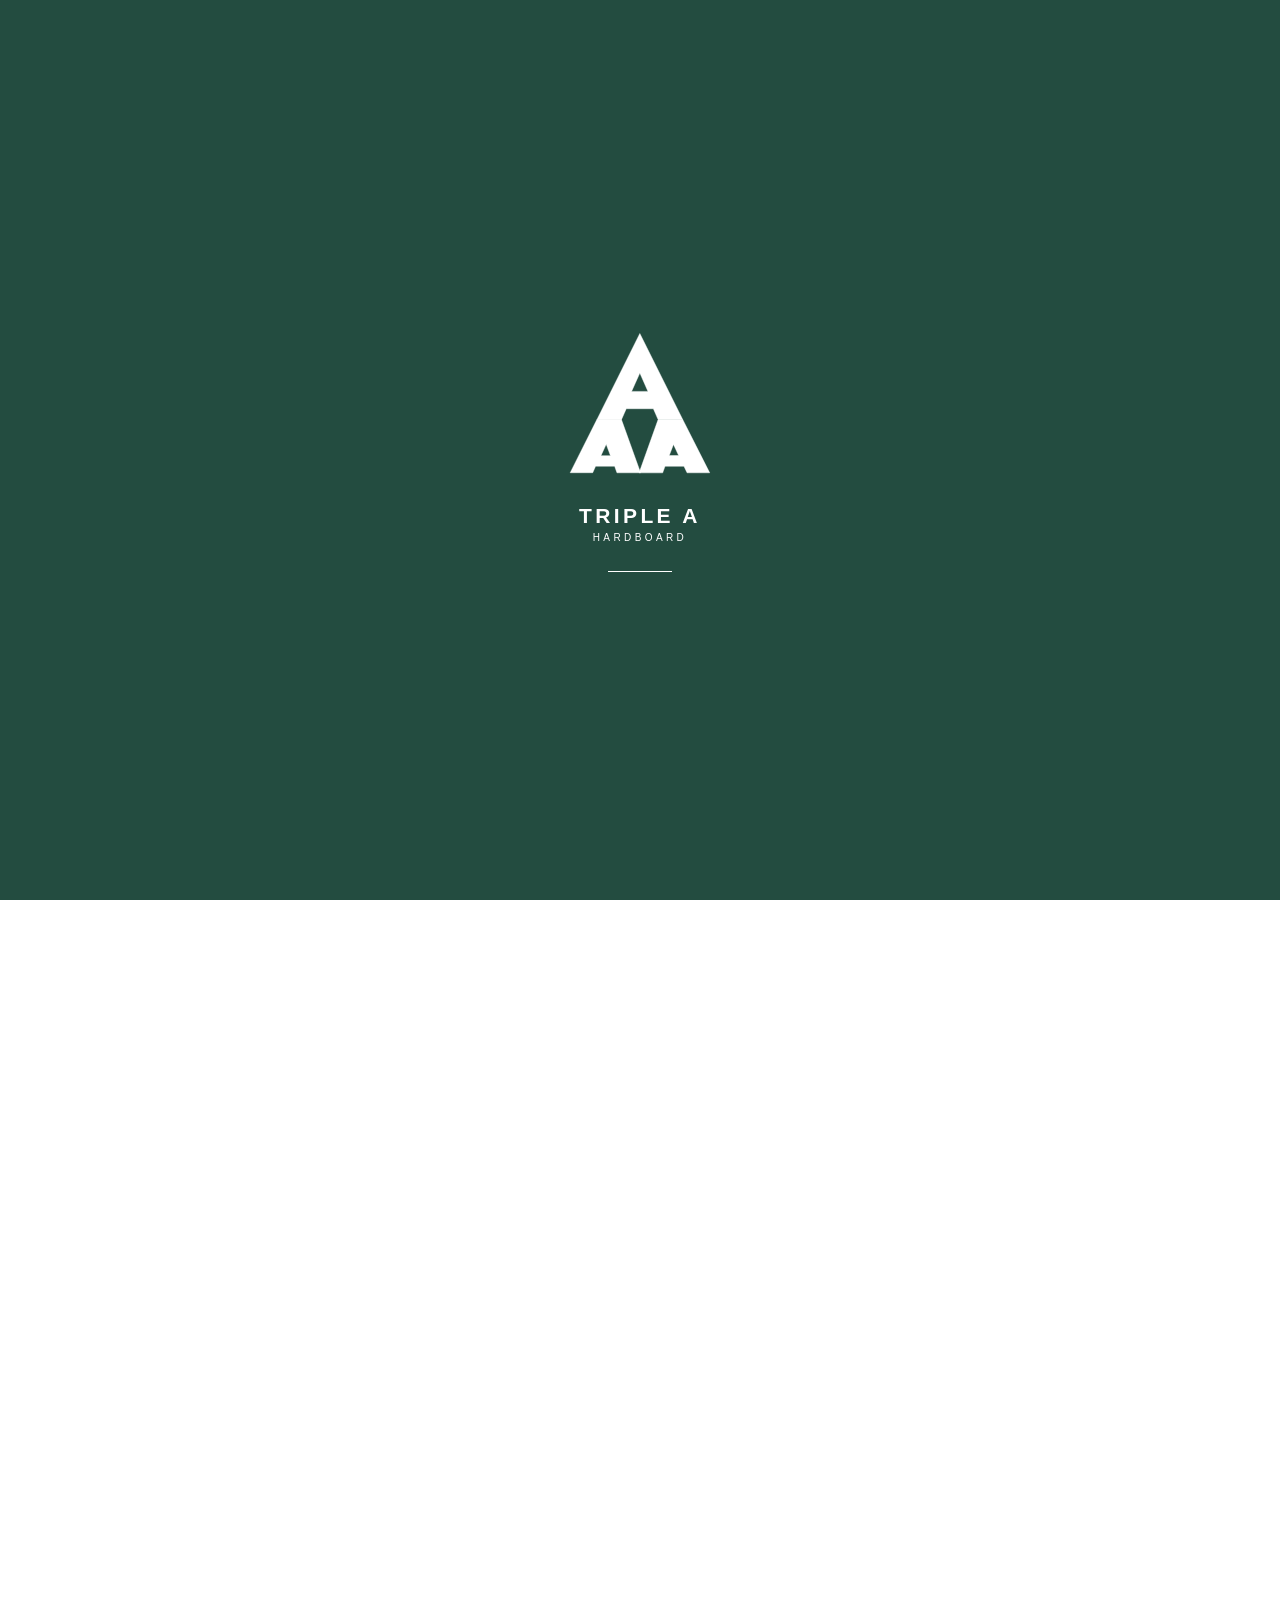
<file: pages/technical-resources.html>
<!doctype html>
<html lang="en">
  <head>
    <meta charset="utf-8" />
    <meta name="viewport" content="width=device-width, initial-scale=1" />
    <title>Hardboard Technical Resources | AAF</title>
    <meta
      name="description"
      content="Controlled certificates, test reports and technical data for hardboard qualification."
    />
    <meta name="robots" content="noindex, follow" />
    <link rel="icon" type="image/svg+xml" href="../assets/logos/aaf-favicon.svg" />
    <!-- shared:styles:start -->
    <link href="../css/tokens.css" rel="stylesheet" />
    <link href="../css/global.css" rel="stylesheet" />
    <link href="../css/components.css?v=22" rel="stylesheet" />
    <!-- shared:styles:end -->
    <link rel="stylesheet" href="../css/pages/subpages.css" />
    <link rel="stylesheet" href="../css/pages/subpages/subpage-interactions.css" />
    <!-- shared:boot:start -->
    <script src="../js/motion-boot.js"></script>
    <!-- shared:boot:end -->
  </head>
  <body data-page="technical-resources">
    <div class="site-shell">
      <!-- shared:header:start -->
      <header class="site-header">
        <a aria-label="Triple A Hardboard home" class="brand" href="../index.html"
          ><img
            alt="AAF — Advance Asia Fiber"
            class="brand-logo"
            src="../assets/logos/aaf-favicon.svg"
          /><span class="brand-copy"><strong>TRIPLE A</strong><small>HARDBOARD</small></span></a
        >
        <nav aria-label="Main navigation" class="main-nav">
          <div class="nav-menu">
            <button class="nav-trigger" type="button">
              Solutions <span class="sr-only">⌄</span
              ><svg
                aria-hidden="true"
                class="lucide lucide-chevron-down"
                fill="none"
                focusable="false"
                height="24"
                stroke="currentColor"
                stroke-linecap="round"
                stroke-linejoin="round"
                stroke-width="2"
                viewbox="0 0 24 24"
                width="24"
                xmlns="http://www.w3.org/2000/svg"
              >
                <path d="m6 9 6 6 6-6"></path>
              </svg>
            </button>
            <div class="nav-dropdown">
              <a href="../pages/glass-bottle-layer-pads.html">Glass Bottle Layer Pads</a
              ><a href="../pages/coil-packaging-components.html"
                >Steel &amp; Aluminium Coil Packaging</a
              ><a href="../pages/automotive-interior-components.html"
                >Automotive Interior Components</a
              ><a href="../pages/building-furniture-distribution.html"
                >Building &amp; Furniture Markets</a
              >
            </div>
          </div>
          <a href="../pages/wet-process-hardboard.html">Wet-Process Hardboard</a>
          <a href="../pages/quality-compliance.html">Quality &amp; Compliance</a>
          <a href="../pages/about-us.html">About Us</a>
          <div class="nav-menu nav-sustainability">
            <a class="nav-trigger" href="../pages/sustainability.html#from-tree-to-better-living"
              >Sustainability
              <svg
                aria-hidden="true"
                class="lucide lucide-chevron-down"
                fill="none"
                focusable="false"
                height="24"
                stroke="currentColor"
                stroke-linecap="round"
                stroke-linejoin="round"
                stroke-width="2"
                viewbox="0 0 24 24"
                width="24"
                xmlns="http://www.w3.org/2000/svg"
              >
                <path d="m6 9 6 6 6-6"></path></svg
            ></a>
            <div class="nav-dropdown" id="sustainability-dropdown">
              <a href="../pages/sustainability.html#from-tree-to-better-living"
                >From Tree to Better Living</a
              ><a href="../pages/sustainability.html#community-social-impact"
                >Community &amp; Social Impact</a
              ><a href="../pages/sustainability.html#renewable-energy">Renewable Energy</a
              ><a href="../pages/sustainability.html#nature-people-planet"
                >Nature, People &amp; Planet</a
              >
            </div>
          </div>
          <a class="nav-contact-link" href="../pages/contact-us.html">Contact Us</a>
        </nav>
        <details class="mobile-nav">
          <summary aria-expanded="false" aria-label="Open navigation">
            <span aria-hidden="true" class="mobile-menu-lucide"
              ><svg
                class="lucide lucide-menu mobile-menu-open-icon"
                fill="none"
                height="24"
                stroke="currentColor"
                stroke-linecap="round"
                stroke-linejoin="round"
                stroke-width="2"
                viewbox="0 0 24 24"
                width="24"
                xmlns="http://www.w3.org/2000/svg"
              >
                <path d="M4 12h16"></path>
                <path d="M4 6h16"></path>
                <path d="M4 18h16"></path></svg
              ><svg
                class="lucide lucide-x mobile-menu-close-icon"
                fill="none"
                height="24"
                stroke="currentColor"
                stroke-linecap="round"
                stroke-linejoin="round"
                stroke-width="2"
                viewbox="0 0 24 24"
                width="24"
                xmlns="http://www.w3.org/2000/svg"
              >
                <path d="M18 6 6 18"></path>
                <path d="m6 6 12 12"></path></svg
            ></span>
          </summary>
          <div>
            <strong>Solutions</strong
            ><a href="../pages/glass-bottle-layer-pads.html">Glass bottle layer pads</a
            ><a href="../pages/coil-packaging-components.html">Coil packaging components</a
            ><a href="../pages/automotive-interior-components.html">Automotive interiors</a
            ><a href="../pages/building-furniture-distribution.html">Building &amp; furniture</a
            ><strong>Technical &amp; company</strong
            ><a href="../pages/wet-process-hardboard.html">Wet-process hardboard</a
            ><a href="../pages/quality-compliance.html">Quality &amp; compliance</a
            ><a href="../pages/technical-resources.html">Technical resources</a
            ><a href="../pages/about-us.html">About Us</a>
            <details class="mobile-sustainability">
              <summary>
                Sustainability
                <svg
                  aria-hidden="true"
                  class="lucide lucide-chevron-down"
                  fill="none"
                  focusable="false"
                  height="24"
                  stroke="currentColor"
                  stroke-linecap="round"
                  stroke-linejoin="round"
                  stroke-width="2"
                  viewbox="0 0 24 24"
                  width="24"
                  xmlns="http://www.w3.org/2000/svg"
                >
                  <path d="m6 9 6 6 6-6"></path>
                </svg>
              </summary>
              <div>
                <a href="../pages/sustainability.html#from-tree-to-better-living"
                  >From Tree to Better Living</a
                ><a href="../pages/sustainability.html#community-social-impact"
                  >Community &amp; Social Impact</a
                ><a href="../pages/sustainability.html#renewable-energy">Renewable Energy</a
                ><a href="../pages/sustainability.html#nature-people-planet"
                  >Nature, People &amp; Planet</a
                >
              </div>
            </details>
            <a href="../pages/contact-us.html">Contact Us</a>
          </div>
        </details>
        <div class="header-actions">
          <details class="language-switcher">
            <summary aria-label="Change language" class="language-trigger" title="English">
              <span class="language-flag-wrap"
                ><img
                  alt=""
                  aria-hidden="true"
                  class="circle-flag"
                  src="../assets/icons/flag-us.svg"
              /></span>
              <span aria-hidden="true" class="language-current-code">EN</span>
              <span aria-hidden="true" class="language-chevron"
                ><svg
                  class="lucide lucide-chevron-down"
                  fill="none"
                  height="24"
                  stroke="currentColor"
                  stroke-linecap="round"
                  stroke-linejoin="round"
                  stroke-width="2"
                  viewbox="0 0 24 24"
                  width="24"
                  xmlns="http://www.w3.org/2000/svg"
                >
                  <path d="m6 9 6 6 6-6"></path></svg
              ></span>
            </summary>
            <div aria-label="Languages" class="language-dropdown" role="menu">
              <button
                class="language-option is-active"
                data-code="EN"
                data-lang="en"
                data-name="English"
                role="menuitem"
                type="button"
              >
                <span class="language-option-flag"
                  ><img
                    alt=""
                    aria-hidden="true"
                    class="circle-flag"
                    src="../assets/icons/flag-us.svg" /></span
                ><span>EN</span>
              </button>
              <button
                class="language-option"
                data-code="ES"
                data-lang="es"
                data-name="Español"
                role="menuitem"
                type="button"
              >
                <span class="language-option-flag"
                  ><img
                    alt=""
                    aria-hidden="true"
                    class="circle-flag"
                    src="../assets/icons/flag-es.svg" /></span
                ><span>ES</span>
              </button>
              <button
                class="language-option"
                data-code="FR"
                data-lang="fr"
                data-name="Français"
                role="menuitem"
                type="button"
              >
                <span class="language-option-flag"
                  ><img
                    alt=""
                    aria-hidden="true"
                    class="circle-flag"
                    src="../assets/icons/flag-fr.svg" /></span
                ><span>FR</span>
              </button>
              <button
                class="language-option"
                data-code="JA"
                data-lang="ja"
                data-name="日本語"
                role="menuitem"
                type="button"
              >
                <span class="language-option-flag"
                  ><img
                    alt=""
                    aria-hidden="true"
                    class="circle-flag"
                    src="../assets/icons/flag-jp.svg" /></span
                ><span>JA</span>
              </button>
              <button
                class="language-option"
                data-code="TH"
                data-lang="th"
                data-name="ไทย"
                role="menuitem"
                type="button"
              >
                <span class="language-option-flag"
                  ><img
                    alt=""
                    aria-hidden="true"
                    class="circle-flag"
                    src="../assets/icons/flag-th.svg" /></span
                ><span>TH</span>
              </button>
              <button
                class="language-option"
                data-code="ZH"
                data-lang="zh"
                data-name="中文"
                role="menuitem"
                type="button"
              >
                <span class="language-option-flag"
                  ><img
                    alt=""
                    aria-hidden="true"
                    class="circle-flag"
                    src="../assets/icons/flag-cn.svg" /></span
                ><span>ZH</span>
              </button>
            </div>
          </details>
          <a
            class="button button-small button-primary header-quote-button"
            href="../pages/request-a-quote.html"
            ><span aria-hidden="true" class="header-quote-icon"
              ><svg
                class="lucide lucide-clipboard-list"
                fill="none"
                height="24"
                stroke="currentColor"
                stroke-linecap="round"
                stroke-linejoin="round"
                stroke-width="2"
                viewbox="0 0 24 24"
                width="24"
                xmlns="http://www.w3.org/2000/svg"
              >
                <rect height="4" rx="1" ry="1" width="8" x="8" y="2"></rect>
                <path
                  d="M16 4h2a2 2 0 0 1 2 2v14a2 2 0 0 1-2 2H6a2 2 0 0 1-2-2V6a2 2 0 0 1 2-2h2"
                ></path>
                <path d="M12 11h4"></path>
                <path d="M12 16h4"></path>
                <path d="M8 11h.01"></path>
                <path d="M8 16h.01"></path></svg></span
            ><span>Request a quote</span
            ><svg
              aria-hidden="true"
              class="lucide lucide-arrow-right header-quote-arrow"
              fill="none"
              focusable="false"
              height="24"
              stroke="currentColor"
              stroke-linecap="round"
              stroke-linejoin="round"
              stroke-width="2"
              viewbox="0 0 24 24"
              width="24"
              xmlns="http://www.w3.org/2000/svg"
            >
              <path d="M5 12h14"></path>
              <path d="m12 5 7 7-7 7"></path></svg
          ></a>
        </div>
      </header>
      <!-- shared:header:end -->
      <main class="subpage-main" data-subpage-root>
        <section class="subpage-hero page-width">
          <div>
            <nav class="breadcrumbs" aria-label="Breadcrumb">
              <a href="../index.html">Home</a><span>/</span><span>Technical resources</span>
            </nav>
            <p class="eyebrow">Controlled document centre</p>
            <h1>Find the Right Technical Evidence</h1>
            <p class="subpage-lead">
              Current certificates are identified by issuer, scope and validity. Sample-specific
              reports are supplied through a controlled request.
            </p>
            <div class="subpage-actions">
              <a class="button button-primary" href="request-a-quote.html"
                >Request technical data <span class="sr-only">→</span
                ><svg
                  aria-hidden="true"
                  class="lucide lucide-arrow-right"
                  fill="none"
                  focusable="false"
                  height="24"
                  stroke="currentColor"
                  stroke-linecap="round"
                  stroke-linejoin="round"
                  stroke-width="2"
                  viewBox="0 0 24 24"
                  width="24"
                  xmlns="http://www.w3.org/2000/svg"
                >
                  <path d="M5 12h14"></path>
                  <path d="m12 5 7 7-7 7"></path></svg
              ></a>
            </div>
          </div>
        </section>
        <section class="subpage-section">
          <div class="page-width">
            <div class="section-intro">
              <div>
                <p class="eyebrow">Document register</p>
                <h2>Current evidence for product and supplier review.</h2>
              </div>
              <p class="section-copy">
                Certificate metadata is visible for buyer verification. Full reports are released
                according to document type, scope and the sample or grade being evaluated.
              </p>
            </div>
            <div class="document-grid">
              <article class="document-card">
                <span class="document-code" role="img" aria-label="PDF document"
                  ><svg
                    aria-hidden="true"
                    class="lucide lucide-file-text"
                    fill="none"
                    focusable="false"
                    height="24"
                    stroke="currentColor"
                    stroke-linecap="round"
                    stroke-linejoin="round"
                    stroke-width="2"
                    viewBox="0 0 24 24"
                    width="24"
                    xmlns="http://www.w3.org/2000/svg"
                  >
                    <path d="M15 2H6a2 2 0 0 0-2 2v16a2 2 0 0 0 2 2h12a2 2 0 0 0 2-2V7Z"></path>
                    <path d="M14 2v6h6"></path>
                    <path d="M16 13H8"></path>
                    <path d="M16 17H8"></path>
                    <path d="M10 9H8"></path></svg
                ></span>
                <div>
                  <p class="eyebrow">CERT-01</p>
                  <h3>ISO 9001:2015</h3>
                  <p>
                    Current · valid to 19 Jul 2028<br />Bureau Veritas · TH025652 · manufacturing of
                    hardboard
                  </p>
                  <a href="request-a-quote.html"
                    >Request current copy <span class="sr-only">→</span
                    ><svg
                      aria-hidden="true"
                      class="lucide lucide-arrow-right"
                      fill="none"
                      focusable="false"
                      height="24"
                      stroke="currentColor"
                      stroke-linecap="round"
                      stroke-linejoin="round"
                      stroke-width="2"
                      viewBox="0 0 24 24"
                      width="24"
                      xmlns="http://www.w3.org/2000/svg"
                    >
                      <path d="M5 12h14"></path>
                      <path d="m12 5 7 7-7 7"></path></svg
                  ></a>
                </div>
              </article>
              <article class="document-card">
                <span class="document-code" role="img" aria-label="PDF document"
                  ><svg
                    aria-hidden="true"
                    class="lucide lucide-file-text"
                    fill="none"
                    focusable="false"
                    height="24"
                    stroke="currentColor"
                    stroke-linecap="round"
                    stroke-linejoin="round"
                    stroke-width="2"
                    viewBox="0 0 24 24"
                    width="24"
                    xmlns="http://www.w3.org/2000/svg"
                  >
                    <path d="M15 2H6a2 2 0 0 0-2 2v16a2 2 0 0 0 2 2h12a2 2 0 0 0 2-2V7Z"></path>
                    <path d="M14 2v6h6"></path>
                    <path d="M16 13H8"></path>
                    <path d="M16 17H8"></path>
                    <path d="M10 9H8"></path></svg
                ></span>
                <div>
                  <p class="eyebrow">CERT-02</p>
                  <h3>FSC Chain of Custody</h3>
                  <p>
                    Current · valid to 27 Jun 2031<br />SCS-COC-005645 · AAF additional site
                    SCS-COC-005645-Z
                  </p>
                  <a href="request-a-quote.html"
                    >Request current copy <span class="sr-only">→</span
                    ><svg
                      aria-hidden="true"
                      class="lucide lucide-arrow-right"
                      fill="none"
                      focusable="false"
                      height="24"
                      stroke="currentColor"
                      stroke-linecap="round"
                      stroke-linejoin="round"
                      stroke-width="2"
                      viewBox="0 0 24 24"
                      width="24"
                      xmlns="http://www.w3.org/2000/svg"
                    >
                      <path d="M5 12h14"></path>
                      <path d="m12 5 7 7-7 7"></path></svg
                  ></a>
                </div>
              </article>
              <article class="document-card">
                <span class="document-code" role="img" aria-label="PDF document"
                  ><svg
                    aria-hidden="true"
                    class="lucide lucide-file-text"
                    fill="none"
                    focusable="false"
                    height="24"
                    stroke="currentColor"
                    stroke-linecap="round"
                    stroke-linejoin="round"
                    stroke-width="2"
                    viewBox="0 0 24 24"
                    width="24"
                    xmlns="http://www.w3.org/2000/svg"
                  >
                    <path d="M15 2H6a2 2 0 0 0-2 2v16a2 2 0 0 0 2 2h12a2 2 0 0 0 2-2V7Z"></path>
                    <path d="M14 2v6h6"></path>
                    <path d="M16 13H8"></path>
                    <path d="M16 17H8"></path>
                    <path d="M10 9H8"></path></svg
                ></span>
                <div>
                  <p class="eyebrow">TEST-01</p>
                  <h3>Hardboard Flammability Test</h3>
                  <p>
                    Controlled copy on request<br />TÜV SÜD · AM/R22/0295-0101 · tested sample only
                  </p>
                  <a href="request-a-quote.html"
                    >Request current copy <span class="sr-only">→</span
                    ><svg
                      aria-hidden="true"
                      class="lucide lucide-arrow-right"
                      fill="none"
                      focusable="false"
                      height="24"
                      stroke="currentColor"
                      stroke-linecap="round"
                      stroke-linejoin="round"
                      stroke-width="2"
                      viewBox="0 0 24 24"
                      width="24"
                      xmlns="http://www.w3.org/2000/svg"
                    >
                      <path d="M5 12h14"></path>
                      <path d="m12 5 7 7-7 7"></path></svg
                  ></a>
                </div>
              </article>
              <article class="document-card">
                <span class="document-code" role="img" aria-label="PDF document"
                  ><svg
                    aria-hidden="true"
                    class="lucide lucide-file-text"
                    fill="none"
                    focusable="false"
                    height="24"
                    stroke="currentColor"
                    stroke-linecap="round"
                    stroke-linejoin="round"
                    stroke-width="2"
                    viewBox="0 0 24 24"
                    width="24"
                    xmlns="http://www.w3.org/2000/svg"
                  >
                    <path d="M15 2H6a2 2 0 0 0-2 2v16a2 2 0 0 0 2 2h12a2 2 0 0 0 2-2V7Z"></path>
                    <path d="M14 2v6h6"></path>
                    <path d="M16 13H8"></path>
                    <path d="M16 17H8"></path>
                    <path d="M10 9H8"></path></svg
                ></span>
                <div>
                  <p class="eyebrow">TEST-02</p>
                  <h3>REACH SVHC Test</h3>
                  <p>
                    Controlled copy on request<br />Bureau Veritas · (2224)289-0005 · submitted
                    sample
                  </p>
                  <a href="request-a-quote.html"
                    >Request current copy <span class="sr-only">→</span
                    ><svg
                      aria-hidden="true"
                      class="lucide lucide-arrow-right"
                      fill="none"
                      focusable="false"
                      height="24"
                      stroke="currentColor"
                      stroke-linecap="round"
                      stroke-linejoin="round"
                      stroke-width="2"
                      viewBox="0 0 24 24"
                      width="24"
                      xmlns="http://www.w3.org/2000/svg"
                    >
                      <path d="M5 12h14"></path>
                      <path d="m12 5 7 7-7 7"></path></svg
                  ></a>
                </div>
              </article>
              <article class="document-card">
                <span class="document-code" role="img" aria-label="PDF document"
                  ><svg
                    aria-hidden="true"
                    class="lucide lucide-file-text"
                    fill="none"
                    focusable="false"
                    height="24"
                    stroke="currentColor"
                    stroke-linecap="round"
                    stroke-linejoin="round"
                    stroke-width="2"
                    viewBox="0 0 24 24"
                    width="24"
                    xmlns="http://www.w3.org/2000/svg"
                  >
                    <path d="M15 2H6a2 2 0 0 0-2 2v16a2 2 0 0 0 2 2h12a2 2 0 0 0 2-2V7Z"></path>
                    <path d="M14 2v6h6"></path>
                    <path d="M16 13H8"></path>
                    <path d="M16 17H8"></path>
                    <path d="M10 9H8"></path></svg
                ></span>
                <div>
                  <p class="eyebrow">TEST-03</p>
                  <h3>Formaldehyde Test</h3>
                  <p>Controlled copy on request<br />SGS · 6341436 · 5.5 mm submitted sample</p>
                  <a href="request-a-quote.html"
                    >Request current copy <span class="sr-only">→</span
                    ><svg
                      aria-hidden="true"
                      class="lucide lucide-arrow-right"
                      fill="none"
                      focusable="false"
                      height="24"
                      stroke="currentColor"
                      stroke-linecap="round"
                      stroke-linejoin="round"
                      stroke-width="2"
                      viewBox="0 0 24 24"
                      width="24"
                      xmlns="http://www.w3.org/2000/svg"
                    >
                      <path d="M5 12h14"></path>
                      <path d="m12 5 7 7-7 7"></path></svg
                  ></a>
                </div>
              </article>
              <article class="document-card">
                <span class="document-code" role="img" aria-label="PDF document"
                  ><svg
                    aria-hidden="true"
                    class="lucide lucide-file-text"
                    fill="none"
                    focusable="false"
                    height="24"
                    stroke="currentColor"
                    stroke-linecap="round"
                    stroke-linejoin="round"
                    stroke-width="2"
                    viewBox="0 0 24 24"
                    width="24"
                    xmlns="http://www.w3.org/2000/svg"
                  >
                    <path d="M15 2H6a2 2 0 0 0-2 2v16a2 2 0 0 0 2 2h12a2 2 0 0 0 2-2V7Z"></path>
                    <path d="M14 2v6h6"></path>
                    <path d="M16 13H8"></path>
                    <path d="M16 17H8"></path>
                    <path d="M10 9H8"></path></svg
                ></span>
                <div>
                  <p class="eyebrow">TDS-001</p>
                  <h3>Master Hardboard Technical Data</h3>
                  <p>
                    Current summary online<br />General values are published online; request the
                    controlled grade copy
                  </p>
                  <a href="request-a-quote.html"
                    >Request current copy <span class="sr-only">→</span
                    ><svg
                      aria-hidden="true"
                      class="lucide lucide-arrow-right"
                      fill="none"
                      focusable="false"
                      height="24"
                      stroke="currentColor"
                      stroke-linecap="round"
                      stroke-linejoin="round"
                      stroke-width="2"
                      viewBox="0 0 24 24"
                      width="24"
                      xmlns="http://www.w3.org/2000/svg"
                    >
                      <path d="M5 12h14"></path>
                      <path d="m12 5 7 7-7 7"></path></svg
                  ></a>
                </div>
              </article>
            </div>
          </div>
        </section>
        <section class="subpage-section alt">
          <div class="page-width">
            <div class="section-intro">
              <div>
                <p class="eyebrow">Controlled document access</p>
                <h2>Request the copy that matches your application.</h2>
              </div>
              <p class="section-copy">
                AAF confirms that the document applies to the requested product or submitted sample.
              </p>
            </div>
            <div class="feature-grid">
              <article class="feature-card">
                <span class="number">01</span>
                <h3>Select the document</h3>
                <p>Identify the certificate, test report or technical data needed.</p>
              </article>
              <article class="feature-card">
                <span class="number">02</span>
                <h3>Tell us the application</h3>
                <p>Provide grade, thickness, end use and customer specification.</p>
              </article>
              <article class="feature-card">
                <span class="number">03</span>
                <h3>AAF confirms scope</h3>
                <p>Quality or Sales checks that the evidence applies.</p>
              </article>
              <article class="feature-card">
                <span class="number">04</span>
                <h3>Receive the current copy</h3>
                <p>The controlled document includes its revision, validity and scope.</p>
              </article>
            </div>
          </div>
        </section>
        <section class="cta-section">
          <div class="page-width cta-inner">
            <div>
              <p class="eyebrow eyebrow-light">Cannot find the right document?</p>
              <h2>Tell us the application and specification you need to match.</h2>
            </div>
            <a class="button button-light" href="request-a-quote.html"
              >Request technical data <span class="sr-only">→</span
              ><svg
                aria-hidden="true"
                class="lucide lucide-arrow-right"
                fill="none"
                focusable="false"
                height="24"
                stroke="currentColor"
                stroke-linecap="round"
                stroke-linejoin="round"
                stroke-width="2"
                viewBox="0 0 24 24"
                width="24"
                xmlns="http://www.w3.org/2000/svg"
              >
                <path d="M5 12h14"></path>
                <path d="m12 5 7 7-7 7"></path></svg
            ></a>
          </div>
        </section>
      </main>
      <!-- shared:footer:start -->
      <footer class="site-footer" id="company">
        <div class="footer-inner">
          <div class="footer-grid">
            <div>
              <div class="brand brand-footer">
                <img
                  alt="AAF — Advance Asia Fiber"
                  class="brand-logo"
                  src="../assets/logos/aaf-favicon.svg"
                /><span class="brand-copy"><strong>TRIPLE A</strong><small>HARDBOARD</small></span>
              </div>
              <p>
                Advance Asia Fiber Company Limited<br />A member of SHAIYO TRIPLE A GROUP<br />Chok
                Chai, Nakhon Ratchasima, Thailand
              </p>
            </div>
            <div>
              <h3>Solutions</h3>
              <a href="../pages/glass-bottle-layer-pads.html">Glass bottle layer pads</a>
              <a href="../pages/coil-packaging-components.html">Coil packaging components</a>
              <a href="../pages/automotive-interior-components.html"
                >Automotive interior components</a
              >
              <a href="../pages/building-furniture-distribution.html"
                >Building &amp; furniture markets</a
              >
            </div>
            <div>
              <h3>Technical</h3>
              <a href="../pages/wet-process-hardboard.html">Wet-process hardboard</a>
              <a href="../pages/quality-compliance.html">Quality &amp; compliance</a>
              <a href="../pages/technical-resources.html">Technical resources</a>
            </div>
            <div>
              <h3>Start a conversation</h3>
              <a href="../pages/request-a-quote.html">Request technical data</a>
              <a href="../pages/about-us.html">About Us</a>
              <a href="../pages/sustainability.html">Sustainability</a>
              <a href="../pages/contact-us.html">Contact Us</a>
              <a href="mailto:info_aaf@saaa.co.th">info_aaf@saaa.co.th</a>
              <div aria-label="Social media" class="footer-socials">
                <a
                  aria-label="Facebook"
                  class="footer-social-icon"
                  data-placeholder="production-url"
                  href="#"
                  title="Facebook — production URL pending"
                  ><svg aria-hidden="true" focusable="false" viewBox="0 0 24 24">
                    <use href="../assets/icons/facebook.svg#icon"></use></svg></a
                ><a
                  aria-label="WhatsApp"
                  class="footer-social-icon"
                  data-placeholder="production-url"
                  href="#"
                  title="WhatsApp — production URL pending"
                  ><svg aria-hidden="true" focusable="false" viewBox="0 0 24 24">
                    <use href="../assets/icons/whatsapp.svg#icon"></use></svg></a
                ><a
                  aria-label="LINE"
                  class="footer-social-icon"
                  data-placeholder="production-url"
                  href="#"
                  title="LINE — production URL pending"
                  ><svg aria-hidden="true" focusable="false" viewBox="0 0 24 24">
                    <use href="../assets/icons/line.svg#icon"></use></svg
                ></a>
              </div>
            </div>
          </div>
          <div class="footer-bottom">
            <span>© 2026 Advance Asia Fiber Company Limited</span
            ><span
              ><a href="../pages/privacy.html">Privacy notice</a> · Technical values are subject to
              the applicable grade, order and customer specification.</span
            >
          </div>
        </div>
      </footer>
      <!-- shared:footer:end -->
    </div>
    <!-- shared:scripts:start -->
    <script src="../js/vendor/gsap.min.js"></script>
    <script src="../js/vendor/SplitText.min.js"></script>
    <script src="../js/main.js" type="module"></script>
    <!-- shared:scripts:end -->
    <script type="module" src="../js/pages/technical-resources.js"></script>
  </body>
</html>
</file>
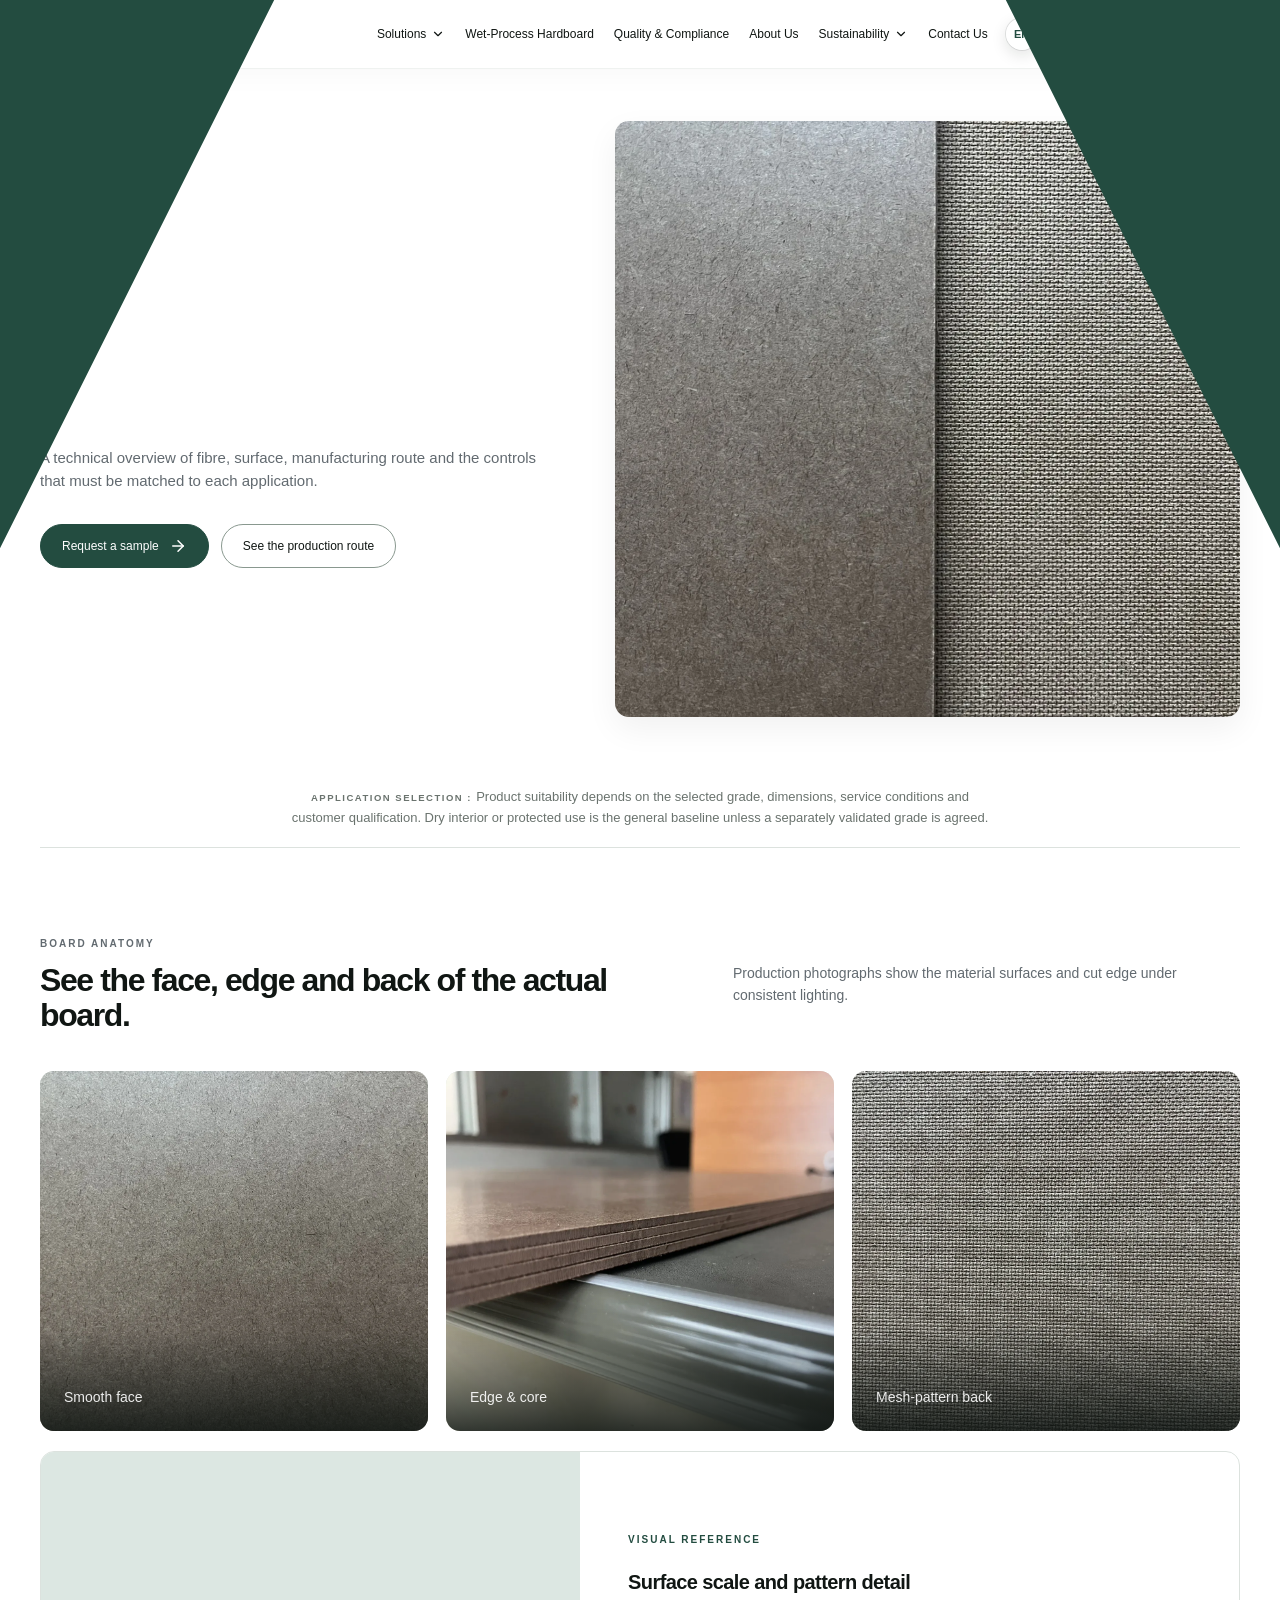
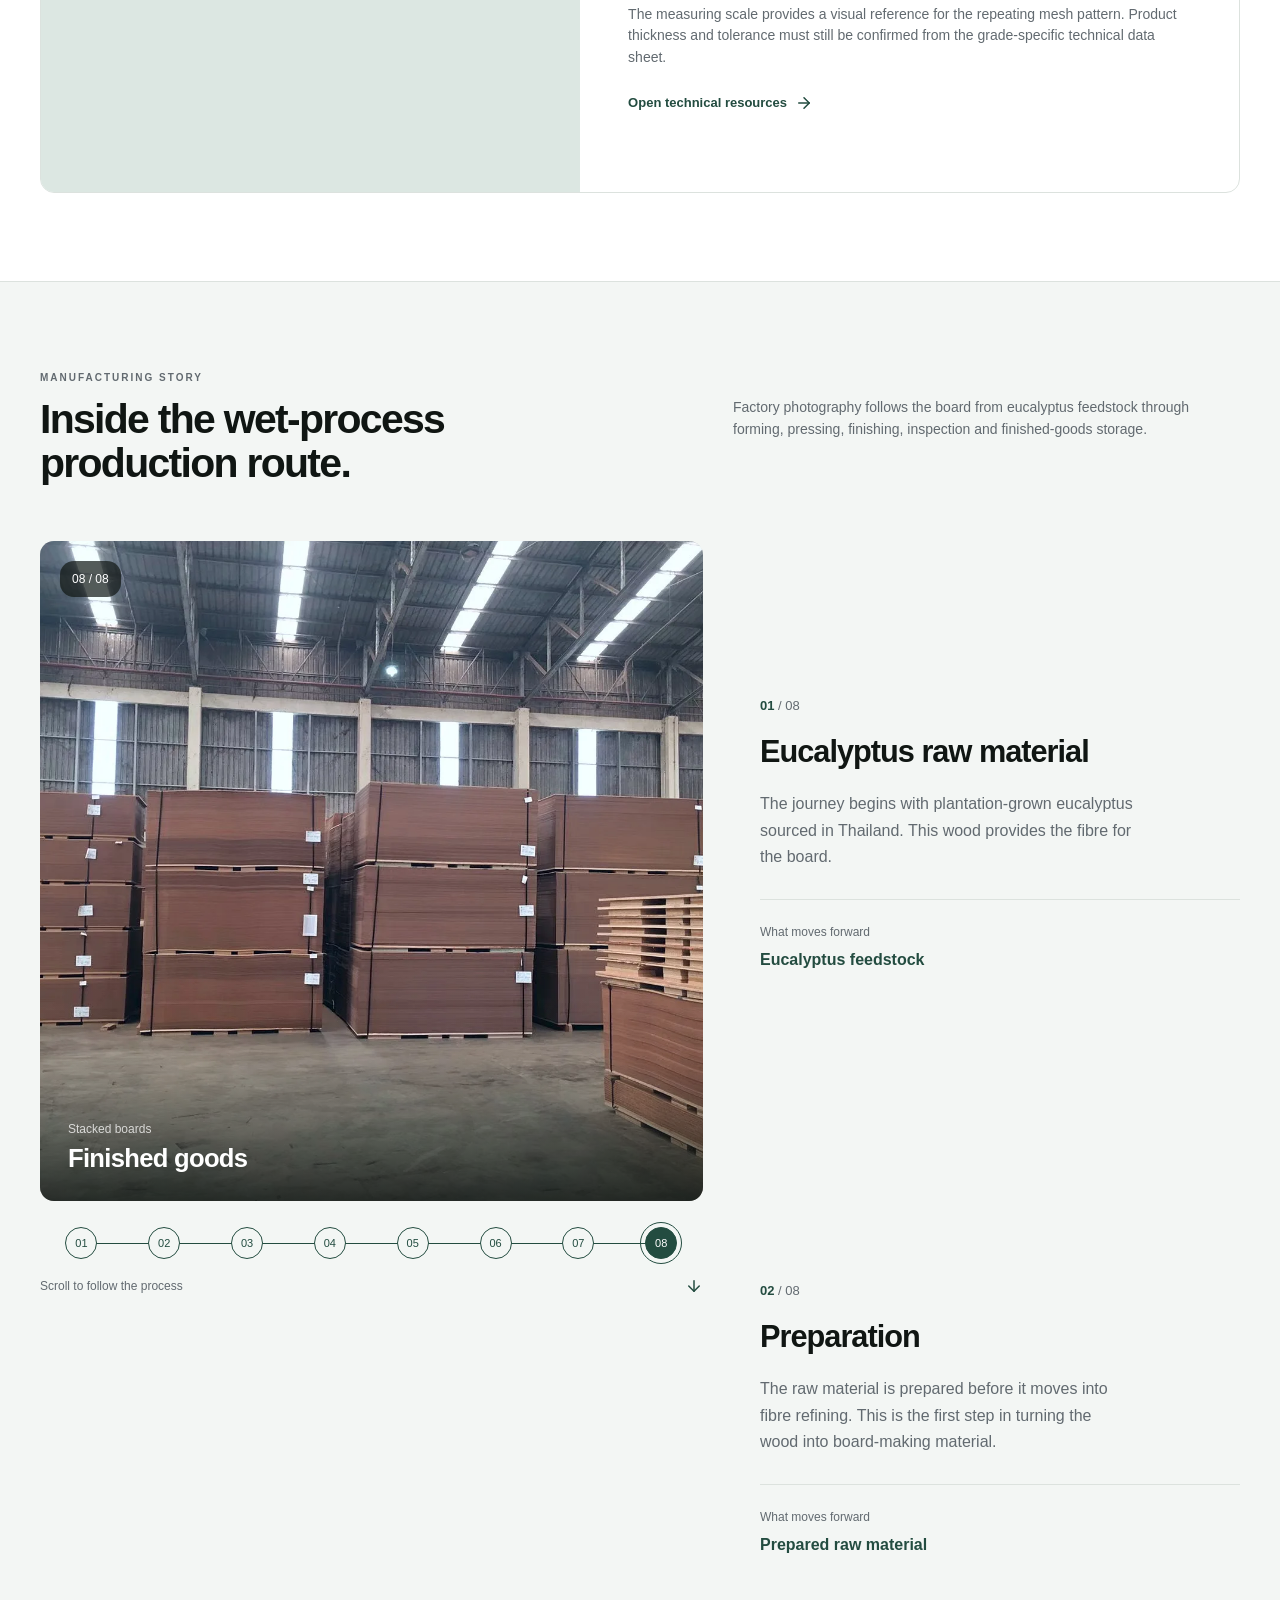
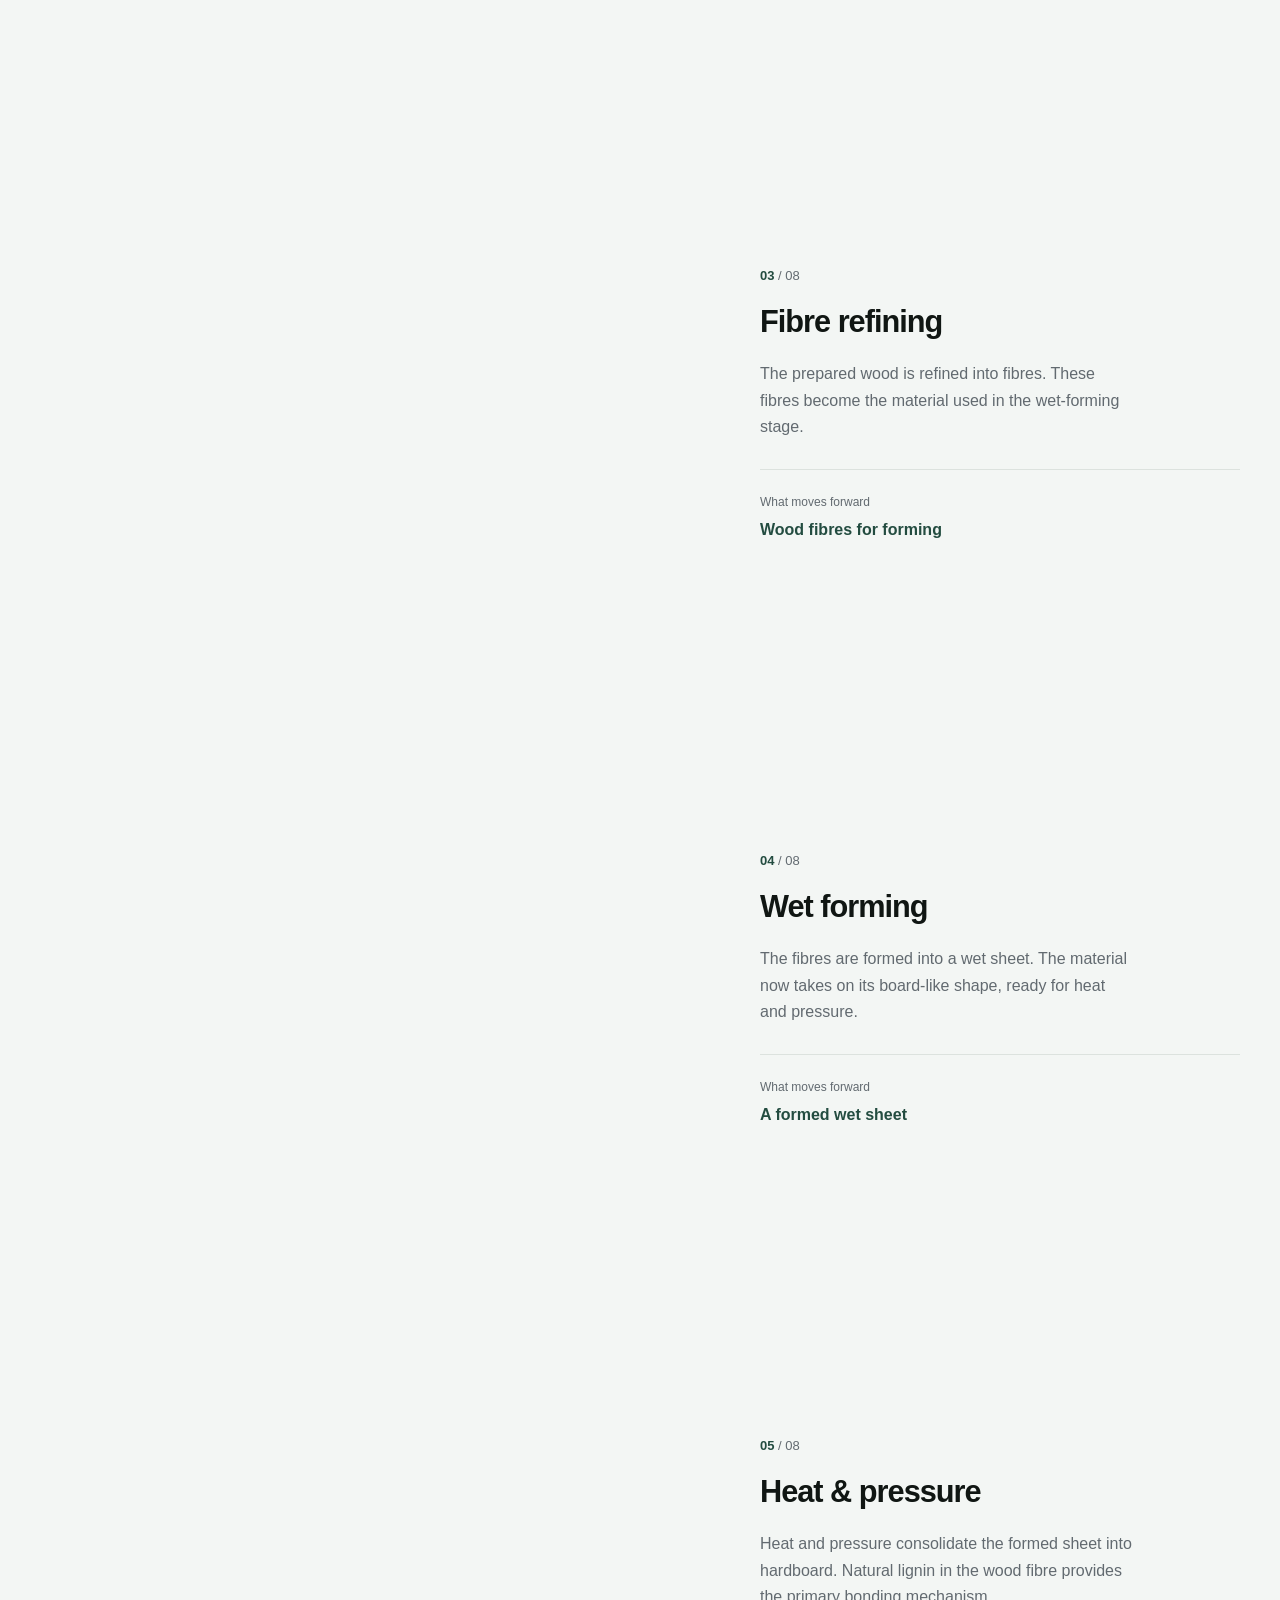
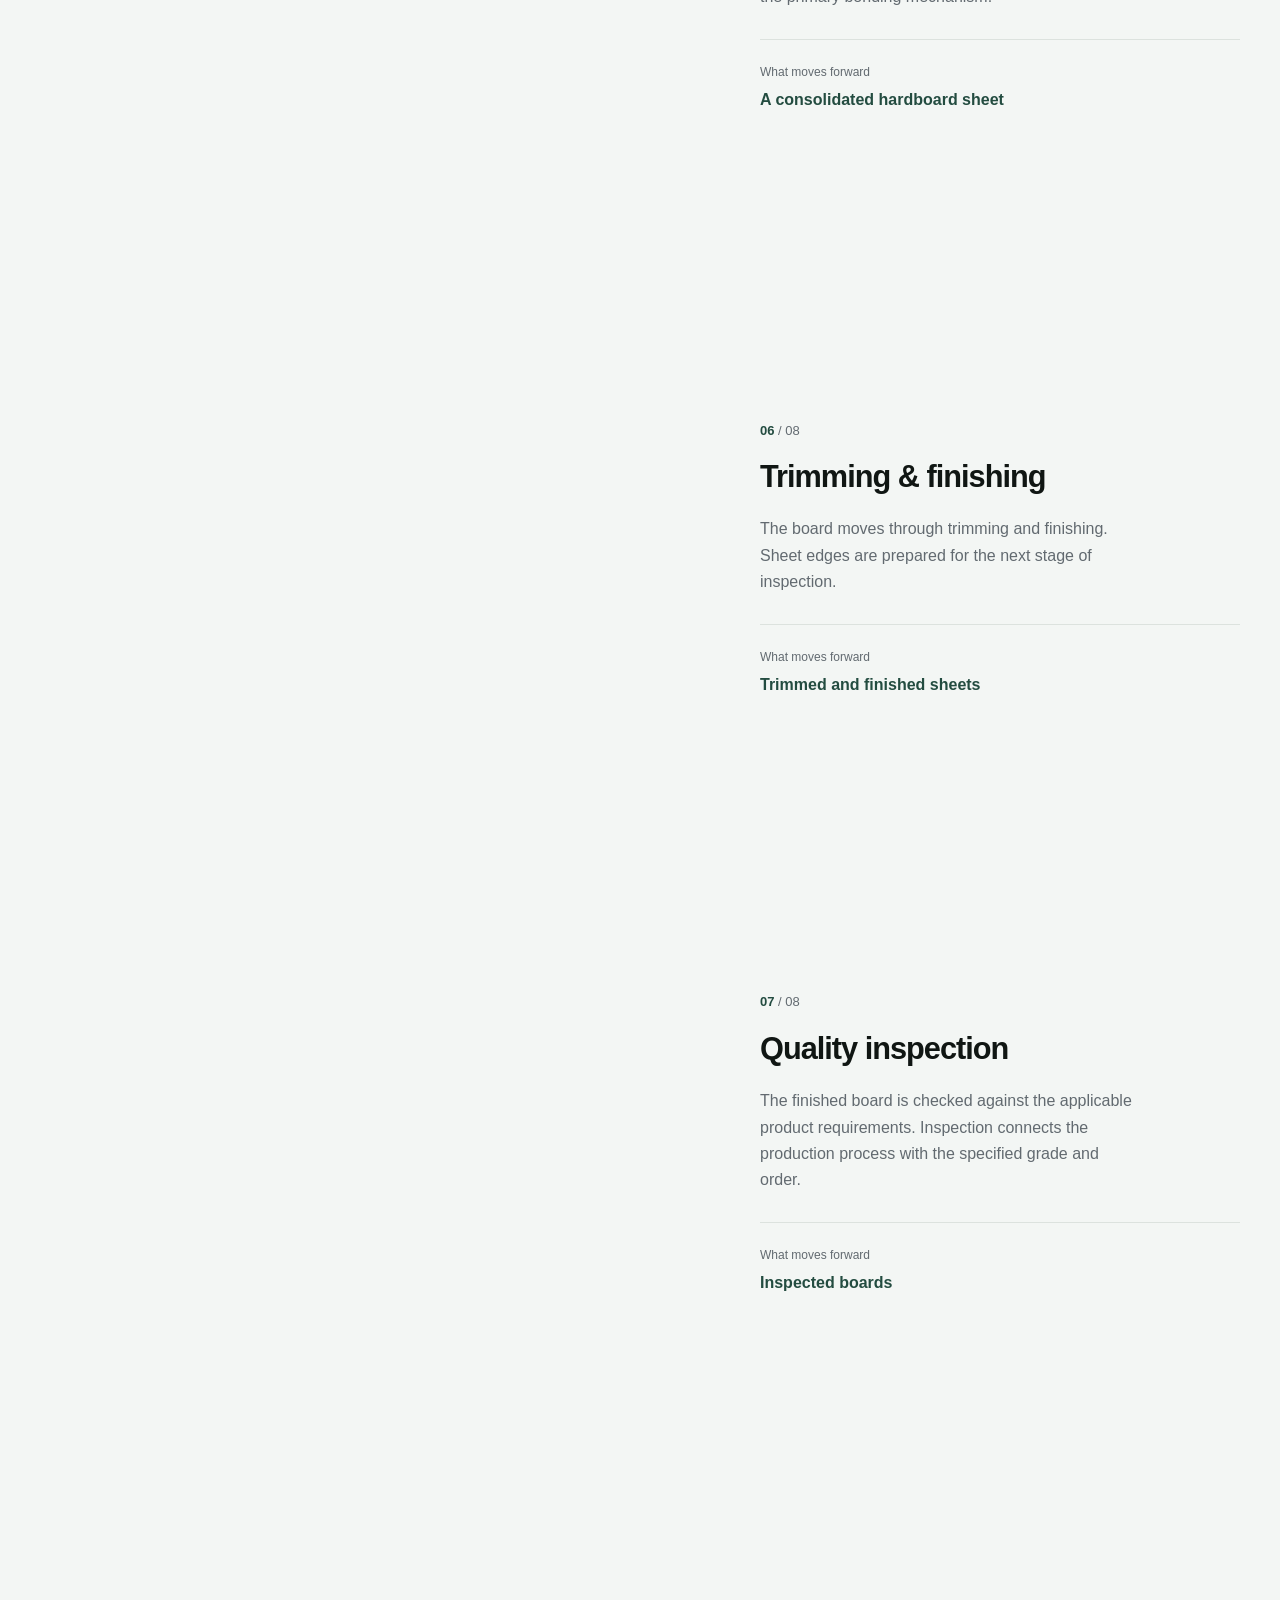
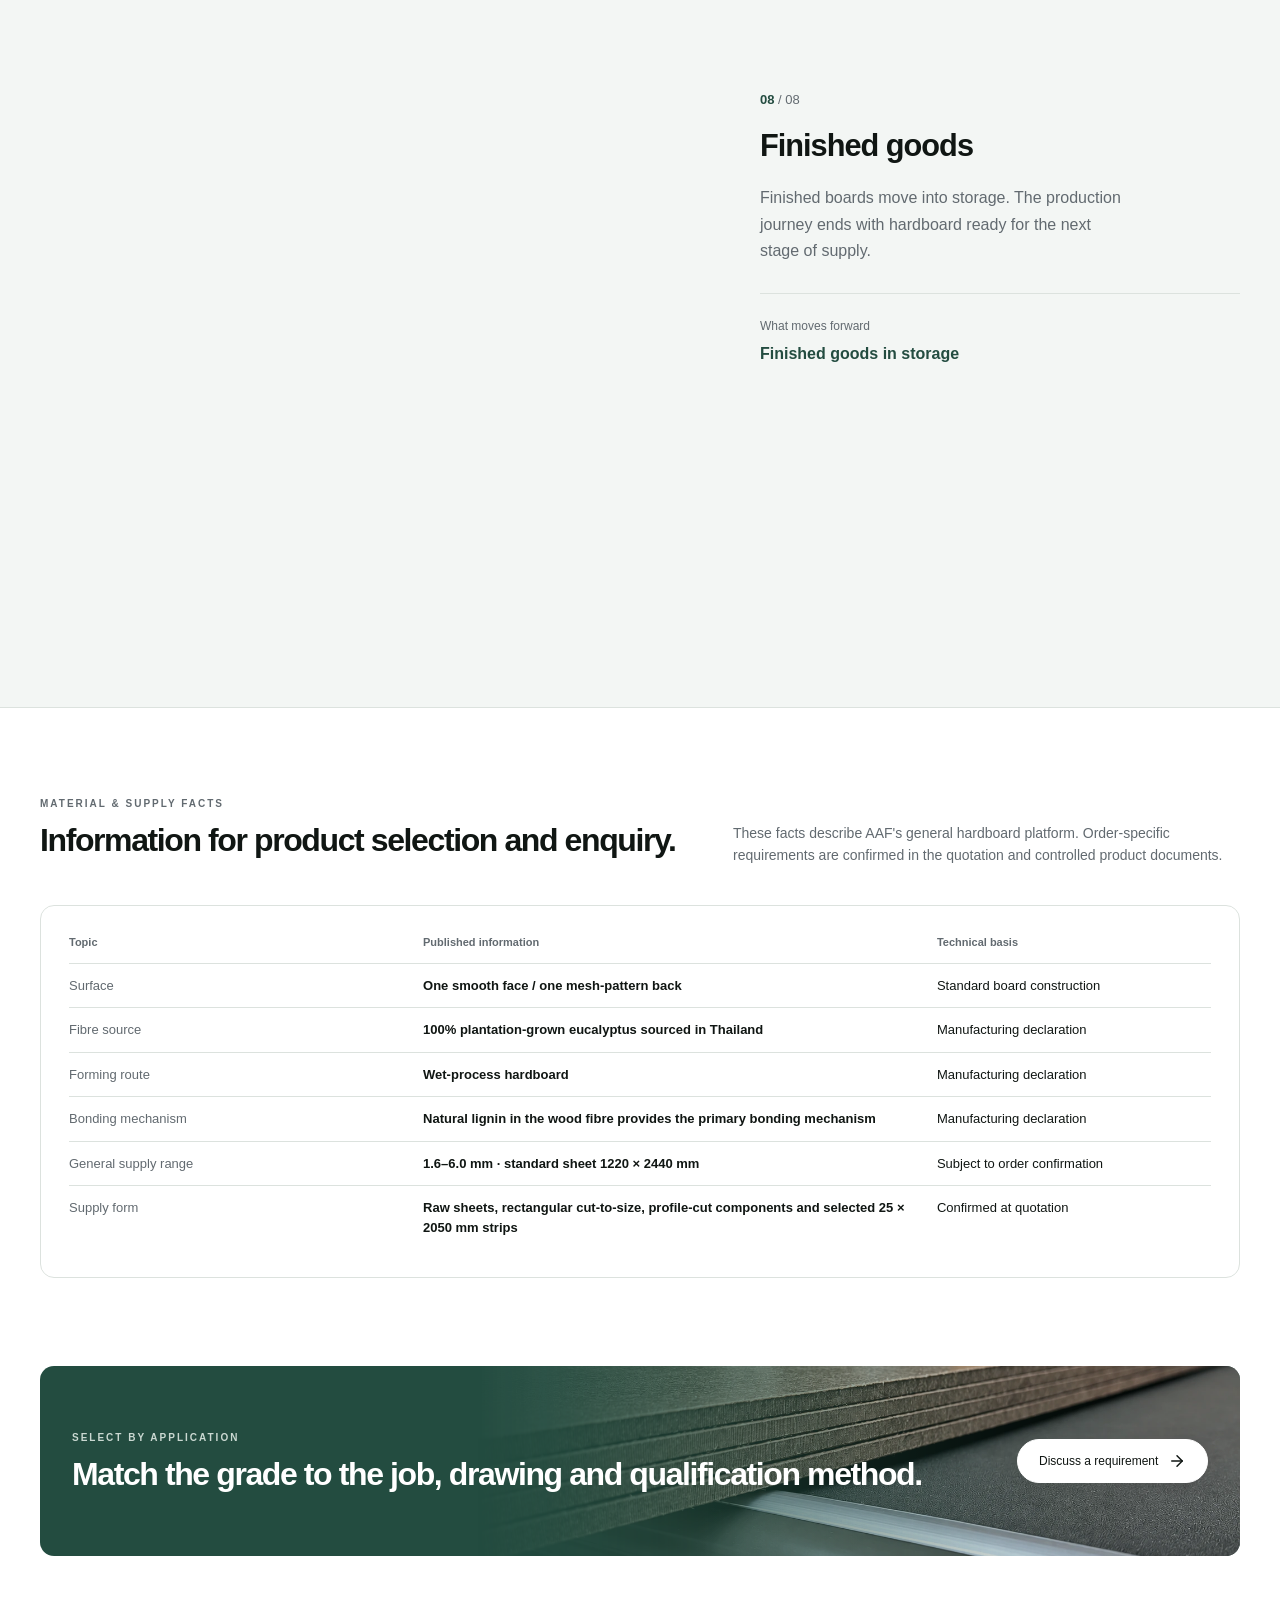
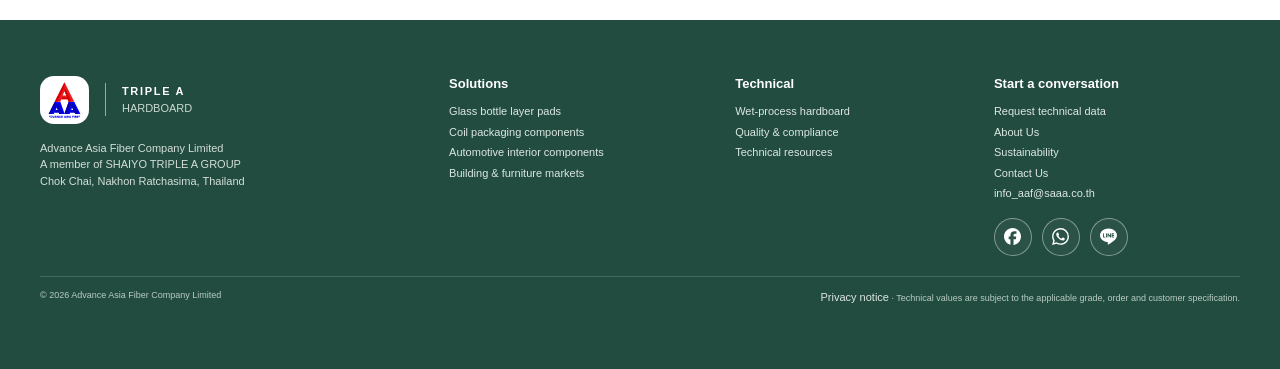
<file: pages/wet-process-hardboard.html>
<!doctype html>
<html lang="en">
  <head>
    <meta charset="utf-8" />
    <meta name="viewport" content="width=device-width, initial-scale=1" />
    <title>Wet-Process Eucalyptus Hardboard | AAF</title>
    <meta
      name="description"
      content="Material, surfaces, process route and supply facts for AAF wet-process hardboard."
    />
    <meta name="robots" content="noindex, follow" />
    <link rel="icon" type="image/svg+xml" href="../assets/logos/aaf-favicon.svg" />
    <!-- shared:styles:start -->
    <link href="../css/tokens.css" rel="stylesheet" />
    <link href="../css/global.css" rel="stylesheet" />
    <link href="../css/components.css?v=22" rel="stylesheet" />
    <!-- shared:styles:end -->
    <link rel="stylesheet" href="../css/pages/subpages.css" />
    <link rel="stylesheet" href="../css/pages/wet-process-hardboard.css" />
    <link rel="stylesheet" href="../css/pages/subpages/subpage-interactions.css" />
    <!-- shared:boot:start -->
    <script src="../js/motion-boot.js"></script>
    <!-- shared:boot:end -->
  </head>
  <body data-page="wet-process-hardboard">
    <div class="site-shell">
      <!-- shared:header:start -->
      <header class="site-header">
        <a aria-label="Triple A Hardboard home" class="brand" href="../index.html"
          ><img
            alt="AAF — Advance Asia Fiber"
            class="brand-logo"
            src="../assets/logos/aaf-favicon.svg"
          /><span class="brand-copy"><strong>TRIPLE A</strong><small>HARDBOARD</small></span></a
        >
        <nav aria-label="Main navigation" class="main-nav">
          <div class="nav-menu">
            <button class="nav-trigger" type="button">
              Solutions <span class="sr-only">⌄</span
              ><svg
                aria-hidden="true"
                class="lucide lucide-chevron-down"
                fill="none"
                focusable="false"
                height="24"
                stroke="currentColor"
                stroke-linecap="round"
                stroke-linejoin="round"
                stroke-width="2"
                viewbox="0 0 24 24"
                width="24"
                xmlns="http://www.w3.org/2000/svg"
              >
                <path d="m6 9 6 6 6-6"></path>
              </svg>
            </button>
            <div class="nav-dropdown">
              <a href="../pages/glass-bottle-layer-pads.html">Glass Bottle Layer Pads</a
              ><a href="../pages/coil-packaging-components.html"
                >Steel &amp; Aluminium Coil Packaging</a
              ><a href="../pages/automotive-interior-components.html"
                >Automotive Interior Components</a
              ><a href="../pages/building-furniture-distribution.html"
                >Building &amp; Furniture Markets</a
              >
            </div>
          </div>
          <a href="../pages/wet-process-hardboard.html">Wet-Process Hardboard</a>
          <a href="../pages/quality-compliance.html">Quality &amp; Compliance</a>
          <a href="../pages/about-us.html">About Us</a>
          <div class="nav-menu nav-sustainability">
            <a class="nav-trigger" href="../pages/sustainability.html#from-tree-to-better-living"
              >Sustainability
              <svg
                aria-hidden="true"
                class="lucide lucide-chevron-down"
                fill="none"
                focusable="false"
                height="24"
                stroke="currentColor"
                stroke-linecap="round"
                stroke-linejoin="round"
                stroke-width="2"
                viewbox="0 0 24 24"
                width="24"
                xmlns="http://www.w3.org/2000/svg"
              >
                <path d="m6 9 6 6 6-6"></path></svg
            ></a>
            <div class="nav-dropdown" id="sustainability-dropdown">
              <a href="../pages/sustainability.html#from-tree-to-better-living"
                >From Tree to Better Living</a
              ><a href="../pages/sustainability.html#community-social-impact"
                >Community &amp; Social Impact</a
              ><a href="../pages/sustainability.html#renewable-energy">Renewable Energy</a
              ><a href="../pages/sustainability.html#nature-people-planet"
                >Nature, People &amp; Planet</a
              >
            </div>
          </div>
          <a class="nav-contact-link" href="../pages/contact-us.html">Contact Us</a>
        </nav>
        <details class="mobile-nav">
          <summary aria-expanded="false" aria-label="Open navigation">
            <span aria-hidden="true" class="mobile-menu-lucide"
              ><svg
                class="lucide lucide-menu mobile-menu-open-icon"
                fill="none"
                height="24"
                stroke="currentColor"
                stroke-linecap="round"
                stroke-linejoin="round"
                stroke-width="2"
                viewbox="0 0 24 24"
                width="24"
                xmlns="http://www.w3.org/2000/svg"
              >
                <path d="M4 12h16"></path>
                <path d="M4 6h16"></path>
                <path d="M4 18h16"></path></svg
              ><svg
                class="lucide lucide-x mobile-menu-close-icon"
                fill="none"
                height="24"
                stroke="currentColor"
                stroke-linecap="round"
                stroke-linejoin="round"
                stroke-width="2"
                viewbox="0 0 24 24"
                width="24"
                xmlns="http://www.w3.org/2000/svg"
              >
                <path d="M18 6 6 18"></path>
                <path d="m6 6 12 12"></path></svg
            ></span>
          </summary>
          <div>
            <strong>Solutions</strong
            ><a href="../pages/glass-bottle-layer-pads.html">Glass bottle layer pads</a
            ><a href="../pages/coil-packaging-components.html">Coil packaging components</a
            ><a href="../pages/automotive-interior-components.html">Automotive interiors</a
            ><a href="../pages/building-furniture-distribution.html">Building &amp; furniture</a
            ><strong>Technical &amp; company</strong
            ><a href="../pages/wet-process-hardboard.html">Wet-process hardboard</a
            ><a href="../pages/quality-compliance.html">Quality &amp; compliance</a
            ><a href="../pages/technical-resources.html">Technical resources</a
            ><a href="../pages/about-us.html">About Us</a>
            <details class="mobile-sustainability">
              <summary>
                Sustainability
                <svg
                  aria-hidden="true"
                  class="lucide lucide-chevron-down"
                  fill="none"
                  focusable="false"
                  height="24"
                  stroke="currentColor"
                  stroke-linecap="round"
                  stroke-linejoin="round"
                  stroke-width="2"
                  viewbox="0 0 24 24"
                  width="24"
                  xmlns="http://www.w3.org/2000/svg"
                >
                  <path d="m6 9 6 6 6-6"></path>
                </svg>
              </summary>
              <div>
                <a href="../pages/sustainability.html#from-tree-to-better-living"
                  >From Tree to Better Living</a
                ><a href="../pages/sustainability.html#community-social-impact"
                  >Community &amp; Social Impact</a
                ><a href="../pages/sustainability.html#renewable-energy">Renewable Energy</a
                ><a href="../pages/sustainability.html#nature-people-planet"
                  >Nature, People &amp; Planet</a
                >
              </div>
            </details>
            <a href="../pages/contact-us.html">Contact Us</a>
          </div>
        </details>
        <div class="header-actions">
          <details class="language-switcher">
            <summary aria-label="Change language" class="language-trigger" title="English">
              <span class="language-flag-wrap"
                ><img
                  alt=""
                  aria-hidden="true"
                  class="circle-flag"
                  src="../assets/icons/flag-us.svg"
              /></span>
              <span aria-hidden="true" class="language-current-code">EN</span>
              <span aria-hidden="true" class="language-chevron"
                ><svg
                  class="lucide lucide-chevron-down"
                  fill="none"
                  height="24"
                  stroke="currentColor"
                  stroke-linecap="round"
                  stroke-linejoin="round"
                  stroke-width="2"
                  viewbox="0 0 24 24"
                  width="24"
                  xmlns="http://www.w3.org/2000/svg"
                >
                  <path d="m6 9 6 6 6-6"></path></svg
              ></span>
            </summary>
            <div aria-label="Languages" class="language-dropdown" role="menu">
              <button
                class="language-option is-active"
                data-code="EN"
                data-lang="en"
                data-name="English"
                role="menuitem"
                type="button"
              >
                <span class="language-option-flag"
                  ><img
                    alt=""
                    aria-hidden="true"
                    class="circle-flag"
                    src="../assets/icons/flag-us.svg" /></span
                ><span>EN</span>
              </button>
              <button
                class="language-option"
                data-code="ES"
                data-lang="es"
                data-name="Español"
                role="menuitem"
                type="button"
              >
                <span class="language-option-flag"
                  ><img
                    alt=""
                    aria-hidden="true"
                    class="circle-flag"
                    src="../assets/icons/flag-es.svg" /></span
                ><span>ES</span>
              </button>
              <button
                class="language-option"
                data-code="FR"
                data-lang="fr"
                data-name="Français"
                role="menuitem"
                type="button"
              >
                <span class="language-option-flag"
                  ><img
                    alt=""
                    aria-hidden="true"
                    class="circle-flag"
                    src="../assets/icons/flag-fr.svg" /></span
                ><span>FR</span>
              </button>
              <button
                class="language-option"
                data-code="JA"
                data-lang="ja"
                data-name="日本語"
                role="menuitem"
                type="button"
              >
                <span class="language-option-flag"
                  ><img
                    alt=""
                    aria-hidden="true"
                    class="circle-flag"
                    src="../assets/icons/flag-jp.svg" /></span
                ><span>JA</span>
              </button>
              <button
                class="language-option"
                data-code="TH"
                data-lang="th"
                data-name="ไทย"
                role="menuitem"
                type="button"
              >
                <span class="language-option-flag"
                  ><img
                    alt=""
                    aria-hidden="true"
                    class="circle-flag"
                    src="../assets/icons/flag-th.svg" /></span
                ><span>TH</span>
              </button>
              <button
                class="language-option"
                data-code="ZH"
                data-lang="zh"
                data-name="中文"
                role="menuitem"
                type="button"
              >
                <span class="language-option-flag"
                  ><img
                    alt=""
                    aria-hidden="true"
                    class="circle-flag"
                    src="../assets/icons/flag-cn.svg" /></span
                ><span>ZH</span>
              </button>
            </div>
          </details>
          <a
            class="button button-small button-primary header-quote-button"
            href="../pages/request-a-quote.html"
            ><span aria-hidden="true" class="header-quote-icon"
              ><svg
                class="lucide lucide-clipboard-list"
                fill="none"
                height="24"
                stroke="currentColor"
                stroke-linecap="round"
                stroke-linejoin="round"
                stroke-width="2"
                viewbox="0 0 24 24"
                width="24"
                xmlns="http://www.w3.org/2000/svg"
              >
                <rect height="4" rx="1" ry="1" width="8" x="8" y="2"></rect>
                <path
                  d="M16 4h2a2 2 0 0 1 2 2v14a2 2 0 0 1-2 2H6a2 2 0 0 1-2-2V6a2 2 0 0 1 2-2h2"
                ></path>
                <path d="M12 11h4"></path>
                <path d="M12 16h4"></path>
                <path d="M8 11h.01"></path>
                <path d="M8 16h.01"></path></svg></span
            ><span>Request a quote</span
            ><svg
              aria-hidden="true"
              class="lucide lucide-arrow-right header-quote-arrow"
              fill="none"
              focusable="false"
              height="24"
              stroke="currentColor"
              stroke-linecap="round"
              stroke-linejoin="round"
              stroke-width="2"
              viewbox="0 0 24 24"
              width="24"
              xmlns="http://www.w3.org/2000/svg"
            >
              <path d="M5 12h14"></path>
              <path d="m12 5 7 7-7 7"></path></svg
          ></a>
        </div>
      </header>
      <!-- shared:header:end -->
      <main class="subpage-main" data-subpage-root>
        <section class="subpage-hero page-width">
          <div>
            <nav class="breadcrumbs" aria-label="Breadcrumb">
              <a href="../index.html">Home</a><span>/</span><span>Wet-process hardboard</span>
            </nav>
            <p class="eyebrow">Material platform</p>
            <h1>Understand the Board Before Selecting the Grade</h1>
            <p class="subpage-lead">
              A technical overview of fibre, surface, manufacturing route and the controls that must
              be matched to each application.
            </p>
            <div class="subpage-actions">
              <a class="button button-primary" href="request-a-quote.html"
                >Request a sample <span class="sr-only">→</span
                ><svg
                  aria-hidden="true"
                  class="lucide lucide-arrow-right"
                  fill="none"
                  focusable="false"
                  height="24"
                  stroke="currentColor"
                  stroke-linecap="round"
                  stroke-linejoin="round"
                  stroke-width="2"
                  viewBox="0 0 24 24"
                  width="24"
                  xmlns="http://www.w3.org/2000/svg"
                >
                  <path d="M5 12h14"></path>
                  <path d="m12 5 7 7-7 7"></path></svg></a
              ><a class="button button-secondary" href="#process">See the production route</a>
            </div>
          </div>
          <figure class="subpage-hero-media">
            <img
              src="../assets/images/material/mat-04-hardboard-face-edge-back.webp"
              alt="Hardboard smooth face, dense edge and mesh-pattern back"
              fetchpriority="high"
            />
          </figure>
        </section>
        <section class="proof-bar proof-bar-compact">
          <div class="page-width proof-bar-inner">
            <span
              ><strong>APPLICATION SELECTION : </strong>Product suitability depends on the selected
              grade, dimensions, service conditions and customer qualification. Dry interior or
              protected use is the general baseline unless a separately validated grade is
              agreed.</span
            >
          </div>
        </section>
        <section class="subpage-section">
          <div class="page-width">
            <div class="section-intro">
              <div>
                <p class="eyebrow">Board anatomy</p>
                <h2>See the face, edge and back of the actual board.</h2>
              </div>
              <p class="section-copy">
                Production photographs show the material surfaces and cut edge under consistent
                lighting.
              </p>
            </div>
            <div class="subpage-gallery">
              <figure>
                <img
                  src="../assets/images/material/mat-01-hardboard-smooth-face.webp"
                  alt="Smooth face of hardboard"
                  loading="lazy"
                />
                <figcaption><span>Smooth face</span></figcaption>
              </figure>
              <figure>
                <img
                  src="../assets/images/material/mat-02-hardboard-edge-and-core.webp"
                  alt="Dense hardboard edge and core"
                  loading="lazy"
                />
                <figcaption><span>Edge & core</span></figcaption>
              </figure>
              <figure>
                <img
                  src="../assets/images/material/mat-03-hardboard-mesh-back.webp"
                  alt="Mesh-pattern back of hardboard"
                  loading="lazy"
                />
                <figcaption><span>Mesh-pattern back</span></figcaption>
              </figure>
            </div>
            <div class="material-reference">
              <figure>
                <img
                  src="../assets/images/material/mat-05-hardboard-thickness-reference.webp"
                  alt="Mesh-pattern hardboard surface shown with a measuring scale for visual reference"
                  loading="lazy"
                  decoding="async"
                  sizes="(max-width: 820px) 100vw, 45vw"
                />
              </figure>
              <div>
                <p class="eyebrow">Visual reference</p>
                <h3>Surface scale and pattern detail</h3>
                <p>
                  The measuring scale provides a visual reference for the repeating mesh pattern.
                  Product thickness and tolerance must still be confirmed from the grade-specific
                  technical data sheet.
                </p>
                <a class="text-link" href="technical-resources.html"
                  >Open technical resources <span class="sr-only">→</span
                  ><svg
                    aria-hidden="true"
                    class="lucide lucide-arrow-right"
                    fill="none"
                    focusable="false"
                    height="24"
                    stroke="currentColor"
                    stroke-linecap="round"
                    stroke-linejoin="round"
                    stroke-width="2"
                    viewBox="0 0 24 24"
                    width="24"
                    xmlns="http://www.w3.org/2000/svg"
                  >
                    <path d="M5 12h14"></path>
                    <path d="m12 5 7 7-7 7"></path></svg
                ></a>
              </div>
            </div>
          </div>
        </section>
        <section
          class="subpage-section manufacturing-story"
          id="process"
          aria-labelledby="manufacturing-title"
        >
          <div class="page-width">
            <div class="section-intro manufacturing-intro">
              <div>
                <p class="eyebrow">Manufacturing story</p>
                <h2 id="manufacturing-title">Inside the wet-process production route.</h2>
              </div>
              <p class="section-copy">
                Factory photography follows the board from eucalyptus feedstock through forming,
                pressing, finishing, inspection and finished-goods storage.
              </p>
            </div>
            <div class="manufacturing-layout">
              <aside class="manufacturing-stage" aria-label="Production journey">
                <div class="manufacturing-visual" aria-hidden="true">
                  <div class="manufacturing-photo">
                    <img
                      data-manufacturing-image="0"
                      data-src="../assets/images/process/prc-01-eucalyptus-raw-material.webp"
                      alt=""
                      decoding="async"
                    /><img
                      data-manufacturing-image="1"
                      data-src="../assets/images/process/prc-02-raw-material-preparation.webp"
                      alt=""
                      decoding="async"
                    /><img
                      data-manufacturing-image="2"
                      data-src="../assets/images/process/prc-03-fibre-refining-process.webp"
                      alt=""
                      decoding="async"
                    /><img
                      data-manufacturing-image="3"
                      data-src="../assets/images/process/prc-04-wet-forming-line.webp"
                      alt=""
                      decoding="async"
                    /><img
                      data-manufacturing-image="4"
                      data-src="../assets/images/process/prc-05-hardboard-hot-press.webp"
                      alt=""
                      decoding="async"
                    /><img
                      data-manufacturing-image="5"
                      data-src="../assets/images/process/prc-06-board-trimming-finishing.webp"
                      alt=""
                      decoding="async"
                    /><img
                      data-manufacturing-image="6"
                      data-src="../assets/images/process/prc-07-hardboard-quality-inspection.webp"
                      alt=""
                      decoding="async"
                    /><img
                      data-manufacturing-image="7"
                      data-src="../assets/images/process/prc-08-finished-goods-warehouse.webp"
                      alt=""
                      decoding="async"
                    />
                    <span class="manufacturing-photo-status">Loading photograph…</span>
                    <span class="manufacturing-photo-number">01 / 08</span>
                    <div class="manufacturing-photo-caption">
                      <span>Wood</span><strong>Eucalyptus raw material</strong>
                    </div>
                  </div>
                </div>
                <nav class="manufacturing-navigation" aria-label="Manufacturing stages">
                  <div class="manufacturing-track" aria-hidden="true"><span></span></div>
                  <a
                    href="#manufacturing-eucalyptus"
                    aria-label="Stage 1: Eucalyptus raw material"
                    aria-current="step"
                    ><span>01</span></a
                  ><a href="#manufacturing-preparation" aria-label="Stage 2: Preparation"
                    ><span>02</span></a
                  ><a href="#manufacturing-refining" aria-label="Stage 3: Fibre refining"
                    ><span>03</span></a
                  ><a href="#manufacturing-forming" aria-label="Stage 4: Wet forming"
                    ><span>04</span></a
                  ><a href="#manufacturing-pressing" aria-label="Stage 5: Heat & pressure"
                    ><span>05</span></a
                  ><a href="#manufacturing-finishing" aria-label="Stage 6: Trimming & finishing"
                    ><span>06</span></a
                  ><a href="#manufacturing-inspection" aria-label="Stage 7: Quality inspection"
                    ><span>07</span></a
                  ><a href="#manufacturing-finished-goods" aria-label="Stage 8: Finished goods"
                    ><span>08</span></a
                  >
                </nav>
                <p class="manufacturing-scroll-hint">
                  Scroll to follow the process
                  <span aria-hidden="true"
                    ><svg
                      class="lucide lucide-arrow-down manufacturing-scroll-arrow"
                      fill="none"
                      focusable="false"
                      height="20"
                      stroke="currentColor"
                      stroke-linecap="round"
                      stroke-linejoin="round"
                      stroke-width="2"
                      viewBox="0 0 24 24"
                      width="20"
                      xmlns="http://www.w3.org/2000/svg"
                    >
                      <path d="M12 5v14"></path>
                      <path d="m19 12-7 7-7-7"></path></svg
                  ></span>
                </p>
              </aside>
              <ol class="manufacturing-steps">
                <li class="manufacturing-step is-current" id="manufacturing-eucalyptus">
                  <div class="manufacturing-step-content">
                    <p class="manufacturing-step-number"><span>01</span> / 08</p>
                    <h3>Eucalyptus raw material</h3>
                    <figure class="manufacturing-inline-image">
                      <img
                        src="../assets/images/process/prc-01-eucalyptus-raw-material.webp"
                        alt="Plantation-grown eucalyptus trees"
                        loading="lazy"
                        decoding="async"
                      />
                      <figcaption>
                        <span>Wood</span><strong>Eucalyptus raw material</strong>
                      </figcaption>
                    </figure>
                    <p class="manufacturing-step-copy">
                      The journey begins with plantation-grown eucalyptus sourced in Thailand. This
                      wood provides the fibre for the board.
                    </p>
                    <div class="manufacturing-result">
                      <span>What moves forward</span>
                      <p>Eucalyptus feedstock</p>
                    </div>
                  </div>
                </li>
                <li class="manufacturing-step" id="manufacturing-preparation">
                  <div class="manufacturing-step-content">
                    <p class="manufacturing-step-number"><span>02</span> / 08</p>
                    <h3>Preparation</h3>
                    <figure class="manufacturing-inline-image">
                      <img
                        src="../assets/images/process/prc-02-raw-material-preparation.webp"
                        alt="Raw-material preparation equipment at the factory"
                        loading="lazy"
                        decoding="async"
                      />
                      <figcaption>
                        <span>Prepared wood</span><strong>Preparation</strong>
                      </figcaption>
                    </figure>
                    <p class="manufacturing-step-copy">
                      The raw material is prepared before it moves into fibre refining. This is the
                      first step in turning the wood into board-making material.
                    </p>
                    <div class="manufacturing-result">
                      <span>What moves forward</span>
                      <p>Prepared raw material</p>
                    </div>
                  </div>
                </li>
                <li class="manufacturing-step" id="manufacturing-refining">
                  <div class="manufacturing-step-content">
                    <p class="manufacturing-step-number"><span>03</span> / 08</p>
                    <h3>Fibre refining</h3>
                    <figure class="manufacturing-inline-image">
                      <img
                        src="../assets/images/process/prc-03-fibre-refining-process.webp"
                        alt="Equipment on the fibre refining line"
                        loading="lazy"
                        decoding="async"
                      />
                      <figcaption><span>Fibres</span><strong>Fibre refining</strong></figcaption>
                    </figure>
                    <p class="manufacturing-step-copy">
                      The prepared wood is refined into fibres. These fibres become the material
                      used in the wet-forming stage.
                    </p>
                    <div class="manufacturing-result">
                      <span>What moves forward</span>
                      <p>Wood fibres for forming</p>
                    </div>
                  </div>
                </li>
                <li class="manufacturing-step" id="manufacturing-forming">
                  <div class="manufacturing-step-content">
                    <p class="manufacturing-step-number"><span>04</span> / 08</p>
                    <h3>Wet forming</h3>
                    <figure class="manufacturing-inline-image">
                      <img
                        src="../assets/images/process/prc-04-wet-forming-line.webp"
                        alt="A continuous sheet on the wet-forming line"
                        loading="lazy"
                        decoding="async"
                      />
                      <figcaption><span>Wet sheet</span><strong>Wet forming</strong></figcaption>
                    </figure>
                    <p class="manufacturing-step-copy">
                      The fibres are formed into a wet sheet. The material now takes on its
                      board-like shape, ready for heat and pressure.
                    </p>
                    <div class="manufacturing-result">
                      <span>What moves forward</span>
                      <p>A formed wet sheet</p>
                    </div>
                  </div>
                </li>
                <li class="manufacturing-step" id="manufacturing-pressing">
                  <div class="manufacturing-step-content">
                    <p class="manufacturing-step-number"><span>05</span> / 08</p>
                    <h3>Heat & pressure</h3>
                    <figure class="manufacturing-inline-image">
                      <img
                        src="../assets/images/process/prc-05-hardboard-hot-press.webp"
                        alt="The hardboard hot press on the production line"
                        loading="lazy"
                        decoding="async"
                      />
                      <figcaption>
                        <span>Hardboard</span><strong>Heat & pressure</strong>
                      </figcaption>
                    </figure>
                    <p class="manufacturing-step-copy">
                      Heat and pressure consolidate the formed sheet into hardboard. Natural lignin
                      in the wood fibre provides the primary bonding mechanism.
                    </p>
                    <div class="manufacturing-result">
                      <span>What moves forward</span>
                      <p>A consolidated hardboard sheet</p>
                    </div>
                  </div>
                </li>
                <li class="manufacturing-step" id="manufacturing-finishing">
                  <div class="manufacturing-step-content">
                    <p class="manufacturing-step-number"><span>06</span> / 08</p>
                    <h3>Trimming & finishing</h3>
                    <figure class="manufacturing-inline-image">
                      <img
                        src="../assets/images/process/prc-06-board-trimming-finishing.webp"
                        alt="Hardboard sheets passing through trimming and finishing"
                        loading="lazy"
                        decoding="async"
                      />
                      <figcaption>
                        <span>Finished sheet</span><strong>Trimming & finishing</strong>
                      </figcaption>
                    </figure>
                    <p class="manufacturing-step-copy">
                      The board moves through trimming and finishing. Sheet edges are prepared for
                      the next stage of inspection.
                    </p>
                    <div class="manufacturing-result">
                      <span>What moves forward</span>
                      <p>Trimmed and finished sheets</p>
                    </div>
                  </div>
                </li>
                <li class="manufacturing-step" id="manufacturing-inspection">
                  <div class="manufacturing-step-content">
                    <p class="manufacturing-step-number"><span>07</span> / 08</p>
                    <h3>Quality inspection</h3>
                    <figure class="manufacturing-inline-image">
                      <img
                        src="../assets/images/process/prc-07-hardboard-quality-inspection.webp"
                        alt="Hardboard quality inspection at the factory"
                        loading="lazy"
                        decoding="async"
                      />
                      <figcaption>
                        <span>Checked board</span><strong>Quality inspection</strong>
                      </figcaption>
                    </figure>
                    <p class="manufacturing-step-copy">
                      The finished board is checked against the applicable product requirements.
                      Inspection connects the production process with the specified grade and order.
                    </p>
                    <div class="manufacturing-result">
                      <span>What moves forward</span>
                      <p>Inspected boards</p>
                    </div>
                  </div>
                </li>
                <li class="manufacturing-step" id="manufacturing-finished-goods">
                  <div class="manufacturing-step-content">
                    <p class="manufacturing-step-number"><span>08</span> / 08</p>
                    <h3>Finished goods</h3>
                    <figure class="manufacturing-inline-image">
                      <img
                        src="../assets/images/process/prc-08-finished-goods-warehouse.webp"
                        alt="Stacks of finished hardboard in the warehouse"
                        loading="lazy"
                        decoding="async"
                      />
                      <figcaption>
                        <span>Stacked boards</span><strong>Finished goods</strong>
                      </figcaption>
                    </figure>
                    <p class="manufacturing-step-copy">
                      Finished boards move into storage. The production journey ends with hardboard
                      ready for the next stage of supply.
                    </p>
                    <div class="manufacturing-result">
                      <span>What moves forward</span>
                      <p>Finished goods in storage</p>
                    </div>
                  </div>
                </li>
              </ol>
            </div>
          </div>
        </section>
        <section class="subpage-section">
          <div class="page-width">
            <div class="section-intro">
              <div>
                <p class="eyebrow">Material & supply facts</p>
                <h2>Information for product selection and enquiry.</h2>
              </div>
              <p class="section-copy">
                These facts describe AAF's general hardboard platform. Order-specific requirements
                are confirmed in the quotation and controlled product documents.
              </p>
            </div>
            <div class="table-wrap data-table-wrap">
              <table class="spec-table data-table" data-columns="3">
                <thead>
                  <tr>
                    <th scope="col">Topic</th>
                    <th scope="col">Published information</th>
                    <th scope="col">Technical basis</th>
                  </tr>
                </thead>
                <tbody>
                  <tr>
                    <td data-label="Topic">Surface</td>
                    <td data-label="Published information">
                      One smooth face / one mesh-pattern back
                    </td>
                    <td data-label="Technical basis">Standard board construction</td>
                  </tr>
                  <tr>
                    <td data-label="Topic">Fibre source</td>
                    <td data-label="Published information">
                      100% plantation-grown eucalyptus sourced in Thailand
                    </td>
                    <td data-label="Technical basis">Manufacturing declaration</td>
                  </tr>
                  <tr>
                    <td data-label="Topic">Forming route</td>
                    <td data-label="Published information">Wet-process hardboard</td>
                    <td data-label="Technical basis">Manufacturing declaration</td>
                  </tr>
                  <tr>
                    <td data-label="Topic">Bonding mechanism</td>
                    <td data-label="Published information">
                      Natural lignin in the wood fibre provides the primary bonding mechanism
                    </td>
                    <td data-label="Technical basis">Manufacturing declaration</td>
                  </tr>
                  <tr>
                    <td data-label="Topic">General supply range</td>
                    <td data-label="Published information">
                      1.6–6.0 mm · standard sheet 1220 × 2440 mm
                    </td>
                    <td data-label="Technical basis">Subject to order confirmation</td>
                  </tr>
                  <tr>
                    <td data-label="Topic">Supply form</td>
                    <td data-label="Published information">
                      Raw sheets, rectangular cut-to-size, profile-cut components and selected 25 ×
                      2050 mm strips
                    </td>
                    <td data-label="Technical basis">Confirmed at quotation</td>
                  </tr>
                </tbody>
              </table>
            </div>
          </div>
        </section>
        <section class="cta-section">
          <div class="page-width cta-inner">
            <div>
              <p class="eyebrow eyebrow-light">Select by application</p>
              <h2>Match the grade to the job, drawing and qualification method.</h2>
            </div>
            <a class="button button-light" href="request-a-quote.html"
              >Discuss a requirement <span class="sr-only">→</span
              ><svg
                aria-hidden="true"
                class="lucide lucide-arrow-right"
                fill="none"
                focusable="false"
                height="24"
                stroke="currentColor"
                stroke-linecap="round"
                stroke-linejoin="round"
                stroke-width="2"
                viewBox="0 0 24 24"
                width="24"
                xmlns="http://www.w3.org/2000/svg"
              >
                <path d="M5 12h14"></path>
                <path d="m12 5 7 7-7 7"></path></svg
            ></a>
          </div>
        </section>
      </main>
      <!-- shared:footer:start -->
      <footer class="site-footer" id="company">
        <div class="footer-inner">
          <div class="footer-grid">
            <div>
              <div class="brand brand-footer">
                <img
                  alt="AAF — Advance Asia Fiber"
                  class="brand-logo"
                  src="../assets/logos/aaf-favicon.svg"
                /><span class="brand-copy"><strong>TRIPLE A</strong><small>HARDBOARD</small></span>
              </div>
              <p>
                Advance Asia Fiber Company Limited<br />A member of SHAIYO TRIPLE A GROUP<br />Chok
                Chai, Nakhon Ratchasima, Thailand
              </p>
            </div>
            <div>
              <h3>Solutions</h3>
              <a href="../pages/glass-bottle-layer-pads.html">Glass bottle layer pads</a>
              <a href="../pages/coil-packaging-components.html">Coil packaging components</a>
              <a href="../pages/automotive-interior-components.html"
                >Automotive interior components</a
              >
              <a href="../pages/building-furniture-distribution.html"
                >Building &amp; furniture markets</a
              >
            </div>
            <div>
              <h3>Technical</h3>
              <a href="../pages/wet-process-hardboard.html">Wet-process hardboard</a>
              <a href="../pages/quality-compliance.html">Quality &amp; compliance</a>
              <a href="../pages/technical-resources.html">Technical resources</a>
            </div>
            <div>
              <h3>Start a conversation</h3>
              <a href="../pages/request-a-quote.html">Request technical data</a>
              <a href="../pages/about-us.html">About Us</a>
              <a href="../pages/sustainability.html">Sustainability</a>
              <a href="../pages/contact-us.html">Contact Us</a>
              <a href="mailto:info_aaf@saaa.co.th">info_aaf@saaa.co.th</a>
              <div aria-label="Social media" class="footer-socials">
                <a
                  aria-label="Facebook"
                  class="footer-social-icon"
                  data-placeholder="production-url"
                  href="#"
                  title="Facebook — production URL pending"
                  ><svg aria-hidden="true" focusable="false" viewBox="0 0 24 24">
                    <use href="../assets/icons/facebook.svg#icon"></use></svg></a
                ><a
                  aria-label="WhatsApp"
                  class="footer-social-icon"
                  data-placeholder="production-url"
                  href="#"
                  title="WhatsApp — production URL pending"
                  ><svg aria-hidden="true" focusable="false" viewBox="0 0 24 24">
                    <use href="../assets/icons/whatsapp.svg#icon"></use></svg></a
                ><a
                  aria-label="LINE"
                  class="footer-social-icon"
                  data-placeholder="production-url"
                  href="#"
                  title="LINE — production URL pending"
                  ><svg aria-hidden="true" focusable="false" viewBox="0 0 24 24">
                    <use href="../assets/icons/line.svg#icon"></use></svg
                ></a>
              </div>
            </div>
          </div>
          <div class="footer-bottom">
            <span>© 2026 Advance Asia Fiber Company Limited</span
            ><span
              ><a href="../pages/privacy.html">Privacy notice</a> · Technical values are subject to
              the applicable grade, order and customer specification.</span
            >
          </div>
        </div>
      </footer>
      <!-- shared:footer:end -->
    </div>
    <!-- shared:scripts:start -->
    <script src="../js/vendor/gsap.min.js"></script>
    <script src="../js/vendor/SplitText.min.js"></script>
    <script src="../js/main.js" type="module"></script>
    <!-- shared:scripts:end -->
    <script type="module" src="../js/pages/wet-process-hardboard.js"></script>
  </body>
</html>
</file>
<file: css/tokens.css>
/*
 * Design tokens — the single source for colour, type, spacing, radius and motion.
 * Approved v50 decisions. Component and page CSS should reference these values
 * through var(--…) rather than repeating literals.
 *
 * Colour tokens come in two forms:
 *   --color-<name>       a solid colour, e.g. color: var(--color-forest);
 *   --color-<name>-rgb   the same colour as "r, g, b" channels for alpha use,
 *                        e.g. background: rgba(var(--color-ink-rgb), 0.06);
 *
 * Breakpoints (CSS custom properties cannot be used inside @media, so they are
 * listed here for reference; JS mirrors 820 in js/config.js):
 *   1180px  wide desktop → desktop     (max-width: 1180px)
 *   1000px  desktop → small desktop    (max-width: 1000px)
 *    820px  desktop → tablet/mobile nav (max-width: 820px) / (min-width: 821px)
 *    650px  tablet → large phone       (max-width: 650px)
 *    560px  phone                      (max-width: 560px)
 */
:root {
  /* ── Brand palette ─────────────────────────────────────────────── */
  --color-forest: #234c40;
  --color-forest-dark: #17392f;
  --color-ink: #101613;
  --color-muted: #626a70;
  --color-border: #dce2de;
  --color-surface: #f3f6f4;
  --color-white: #ffffff;
  --color-black: #000000;
  --color-fibre: #bb8966;
  --color-fibre-light: #e9d6c5;

  /* ── Forest scale (green tints and shades around --color-forest) ── */
  --color-forest-50: #f1f7f4;
  --color-forest-100: #eaf2ee;
  --color-forest-150: #e2ebe6;
  --color-forest-200: #dce7e2;
  --color-forest-250: #d4dfd9;
  --color-forest-300: #cad8d1;
  --color-forest-400: #b8ccc2;
  --color-forest-500: #8db6a8;
  --color-forest-700: #35564c;
  --color-forest-800: var(--color-forest);
  --color-forest-850: #1d4338;
  --color-forest-900: var(--color-forest-dark);
  --color-forest-950: #0a2f25;

  /* ── Neutral scale (grey with a slight green cast) ─────────────── */
  --color-neutral-50: var(--color-surface);
  --color-neutral-100: #edf0ee;
  --color-neutral-150: #e1e5e2;
  --color-neutral-200: var(--color-border);
  --color-neutral-250: #d4dcd7;
  --color-neutral-300: #adb6b0;
  --color-neutral-350: #9ca59f;
  --color-neutral-400: #96a09a;
  --color-neutral-450: #89988f;
  --color-neutral-500: #8a918d;
  --color-neutral-550: #7b837f;
  --color-neutral-600: #6a736e;
  --color-neutral-650: var(--color-muted);
  --color-neutral-800: #41554d;
  --color-neutral-950: var(--color-ink);
  --color-gray-200: #dddddd;

  /* ── Warm paper (off-white backgrounds) ────────────────────────── */
  --color-paper: #fbfaf7;
  --color-paper-dim: #f5f5f2;

  /* ── Fibre scale (warm brown around --color-fibre) ─────────────── */
  --color-fibre-100: var(--color-fibre-light);
  --color-fibre-200: #d8c4b5;
  --color-fibre-300: #dab79d;
  --color-fibre-400: #c99a78;
  --color-fibre-500: var(--color-fibre);
  --color-fibre-600: #a87555;
  --color-fibre-700: #9e6d4e;
  --color-fibre-800: #765c49;

  /* ── Accents ───────────────────────────────────────────────────── */
  --color-amber: #f2b95e;
  --color-red: #a74635;
  --color-leaf: #9eb98d;

  /* ── RGB channels for translucent colours ──────────────────────── */
  --color-forest-rgb: 35, 76, 64;
  --color-forest-dark-rgb: 23, 57, 47;
  --color-forest-950-rgb: 10, 47, 37;
  --color-ink-rgb: 16, 22, 19;
  --color-border-rgb: 220, 226, 222;
  --color-surface-rgb: 243, 246, 244;
  --color-white-rgb: 255, 255, 255;
  --color-black-rgb: 0, 0, 0;
  --color-fibre-rgb: 187, 137, 102;
  --color-fibre-light-rgb: 233, 214, 197;

  /* ── Typography ────────────────────────────────────────────────── */
  --font-family: Helvetica, Arial, sans-serif;
  /* Fixed sizes used across UI text. Display headings use one-off clamp() values
     in their own components. */
  --text-3xs: 9px;
  --text-2xs: 10px;
  --text-xs: 11px;
  --text-sm: 12px;
  --text-md: 13px;
  --text-base: 14px;
  --text-lg: 15px;
  --text-xl: 16px;
  --text-2xl: 18px;
  --text-3xl: 20px;
  --text-4xl: 28px;
  --text-5xl: 32px;

  /* ── Spacing ───────────────────────────────────────────────────── */
  --space-1: 4px;
  --space-2: 8px;
  --space-3: 12px;
  --space-4: 16px;
  --space-6: 24px;
  --space-8: 32px;
  --space-12: 48px;
  --space-16: 64px;
  --space-xs: 4px;
  --space-sm: 8px;
  --space-md: 16px;
  --space-lg: 24px;
  --space-xl: 40px;

  /* ── Layout ────────────────────────────────────────────────────── */
  --page-max-width: 1280px;
  --page-padding-desktop: 40px;
  --page-padding-mobile: 18px;
  --desktop-hero-min-height: 700px;
  --desktop-proof-min-height: 66px;

  /* ── Radius ────────────────────────────────────────────────────── */
  --radius-md: 14px;
  --radius-sm: 14px;
  --radius-lg: 14px;
  --radius-pill: 99px;

  /* ── Elevation & glass ─────────────────────────────────────────── */
  --shadow: 0 12px 32px rgba(var(--color-ink-rgb), 0.06);
  --glass-surface: rgba(var(--color-white-rgb), 0.58);
  --glass-border: rgba(var(--color-border-rgb), 0.46);
  --glass-shadow: 0 8px 26px rgba(var(--color-ink-rgb), 0.028);
  --glass-filter: blur(30px) saturate(180%);
  --dropdown-glass-surface: rgba(var(--color-white-rgb), 0.92);
  --dropdown-glass-border: rgba(var(--color-border-rgb), 0.72);
  --dropdown-glass-shadow: 0 18px 45px rgba(var(--color-ink-rgb), 0.12);
  --dropdown-highlight: rgba(var(--color-fibre-rgb), 0.16);

  /* ── Motion ────────────────────────────────────────────────────── */
  --transition-fast: 0.18s ease;
  --transition-medium: 0.35s ease;
  --transition-slow: 0.7s cubic-bezier(0.22, 1, 0.36, 1);
  --action-arrow-gap: 10px;
}

@media (min-width: 981px) and (max-width: 1180px) {
  :root {
    --desktop-hero-min-height: 650px;
  }
}

@media (min-width: 1501px) {
  :root {
    --desktop-hero-min-height: 730px;
  }
}

@media (min-width: 1361px) {
  :root {
    --desktop-proof-min-height: 52px;
  }
}
</file>
<file: css/global.css>
@import url('./components/preloader.css?v=1');

/* Reset, typography and layout primitives. See docs/DESIGN-SYSTEM.md for preserved cascade constraints. */

* {
  box-sizing: border-box;
}

html {
  scroll-behavior: smooth;
  background: var(--color-white);
  scroll-padding-top: 100px !important;
}

body {
  margin: 0;
  -webkit-font-smoothing: antialiased;
  font-size: var(--text-lg) !important;
  line-height: 1.5 !important;
  color: var(--color-ink);
  background: var(--color-white);
}

a {
  color: inherit;
}

img {
  display: block;
}

.site-shell {
  min-height: 100vh;
  background: var(--color-white);
  overflow: visible !important;
}

.eyebrow {
  margin: 0 0 12px;
}

h1,
h2,
h3,
p {
  margin-top: 0;
}

h1 {
  margin-bottom: 18px;
  max-width: 760px;
}

p {
  color: var(--color-muted);
  line-height: 1.5;
}

.text-link {
  display: inline-flex;
  align-items: center;
  color: var(--color-forest);
  font-size: var(--text-sm) !important;
  font-weight: 400 !important;
  text-underline-offset: 5px;
  gap: 18px !important;
}

main {
  padding-bottom: 64px !important;
  padding-top: 0 !important;
}

.page-width {
  width: calc(100% - (2 * var(--page-padding-desktop))) !important;
  max-width: var(--page-max-width) !important;
  margin-left: auto !important;
  margin-right: auto !important;
}

.sr-only {
  position: absolute !important;
  width: 1px !important;
  height: 1px !important;
  padding: 0 !important;
  margin: -1px !important;
  overflow: hidden !important;
  clip: rect(0, 0, 0, 0);
  white-space: nowrap;
  border: 0 !important;
}

/* Explicit reusable primitives; homepage markup retains its approved selectors. */
.media-cover {
  position: absolute;
  inset: 0;
  width: 100%;
  height: 100%;
  object-fit: cover;
}

/* Approved shared type scale from the supplied design system. */
body,
button,
input,
select,
textarea,
.site-shell,
.site-shell * {
  font-family: var(--font-family) !important;
}

.eyebrow,
.hero .eyebrow,
.section-header .eyebrow,
.home-evidence-heading .eyebrow {
  font-size: var(--text-2xs) !important;
  line-height: 1.5 !important;
  font-weight: 700 !important;
  letter-spacing: 2px !important;
  text-transform: uppercase;
  color: var(--color-muted);
}

h1,
.hero h1 {
  font-size: clamp(44px, 5vw, 70px) !important;
  line-height: 1.099 !important;
  letter-spacing: -3.8px !important;
  font-weight: 700 !important;
}

h2,
.home-company-intro h2,
.home-evidence-heading h2,
.section-header h2,
.material-section h2,
.cta-section h2 {
  font-size: var(--text-5xl) !important;
  line-height: 1.1 !important;
  letter-spacing: -1.4px !important;
  font-weight: 700 !important;
}

h3,
.application-card h3,
.technical-actions strong {
  font-size: var(--text-3xl) !important;
  line-height: 1.2 !important;
  letter-spacing: -0.6px !important;
  font-weight: 700 !important;
}

@media (max-width: 1000px) {
  .page-width {
    width: calc(100% - 48px) !important;
  }
}

@media (max-width: 650px) {
  .page-width {
    width: calc(100% - 36px) !important;
  }
}
</file>
<file: css/components.css>
/* Shared component stylesheet manifest. Keep this order: later files contain
   intentional refinements of the base component rules. */
@import url('./components/base.css');
@import url('./components/layout.css');
@import url('./components/cards.css');
@import url('./components/tables.css');
@import url('./components/forms.css');
@import url('./components/buttons.css?v=4');
@import url('./components/header.css?v=4');
@import url('./components/navigation.css?v=2');
@import url('./components/language-switcher.css?v=2');
@import url('./components/footer.css');
@import url('./components/image-loading.css');
@import url('./components/motion.css');
</file>
<file: css/pages/home.css>
/* Homepage composition and hero motion. See docs/DESIGN-SYSTEM.md for preserved cascade constraints. */

.hero {
  display: grid;
  grid-template-columns: 43% 57%;
  border-radius: var(--radius-md);
  overflow: hidden;
  box-shadow: inset 0 0 0 1px rgba(var(--color-border-rgb), 0.35);
}

.hero-copy {
  display: flex;
  flex-direction: column;
  justify-content: center;
  padding: 52px 46px 34px;
}

.hero h1 {
  max-width: 620px;
}

.hero-lead {
  max-width: 570px;
  margin-bottom: 24px;
}

.hero .button-row {
  margin-bottom: 34px;
}

.hero-meta {
  display: grid;
}

.hero-meta div {
  display: grid;
  gap: 3px;
}

.hero-media {
  min-height: 510px;
  margin: 0;
}

.hero-media img {
  object-position: center center;
}

.hero-media:after {
  content: '';
  position: absolute;
  inset: 0;
  pointer-events: none;
}

.hero-media figcaption {
  position: absolute;
  right: 24px;
  bottom: 24px;
  display: grid;
  gap: 3px;
  max-width: 225px;
  padding: 14px 16px;
  background: rgba(var(--color-forest-rgb), 0.92);
  color: var(--color-white);
  border-radius: var(--radius-md);
}

.hero-media figcaption strong {
  font-size: var(--text-2xs);
  letter-spacing: 1.65px;
  text-transform: uppercase;
}

.hero-media figcaption span {
  font-size: var(--text-2xs);
  color: var(--color-forest-150);
}

.home-company-intro {
  display: grid;
  grid-template-columns: minmax(0, 1fr) minmax(0, 1.08fr);
  gap: 86px;
}

.home-company-intro h2 {
  max-width: 650px;
  margin-bottom: 0;
}

.home-company-copy {
  padding-top: 27px;
}

.home-company-copy p {
  max-width: 700px;
  margin-bottom: 14px;
  font-size: var(--text-base);
  line-height: 1.55;
}

.home-company-copy .text-link {
  margin-top: 8px;
}

.home-evidence {
  background: var(--color-surface);
  border-radius: var(--radius-md);
}

.home-evidence-heading {
  display: grid;
  grid-template-columns: 1.15fr 0.85fr;
  gap: 40px;
  align-items: start;
}

.home-evidence-heading h2 {
  max-width: 720px;
  margin-bottom: 0;
  font-size: clamp(30px, 2.6vw, 44px);
}

.home-evidence-heading > p {
  justify-self: end;
  max-width: 460px;
  margin: 27px 0 0;
  font-size: var(--text-md);
}

.home-evidence-grid {
  display: grid;
  grid-template-columns: 1.14fr 1fr 1fr;
}

@media (max-width: 1180px) {
  .hero {
    grid-template-columns: 47% 53%;
    min-height: 470px;
  }
  .hero-copy {
    padding: 40px 32px 28px;
  }
  .hero-media {
    min-height: 470px;
  }
  .hero-meta {
    gap: 10px;
  }
  .home-company-intro {
    gap: 45px;
  }
}

@media (max-width: 820px) {
  .hero {
    grid-template-columns: 1fr;
    min-height: 0;
  }
  .hero-copy {
    padding: 36px 28px 28px;
  }
  .hero-media {
    min-height: 410px;
  }
  .home-company-intro {
    grid-template-columns: 1fr;
    gap: 18px;
    padding-top: 52px;
    padding-bottom: 46px;
  }
  .home-company-copy {
    padding-top: 0;
  }
  .home-evidence-heading {
    grid-template-columns: 1fr;
    gap: 10px;
  }
  .home-evidence-heading > p {
    justify-self: start;
    margin-top: 0;
  }
  .home-evidence-grid {
    grid-template-columns: 1fr;
  }
}

@media (max-width: 560px) {
  .hero-copy {
    padding: 30px 22px 24px;
  }
  .hero-media {
    min-height: 300px;
  }
  .hero-meta {
    gap: 9px;
  }
  .hero-meta div {
    align-items: center;
  }
  .home-evidence {
    padding: 22px 10px 10px;
  }
}

.hero-lead {
  font-size: var(--text-lg) !important;
  line-height: 1.5 !important;
}

.hero {
  margin-top: 0 !important;
}

.home-company-intro {
  padding-top: 64px;
  padding-bottom: 64px;
}

.home-evidence {
  padding: 32px 24px 24px;
}

.home-evidence-heading {
  padding: 0 8px 24px;
}

.home-evidence-grid {
  gap: 16px;
}

@media (max-width: 1000px) {
  .home-evidence {
    padding: 24px;
  }
}

@media (max-width: 650px) {
  .home-evidence {
    padding: 20px;
  }
  .home-evidence-heading {
    padding: 0 0 20px;
  }
}

.hero.page-width {
  width: 100% !important;
  max-width: none !important;
  margin: 0 !important;
  border-radius: 0 !important;
  box-shadow: none;
  overflow: hidden !important;
}

.hero {
  min-height: 510px;
  background: var(--color-surface);
}

@media (min-width: 981px) {
  .hero {
    min-height: var(--desktop-hero-min-height);
  }
}

.hero-copy {
  padding-left: max(40px, calc((100vw - 1280px) / 2));
  padding-right: 46px;
}

.hero-media {
  border-radius: 0;
}

@media (max-width: 1000px) {
  .hero.page-width {
    width: 100% !important;
    max-width: none !important;
    margin: 0 !important;
  }
  .hero-copy {
    padding-left: 24px;
    padding-right: 32px;
  }
}

@media (max-width: 650px) {
  .hero.page-width {
    width: 100% !important;
    max-width: none !important;
    margin: 0 !important;
  }
  .hero-copy {
    padding-left: 18px;
    padding-right: 18px;
  }
}

.hero-copy {
  position: relative;
  z-index: 3;
}

.hero-media {
  /* The legacy 1600px blend endpoint returns HTTP 400; preserve its unpainted state. */
  --hero-photo: none;
  position: relative;
  z-index: 1;
  margin-left: -135px;
  width: calc(100% + 135px);
  background: var(--color-surface) !important;
  overflow: hidden;
}

.hero-media:before {
  content: '';
  position: absolute;
  z-index: 0;
  top: 0;
  bottom: 0;
  left: -156px;
  width: 344px;
  background-image: var(--hero-photo);
  background-size: cover;
  background-position: 12% center;
  transform: scaleX(-1);
  transform-origin: center;
  filter: blur(1.8px) saturate(0.92);
  opacity: 0.98;
  -webkit-mask-image: linear-gradient(90deg, transparent 0%, var(--color-black) 18%, var(--color-black) 76%, transparent 100%);
  mask-image: linear-gradient(90deg, transparent 0%, var(--color-black) 18%, var(--color-black) 76%, transparent 100%);
  pointer-events: none;
}

.hero-media > img {
  z-index: 0;
  left: -8px;
  width: calc(100% + 8px);
  height: 100%;
  object-fit: cover;
  object-position: center center;
  -webkit-mask-image: linear-gradient(
    90deg,
    transparent 0%,
    rgba(var(--color-black-rgb), 0.72) 9%,
    var(--color-black) 18%,
    var(--color-black) 100%
  );
  mask-image: linear-gradient(90deg, transparent 0%, rgba(var(--color-black-rgb), 0.72) 9%, var(--color-black) 18%, var(--color-black) 100%);
}

.hero-media:after {
  z-index: 1;
  background: linear-gradient(
    90deg,
    rgba(var(--color-surface-rgb), 0.95) 0%,
    rgba(var(--color-surface-rgb), 0.82) 5%,
    rgba(var(--color-surface-rgb), 0.6) 11%,
    rgba(var(--color-surface-rgb), 0.38) 18%,
    rgba(var(--color-surface-rgb), 0.19) 26%,
    rgba(var(--color-surface-rgb), 0.07) 35%,
    rgba(var(--color-surface-rgb), 0) 45%,
    rgba(var(--color-ink-rgb), 0) 84%,
    rgba(var(--color-ink-rgb), 0.14) 100%
  );
}

.hero-media figcaption {
  z-index: 2;
}

@media (min-width: 821px) {
  .hero-media figcaption {
    right: max(var(--page-padding-desktop), calc((100vw - var(--page-max-width)) / 2));
  }
}

/* On wide displays, the photo stops at the same right edge as the main
   content frame while the full-width copy keeps its existing left alignment. */
@media (min-width: 1361px) {
  .hero-media {
    --hero-content-gutter: calc((100vw - var(--page-max-width)) / 2);
    width: calc(100% + 135px - var(--hero-content-gutter));
  }

  .hero-media:after {
    background: linear-gradient(
      90deg,
      rgba(var(--color-surface-rgb), 0.95) 0%,
      rgba(var(--color-surface-rgb), 0.82) 5%,
      rgba(var(--color-surface-rgb), 0.6) 11%,
      rgba(var(--color-surface-rgb), 0.38) 18%,
      rgba(var(--color-surface-rgb), 0.19) 26%,
      rgba(var(--color-surface-rgb), 0.07) 35%,
      rgba(var(--color-surface-rgb), 0) 45%,
      rgba(var(--color-surface-rgb), 0) 74%,
      rgba(var(--color-surface-rgb), 0.92) 96%,
      rgba(var(--color-surface-rgb), 1) 100%
    );
  }

  .hero-media figcaption {
    right: 24px;
  }
}

@media (max-width: 1180px) {
  .hero-media {
    margin-left: -92px;
    width: calc(100% + 92px);
  }
  .hero-media:before {
    left: -116px;
    width: 260px;
  }
  .hero-media > img {
    left: -5px;
    width: calc(100% + 5px);
  }
}

@media (max-width: 820px) {
  .hero-media {
    margin-left: 0;
    width: 100%;
  }
  .hero-media:before {
    display: none;
  }
  .hero-media > img {
    left: 0;
    width: 100%;
    -webkit-mask-image: none;
    mask-image: none;
  }
  .hero-media:after {
    background: linear-gradient(
      180deg,
      var(--color-surface) 0%,
      rgba(var(--color-surface-rgb), 0.9) 8%,
      rgba(var(--color-surface-rgb), 0.5) 18%,
      rgba(var(--color-surface-rgb), 0.12) 30%,
      rgba(var(--color-surface-rgb), 0) 40%,
      rgba(var(--color-ink-rgb), 0.1) 100%
    );
  }
}

.hero-title-accent {
  display: inline-block;
  color: var(--color-fibre);
  background: linear-gradient(
    105deg,
    var(--color-fibre-700) 0%,
    var(--color-fibre) 24%,
    var(--color-fibre-300) 43%,
    var(--color-fibre) 60%,
    var(--color-fibre-600) 82%,
    var(--color-fibre-400) 100%
  );
  background-size: 220% 100%;
  -webkit-background-clip: text;
  background-clip: text;
  -webkit-text-fill-color: transparent;
  text-fill-color: transparent;
  animation: aafHeroTitleSheen 6.5s cubic-bezier(0.45, 0, 0.55, 1) infinite alternate;
}

@keyframes aafHeroTitleSheen {
  0% {
    background-position: 0% 50%;
  }
  100% {
    background-position: 100% 50%;
  }
}

@media (prefers-reduced-motion: reduce) {
  .hero-title-accent {
    animation: none;
    background-position: 45% 50%;
  }
}

@media (max-width: 820px) {
  .hero-copy {
    align-items: center;
    text-align: center;
    padding-left: 28px;
    padding-right: 28px;
  }
  .hero-copy > .eyebrow {
    width: 100%;
    text-align: center;
  }
  .hero h1 {
    width: 100%;
    max-width: 900px !important;
    margin-left: auto;
    margin-right: auto;
    text-align: center !important;
  }
  .hero-lead {
    max-width: 760px;
    margin-left: auto;
    margin-right: auto;
    text-align: center;
  }
  .hero .button-row {
    width: 100%;
    justify-content: center;
  }
  .hero-meta {
    margin-left: auto;
    margin-right: auto;
  }
  .hero-meta div {
    justify-items: center !important;
    text-align: center;
  }
}

@media (max-width: 560px) {
  .hero-copy {
    padding-left: 20px;
    padding-right: 20px;
  }
  .hero-meta div {
    grid-template-columns: 1fr;
    gap: 2px;
    justify-items: center !important;
    text-align: center;
  }
}

.hero-title-subline {
  display: inline-block;
  font-size: 1em !important;
  line-height: 1.119 !important;
  font-style: normal !important;
  font-stretch: normal !important;
  transform: none !important;
  transform-origin: initial !important;
}

.hero .button-primary {
  gap: var(--action-arrow-gap) !important;
}

.home-company-intro > .home-company-lead {
  min-width: 0;
}

.home-company-network-image {
  width: 100%;
  margin: 24px 0 0;
  overflow: hidden;
  border-radius: var(--radius-md);
  background: var(--color-border);
  box-shadow: inset 0 0 0 1px rgba(var(--color-forest-rgb), 0.08);
}

.home-company-network-image img {
  display: block;
  width: 100%;
  height: auto;
  aspect-ratio: 2169 / 440;
  object-fit: cover;
}

@media (max-width: 820px) {
  .home-company-network-image {
    margin-top: 20px;
    border-radius: var(--radius-md);
  }
}

@media (max-width: 560px) {
  .home-company-network-image {
    margin-top: 16px;
    border-radius: var(--radius-md);
  }
}

.hero-media > img {
  transform-origin: 52% 50%;
  animation: aafHeroCinematic 15s cubic-bezier(0.45, 0, 0.55, 1) infinite alternate;
  will-change: transform;
}

@keyframes aafHeroCinematic {
  0% {
    transform: scale(1.01) translate3d(-0.45%, 0, 0);
  }
  100% {
    transform: scale(1.055) translate3d(1.15%, -0.55%, 0);
  }
}

.hero-media figcaption {
  transition:
    transform 0.45s cubic-bezier(0.22, 1, 0.36, 1),
    background-color 0.35s ease;
}

.hero-media:hover figcaption {
  transform: translate3d(0, -4px, 0);
}

.hero-meta {
  grid-template-columns: repeat(3, minmax(0, 1fr));
  gap: 0;
  margin-top: auto;
  padding-top: 17px;
  border-top: 1px solid rgba(var(--color-forest-rgb), 0.24);
}

.hero-meta > div {
  position: relative;
  display: flex;
  flex-direction: column;
  align-items: flex-start;
  justify-content: flex-start;
  gap: 5px;
  min-width: 0;
  padding: 0 18px;
}

.hero-meta > div:first-child {
  padding-left: 0;
}

.hero-meta > div:last-child {
  padding-right: 0;
}

.hero-meta > div + div::before {
  content: '';
  position: absolute;
  left: 0;
  top: 3px;
  bottom: 2px;
  width: 1px;
  background: rgba(var(--color-forest-rgb), 0.18);
}

.hero-meta strong {
  display: block;
  color: var(--color-forest);
  font-size: clamp(22px, 2.05vw, 31px) !important;
  line-height: 0.98 !important;
  letter-spacing: -1.05px;
  font-weight: 760 !important;
  white-space: normal;
}

.hero-meta > div:first-child strong {
  font-size: clamp(18px, 1.55vw, 24px) !important;
  letter-spacing: -0.65px;
  line-height: 1.02 !important;
}

.hero-meta span {
  display: block;
  max-width: 190px;
  color: var(--color-neutral-600);
  font-size: 10.5px !important;
  line-height: 1.35 !important;
  letter-spacing: 0.02em;
}

@media (max-width: 1000px) and (min-width: 821px) {
  .hero-meta > div {
    padding-left: 12px;
    padding-right: 12px;
  }
  .hero-meta strong {
    font-size: clamp(19px, 2vw, 25px) !important;
  }
  .hero-meta > div:first-child strong {
    font-size: clamp(16px, 1.6vw, 20px) !important;
  }
}

@media (max-width: 820px) {
  .hero-meta {
    width: min(100%, 760px);
  }
  .hero-meta > div {
    align-items: center !important;
    text-align: center;
    padding: 0 14px !important;
  }
  .hero-meta span {
    max-width: 180px;
  }
  .hero-meta strong {
    font-size: clamp(21px, 4.8vw, 29px) !important;
  }
  .hero-meta > div:first-child strong {
    font-size: clamp(17px, 3.8vw, 22px) !important;
  }
}

@media (max-width: 560px) {
  .hero-meta {
    grid-template-columns: 1fr;
    width: min(100%, 430px);
    padding-top: 6px;
    border-top: 0;
  }
  .hero-meta > div {
    width: 100%;
    padding: 13px 0 !important;
    border-top: 1px solid rgba(var(--color-forest-rgb), 0.17);
  }
  .hero-meta > div + div::before {
    display: none;
  }
  .hero-meta strong {
    font-size: 27px !important;
  }
  .hero-meta > div:first-child strong {
    font-size: 21px !important;
  }
  .hero-meta span {
    max-width: none;
    font-size: 10.5px !important;
  }
}

@media (prefers-reduced-motion: reduce) {
  .hero-media figcaption {
    transition: none !important;
  }
}

@media (min-width: 821px) and (hover: hover) and (pointer: fine) {
  .hero-media > img {
    animation: none !important;
    transform-origin: 50% 50% !important;
    transform: scale(1.045)
      translate3d(var(--aaf-hero-parallax-x, 0px), var(--aaf-hero-parallax-y, 0px), 0) !important;
    will-change: transform;
  }
}

@media (prefers-reduced-motion: reduce) {
  .hero-media > img {
    animation: none !important;
    transform: none !important;
  }
}

@media (max-width: 1000px) {
  .home-company-intro {
    padding-top: 48px;
    padding-bottom: 48px;
  }
}

@media (max-width: 650px) {
  .home-company-intro {
    padding-top: 44px;
    padding-bottom: 44px;
  }
}

/* First-load text entrance: keyframes do not depend on a prior painted state.
   motion-boot.js adds aaf-motion in the head, before these elements are parsed. */
@media (prefers-reduced-motion: no-preference) {
  html.aaf-motion .hero-copy > :is(.eyebrow, .hero-lead, .button-row, .hero-meta),
  html.aaf-motion .proof-bar-inner > span {
    animation: aafTextEntrance 900ms cubic-bezier(0.22, 1, 0.36, 1) both;
    animation-delay: var(--entrance-delay, 0ms);
  }

  .hero-copy > .hero-lead {
    --entrance-delay: 160ms;
  }
  .hero-copy > .button-row {
    --entrance-delay: 240ms;
  }
  .hero-copy > .hero-meta {
    --entrance-delay: 320ms;
  }
  .proof-bar-inner > span:nth-child(1) {
    --entrance-delay: 440ms;
  }
  .proof-bar-inner > span:nth-child(2) {
    --entrance-delay: 520ms;
  }
  .proof-bar-inner > span:nth-child(3) {
    --entrance-delay: 600ms;
  }
  .proof-bar-inner > span:nth-child(4) {
    --entrance-delay: 680ms;
  }
}

@keyframes aafTextEntrance {
  from {
    opacity: 0;
    transform: translate3d(0, var(--entrance-distance, 48px), 0);
  }
  to {
    opacity: 1;
    transform: translate3d(0, 0, 0);
  }
}

@media (max-width: 650px) {
  .hero-copy,
  .proof-bar-inner {
    --entrance-distance: 32px;
  }
}

/* Animate independent scale so the established parallax/cinematic transform
   remains continuous. The caption and image container do not zoom. */
@keyframes aafHeroImageEntrance {
  from {
    opacity: 0;
    scale: 1.035;
  }
  to {
    opacity: 1;
    scale: 1;
  }
}

@media (prefers-reduced-motion: no-preference) {
  html.aaf-motion .hero-media > img {
    animation:
      aafHeroCinematic 15s cubic-bezier(0.45, 0, 0.55, 1) infinite alternate,
      aafHeroImageEntrance 1400ms cubic-bezier(0.22, 1, 0.36, 1) both;
  }
}

@media (min-width: 821px) and (hover: hover) and (pointer: fine) and (prefers-reduced-motion: no-preference) {
  html.aaf-motion .hero-media > img {
    /* Match the preserved desktop animation override priority. */
    animation: aafHeroImageEntrance 1400ms cubic-bezier(0.22, 1, 0.36, 1) both !important;
  }
}
.technical-actions > .technical-action-cta {
  justify-content: center;
}

/* Give the application links a quiet, responsive interaction. */
.application-grid .card-copy > .card-arrow {
  transition:
    scale 0.25s cubic-bezier(0.22, 1, 0.36, 1),
    background-color 0.25s ease,
    color 0.25s ease,
    box-shadow 0.25s ease;
}

.application-grid .card-arrow > .lucide-arrow-right {
  transition: translate 0.25s cubic-bezier(0.22, 1, 0.36, 1);
}

.application-grid .card-copy > .card-arrow:focus-visible {
  scale: 1.08;
  background-color: var(--color-forest-dark);
  color: var(--color-white);
  box-shadow: 0 5px 12px rgba(var(--color-forest-rgb), 0.2);
  outline: 2px solid var(--color-forest);
  outline-offset: 4px;
}

.application-grid .card-arrow:focus-visible > .lucide-arrow-right {
  translate: 3px 0;
}

@media (hover: hover) and (pointer: fine) {
  .application-grid .card-copy > .card-arrow:hover {
    scale: 1.08;
    background-color: var(--color-forest-dark);
    color: var(--color-white);
    box-shadow: 0 5px 12px rgba(var(--color-forest-rgb), 0.2);
  }

  .application-grid .card-arrow:hover > .lucide-arrow-right {
    translate: 3px 0;
  }
}

@media (prefers-reduced-motion: reduce) {
  .application-grid .card-copy > .card-arrow,
  .application-grid .card-arrow > .lucide-arrow-right {
    transition: none;
    scale: none;
    translate: none;
  }
}

.technical-action-cta > .button {
  width: fit-content;
  max-width: 100%;
  text-align: center;
}

.technical-action-cta > .button .lucide {
  flex-shrink: 0;
}

/* Observe a stable CTA cell so overflow clipping cannot hide its reveal trigger. */
@media (prefers-reduced-motion: no-preference) {
  html.aaf-motion.aaf-motion-ready .technical-action-cta.aaf-reveal {
    transform: none;
    will-change: opacity;
  }

  html.aaf-motion.aaf-motion-ready .technical-action-cta.aaf-reveal > .button {
    transform: translate3d(0, 24px, 0);
    transition:
      transform 0.88s cubic-bezier(0.22, 1, 0.36, 1),
      translate 0.2s ease,
      box-shadow 0.2s ease,
      background-color 0.2s ease,
      border-color 0.2s ease,
      color 0.2s ease;
    transition-delay: var(--reveal-delay, 0ms), 0ms, 0ms, 0ms, 0ms, 0ms;
  }

  html.aaf-motion.aaf-motion-ready .technical-action-cta.aaf-visible > .button {
    transform: none;
  }
}
</file>
<file: css/responsive.css>
/* Shared breakpoint adjustments. See docs/DESIGN-SYSTEM.md for preserved cascade constraints. */

@media (max-width:820px) {
h1 {
  font-size: clamp(47px,10vw,72px);
}
}

@media (max-width:560px) {
body {
  font-size: 14px;
}
}

@media (max-width:560px) {
h1 {
  font-size: 48px;
  letter-spacing: -3px;
}
}

@media (max-width:560px) {
h2 {
  letter-spacing: -1.8px;
}
}

@media (max-width:1000px) {
main {
  padding-bottom: 48px !important;
}
}

@media (max-width:650px) {
main {
  padding-bottom: 40px !important;
}
}

@media (prefers-reduced-motion:reduce) {
html {
  scroll-behavior: auto !important;
}
}

@media (max-width:1000px) {
main {
  padding-top: 0 !important;
}
}

@media (max-width:650px) {
main {
  padding-top: 0 !important;
}
}
</file>
<file: css/pages/subpages.css>
/* Shared subpage layout and content. Page-specific manifests load after this file. */
@import url('./subpages/proof-bar.css');
@import url('./subpages/subpage-hero.css');
@import url('./subpages/subpage-layout.css');
@import url('./subpages/subpage-content.css');
@import url('./subpages/subpage-data.css');
@import url('./subpages/subpage-responsive.css');
</file>
<file: css/pages/subpages/subpage-interactions.css>
/* Match Home's image interaction across every subpage media surface. */
body[data-page] .subpage-main img {
  transition: transform 0.35s ease !important;
}

body[data-page='wet-process-hardboard'] .subpage-main .manufacturing-photo img {
  transition:
    opacity 300ms ease,
    transform 0.35s ease !important;
}

body[data-page='coil-packaging-components']
  .subpage-main
  .coil-evidence-card
  .application-actual-media
  img,
body[data-page='automotive-interior-components']
  .subpage-main
  .automotive-evidence-card
  .application-actual-media
  img {
  transition: transform 0.35s ease !important;
}

/* Page-specific card resets must not disable the shared slide-up reveal. */
body[data-page='coil-packaging-components'] .subpage-main .coil-evidence-card.aaf-reveal,
body[data-page='automotive-interior-components']
  .subpage-main
  .automotive-evidence-card.aaf-reveal {
  transition:
    opacity 0.88s cubic-bezier(0.22, 1, 0.36, 1),
    transform 0.88s cubic-bezier(0.22, 1, 0.36, 1) !important;
  transition-delay: var(--reveal-delay, 0ms) !important;
}

@media (hover: hover) and (pointer: fine) {
  body[data-page] .subpage-main figure:hover img,
  body[data-page] .subpage-main .contact-map:hover img {
    transform: scale(1.03) !important;
  }

  body[data-page='wet-process-hardboard'] .subpage-main .manufacturing-photo:hover img.is-current {
    transform: scale(1.03) !important;
  }

  /* These page-specific rules intentionally disabled hover transforms; restore
     the shared Home interaction for the image while keeping card lift rules unchanged. */
  body[data-page='coil-packaging-components']
    .subpage-main
    .coil-evidence-card:hover
    .application-actual-media
    img,
  body[data-page='automotive-interior-components']
    .subpage-main
    .automotive-evidence-card:hover
    .application-actual-media
    img {
    transform: scale(1.03) !important;
  }
}

/* Keep the first content reveals on contact, quote and privacy pages legible
   against the slower, more spacious hero-support entrance. */
@media (prefers-reduced-motion: no-preference) {
  html.aaf-motion.aaf-motion-ready
    body[data-page='contact-us']
    .subpage-main
    > section:not(.subpage-hero)
    .aaf-reveal,
  html.aaf-motion.aaf-motion-ready
    body[data-page='request-a-quote']
    .subpage-main
    > section:not(.subpage-hero)
    .aaf-reveal,
  html.aaf-motion.aaf-motion-ready
    body[data-page='privacy']
    .subpage-main
    > section:not(.subpage-hero)
    .aaf-reveal {
    transition-duration: 1.2s, 1.2s, 0.2s, 0.2s, 0.2s, 0.2s, 0.2s;
  }
}

@media (prefers-reduced-motion: no-preference) and (max-width: 650px) {
  html.aaf-motion.aaf-motion-ready
    body[data-page='contact-us']
    .subpage-main
    > section:not(.subpage-hero)
    .aaf-reveal,
  html.aaf-motion.aaf-motion-ready
    body[data-page='request-a-quote']
    .subpage-main
    > section:not(.subpage-hero)
    .aaf-reveal,
  html.aaf-motion.aaf-motion-ready
    body[data-page='privacy']
    .subpage-main
    > section:not(.subpage-hero)
    .aaf-reveal {
    transition-duration: 1.1s, 1.1s, 0.2s, 0.2s, 0.2s, 0.2s, 0.2s;
  }
}
</file>
<file: css/pages/automotive-interior-components.css>
/* automotive-interior-components: page-specific rules in their preserved cascade order. */
@import url('./subpages/automotive.css');
</file>
<file: css/pages/contact-us.css>
/* contact-us: page-specific styles. */
@import url('./subpages/contact-us.css');
</file>
<file: css/pages/privacy.css>
/* privacy: page-specific styles. */
@import url('./subpages/privacy.css');
</file>
<file: css/pages/request-a-quote.css>
/* request-a-quote: page-specific rules in their preserved cascade order. */
@import url('./subpages/request-a-quote.css');
</file>
<file: css/pages/sustainability.css>
/* Sustainability extends the shared AAF subpage system. */
.sustainability-main section[id] {
  scroll-margin-top: 0;
}
.sustainability-main section[tabindex]:focus {
  outline: none;
}
.sustainability-hero .subpage-lead {
  max-width: 480px;
}
.sustainability-hero .subpage-lead > span {
  display: block;
}
.sustainability-hero .subpage-lead > span + span {
  margin-top: 0;
}
.sustainability-media {
  position: relative;
  margin: 0;
  overflow: hidden;
  border-radius: var(--radius-md);
  background: var(--color-surface);
  aspect-ratio: 16 / 10;
}
.sustainability-media img {
  display: block;
  width: 100%;
  height: 100%;
  object-fit: cover;
}
.sustainability-hero .subpage-hero-media {
  aspect-ratio: auto;
}
@media (min-width: 981px) {
  .sustainability-hero .subpage-hero-media {
    margin-top: var(--subpage-hero-inset);
  }
}
.sustainability-split {
  display: grid;
  grid-template-columns: repeat(2, minmax(0, 1fr));
  gap: 48px;
  align-items: center;
}
.sustainability-copy {
  max-width: 65ch;
}
.sustainability-copy h2 {
  margin-bottom: 24px;
}
.sustainability-copy p {
  margin-bottom: 18px;
}
.sustainability-copy p:last-child {
  margin-bottom: 0;
}
.sustainability-statement {
  color: var(--color-ink);
  font-weight: 600;
}
.sustainability-copy .sustainability-statement {
  margin-top: 24px;
}
.sustainability-copy .sustainability-statement:first-child {
  margin-top: 0;
}
.sustainability-tree-details {
  display: grid;
  grid-template-columns: repeat(2, minmax(0, 1fr));
  gap: 48px;
  margin-top: 64px;
}
.sustainability-tree-details h2 {
  margin-bottom: 28px;
}
.sustainability-list {
  margin: 0;
  padding-left: 20px;
  color: var(--color-muted);
}
.sustainability-list li {
  padding-left: 4px;
  margin-bottom: 10px;
}
.sustainability-list li:last-child {
  margin-bottom: 0;
}
.sustainability-impacts {
  display: grid;
  gap: 20px;
}
.sustainability-impacts article {
  padding: 0 0 18px;
  border-bottom: 1px solid var(--color-border);
}
.sustainability-impacts article:last-child {
  border-bottom: 0;
  padding-bottom: 0;
}
.sustainability-impacts h3 {
  display: flex;
  align-items: center;
  gap: 10px;
  margin-bottom: 8px;
}
.sustainability-impacts h3 .lucide {
  width: 22px;
  height: 22px;
  flex: 0 0 auto;
  color: var(--color-forest);
}
.sustainability-impacts p {
  margin: 0 0 0 32px;
}
.sustainability-quote {
  margin: 64px 0 0;
  padding: 0;
  border: 0;
  text-align: center;
}
.sustainability-quote p {
  max-width: none;
  margin: 0 auto;
  font-size: clamp(23px, 2.5vw, 32px);
  line-height: 1.25;
  letter-spacing: -0.8px;
  color: var(--color-forest);
  font-weight: 600;
}
@media (min-width: 821px) {
  .sustainability-quote p {
    font-size: clamp(15px, 1.7vw, 25px);
    white-space: nowrap;
  }
}
.sustainability-community-intro {
  align-items: start;
}
.sustainability-community-focus {
  margin-top: 56px;
  align-items: start;
}
#community-social-impact + #renewable-energy {
  border-top: 0;
}
.sustainability-community-gallery {
  display: grid;
  grid-template-columns: repeat(4, minmax(0, 1fr));
  gap: 16px;
  margin-top: 56px;
}
.sustainability-community-gallery .sustainability-media {
  aspect-ratio: 4 / 3;
}
.sustainability-portrait {
  aspect-ratio: 16 / 10;
  max-height: none;
}
.sustainability-portrait img {
  object-position: center 35%;
}
.sustainability-focus-grid {
  display: grid;
  grid-template-columns: repeat(2, minmax(0, 1fr));
  gap: 28px;
  margin-top: 28px;
}
.sustainability-focus-grid article {
  padding-top: 20px;
  border-top: 1px solid var(--color-border);
}
.sustainability-focus-grid h3 {
  display: flex;
  align-items: flex-start;
  gap: 10px;
  margin-bottom: 14px;
}
.sustainability-focus-grid h3 .lucide {
  width: 20px;
  height: 20px;
  flex: 0 0 auto;
  margin-top: 0.1em;
  color: var(--color-forest);
}
.sustainability-focus-grid p {
  margin-bottom: 0;
}
.sustainability-energy-intro {
  grid-template-columns: 1fr 1fr;
  gap: 48px;
}
.sustainability-energy-intro h2 {
  margin-top: 0;
  margin-bottom: 16px;
}
.sustainability-solar-grid {
  display: grid;
  grid-template-columns: repeat(2, minmax(0, 1fr));
  gap: 24px;
}
.sustainability-solar-card {
  border: 1px solid var(--color-border);
  border-radius: var(--radius-md);
  overflow: hidden;
  background: var(--color-surface);
}
.sustainability-solar-card .sustainability-media {
  border-radius: 0;
  aspect-ratio: 16 / 9;
}
.sustainability-solar-card > div {
  padding: 32px;
}
.sustainability-solar-card h3 {
  margin-bottom: 10px;
}
.sustainability-solar-card h4 {
  margin: 0 0 20px;
  font-size: var(--text-lg);
  line-height: 1.4;
  font-weight: 600;
  color: var(--color-forest);
}
.sustainability-solar-card p {
  margin-bottom: 18px;
}
.sustainability-impact-section {
  margin-top: 64px;
  padding: 40px;
  border-radius: var(--radius-md);
  background: var(--color-surface);
}
.sustainability-impact-section h2 {
  margin-bottom: 28px;
}
.sustainability-flow {
  position: relative;
  display: grid;
  grid-template-columns: repeat(4, minmax(0, 1fr));
  gap: 0;
  list-style: none;
  padding: 0;
  margin: 0;
}
.sustainability-flow::before {
  position: absolute;
  z-index: 0;
  top: 28px;
  right: 10%;
  left: 10%;
  height: 1px;
  background: linear-gradient(
    90deg,
    rgba(var(--color-forest-rgb), 0.12),
    var(--color-fibre-light),
    rgba(var(--color-forest-rgb), 0.12)
  );
  content: '';
}
.sustainability-flow li {
  position: relative;
  z-index: 1;
  display: flex;
  min-width: 0;
  padding: 0 9px;
  flex-direction: column;
  align-items: center;
  text-align: center;
}
.sustainability-flow-node {
  position: relative;
  display: grid;
  place-items: center;
  width: 100%;
  height: 58px;
}
.sustainability-flow-marker {
  display: grid;
  place-items: center;
  width: 56px;
  height: 56px;
  border: 1px solid rgba(var(--color-forest-rgb), 0.2);
  border-radius: 50%;
  background: var(--color-surface);
  color: var(--color-forest);
}
.sustainability-flow-marker svg {
  width: 23px;
  height: 23px;
  stroke-width: 1.7;
}
.sustainability-flow-arrow {
  position: absolute;
  top: 50%;
  right: -13px;
  display: grid;
  place-items: center;
  width: 28px;
  height: 28px;
  border: 1px solid rgba(var(--color-forest-rgb), 0.16);
  border-radius: 50%;
  background: var(--color-surface);
  color: var(--color-fibre);
  transform: translateY(-50%);
}
.sustainability-flow-arrow svg {
  width: 15px;
  height: 15px;
}
.sustainability-flow-card {
  display: grid;
  place-items: center;
  width: 100%;
  min-height: 94px;
  margin-top: 18px;
  padding: 18px 16px;
  border: 1px solid var(--color-border);
  border-radius: var(--radius-md);
  background: var(--color-white);
  box-shadow: 0 10px 24px rgba(var(--color-ink-rgb), 0.06);
}
.sustainability-flow-card h3 {
  margin: 0;
  color: var(--color-forest);
  font-size: clamp(14px, 1.25vw, 17px);
  font-weight: 600;
  line-height: 1.35;
}
.sustainability-metrics {
  display: grid;
  grid-template-columns: repeat(4, minmax(0, 1fr));
  gap: 24px;
  margin: 40px 0 0;
}
.sustainability-metrics > div {
  display: flex;
  flex-direction: column;
  align-items: center;
  gap: 16px;
  border-top: 1px solid var(--color-border);
  padding-top: 24px;
  text-align: center;
}
.sustainability-metrics dt {
  order: 2;
  max-width: none;
  color: var(--color-muted);
  font-size: var(--text-md);
  line-height: 1.45;
  text-align: center;
}
.sustainability-metrics dd {
  display: grid;
  justify-items: center;
  gap: 6px;
  margin: 0;
  color: var(--color-forest);
  text-align: center;
}
.sustainability-metrics strong {
  font-size: clamp(34px, 4vw, 52px);
  line-height: 1.05;
  letter-spacing: -2px;
}
.sustainability-metrics dd > span {
  font-size: var(--text-md);
}
.sustainability-energy-gallery {
  display: grid;
  grid-template-columns: repeat(2, minmax(0, 1fr));
  gap: 20px;
  margin-top: 48px;
}
.sustainability-energy-gallery .sustainability-media {
  aspect-ratio: 16 / 9;
}
.sustainability-energy-gallery .sustainability-media::after {
  position: absolute;
  z-index: 1;
  inset: 0;
  pointer-events: none;
  background: linear-gradient(
    180deg,
    rgba(var(--color-ink-rgb), 0) 42%,
    rgba(var(--color-ink-rgb), 0.12) 61%,
    rgba(var(--color-ink-rgb), 0.86) 100%
  );
  content: '';
}
.sustainability-energy-gallery figcaption {
  position: absolute;
  z-index: 2;
  right: 0;
  bottom: 0;
  left: 0;
  display: grid;
  gap: 4px;
  padding: 68px 22px 20px;
  color: var(--color-white);
  text-align: left;
}
.sustainability-energy-gallery figcaption span {
  max-width: none;
  color: rgba(var(--color-white-rgb), 0.94);
  font-size: var(--text-md);
  line-height: 1.4;
}
.sustainability-nature .sustainability-copy p,
.sustainability-nature .sustainability-pillar p,
.sustainability-nature .sustainability-list {
  color: rgba(var(--color-white-rgb), 0.76);
}
.sustainability-nature .sustainability-copy .sustainability-statement {
  color: var(--color-white);
}
.sustainability-concept {
  aspect-ratio: 3 / 2;
}
.sustainability-pillars {
  display: grid;
  grid-template-columns: repeat(3, minmax(0, 1fr));
  gap: 32px;
  margin-top: 64px;
}
.sustainability-pillar {
  border-top: 1px solid rgba(var(--color-white-rgb), 0.2);
  padding-top: 28px;
}
.sustainability-pillar h3 {
  display: flex;
  align-items: center;
  gap: 10px;
  margin-bottom: 16px;
  color: var(--color-fibre-light);
}
.sustainability-pillar h3 .lucide {
  width: 20px;
  height: 20px;
  flex: 0 0 auto;
  color: currentColor;
}
.sustainability-pillar h4 {
  min-height: 48px;
  margin: 0 0 18px;
  font-size: var(--text-3xl);
  line-height: 1.25;
  letter-spacing: -0.6px;
}
.sustainability-pillar-close {
  margin: 26px 0 0;
  font-weight: 600;
  color: var(--color-white) !important;
}
.sustainability-model-section {
  margin-top: 64px;
  border-top: 1px solid rgba(var(--color-white-rgb), 0.2);
  padding-top: 40px;
}
.sustainability-model-section > h2 {
  text-align: center;
  margin-bottom: 36px;
}
@media (prefers-reduced-motion: no-preference) {
  /* Keep the anchor stable while its diagram slides into view. */
  html.aaf-motion.aaf-motion-ready .sustainability-model-section.aaf-reveal {
    transform: none;
    will-change: opacity;
  }
  html.aaf-motion.aaf-motion-ready
    .sustainability-model-section.aaf-reveal
    > .sustainability-model {
    transform: translate3d(0, 48px, 0);
    transition: transform 0.88s cubic-bezier(0.22, 1, 0.36, 1);
  }
  html.aaf-motion.aaf-motion-ready
    .sustainability-model-section.aaf-visible
    > .sustainability-model {
    transform: none;
  }
}
/* Three connected dimensions surround AAF and its value chain. */
.sustainability-model {
  position: relative;
  width: 100%;
  max-width: 1000px;
  aspect-ratio: 1000 / 780;
  margin-inline: auto;
}
.sustainability-model-ring {
  position: absolute;
  inset: 0;
  width: 100%;
  height: 100%;
  overflow: visible;
  pointer-events: none;
}
.sustainability-model-ring circle {
  fill: none;
  stroke-width: 1.5;
}
.sustainability-model-ring circle:first-child {
  display: none;
}
.sustainability-model-ring .sustainability-model-connector {
  display: none;
}
.sustainability-model-node {
  position: absolute;
  z-index: 1;
  display: flex;
  flex-direction: column;
  justify-content: center;
  align-items: center;
  gap: 10px;
  width: 30%;
  aspect-ratio: 1;
  padding: 24px;
  border: 1px solid var(--model-accent);
  border-radius: 50%;
  background: var(--color-forest);
  box-shadow: none;
  text-align: center;
}
.sustainability-model-node svg {
  width: 25%;
  height: auto;
  margin-bottom: 6px;
  color: var(--model-accent);
}
.sustainability-model-node strong {
  font-size: clamp(18px, 3vw, 30px);
  line-height: 1.1;
  letter-spacing: -0.5px;
}
.sustainability-model-node span {
  max-width: 100%;
  font-size: clamp(12px, 1.4vw, 16px);
  line-height: 1.25;
  color: rgba(var(--color-white-rgb), 0.76);
  text-wrap: balance;
  overflow-wrap: anywhere;
}
.sustainability-model-nature span {
  max-width: 82%;
}
.sustainability-model-nature {
  --model-accent: var(--color-leaf);
  top: 0;
  left: 35%;
}
.sustainability-model-people {
  --model-accent: var(--color-fibre-light);
  top: 54%;
  left: 0;
}
.sustainability-model-planet {
  --model-accent: var(--color-forest-500);
  top: 54%;
  right: 0;
}
.sustainability-model-center {
  position: absolute;
  top: 39%;
  left: 50%;
  transform: translateX(-50%);
  display: grid;
  gap: 4px;
  width: 38%;
  text-align: center;
}
.sustainability-model-logo {
  display: block;
  width: clamp(58px, 8vw, 78px);
  height: auto;
  margin-inline: auto;
}
.sustainability-model-center span {
  font-size: clamp(13px, 1.5vw, 18px);
  line-height: 1.4;
}
.sustainability-model-flow {
  position: absolute;
  top: 55%;
  left: 50%;
  transform: translateX(-50%);
  display: grid;
  gap: 16px;
  width: 23%;
  padding: 0;
  margin: 0;
  list-style: none;
  text-align: center;
}
.sustainability-model-flow li {
  position: relative;
  padding: 10px 16px;
  border: 1px solid rgba(var(--color-white-rgb), 0.18);
  border-radius: var(--radius-pill);
  font-size: var(--text-md);
  font-weight: 600;
  letter-spacing: 0.7px;
  line-height: 1.4;
}
.sustainability-model-arrow {
  position: absolute;
  top: 100%;
  left: 50%;
  transform: translateX(-50%) rotate(90deg);
  width: 16px;
  height: 16px;
}
@media (min-width: 821px) {
  .sustainability-model-section {
    margin-top: 48px;
    padding-top: 24px;
  }
  .sustainability-model-section > h2 {
    margin-bottom: 24px;
    font-size: clamp(22px, 2vw, 28px) !important;
    line-height: 1.2;
  }
  /* Reserve room for the sticky header, heading and anchor offset. */
  .sustainability-model {
    max-width: min(740px, calc((100svh - 210px) * 1.282));
    container-type: inline-size;
  }
  .sustainability-model-node {
    padding: 2.4cqw;
    gap: 1cqw;
    border-width: 1px;
    box-shadow: none;
  }
  .sustainability-model-node svg {
    margin-bottom: 0.6cqw;
  }
  .sustainability-model-node strong {
    font-size: clamp(16px, 3cqw, 30px);
  }
  .sustainability-model-node span {
    font-size: clamp(10px, 1.6cqw, 16px);
  }
  .sustainability-model {
    --model-tagline-height: clamp(15.4px, 2.52cqw, 25.2px);
  }
  .sustainability-model-center span {
    font-size: clamp(11px, 1.8cqw, 18px);
    line-height: var(--model-tagline-height);
  }
  /* Keep the original 78px logo and reserve its height plus the tagline. */
  .sustainability-model-flow {
    top: calc(39% + 85px + 4px + var(--model-tagline-height) + 1.4cqw);
    bottom: 4%;
    width: 23%;
    grid-template-rows: repeat(5, minmax(0, 1fr));
    gap: 1.4cqw;
  }
  .sustainability-model-flow li {
    display: grid;
    place-items: center;
    padding: 0 1.4cqw;
    font-size: clamp(9px, 1.5cqw, 13px);
  }
  .sustainability-model-arrow {
    width: 1.4cqw;
    height: 1.4cqw;
  }
}
@media (max-width: 980px) {
  .sustainability-split,
  .sustainability-tree-details,
  .sustainability-energy-intro {
    gap: 32px;
  }
  .sustainability-hero .subpage-hero-media {
    aspect-ratio: 16 / 9;
    min-height: 0;
  }
  .sustainability-hero .subpage-lead {
    max-width: 600px;
  }
  .sustainability-metrics {
    grid-template-columns: repeat(2, minmax(0, 1fr));
  }
  .sustainability-pillars {
    gap: 24px;
  }
}
@media (max-width: 820px) {
  .sustainability-split,
  .sustainability-tree-details,
  .sustainability-solar-grid,
  .sustainability-energy-intro,
  .sustainability-pillars {
    grid-template-columns: 1fr;
  }
  .sustainability-hero > div {
    padding-top: 24px;
  }
  .sustainability-hero h1 {
    overflow-wrap: anywhere;
  }
  .sustainability-tree-details,
  .sustainability-pillars {
    margin-top: 44px;
  }
  .sustainability-community-focus {
    margin-top: 40px;
  }
  .sustainability-community-gallery {
    grid-template-columns: repeat(2, minmax(0, 1fr));
    gap: 12px;
    margin-top: 40px;
  }
  .sustainability-community-focus > figure {
    order: 2;
  }
  .sustainability-portrait {
    aspect-ratio: 16 / 10;
    max-height: none;
  }
  .sustainability-impact-section {
    padding: 28px;
    margin-top: 44px;
  }
  .sustainability-solar-card > div {
    padding: 24px;
  }
  .sustainability-quote {
    margin-top: 44px;
  }
  .sustainability-pillar h4 {
    min-height: 0;
  }
}
@media (max-width: 820px) {
  .sustainability-flow {
    grid-template-columns: 1fr;
    gap: 0;
  }
  .sustainability-flow::before {
    top: 28px;
    right: auto;
    bottom: 28px;
    left: 28px;
    width: 1px;
    height: auto;
    background: linear-gradient(
      180deg,
      rgba(var(--color-forest-rgb), 0.12),
      var(--color-fibre-light),
      rgba(var(--color-forest-rgb), 0.12)
    );
  }
  .sustainability-flow li {
    display: grid;
    grid-template-columns: 58px minmax(0, 1fr);
    gap: 16px;
    padding: 0 0 18px;
    align-items: start;
    text-align: left;
  }
  .sustainability-flow li:last-child {
    padding-bottom: 0;
  }
  .sustainability-flow-node {
    width: 58px;
    height: 58px;
  }
  .sustainability-flow-marker {
    width: 54px;
    height: 54px;
  }
  .sustainability-flow-arrow {
    top: auto;
    right: auto;
    bottom: -14px;
    left: 15px;
    transform: rotate(90deg);
  }
  .sustainability-flow-card {
    min-height: 72px;
    margin-top: 0;
    padding: 16px 18px;
    justify-items: start;
  }
  .sustainability-flow-card h3 {
    font-size: var(--text-lg);
  }
}
@media (max-width: 560px) {
  .sustainability-focus-grid,
  .sustainability-energy-gallery,
  .sustainability-metrics {
    grid-template-columns: 1fr;
  }
  .sustainability-impact-section {
    padding: 24px 20px;
  }

  .sustainability-metrics {
    gap: 20px;
  }
  .sustainability-metrics > div {
    flex-direction: column;
    justify-content: center;
    align-items: center;
    gap: 16px;
  }
  .sustainability-metrics dt {
    max-width: none;
  }
  .sustainability-metrics strong {
    font-size: 40px;
  }
  .sustainability-metrics dd {
    min-width: 0;
  }
}

@media (max-width: 820px) {
  .sustainability-model-section {
    margin-top: 40px;
    padding-top: 24px;
  }
  .sustainability-model-section > h2 {
    margin-bottom: 24px;
    font-size: clamp(20px, 3.6vw, 24px) !important;
    line-height: 1.2;
    letter-spacing: -0.6px;
  }
  .sustainability-model {
    display: grid;
    width: 88%;
    max-width: 360px;
    grid-template-columns: minmax(0, 1fr) 20px minmax(0, 1fr);
    gap: 14px 0;
    aspect-ratio: auto;
  }
  .sustainability-model-ring {
    display: none;
  }
  .sustainability-model::before {
    content: '';
    position: absolute;
    top: 48px;
    left: 3%;
    width: 94%;
    height: 310px;
    border: 1px solid rgba(var(--color-fibre-light-rgb), 0.28);
    border-radius: 50%;
    pointer-events: none;
  }
  .sustainability-model-node,
  .sustainability-model-center,
  .sustainability-model-flow {
    position: relative;
    inset: auto;
    transform: none;
  }
  .sustainability-model-node {
    width: 100%;
    max-width: 132px;
    padding: 10px 4px;
    gap: 4px;
    box-shadow: none;
  }
  .sustainability-model-node strong {
    font-size: var(--text-lg);
  }
  .sustainability-model-node span {
    font-size: var(--text-2xs);
  }
  .sustainability-model-node svg {
    width: 28%;
    margin-bottom: 2px;
  }
  .sustainability-model-nature {
    grid-column: 1 / -1;
    justify-self: center;
    width: 124px;
  }
  .sustainability-model-center {
    grid-column: 1 / -1;
    grid-row: 2;
    width: 100%;
  }
  .sustainability-model-center span {
    font-size: var(--text-xs);
  }
  .sustainability-model-people {
    grid-column: 1;
    grid-row: 4;
  }
  .sustainability-model-planet {
    grid-column: 3;
    grid-row: 4;
    justify-self: end;
  }
  .sustainability-model-flow {
    grid-column: 1 / -1;
    grid-row: 3;
    grid-template-columns: repeat(5, minmax(0, 1fr));
    gap: 4px;
    width: 80%;
    justify-self: center;
  }
  .sustainability-model-flow li {
    display: grid;
    place-items: center;
    min-height: 22px;
    padding: 3px 0;
    font-size: clamp(7px, 2.1vw, 9px);
    letter-spacing: 0;
  }
  .sustainability-model-arrow {
    top: 50%;
    left: 100%;
    width: 4px;
    height: 7px;
    transform: translateY(-50%);
  }
}

/* Keep the AAF model distinct from the dark Nature, People & Planet section. */
.sustainability-model-standalone {
  padding-block: 64px;
  background: var(--color-white);
  color: var(--color-ink);
}
.sustainability-model-standalone > .page-width > .sustainability-model-section {
  margin-top: 0;
  border-top: 0;
  padding-top: 0;
}
.sustainability-model-ring circle {
  stroke: rgba(var(--color-forest-rgb), 0.22);
}
.sustainability-model-node strong {
  color: var(--color-white);
}
.sustainability-model-center span {
  color: var(--color-muted);
}
.sustainability-model-flow li {
  border-color: rgba(var(--color-forest-rgb), 0.18);
  background: var(--color-surface);
  color: var(--color-forest);
}
.sustainability-model-arrow {
  color: var(--color-forest);
}
.sustainability-model-standalone .sustainability-model::before {
  border-color: rgba(var(--color-forest-rgb), 0.22);
}
@media (max-width: 820px) {
  .sustainability-model-standalone {
    padding-block: 40px;
  }
}

.sustainability-proof-bar .proof-bar-inner {
  text-transform: none;
  font-size: var(--text-xs);
  letter-spacing: 0.25px;
}
</file>
<file: css/pages/wet-process-hardboard.css>
/* wet-process-hardboard: page-specific rules in their preserved cascade order. */
@import url('./subpages/manufacturing-story.css');
</file>
